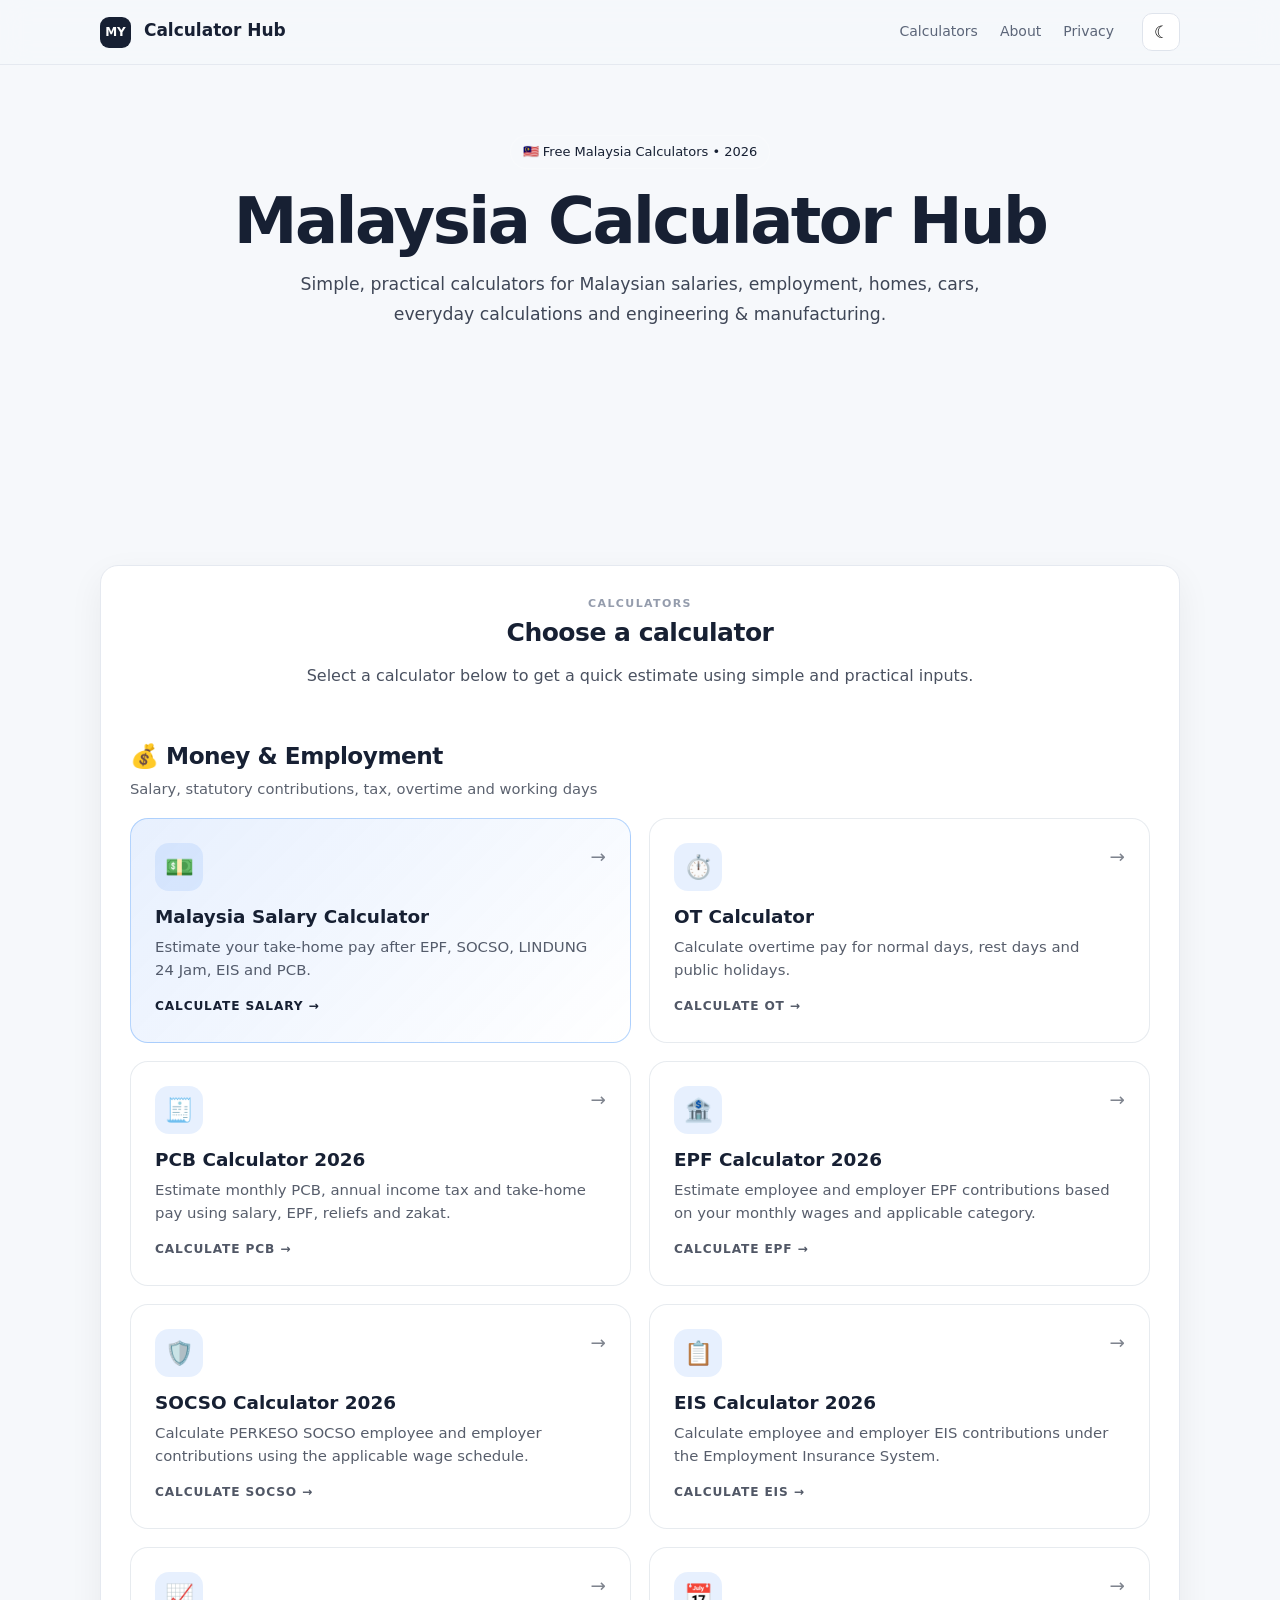
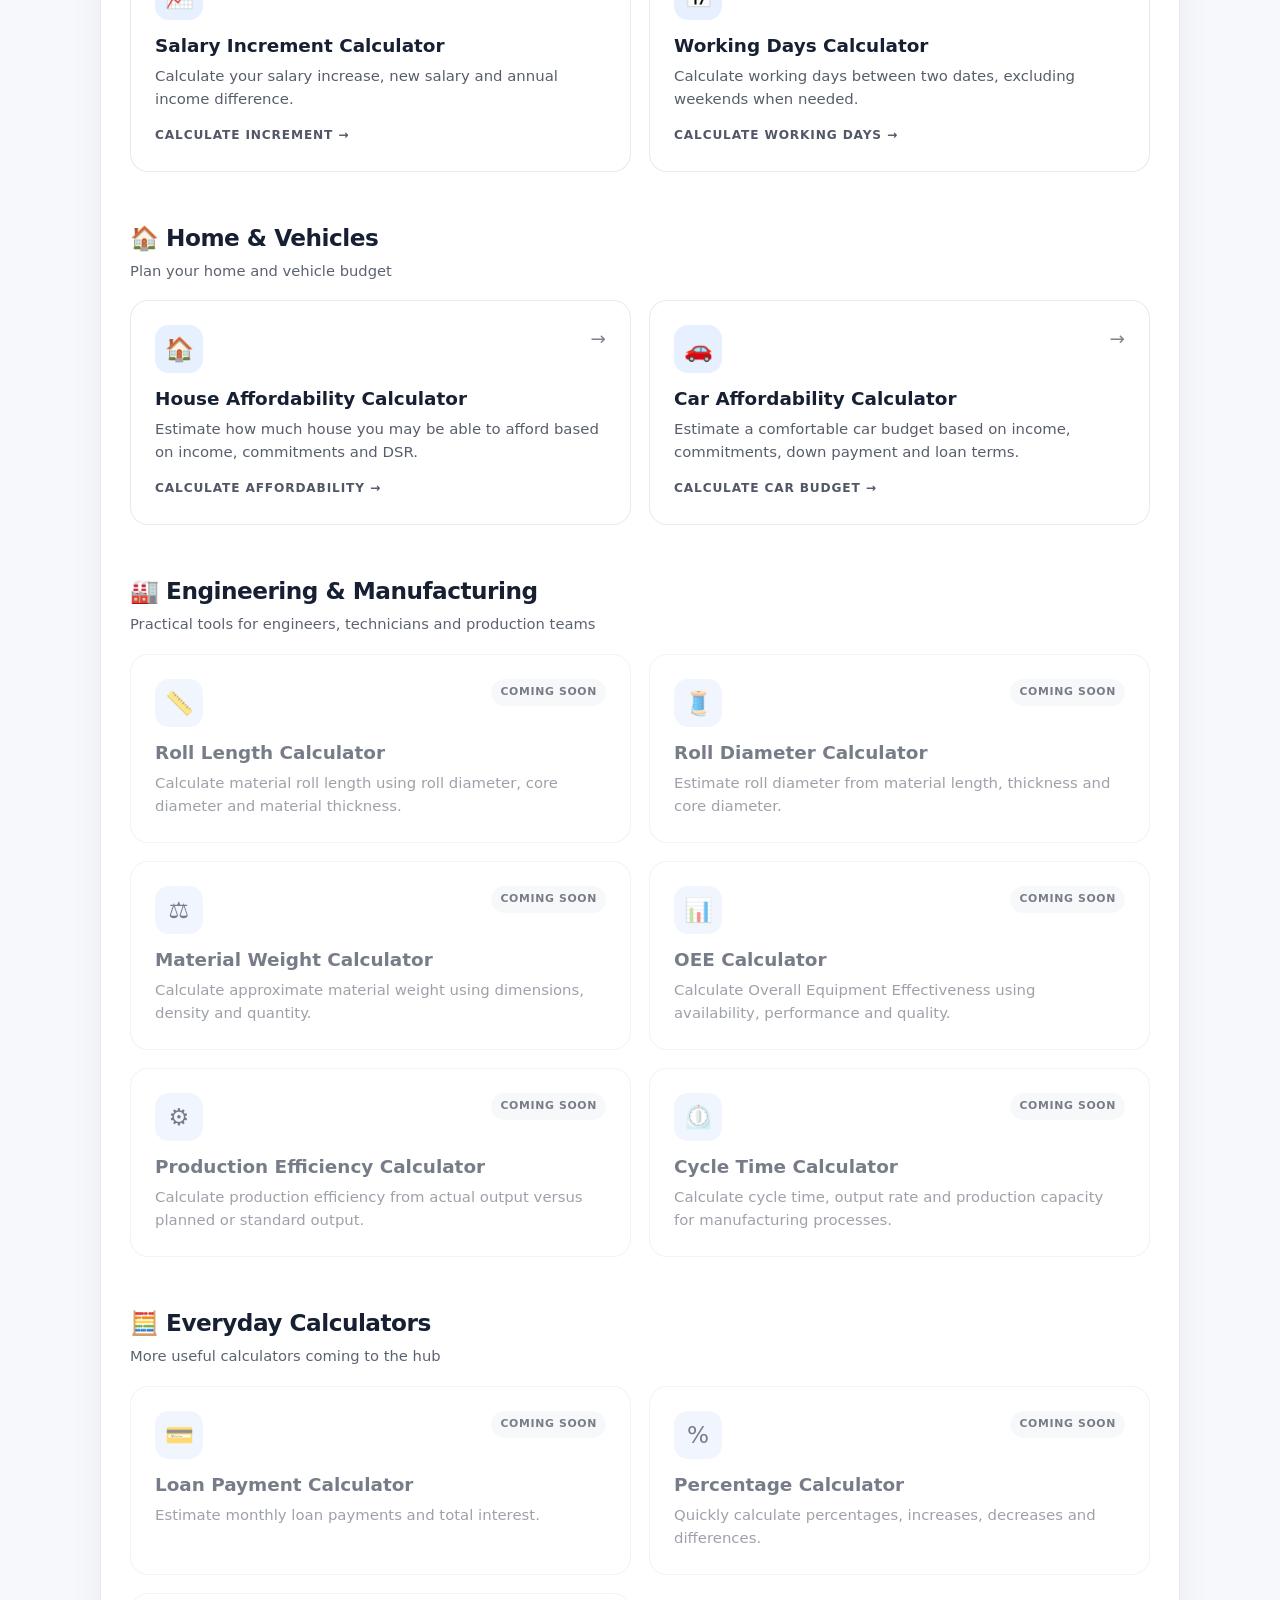
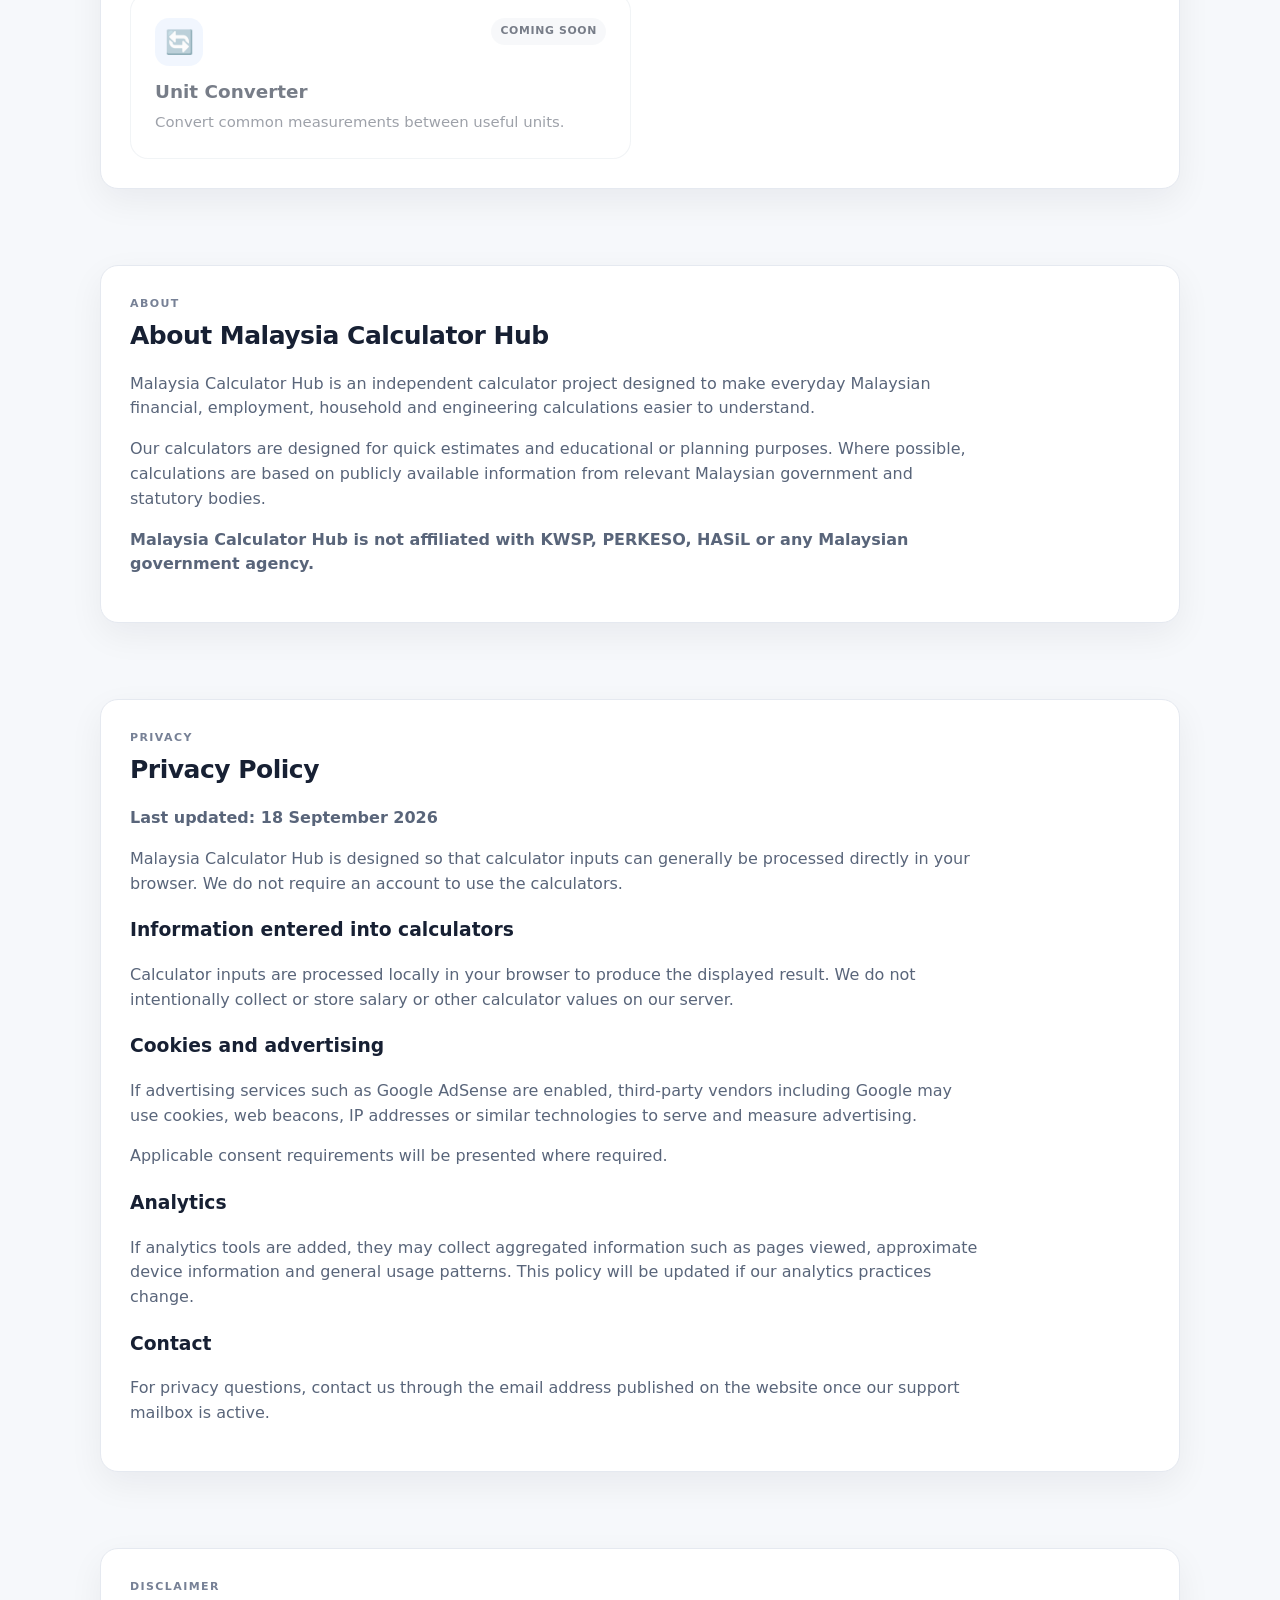
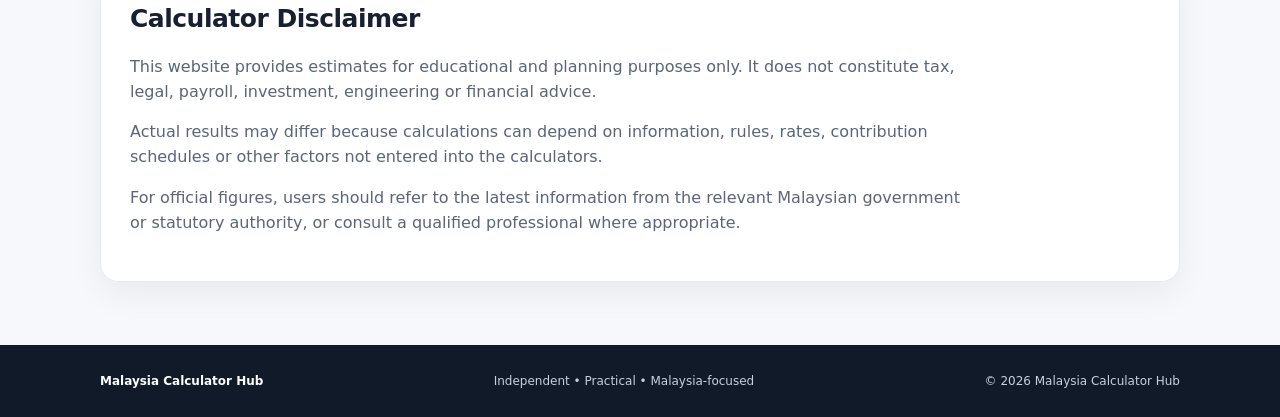
<file: index.html>
<!doctype html>
<html lang="en">

<head>
<!-- Google tag (gtag.js) -->
<script async src="https://www.googletagmanager.com/gtag/js?id=G-N90MJX0CSD"></script>
<script>
  window.dataLayer = window.dataLayer || [];
  function gtag(){dataLayer.push(arguments);}
  gtag('js', new Date());

  gtag('config', 'G-N90MJX0CSD');
</script>
  
  <meta charset="utf-8">

  <meta
    name="viewport"
    content="width=device-width, initial-scale=1"
  >

  <meta
    name="description"
    content="Malaysia Calculator Hub 2026. Free Malaysia calculators for salary, overtime, EPF, SOCSO, EIS, PCB, house affordability, car affordability, salary increments, working days and more."
  >

  <meta
    name="robots"
    content="index, follow"
  >

  <meta
    name="theme-color"
    content="#0f172a"
  >

  <link
    rel="canonical"
    href="https://mycalculatorhub.github.io/"
  >

  <title>Malaysia Calculator Hub 2026 | Free Malaysia Calculators</title>


  <!-- Open Graph -->

  <meta
    property="og:type"
    content="website"
  >

  <meta
    property="og:title"
    content="Malaysia Calculator Hub 2026 | Free Malaysia Calculators"
  >

  <meta
    property="og:description"
    content="Free Malaysia calculators for salary, overtime, EPF, SOCSO, EIS, PCB, house affordability, car affordability, salary increments, working days and more."
  >

  <meta
    property="og:url"
    content="https://mycalculatorhub.github.io/"
  >

  <meta
    property="og:site_name"
    content="Malaysia Calculator Hub"
  >


  <link
    rel="stylesheet"
    href="style.css"
  >


  <!-- Homepage-specific styling -->

  <style>

    /* =========================
       HUB HERO
    ========================= */

    .hub-hero {
      padding: 70px 20px 55px;
      text-align: center;
    }

    .hub-hero-inner {
      max-width: 900px;
      margin: 0 auto;
    }

    .hub-hero h1 {
      margin: 18px 0 14px;
      font-size: clamp(2.2rem, 6vw, 4rem);
      line-height: 1.08;
      letter-spacing: -0.04em;
    }

    .hub-hero p {
      max-width: 700px;
      margin: 0 auto 28px;
      font-size: 1.08rem;
      line-height: 1.7;
      opacity: 0.82;
    }


    /* =========================
       HUB INTRO
    ========================= */

    .hub-intro {
      max-width: 850px;
      margin: 0 auto;
      text-align: center;
    }

    .hub-intro h2 {
      margin-bottom: 10px;
    }

    .hub-intro p {
      margin: 0 auto;
      max-width: 720px;
      line-height: 1.7;
      opacity: 0.78;
    }


    /* =========================
       CATEGORY
    ========================= */

    .hub-category {
      margin-top: 48px;
    }

    .hub-category-head {
      display: flex;
      align-items: flex-end;
      justify-content: space-between;
      gap: 20px;
      margin-bottom: 18px;
    }

    .hub-category-head h2 {
      margin: 0;
      font-size: 1.45rem;
    }

    .hub-category-head p {
      margin: 4px 0 0;
      font-size: 0.92rem;
      opacity: 0.7;
    }


    /* =========================
       CALCULATOR GRID
    ========================= */

    .hub-grid {
      display: grid;
      grid-template-columns: repeat(2, minmax(0, 1fr));
      gap: 18px;
    }


    /* =========================
       ACTIVE CALCULATOR CARD
    ========================= */

    .hub-card {
      display: block;
      text-decoration: none;
      color: inherit;

      padding: 24px;

      border: 1px solid rgba(148, 163, 184, 0.22);
      border-radius: 18px;

      background: rgba(255, 255, 255, 0.025);

      transition:
        transform 0.18s ease,
        border-color 0.18s ease,
        box-shadow 0.18s ease;
    }

    .hub-card:hover {
      transform: translateY(-3px);

      border-color: rgba(96, 165, 250, 0.65);

      box-shadow:
        0 12px 30px rgba(0, 0, 0, 0.12);
    }

    .hub-card-top {
      display: flex;
      align-items: flex-start;
      justify-content: space-between;
      gap: 14px;
      margin-bottom: 14px;
    }

    .hub-icon {
      width: 48px;
      height: 48px;

      display: flex;
      align-items: center;
      justify-content: center;

      border-radius: 14px;

      background: rgba(59, 130, 246, 0.12);

      font-size: 1.45rem;
    }

    .hub-arrow {
      font-size: 1.15rem;
      opacity: 0.55;
    }

    .hub-card h3 {
      margin: 0 0 7px;

      font-size: 1.15rem;
      line-height: 1.3;
    }

    .hub-card p {
      margin: 0;

      font-size: 0.93rem;
      line-height: 1.55;

      opacity: 0.72;
    }

    .hub-card-label {
      display: inline-block;

      margin-top: 15px;

      font-size: 0.76rem;
      font-weight: 700;

      text-transform: uppercase;
      letter-spacing: 0.07em;

      opacity: 0.75;
    }


    /* =========================
       FEATURED SALARY CARD
    ========================= */

    .hub-card.featured {
      border-color: rgba(96, 165, 250, 0.45);
      background:
        linear-gradient(
          135deg,
          rgba(59, 130, 246, 0.12),
          rgba(255, 255, 255, 0.025)
        );
    }

    .hub-card.featured .hub-card-label {
      opacity: 1;
    }


    /* =========================
       COMING SOON
    ========================= */

    .hub-card.coming-soon {
      cursor: default;
      opacity: 0.58;
    }

    .hub-card.coming-soon:hover {
      transform: none;
      border-color: rgba(148, 163, 184, 0.22);
      box-shadow: none;
    }

    .coming-badge {
      display: inline-block;

      padding: 5px 9px;

      border-radius: 999px;

      font-size: 0.68rem;
      font-weight: 700;

      letter-spacing: 0.06em;
      text-transform: uppercase;

      background: rgba(148, 163, 184, 0.12);
    }


    /* =========================
       INFO SECTION
    ========================= */

    .hub-info {
      max-width: 900px;
      margin: 60px auto 0;
    }

    .hub-info h2 {
      margin-bottom: 12px;
    }

    .hub-info p {
      line-height: 1.75;
      opacity: 0.78;
    }


    /* =========================
       MOBILE
    ========================= */

    @media (max-width: 700px) {

      .hub-hero {
        padding: 48px 18px 35px;
      }

      .hub-hero h1 {
        font-size: 2.25rem;
      }

      .hub-hero p {
        font-size: 0.98rem;
      }

      .hub-grid {
        grid-template-columns: 1fr;
      }

      .hub-category-head {
        display: block;
      }

      .hub-category-head p {
        margin-top: 6px;
      }

      .hub-card {
        padding: 20px;
      }

    }

  </style>

</head>


<body>


<!-- =========================
     HEADER
========================= -->

<header class="topbar">

  <div class="nav">

    <a
      class="brand"
      href="index.html"
    >
      <span>MY</span> Calculator Hub
    </a>


    <nav>

      <a href="#calculators">
        Calculators
      </a>

      <a href="#about">
        About
      </a>

      <a href="#privacy">
        Privacy
      </a>

    </nav>


    <button
      id="themeToggle"
      class="icon-btn"
      aria-label="Toggle dark mode"
      type="button"
    >
      ☾
    </button>

  </div>

</header>



<main id="top">


<!-- =========================
     HERO
========================= -->

<section class="hub-hero">

  <div class="hub-hero-inner">

    <div class="pill">
      🇲🇾 Free Malaysia Calculators • 2026
    </div>


    <h1>
      Malaysia Calculator Hub
    </h1>


    <p>
      Simple, practical calculators for Malaysian salaries,
      employment, homes, cars, everyday calculations and
      engineering & manufacturing.
    </p>


  </div>

</section>



<!-- =========================
     ADVERTISEMENT
========================= -->

<section
  class="ad-slot"
  aria-label="Advertisement"
>

  <span>
    Advertisement
  </span>

  <!-- AdSense unit can be placed here after approval -->

</section>



<!-- =========================
     CALCULATORS
========================= -->

<section
  class="section"
  id="calculators"
>

  <div class="content-card">


    <div class="hub-intro">

      <p class="eyebrow">
        CALCULATORS
      </p>

      <h2>
        Choose a calculator
      </h2>

      <p>
        Select a calculator below to get a quick estimate using
        simple and practical inputs.
      </p>

    </div>



    <!-- =========================
         MONEY & EMPLOYMENT
    ========================= -->

    <div class="hub-category">

      <div class="hub-category-head">

        <div>

          <h2>
            💰 Money & Employment
          </h2>

          <p>
            Salary, statutory contributions, tax, overtime and working days
          </p>

        </div>

      </div>


      <div class="hub-grid">


        <!-- SALARY -->

        <a
          class="hub-card featured"
          href="salary-calculator.html"
        >

          <div class="hub-card-top">

            <div class="hub-icon">
              💵
            </div>

            <span class="hub-arrow">
              →
            </span>

          </div>


          <h3>
            Malaysia Salary Calculator
          </h3>

          <p>
            Estimate your take-home pay after EPF, SOCSO,
            LINDUNG 24 Jam, EIS and PCB.
          </p>

          <span class="hub-card-label">
            Calculate salary →
          </span>

        </a>



        <!-- OT -->

        <a
          class="hub-card"
          href="ot-calculator.html"
        >

          <div class="hub-card-top">

            <div class="hub-icon">
              ⏱️
            </div>

            <span class="hub-arrow">
              →
            </span>

          </div>


          <h3>
            OT Calculator
          </h3>

          <p>
            Calculate overtime pay for normal days,
            rest days and public holidays.
          </p>

          <span class="hub-card-label">
            Calculate OT →
          </span>

        </a>



        <!-- PCB -->

        <a
          class="hub-card"
          href="pcb-calculator.html"
        >

          <div class="hub-card-top">

            <div class="hub-icon">
              🧾
            </div>

            <span class="hub-arrow">
              →
            </span>

          </div>


          <h3>
            PCB Calculator 2026
          </h3>

          <p>
            Estimate monthly PCB, annual income tax and
            take-home pay using salary, EPF, reliefs and zakat.
          </p>

          <span class="hub-card-label">
            Calculate PCB →
          </span>

        </a>



        <!-- EPF -->

        <a
          class="hub-card"
          href="epf-calculator.html"
        >

          <div class="hub-card-top">

            <div class="hub-icon">
              🏦
            </div>

            <span class="hub-arrow">
              →
            </span>

          </div>


          <h3>
            EPF Calculator 2026
          </h3>

          <p>
            Estimate employee and employer EPF contributions
            based on your monthly wages and applicable category.
          </p>

          <span class="hub-card-label">
            Calculate EPF →
          </span>

        </a>



        <!-- SOCSO -->

        <a
          class="hub-card"
          href="socso-calculator.html"
        >

          <div class="hub-card-top">

            <div class="hub-icon">
              🛡️
            </div>

            <span class="hub-arrow">
              →
            </span>

          </div>


          <h3>
            SOCSO Calculator 2026
          </h3>

          <p>
            Calculate PERKESO SOCSO employee and employer
            contributions using the applicable wage schedule.
          </p>

          <span class="hub-card-label">
            Calculate SOCSO →
          </span>

        </a>



        <!-- EIS -->

        <a
          class="hub-card"
          href="eis-calculator.html"
        >

          <div class="hub-card-top">

            <div class="hub-icon">
              📋
            </div>

            <span class="hub-arrow">
              →
            </span>

          </div>


          <h3>
            EIS Calculator 2026
          </h3>

          <p>
            Calculate employee and employer EIS contributions
            under the Employment Insurance System.
          </p>

          <span class="hub-card-label">
            Calculate EIS →
          </span>

        </a>



        <!-- SALARY INCREMENT -->

        <a
          class="hub-card"
          href="salary-increment.html"
        >

          <div class="hub-card-top">

            <div class="hub-icon">
              📈
            </div>

            <span class="hub-arrow">
              →
            </span>

          </div>


          <h3>
            Salary Increment Calculator
          </h3>

          <p>
            Calculate your salary increase, new salary
            and annual income difference.
          </p>

          <span class="hub-card-label">
            Calculate increment →
          </span>

        </a>



        <!-- WORKING DAYS -->

        <a
          class="hub-card"
          href="working-days.html"
        >

          <div class="hub-card-top">

            <div class="hub-icon">
              📅
            </div>

            <span class="hub-arrow">
              →
            </span>

          </div>


          <h3>
            Working Days Calculator
          </h3>

          <p>
            Calculate working days between two dates,
            excluding weekends when needed.
          </p>

          <span class="hub-card-label">
            Calculate working days →
          </span>

        </a>


      </div>

    </div>



    <!-- =========================
         HOME & VEHICLES
    ========================= -->

    <div class="hub-category">

      <div class="hub-category-head">

        <div>

          <h2>
            🏠 Home & Vehicles
          </h2>

          <p>
            Plan your home and vehicle budget
          </p>

        </div>

      </div>


      <div class="hub-grid">


        <!-- HOUSE -->

        <a
          class="hub-card"
          href="house-affordability.html"
        >

          <div class="hub-card-top">

            <div class="hub-icon">
              🏠
            </div>

            <span class="hub-arrow">
              →
            </span>

          </div>


          <h3>
            House Affordability Calculator
          </h3>

          <p>
            Estimate how much house you may be able to afford
            based on income, commitments and DSR.
          </p>

          <span class="hub-card-label">
            Calculate affordability →
          </span>

        </a>



        <!-- CAR -->

        <a
          class="hub-card"
          href="car-affordability.html"
        >

          <div class="hub-card-top">

            <div class="hub-icon">
              🚗
            </div>

            <span class="hub-arrow">
              →
            </span>

          </div>


          <h3>
            Car Affordability Calculator
          </h3>

          <p>
            Estimate a comfortable car budget based on income,
            commitments, down payment and loan terms.
          </p>

          <span class="hub-card-label">
            Calculate car budget →
          </span>

        </a>


      </div>

    </div>



    <!-- =========================
         ENGINEERING
    ========================= -->

    <div class="hub-category">

      <div class="hub-category-head">

        <div>

          <h2>
            🏭 Engineering & Manufacturing
          </h2>

          <p>
            Practical tools for engineers, technicians and production teams
          </p>

        </div>

      </div>


      <div class="hub-grid">


        <!-- ROLL LENGTH -->

        <div class="hub-card coming-soon">

          <div class="hub-card-top">

            <div class="hub-icon">
              📏
            </div>

            <span class="coming-badge">
              Coming Soon
            </span>

          </div>


          <h3>
            Roll Length Calculator
          </h3>

          <p>
            Calculate material roll length using roll diameter,
            core diameter and material thickness.
          </p>

        </div>



        <!-- ROLL DIAMETER -->

        <div class="hub-card coming-soon">

          <div class="hub-card-top">

            <div class="hub-icon">
              🧵
            </div>

            <span class="coming-badge">
              Coming Soon
            </span>

          </div>


          <h3>
            Roll Diameter Calculator
          </h3>

          <p>
            Estimate roll diameter from material length,
            thickness and core diameter.
          </p>

        </div>



        <!-- MATERIAL WEIGHT -->

        <div class="hub-card coming-soon">

          <div class="hub-card-top">

            <div class="hub-icon">
              ⚖️
            </div>

            <span class="coming-badge">
              Coming Soon
            </span>

          </div>


          <h3>
            Material Weight Calculator
          </h3>

          <p>
            Calculate approximate material weight using
            dimensions, density and quantity.
          </p>

        </div>



        <!-- OEE -->

        <div class="hub-card coming-soon">

          <div class="hub-card-top">

            <div class="hub-icon">
              📊
            </div>

            <span class="coming-badge">
              Coming Soon
            </span>

          </div>


          <h3>
            OEE Calculator
          </h3>

          <p>
            Calculate Overall Equipment Effectiveness using
            availability, performance and quality.
          </p>

        </div>



        <!-- PRODUCTION EFFICIENCY -->

        <div class="hub-card coming-soon">

          <div class="hub-card-top">

            <div class="hub-icon">
              ⚙️
            </div>

            <span class="coming-badge">
              Coming Soon
            </span>

          </div>


          <h3>
            Production Efficiency Calculator
          </h3>

          <p>
            Calculate production efficiency from actual output
            versus planned or standard output.
          </p>

        </div>



        <!-- CYCLE TIME -->

        <div class="hub-card coming-soon">

          <div class="hub-card-top">

            <div class="hub-icon">
              ⏲️
            </div>

            <span class="coming-badge">
              Coming Soon
            </span>

          </div>


          <h3>
            Cycle Time Calculator
          </h3>

          <p>
            Calculate cycle time, output rate and production
            capacity for manufacturing processes.
          </p>

        </div>


      </div>

    </div>



    <!-- =========================
         EVERYDAY
    ========================= -->

    <div class="hub-category">

      <div class="hub-category-head">

        <div>

          <h2>
            🧮 Everyday Calculators
          </h2>

          <p>
            More useful calculators coming to the hub
          </p>

        </div>

      </div>


      <div class="hub-grid">


        <!-- LOAN -->

        <div class="hub-card coming-soon">

          <div class="hub-card-top">

            <div class="hub-icon">
              💳
            </div>

            <span class="coming-badge">
              Coming Soon
            </span>

          </div>


          <h3>
            Loan Payment Calculator
          </h3>

          <p>
            Estimate monthly loan payments and total interest.
          </p>

        </div>



        <!-- PERCENTAGE -->

        <div class="hub-card coming-soon">

          <div class="hub-card-top">

            <div class="hub-icon">
              %
            </div>

            <span class="coming-badge">
              Coming Soon
            </span>

          </div>


          <h3>
            Percentage Calculator
          </h3>

          <p>
            Quickly calculate percentages, increases,
            decreases and differences.
          </p>

        </div>



        <!-- UNIT -->

        <div class="hub-card coming-soon">

          <div class="hub-card-top">

            <div class="hub-icon">
              🔄
            </div>

            <span class="coming-badge">
              Coming Soon
            </span>

          </div>


          <h3>
            Unit Converter
          </h3>

          <p>
            Convert common measurements between useful units.
          </p>

        </div>


      </div>

    </div>


  </div>

</section>



<!-- =========================
     ABOUT
========================= -->

<section
  class="section"
  id="about"
>

  <div class="content-card">

    <p class="eyebrow">
      ABOUT
    </p>

    <h2>
      About Malaysia Calculator Hub
    </h2>


    <p>
      Malaysia Calculator Hub is an independent calculator project
      designed to make everyday Malaysian financial, employment,
      household and engineering calculations easier to understand.
    </p>


    <p>
      Our calculators are designed for quick estimates and educational
      or planning purposes. Where possible, calculations are based on
      publicly available information from relevant Malaysian government
      and statutory bodies.
    </p>


    <p>
      <b>
        Malaysia Calculator Hub is not affiliated with KWSP, PERKESO,
        HASiL or any Malaysian government agency.
      </b>
    </p>

  </div>

</section>



<!-- =========================
     PRIVACY
========================= -->

<section
  class="section"
  id="privacy"
>

  <div class="content-card">

    <p class="eyebrow">
      PRIVACY
    </p>

    <h2>
      Privacy Policy
    </h2>


    <p>
      <b>
        Last updated: 18 September 2026
      </b>
    </p>


    <p>
      Malaysia Calculator Hub is designed so that calculator inputs
      can generally be processed directly in your browser. We do not
      require an account to use the calculators.
    </p>


    <h3>
      Information entered into calculators
    </h3>

    <p>
      Calculator inputs are processed locally in your browser to produce
      the displayed result. We do not intentionally collect or store
      salary or other calculator values on our server.
    </p>


    <h3>
      Cookies and advertising
    </h3>

    <p>
      If advertising services such as Google AdSense are enabled,
      third-party vendors including Google may use cookies, web beacons,
      IP addresses or similar technologies to serve and measure advertising.
    </p>


    <p>
      Applicable consent requirements will be presented where required.
    </p>


    <h3>
      Analytics
    </h3>

    <p>
      If analytics tools are added, they may collect aggregated information
      such as pages viewed, approximate device information and general
      usage patterns. This policy will be updated if our analytics practices
      change.
    </p>


    <h3>
      Contact
    </h3>

    <p>
      For privacy questions, contact us through the email address published
      on the website once our support mailbox is active.
    </p>

  </div>

</section>



<!-- =========================
     DISCLAIMER
========================= -->

<section class="section">

  <div class="content-card">

    <p class="eyebrow">
      DISCLAIMER
    </p>

    <h2>
      Calculator Disclaimer
    </h2>


    <p>
      This website provides estimates for educational and planning
      purposes only. It does not constitute tax, legal, payroll,
      investment, engineering or financial advice.
    </p>


    <p>
      Actual results may differ because calculations can depend on
      information, rules, rates, contribution schedules or other
      factors not entered into the calculators.
    </p>


    <p>
      For official figures, users should refer to the latest information
      from the relevant Malaysian government or statutory authority,
      or consult a qualified professional where appropriate.
    </p>

  </div>

</section>


</main>



<!-- =========================
     FOOTER
========================= -->

<footer>

  <div class="footer-inner">

    <b>
      Malaysia Calculator Hub
    </b>

    <span>
      Independent • Practical • Malaysia-focused
    </span>

    <span>
      © 2026 Malaysia Calculator Hub
    </span>

  </div>

</footer>



<script src="script.js"></script>

</body>

</html>
</file>
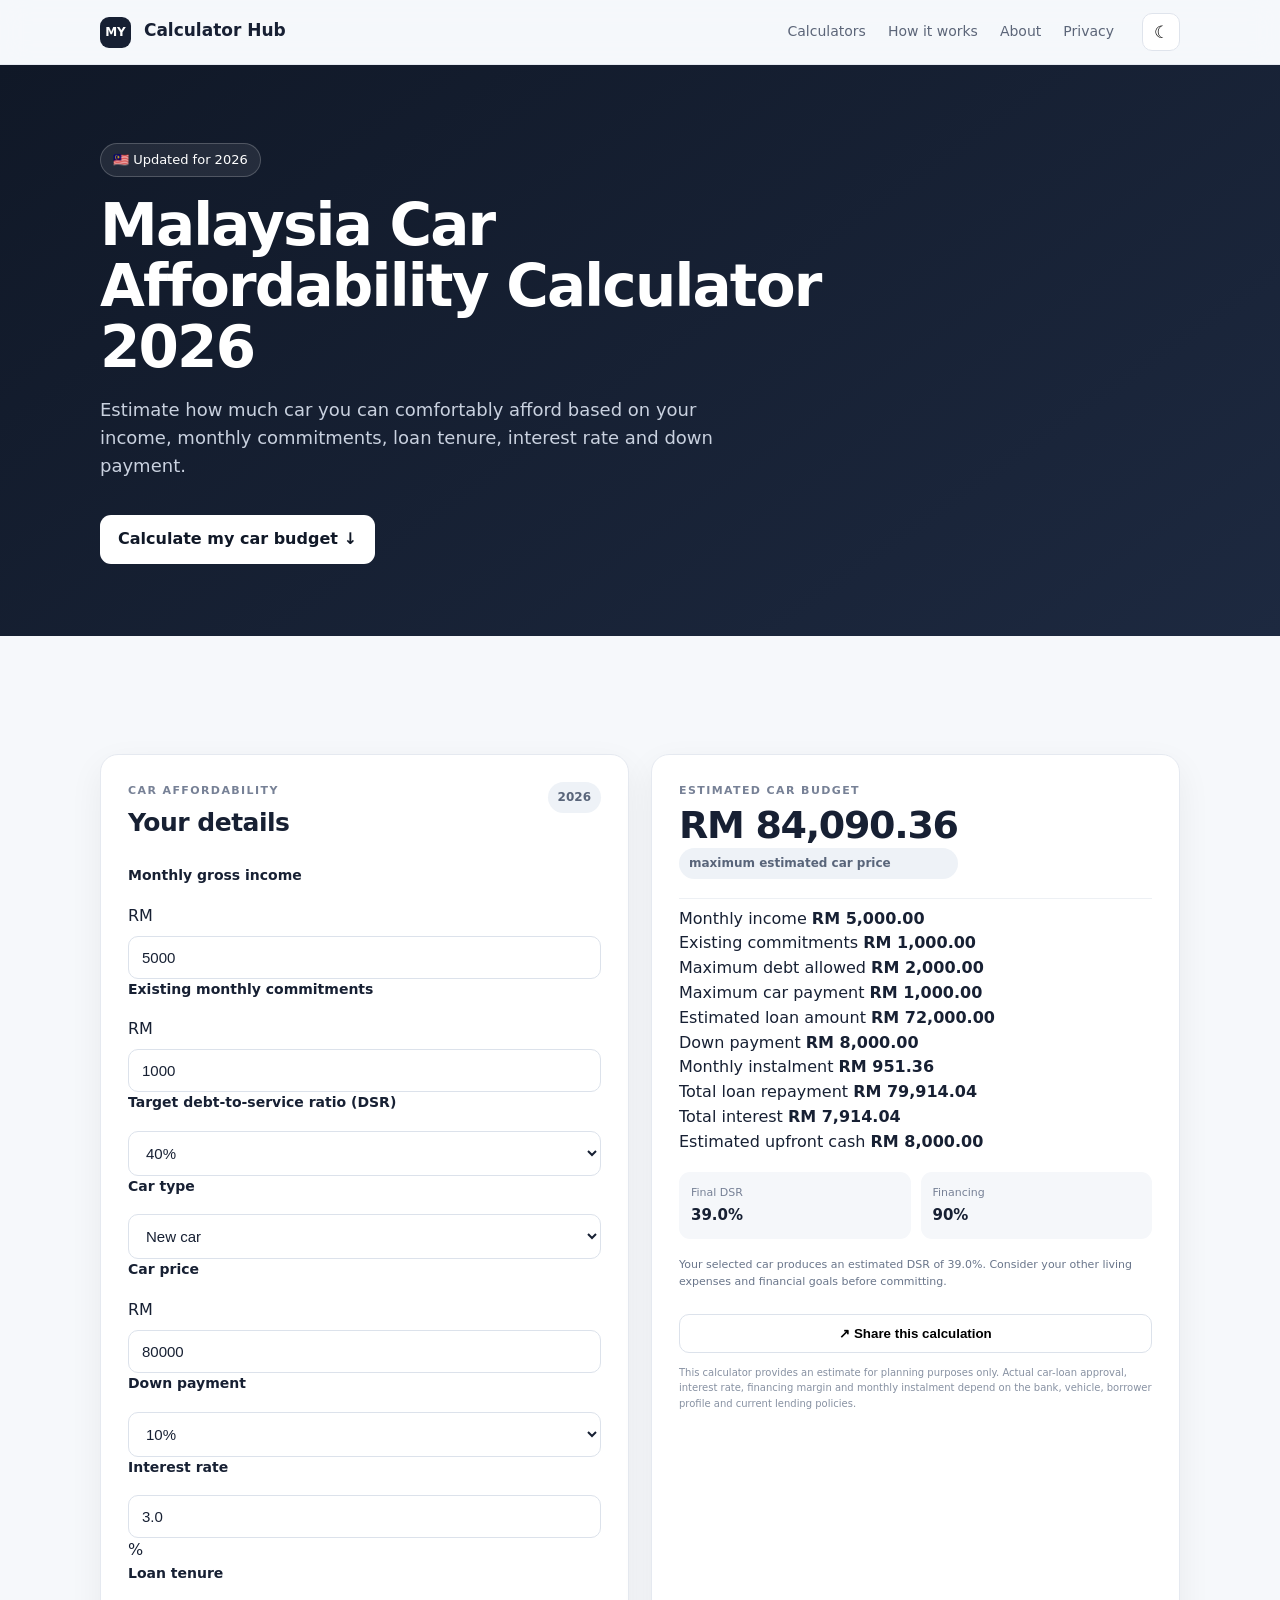
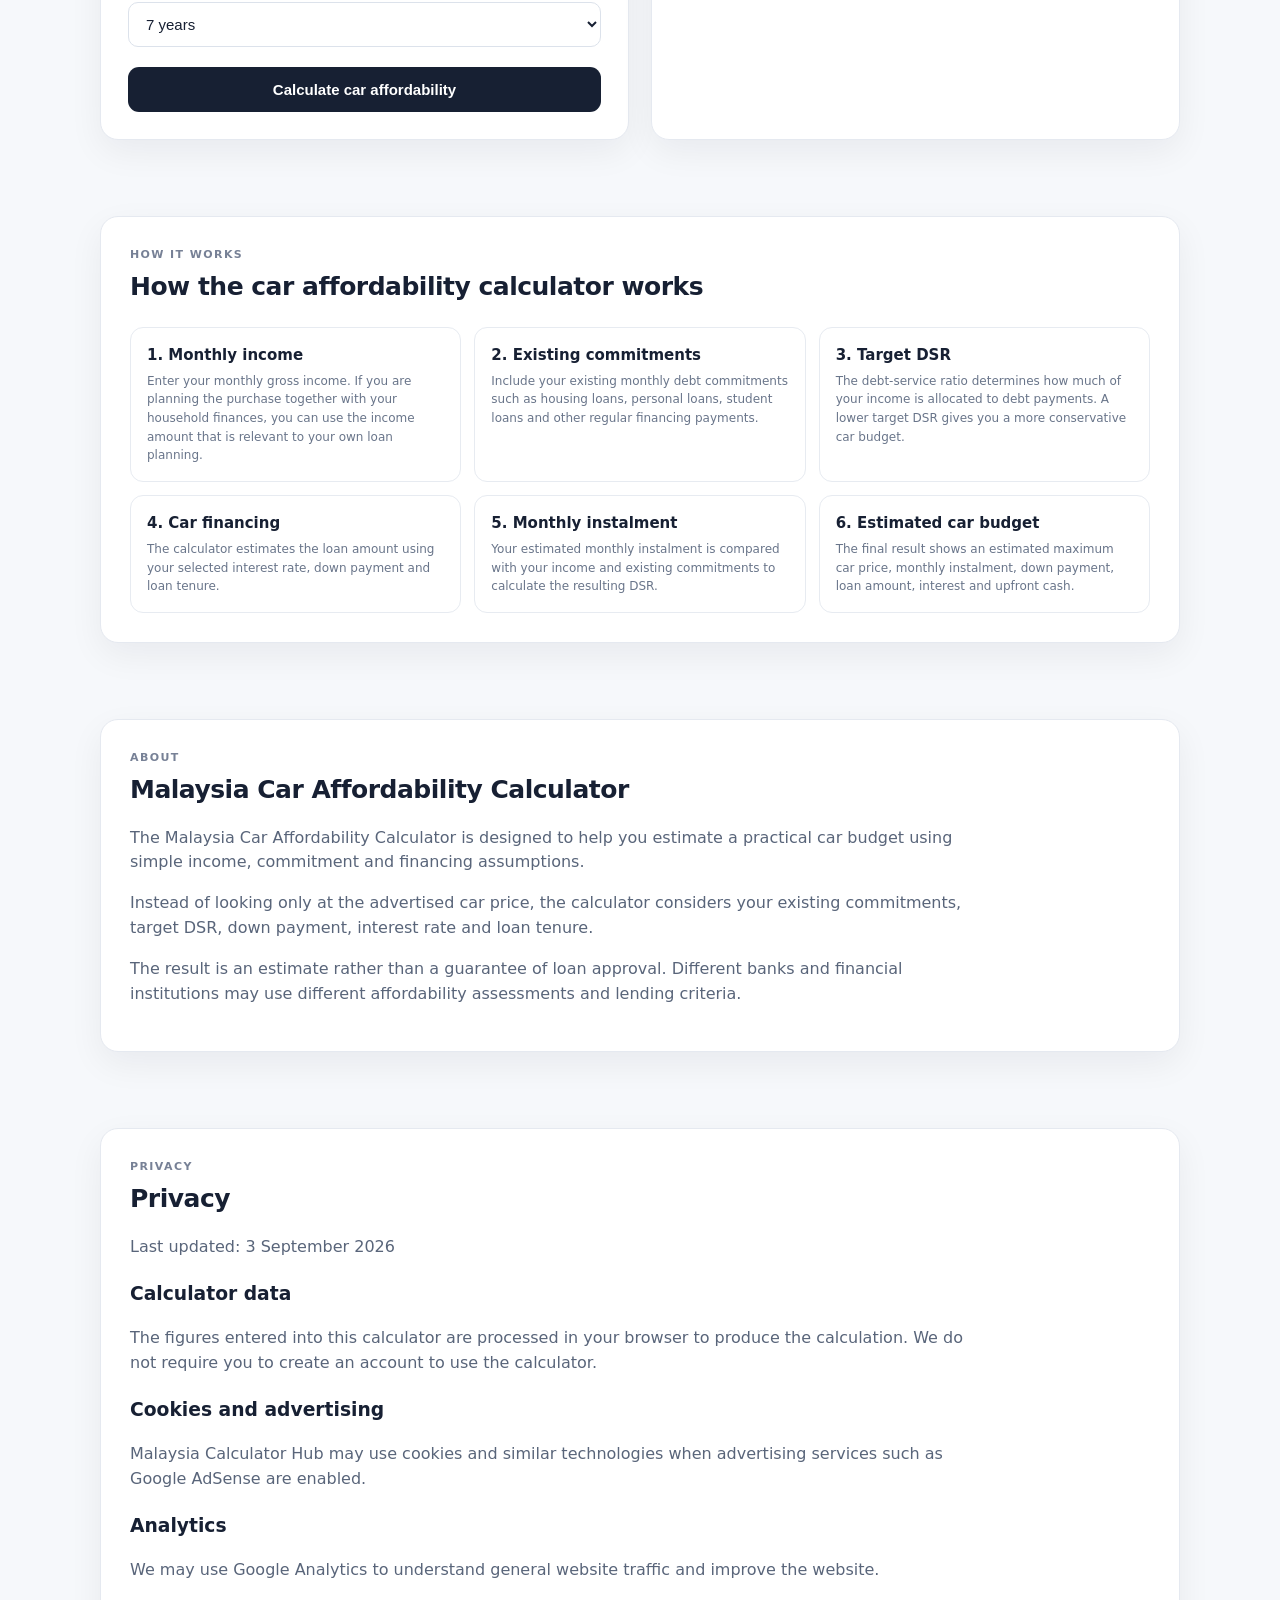
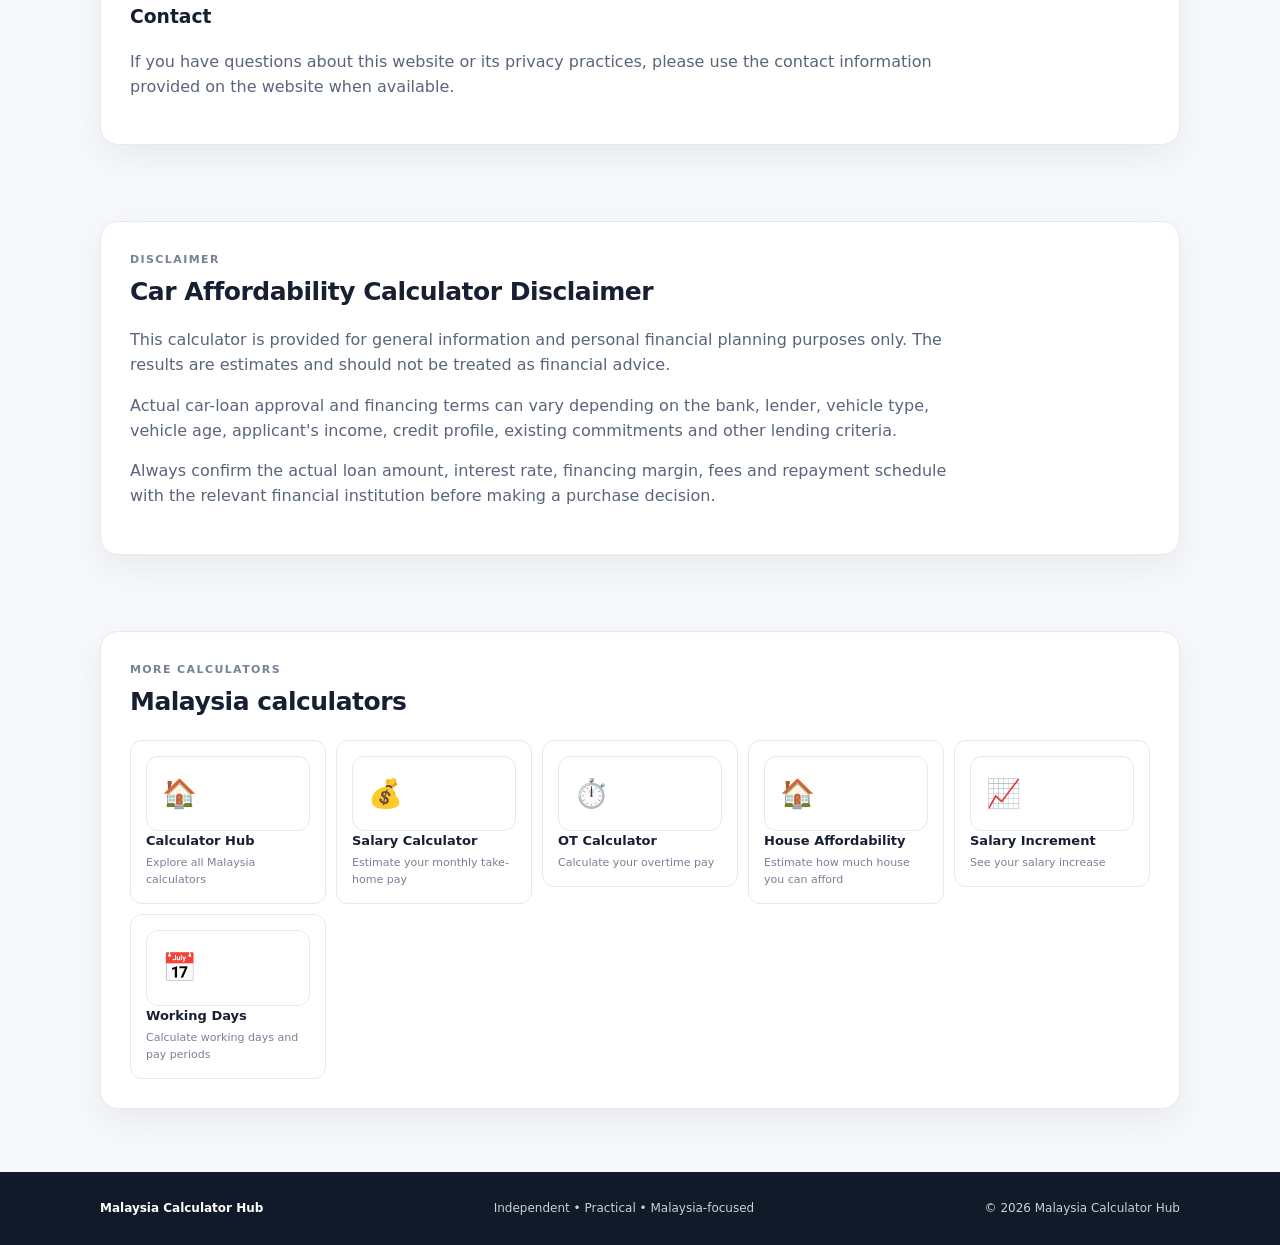
<file: car-affordability.html>
<!doctype html>
<html lang="en">
<head>
  <meta charset="utf-8">

  <meta name="viewport" content="width=device-width, initial-scale=1">

  <meta name="description" content="Malaysia Car Affordability Calculator 2026. Estimate a comfortable car price and monthly instalment based on your income, commitments, down payment and loan tenure.">

  <meta name="robots" content="index, follow">

  <meta name="theme-color" content="#0f172a">

  <link rel="canonical" href="https://mycalculatorhub.github.io/car-affordability.html">

  <title>Malaysia Car Affordability Calculator 2026 | How Much Car Can I Afford?</title>

  <meta property="og:title" content="Malaysia Car Affordability Calculator 2026">
  <meta property="og:description" content="Estimate a comfortable car budget and monthly instalment based on your income and financial commitments.">
  <meta property="og:type" content="website">
  <meta property="og:url" content="https://mycalculatorhub.github.io/car-affordability.html">

  <link rel="stylesheet" href="style.css">

  <!-- Google Analytics -->
  <script async src="https://www.googletagmanager.com/gtag/js?id=G-N90MJX0CSD"></script>
  <script>
    window.dataLayer = window.dataLayer || [];
    function gtag(){dataLayer.push(arguments);}
    gtag('js', new Date());
    gtag('config', 'G-N90MJX0CSD');
  </script>

  <!-- Google AdSense - add your publisher code when approved -->
  <!--
  <script async
    src="https://pagead2.googlesyndication.com/pagead/js/adsbygoogle.js?client=YOUR_CLIENT_ID"
    crossorigin="anonymous"></script>
  -->
</head>

<body>

<header class="topbar">
  <div class="nav">

    <a class="brand" href="index.html">
      <span>MY</span> Calculator Hub
    </a>

    <nav>
      <a href="index.html">Calculators</a>
      <a href="#how">How it works</a>
      <a href="#about">About</a>
      <a href="#privacy">Privacy</a>
    </nav>

    <button
      id="themeToggle"
      class="icon-btn"
      aria-label="Toggle dark mode"
      type="button"
    >☾</button>

  </div>
</header>


<main id="top">

  <!-- HERO -->
  <section class="hero">

    <div class="hero-inner">

      <div class="pill">
        🇲🇾 Updated for 2026
      </div>

      <h1>
        Malaysia Car Affordability Calculator 2026
      </h1>

      <p>
        Estimate how much car you can comfortably afford based on your income,
        monthly commitments, loan tenure, interest rate and down payment.
      </p>

      <a class="hero-btn" href="#calculator">
        Calculate my car budget ↓
      </a>

    </div>

  </section>


  <!-- AD -->
  <section class="ad-slot" aria-label="Advertisement">
    <span>Advertisement</span>

    <!-- AdSense ad unit goes here -->
  </section>


  <!-- CALCULATOR -->
  <section id="calculator" class="section">

    <div class="calculator-grid">

      <!-- INPUT CARD -->
      <div class="card input-card">

        <div class="section-head">

          <div>
            <div class="eyebrow">
              CAR AFFORDABILITY
            </div>

            <h2>
              Your details
            </h2>
          </div>

          <span class="year-badge">
            2026
          </span>

        </div>


        <!-- MONTHLY INCOME -->
        <label for="carIncome">
          Monthly gross income
        </label>

        <div class="input-wrap">
          <span>RM</span>

          <input
            id="carIncome"
            type="number"
            min="0"
            step="100"
            value="5000"
            inputmode="decimal"
            autocomplete="off"
          >
        </div>


        <!-- COMMITMENTS -->
        <label for="carCommitments">
          Existing monthly commitments
        </label>

        <div class="input-wrap">
          <span>RM</span>

          <input
            id="carCommitments"
            type="number"
            min="0"
            step="100"
            value="1000"
            inputmode="decimal"
            autocomplete="off"
          >
        </div>


        <!-- TARGET DSR -->
        <label for="carDsr">
          Target debt-to-service ratio (DSR)
        </label>

        <select id="carDsr">

          <option value="30">30% — Conservative</option>
          <option value="35">35%</option>
          <option value="40" selected>40%</option>
          <option value="45">45%</option>
          <option value="50">50%</option>
          <option value="60">60% — Higher</option>

        </select>


        <!-- CAR TYPE -->
        <label for="carType">
          Car type
        </label>

        <select id="carType">

          <option value="new" selected>
            New car
          </option>

          <option value="used">
            Used car
          </option>

        </select>


        <!-- CAR PRICE -->
        <label for="carPrice">
          Car price
        </label>

        <div class="input-wrap">
          <span>RM</span>

          <input
            id="carPrice"
            type="number"
            min="0"
            step="1000"
            value="80000"
            inputmode="decimal"
            autocomplete="off"
          >
        </div>


        <!-- DOWN PAYMENT -->
        <label for="carDownPayment">
          Down payment
        </label>

        <select id="carDownPayment">

          <option value="10" selected>
            10%
          </option>

          <option value="15">
            15%
          </option>

          <option value="20">
            20%
          </option>

          <option value="30">
            30%
          </option>

        </select>


        <!-- INTEREST RATE -->
        <label for="carInterestRate">
          Interest rate
        </label>

        <div class="input-wrap">

          <input
            id="carInterestRate"
            type="number"
            min="0"
            step="0.1"
            value="3.0"
            inputmode="decimal"
            autocomplete="off"
          >

          <span>%</span>

        </div>


        <!-- LOAN TENURE -->
        <label for="carTenure">
          Loan tenure
        </label>

        <select id="carTenure">

          <option value="3">
            3 years
          </option>

          <option value="5">
            5 years
          </option>

          <option value="7" selected>
            7 years
          </option>

          <option value="9">
            9 years
          </option>

        </select>


        <button
          id="calculateCarBtn"
          class="calculate-btn"
          type="button"
        >
          Calculate car affordability
        </button>

      </div>


      <!-- RESULT CARD -->
      <div class="card result-card" id="results">

        <div class="result-top">

          <div>

            <div class="eyebrow">
              ESTIMATED CAR BUDGET
            </div>

            <div
              id="maxCarPrice"
              class="take-home"
            >
              RM 0.00
            </div>

            <div class="mini-chip">
              maximum estimated car price
            </div>

          </div>

        </div>


        <!-- RESULT BREAKDOWN -->

        <div class="breakdown">

          <div class="breakdown-row">

            <span>
              Monthly income
            </span>

            <strong id="resultIncome">
              RM 0.00
            </strong>

          </div>


          <div class="breakdown-row">

            <span>
              Existing commitments
            </span>

            <strong id="resultCommitments">
              RM 0.00
            </strong>

          </div>


          <div class="breakdown-row">

            <span>
              Maximum debt allowed
            </span>

            <strong id="resultMaxDebt">
              RM 0.00
            </strong>

          </div>


          <div class="breakdown-row">

            <span>
              Maximum car payment
            </span>

            <strong id="maxCarPayment">
              RM 0.00
            </strong>

          </div>


          <div class="breakdown-row">

            <span>
              Estimated loan amount
            </span>

            <strong id="loanAmount">
              RM 0.00
            </strong>

          </div>


          <div class="breakdown-row">

            <span>
              Down payment
            </span>

            <strong id="downPaymentAmount">
              RM 0.00
            </strong>

          </div>


          <div class="breakdown-row">

            <span>
              Monthly instalment
            </span>

            <strong id="monthlyPayment">
              RM 0.00
            </strong>

          </div>


          <div class="breakdown-row">

            <span>
              Total loan repayment
            </span>

            <strong id="totalRepayment">
              RM 0.00
            </strong>

          </div>


          <div class="breakdown-row">

            <span>
              Total interest
            </span>

            <strong id="totalInterest">
              RM 0.00
            </strong>

          </div>


          <div class="breakdown-row">

            <span>
              Estimated upfront cash
            </span>

            <strong id="upfrontCash">
              RM 0.00
            </strong>

          </div>

        </div>


        <!-- ANNUAL / DSR GRID -->

        <div class="annual-grid">

          <div>
            <span>
              Final DSR
            </span>

            <strong id="finalDsr">
              0%
            </strong>
          </div>


          <div>
            <span>
              Financing
            </span>

            <strong id="financingRate">
              90%
            </strong>
          </div>

        </div>


        <p
          id="carStatus"
          class="result-note"
        >
          Enter your details and calculate your estimated car budget.
        </p>


        <!-- SHARE -->
        <button
          id="shareCarBtn"
          class="share-btn"
          type="button"
        >
          ↗ Share this calculation
        </button>


        <p class="disclaimer">
          This calculator provides an estimate for planning purposes only.
          Actual car-loan approval, interest rate, financing margin and monthly
          instalment depend on the bank, vehicle, borrower profile and current
          lending policies.
        </p>

      </div>

    </div>

  </section>


  <!-- HOW IT WORKS -->
  <section class="section" id="how">

    <div class="content-card">

      <div class="eyebrow">
        HOW IT WORKS
      </div>

      <h2>
        How the car affordability calculator works
      </h2>

      <div class="info-grid">

        <article>

          <h3>
            1. Monthly income
          </h3>

          <p>
            Enter your monthly gross income. If you are planning the purchase
            together with your household finances, you can use the income
            amount that is relevant to your own loan planning.
          </p>

        </article>


        <article>

          <h3>
            2. Existing commitments
          </h3>

          <p>
            Include your existing monthly debt commitments such as housing
            loans, personal loans, student loans and other regular financing
            payments.
          </p>

        </article>


        <article>

          <h3>
            3. Target DSR
          </h3>

          <p>
            The debt-service ratio determines how much of your income is
            allocated to debt payments. A lower target DSR gives you a more
            conservative car budget.
          </p>

        </article>


        <article>

          <h3>
            4. Car financing
          </h3>

          <p>
            The calculator estimates the loan amount using your selected
            interest rate, down payment and loan tenure.
          </p>

        </article>


        <article>

          <h3>
            5. Monthly instalment
          </h3>

          <p>
            Your estimated monthly instalment is compared with your income and
            existing commitments to calculate the resulting DSR.
          </p>

        </article>


        <article>

          <h3>
            6. Estimated car budget
          </h3>

          <p>
            The final result shows an estimated maximum car price, monthly
            instalment, down payment, loan amount, interest and upfront cash.
          </p>

        </article>

      </div>

    </div>

  </section>


  <!-- ABOUT -->
  <section class="section" id="about">

    <div class="content-card">

      <div class="eyebrow">
        ABOUT
      </div>

      <h2>
        Malaysia Car Affordability Calculator
      </h2>

      <p>
        The Malaysia Car Affordability Calculator is designed to help you
        estimate a practical car budget using simple income, commitment and
        financing assumptions.
      </p>

      <p>
        Instead of looking only at the advertised car price, the calculator
        considers your existing commitments, target DSR, down payment,
        interest rate and loan tenure.
      </p>

      <p>
        The result is an estimate rather than a guarantee of loan approval.
        Different banks and financial institutions may use different
        affordability assessments and lending criteria.
      </p>

    </div>

  </section>


  <!-- PRIVACY -->
  <section class="section" id="privacy">

    <div class="content-card">

      <div class="eyebrow">
        PRIVACY
      </div>

      <h2>
        Privacy
      </h2>

      <p>
        Last updated: 3 September 2026
      </p>

      <h3>
        Calculator data
      </h3>

      <p>
        The figures entered into this calculator are processed in your
        browser to produce the calculation. We do not require you to create
        an account to use the calculator.
      </p>

      <h3>
        Cookies and advertising
      </h3>

      <p>
        Malaysia Calculator Hub may use cookies and similar technologies when
        advertising services such as Google AdSense are enabled.
      </p>

      <h3>
        Analytics
      </h3>

      <p>
        We may use Google Analytics to understand general website traffic and
        improve the website.
      </p>

      <h3>
        Contact
      </h3>

      <p>
        If you have questions about this website or its privacy practices,
        please use the contact information provided on the website when
        available.
      </p>

    </div>

  </section>


  <!-- DISCLAIMER -->
  <section class="section">

    <div class="content-card">

      <div class="eyebrow">
        DISCLAIMER
      </div>

      <h2>
        Car Affordability Calculator Disclaimer
      </h2>

      <p>
        This calculator is provided for general information and personal
        financial planning purposes only. The results are estimates and
        should not be treated as financial advice.
      </p>

      <p>
        Actual car-loan approval and financing terms can vary depending on
        the bank, lender, vehicle type, vehicle age, applicant's income,
        credit profile, existing commitments and other lending criteria.
      </p>

      <p>
        Always confirm the actual loan amount, interest rate, financing
        margin, fees and repayment schedule with the relevant financial
        institution before making a purchase decision.
      </p>

    </div>

  </section>


  <!-- MORE CALCULATORS -->
  <section class="section">

    <div class="content-card">

      <div class="eyebrow">
        MORE CALCULATORS
      </div>

      <h2>
        Malaysia calculators
      </h2>

      <div class="coming-grid">


        <a
          href="index.html"
          style="text-decoration:none;color:inherit;"
        >

          <div>

            <div style="font-size:28px;">
              🏠
            </div>

            <b>
              Calculator Hub
            </b>

            <small>
              Explore all Malaysia calculators
            </small>

          </div>

        </a>


        <a
          href="salary-calculator.html"
          style="text-decoration:none;color:inherit;"
        >

          <div>

            <div style="font-size:28px;">
              💰
            </div>

            <b>
              Salary Calculator
            </b>

            <small>
              Estimate your monthly take-home pay
            </small>

          </div>

        </a>


        <a
          href="ot-calculator.html"
          style="text-decoration:none;color:inherit;"
        >

          <div>

            <div style="font-size:28px;">
              ⏱️
            </div>

            <b>
              OT Calculator
            </b>

            <small>
              Calculate your overtime pay
            </small>

          </div>

        </a>


        <a
          href="house-affordability.html"
          style="text-decoration:none;color:inherit;"
        >

          <div>

            <div style="font-size:28px;">
              🏠
            </div>

            <b>
              House Affordability
            </b>

            <small>
              Estimate how much house you can afford
            </small>

          </div>

        </a>


        <a
          href="salary-increment.html"
          style="text-decoration:none;color:inherit;"
        >

          <div>

            <div style="font-size:28px;">
              📈
            </div>

            <b>
              Salary Increment
            </b>

            <small>
              See your salary increase
            </small>

          </div>

        </a>


        <a
          href="working-days.html"
          style="text-decoration:none;color:inherit;"
        >

          <div>

            <div style="font-size:28px;">
              📅
            </div>

            <b>
              Working Days
            </b>

            <small>
              Calculate working days and pay periods
            </small>

          </div>

        </a>


      </div>

    </div>

  </section>

</main>


<!-- FOOTER -->
<footer>

  <div class="footer-inner">

    <b>
      Malaysia Calculator Hub
    </b>

    <span>
      Independent • Practical • Malaysia-focused
    </span>

    <span>
      © 2026 Malaysia Calculator Hub
    </span>

  </div>

</footer>


<script>
document.addEventListener("DOMContentLoaded", function () {

  const $ = (id) => document.getElementById(id);

  const money = (value) => {
    return "RM " + Number(value || 0).toLocaleString("en-MY", {
      minimumFractionDigits: 2,
      maximumFractionDigits: 2
    });
  };


  /* =========================
     DARK MODE
     ========================= */

  const themeToggle = $("themeToggle");

  function updateThemeButton() {
    if (document.body.classList.contains("dark")) {
      themeToggle.textContent = "☀";
    } else {
      themeToggle.textContent = "☾";
    }
  }

  if (localStorage.getItem("mch-theme") === "dark") {
    document.body.classList.add("dark");
  }

  updateThemeButton();

  themeToggle.addEventListener("click", function () {

    document.body.classList.toggle("dark");

    localStorage.setItem(
      "mch-theme",
      document.body.classList.contains("dark")
        ? "dark"
        : "light"
    );

    updateThemeButton();

  });


  /* =========================
     CAR AFFORDABILITY
     ========================= */

  function calculateCar() {

    const income = Math.max(
      0,
      Number($("carIncome").value) || 0
    );

    const commitments = Math.max(
      0,
      Number($("carCommitments").value) || 0
    );

    const targetDSR =
      Number($("carDsr").value) / 100;

    const carType =
      $("carType").value;

    const carPrice = Math.max(
      0,
      Number($("carPrice").value) || 0
    );

    const downPaymentRate =
      Number($("carDownPayment").value) / 100;

    const interestRate =
      Math.max(
        0,
        Number($("carInterestRate").value) || 0
      ) / 100;

    const tenure =
      Math.max(
        1,
        Number($("carTenure").value) || 1
      );


    /* Maximum total debt allowed */

    const maxTotalDebt =
      income * targetDSR;


    /* Maximum available car payment */

    const maxCarPayment =
      Math.max(
        0,
        maxTotalDebt - commitments
      );


    /*
      Car financing margin.

      Current calculator assumption:
      90% financing for both new and used cars.
    */

    const financingMargin = 0.90;


    /*
      Calculate maximum loan supported by
      the monthly payment.
    */

    const months = tenure * 12;

    const monthlyRate =
      interestRate / 12;


    let maxLoan = 0;

    if (maxCarPayment > 0) {

      if (monthlyRate === 0) {

        maxLoan =
          maxCarPayment * months;

      } else {

        maxLoan =
          maxCarPayment *
          (
            1 -
            Math.pow(
              1 + monthlyRate,
              -months
            )
          ) /
          monthlyRate;

      }

    }


    /*
      Maximum estimated car price based
      on the financing margin.
    */

    const maximumCarPrice =
      maxLoan / financingMargin;


    /*
      Selected car price.
      If user enters a price, calculate
      the actual instalment for that car.
    */

    const selectedDownPayment =
      carPrice * downPaymentRate;

    const selectedLoan =
      Math.max(
        0,
        carPrice - selectedDownPayment
      );


    /*
      Monthly instalment
    */

    let monthlyPayment = 0;

    if (selectedLoan > 0) {

      if (monthlyRate === 0) {

        monthlyPayment =
          selectedLoan / months;

      } else {

        monthlyPayment =
          selectedLoan *
          (
            monthlyRate *
            Math.pow(
              1 + monthlyRate,
              months
            )
          ) /
          (
            Math.pow(
              1 + monthlyRate,
              months
            ) - 1
          );

      }

    }


    /*
      Total repayment and interest
    */

    const totalRepayment =
      monthlyPayment * months;

    const totalInterest =
      Math.max(
        0,
        totalRepayment - selectedLoan
      );


    /*
      Upfront cash
    */

    const upfrontCash =
      selectedDownPayment;


    /*
      Final DSR
    */

    const finalDSR =
      income > 0
        ? ((commitments + monthlyPayment) / income) * 100
        : 0;


    /* =========================
       DISPLAY RESULTS
       ========================= */

    $("maxCarPrice").textContent =
      money(maximumCarPrice);

    $("resultIncome").textContent =
      money(income);

    $("resultCommitments").textContent =
      money(commitments);

    $("resultMaxDebt").textContent =
      money(maxTotalDebt);

    $("maxCarPayment").textContent =
      money(maxCarPayment);

    $("loanAmount").textContent =
      money(selectedLoan);

    $("downPaymentAmount").textContent =
      money(selectedDownPayment);

    $("monthlyPayment").textContent =
      money(monthlyPayment);

    $("totalRepayment").textContent =
      money(totalRepayment);

    $("totalInterest").textContent =
      money(totalInterest);

    $("upfrontCash").textContent =
      money(upfrontCash);

    $("finalDsr").textContent =
      finalDSR.toFixed(1) + "%";

    $("financingRate").textContent =
      (financingMargin * 100).toFixed(0) + "%";


    /* =========================
       STATUS MESSAGE
       ========================= */

    let statusText = "";

    if (income <= 0) {

      statusText =
        "Enter your monthly income to estimate your car affordability.";

    } else if (carPrice <= 0) {

      statusText =
        "Enter a car price to calculate the estimated monthly instalment.";

    } else if (finalDSR <= 35) {

      statusText =
        "Your selected car produces an estimated DSR of " +
        finalDSR.toFixed(1) +
        "%. This is within the conservative range used by this calculator.";

    } else if (finalDSR <= 45) {

      statusText =
        "Your selected car produces an estimated DSR of " +
        finalDSR.toFixed(1) +
        "%. Consider your other living expenses and financial goals before committing.";

    } else {

      statusText =
        "Your selected car produces an estimated DSR of " +
        finalDSR.toFixed(1) +
        "%. A lower-priced car or larger down payment may reduce the monthly burden.";

    }


    $("carStatus").textContent =
      statusText;

  }


  /* =========================
     CALCULATE BUTTON
     ========================= */

  $("calculateCarBtn").addEventListener(
    "click",
    calculateCar
  );


  /* =========================
     AUTO-UPDATE
     ========================= */

  [
    "carIncome",
    "carCommitments",
    "carDsr",
    "carType",
    "carPrice",
    "carDownPayment",
    "carInterestRate",
    "carTenure"
  ].forEach(function (id) {

    $(id).addEventListener(
      "input",
      calculateCar
    );

    $(id).addEventListener(
      "change",
      calculateCar
    );

  });


  /* =========================
     SHARE
     ========================= */

  $("shareCarBtn").addEventListener(
    "click",
    async function () {

      const text =
        "Malaysia Car Affordability Calculator 2026\n" +
        "Car price: " +
        $("carPrice").value +
        "\n" +
        "Monthly instalment: " +
        $("monthlyPayment").textContent +
        "\n" +
        "Estimated maximum car price: " +
        $("maxCarPrice").textContent +
        "\n" +
        "DSR: " +
        $("finalDsr").textContent +
        "\n" +
        location.href.split("#")[0];


      try {

        await navigator.clipboard.writeText(text);

        $("shareCarBtn").textContent =
          "✓ Calculation copied";

        setTimeout(function () {

          $("shareCarBtn").textContent =
            "↗ Share this calculation";

        }, 1800);

      } catch (error) {

        prompt(
          "Copy this calculation:",
          text
        );

      }

    }
  );


  /* =========================
     INITIAL CALCULATION
     ========================= */

  calculateCar();

});
</script>

</body>
</html>
</file>
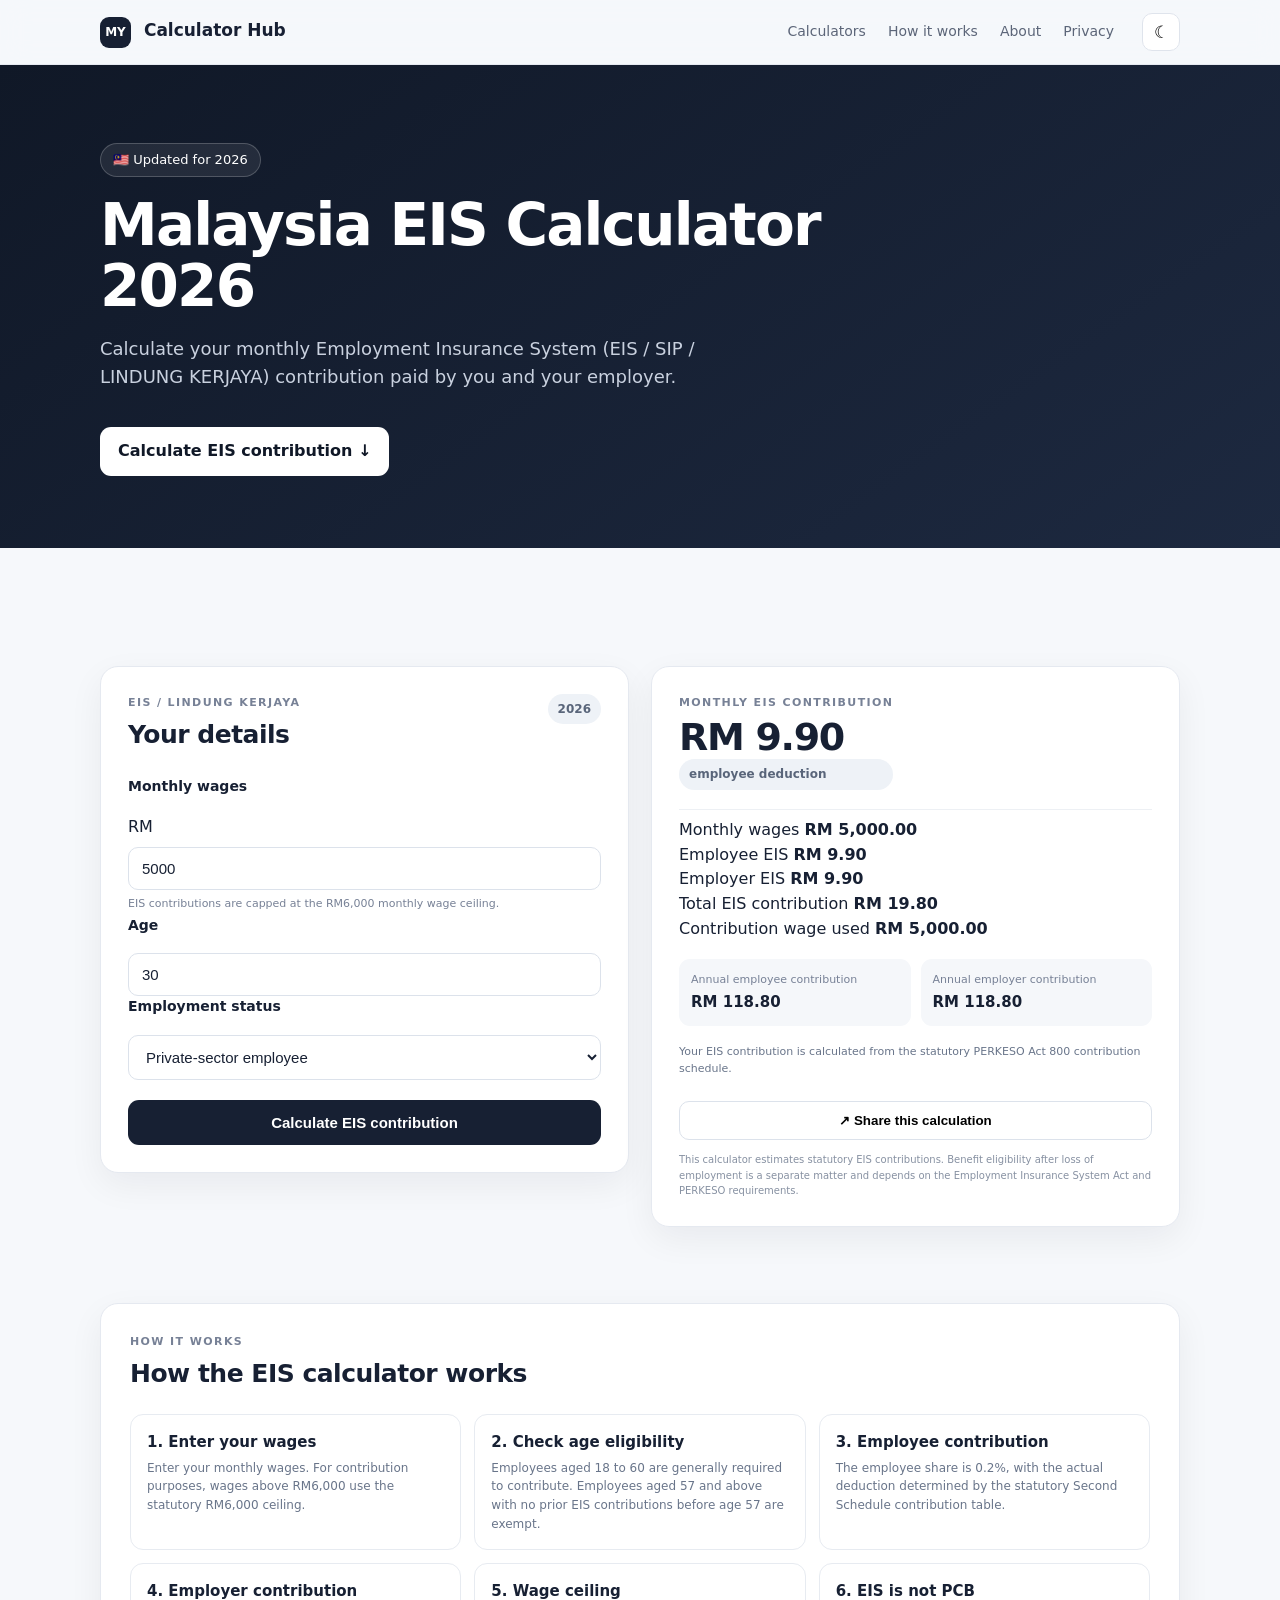
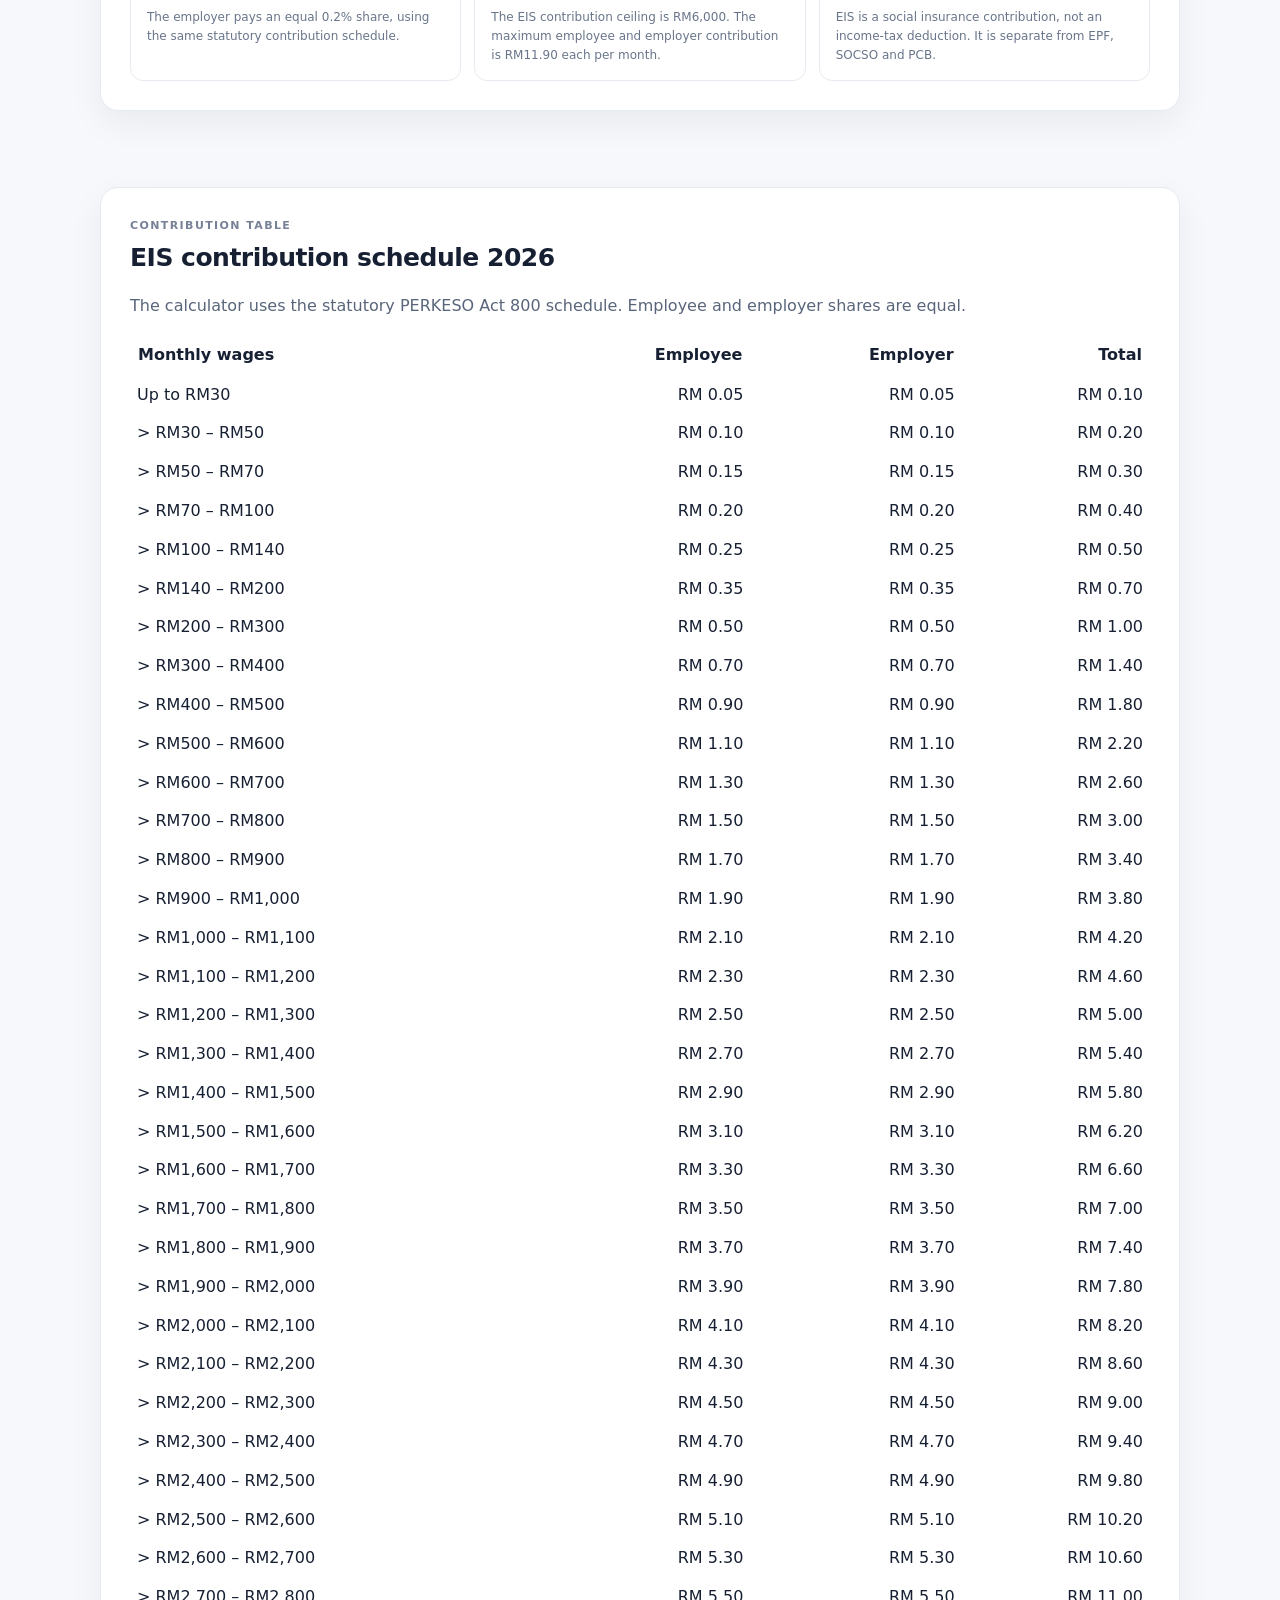
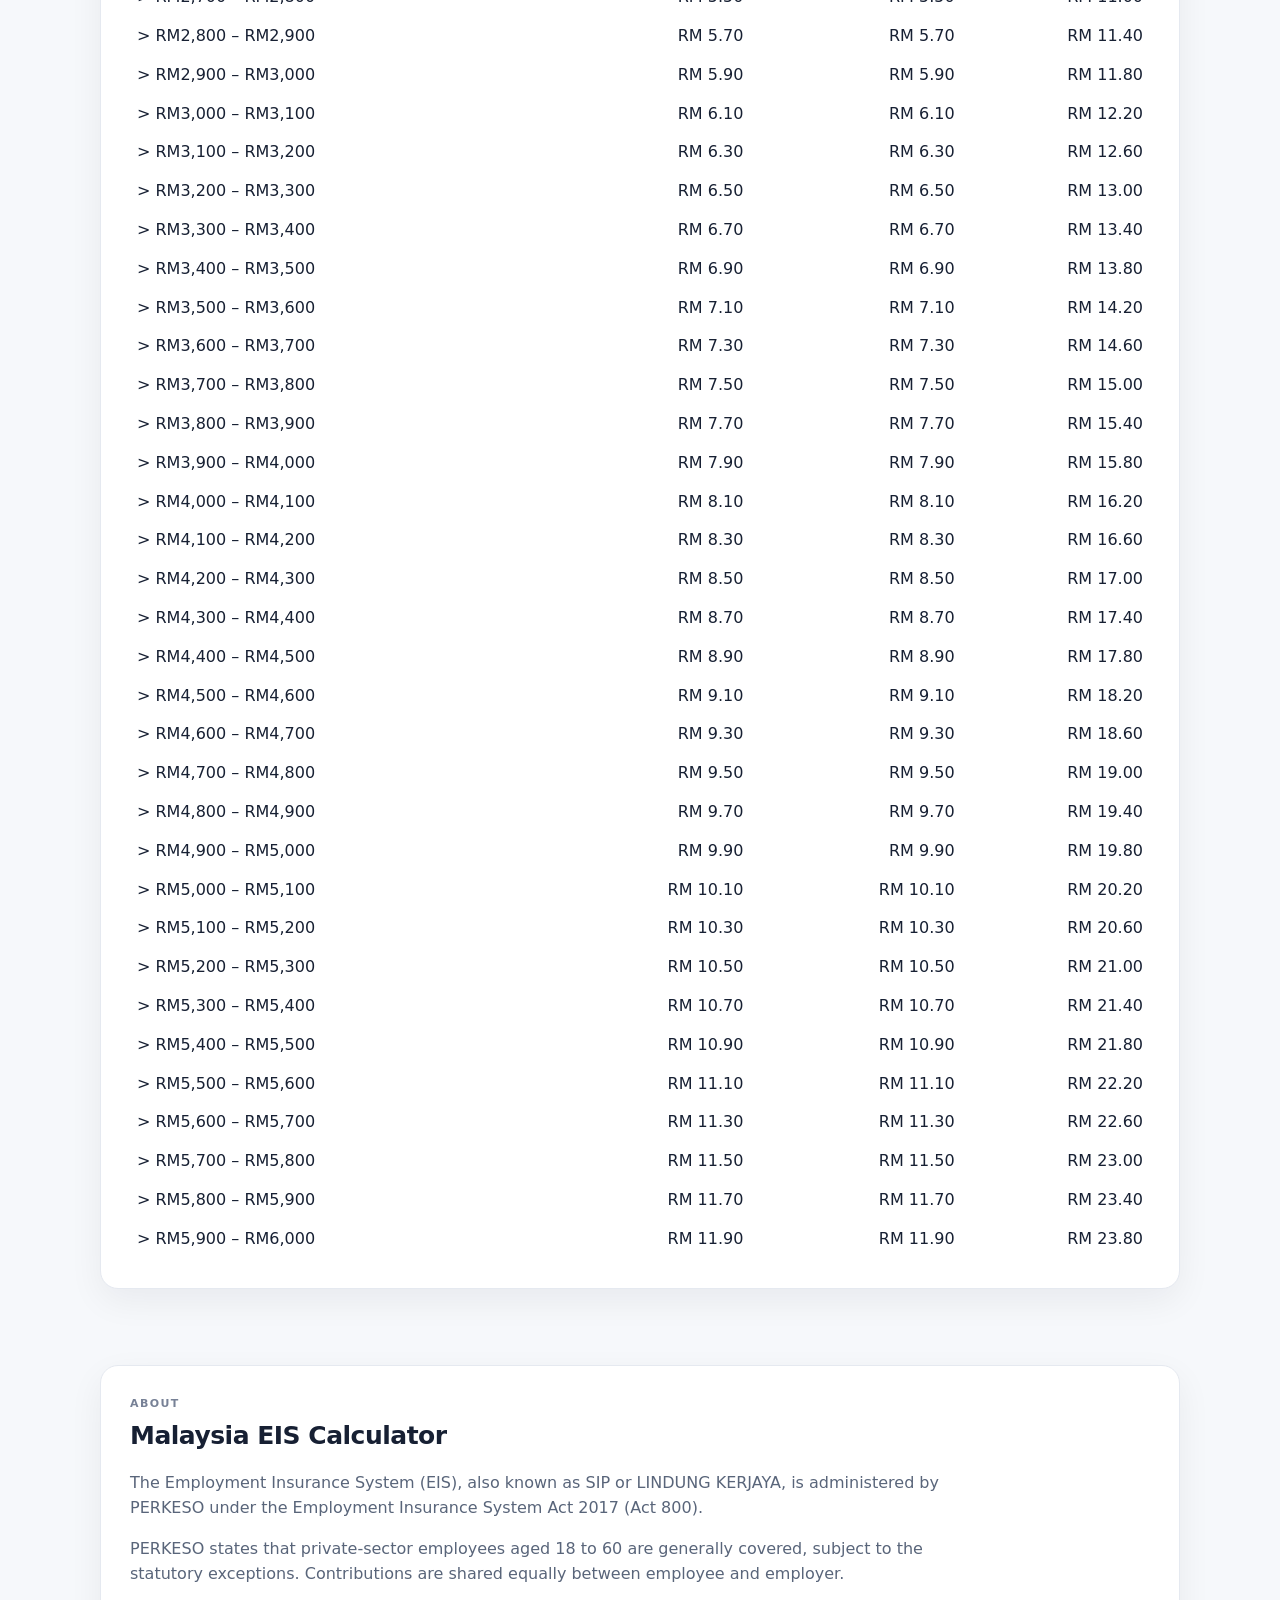
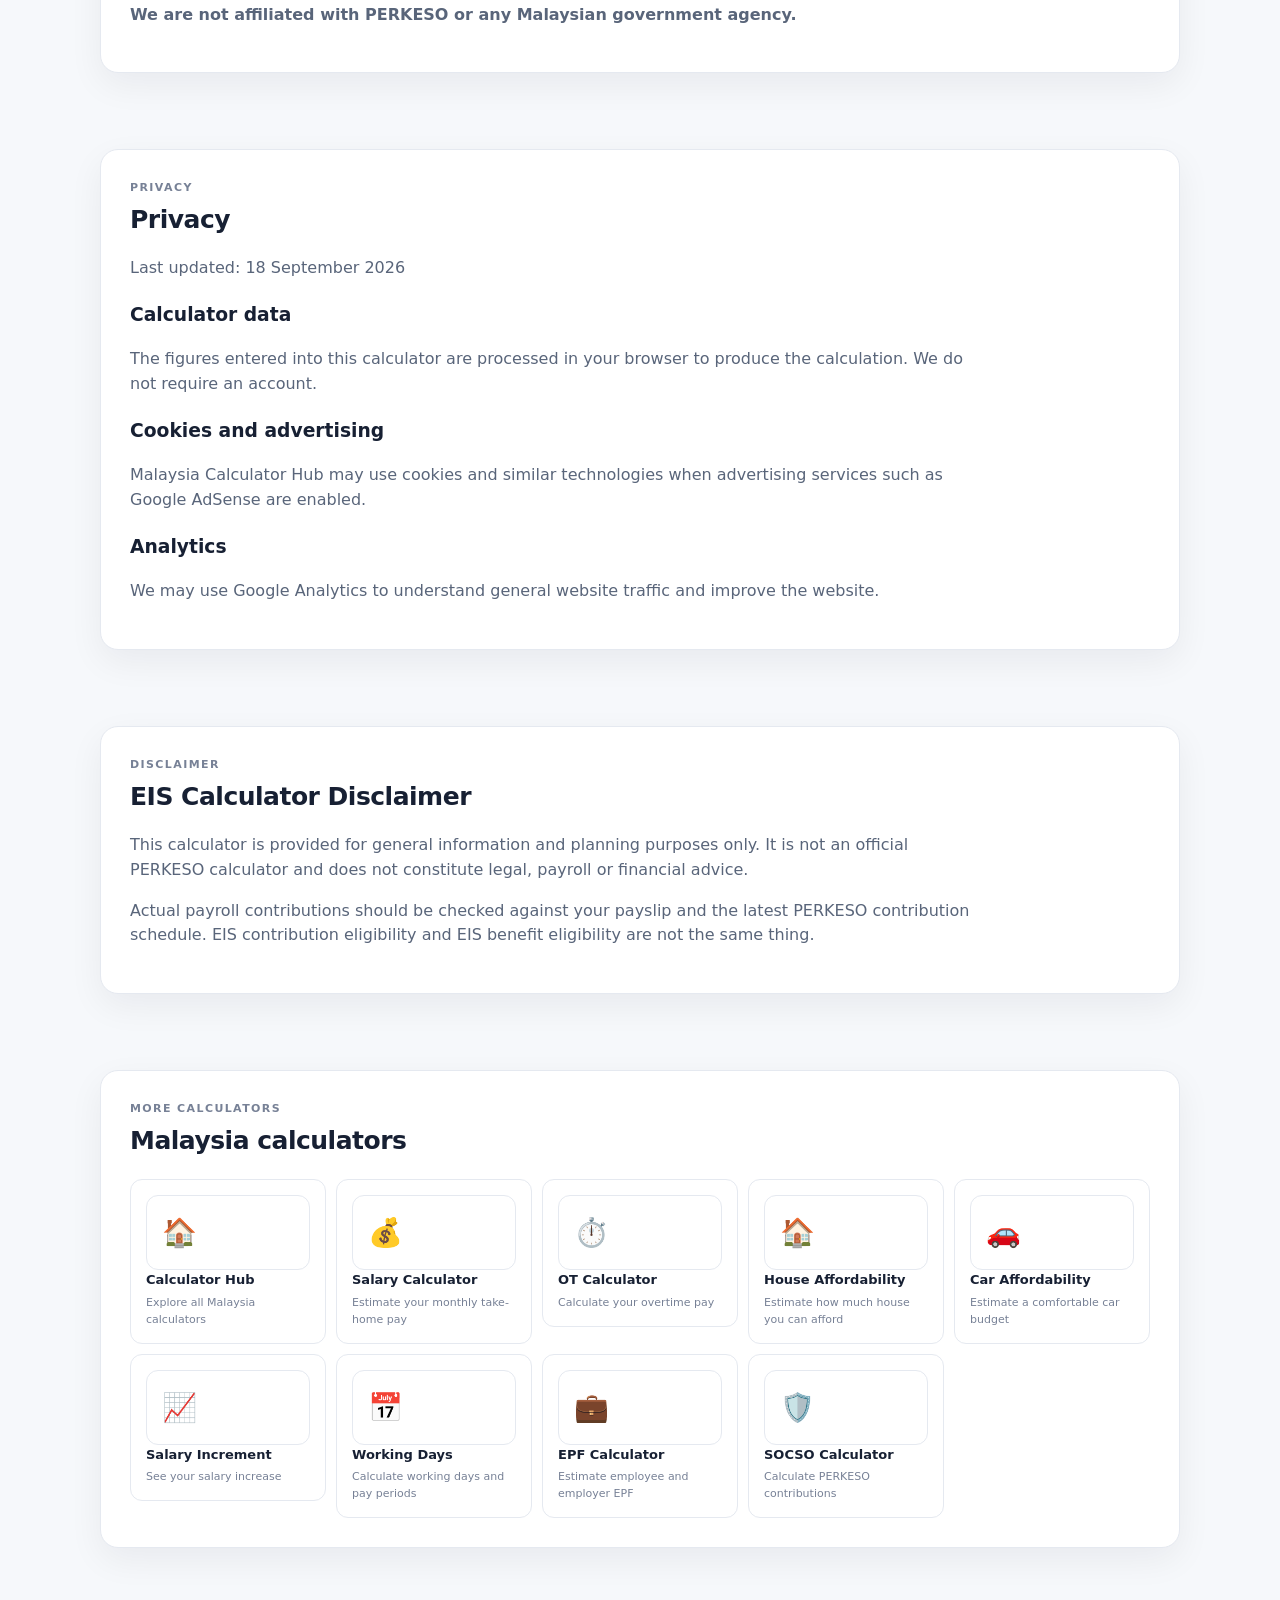
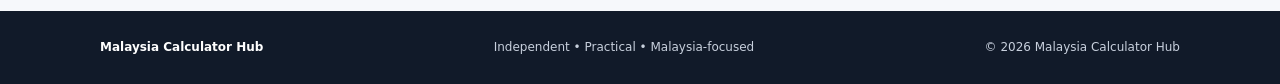
<file: eis-calculator.html>
<!doctype html>
<html lang="en">
<head>
  <meta charset="utf-8">
  <meta name="viewport" content="width=device-width, initial-scale=1">

  <meta name="description" content="Malaysia EIS Calculator 2026. Calculate employee and employer Employment Insurance System (SIP / LINDUNG KERJAYA) contributions using the current PERKESO contribution schedule and RM6,000 wage ceiling.">

  <meta name="robots" content="index, follow">
  <meta name="theme-color" content="#0f172a">

  <link rel="canonical" href="https://mycalculatorhub.github.io/eis-calculator.html">

  <title>Malaysia EIS Calculator 2026 | SIP Contribution Calculator</title>

  <meta property="og:title" content="Malaysia EIS Calculator 2026 | SIP Contribution Calculator">
  <meta property="og:description" content="Calculate Malaysian EIS employee and employer contributions using the current PERKESO schedule.">
  <meta property="og:type" content="website">
  <meta property="og:url" content="https://mycalculatorhub.github.io/eis-calculator.html">

  <link rel="stylesheet" href="style.css">

  <!-- Google Analytics -->
  <script async src="https://www.googletagmanager.com/gtag/js?id=G-N90MJX0CSD"></script>
  <script>
    window.dataLayer = window.dataLayer || [];
    function gtag(){dataLayer.push(arguments);}
    gtag('js', new Date());
    gtag('config', 'G-N90MJX0CSD');
  </script>

  <!-- Google AdSense - add your publisher code after approval -->

</head>

<body>

<header class="topbar">

  <div class="nav">

    <a class="brand" href="index.html">
      <span>MY</span> Calculator Hub
    </a>

    <nav>
      <a href="index.html">Calculators</a>
      <a href="#how">How it works</a>
      <a href="#about">About</a>
      <a href="#privacy">Privacy</a>
    </nav>

    <button
      id="themeToggle"
      class="icon-btn"
      aria-label="Toggle dark mode"
      type="button"
    >
      ☾
    </button>

  </div>

</header>


<main id="top">

  <!-- HERO -->
  <section class="hero">

    <div class="hero-inner">

      <div class="pill">
        🇲🇾 Updated for 2026
      </div>

      <h1>
        Malaysia EIS Calculator 2026
      </h1>

      <p>
        Calculate your monthly Employment Insurance System
        (EIS / SIP / LINDUNG KERJAYA) contribution paid by you
        and your employer.
      </p>

      <a class="hero-btn" href="#calculator">
        Calculate EIS contribution ↓
      </a>

    </div>

  </section>


  <!-- ADVERTISEMENT -->
  <section class="ad-slot" aria-label="Advertisement">
    <span>Advertisement</span>
  </section>


  <!-- CALCULATOR -->
  <section id="calculator" class="section">

    <div class="calculator-grid">


      <!-- INPUT CARD -->
      <div class="card input-card">

        <div class="section-head">

          <div>

            <div class="eyebrow">
              EIS / LINDUNG KERJAYA
            </div>

            <h2>
              Your details
            </h2>

          </div>

          <span class="year-badge">
            2026
          </span>

        </div>


        <!-- MONTHLY WAGES -->
        <label for="eisSalary">
          Monthly wages
        </label>

        <div class="input-wrap">

          <span>RM</span>

          <input
            id="eisSalary"
            type="number"
            min="0"
            step="0.01"
            value="5000"
            inputmode="decimal"
            autocomplete="off"
          >

        </div>

        <small>
          EIS contributions are capped at the RM6,000 monthly wage ceiling.
        </small>


        <!-- AGE -->
        <label for="eisAge">
          Age
        </label>

        <input
          id="eisAge"
          type="number"
          min="0"
          max="100"
          value="30"
          inputmode="numeric"
        >


        <!-- EMPLOYMENT STATUS -->
        <label for="eisEmployment">
          Employment status
        </label>

        <select id="eisEmployment">

          <option value="private" selected>
            Private-sector employee
          </option>

          <option value="government">
            Permanent government employee
          </option>

          <option value="domestic">
            Domestic worker
          </option>

          <option value="self">
            Self-employed
          </option>

        </select>


        <!-- PRIOR CONTRIBUTION -->
        <div
          id="priorBox"
          class="field-group"
          style="display:none"
        >

          <div class="label-row">

            <span>
              For age 57–59
            </span>

            <span class="help">
              Prior EIS contributions before age 57?
            </span>

          </div>


          <div class="radio-grid">

            <label class="radio-card">

              <input
                type="radio"
                name="priorEis"
                value="yes"
                checked
              >

              <span>

                <b>
                  Yes
                </b>

                <small>
                  Contributions existed
                </small>

              </span>

            </label>


            <label class="radio-card">

              <input
                type="radio"
                name="priorEis"
                value="no"
              >

              <span>

                <b>
                  No
                </b>

                <small>
                  No prior contributions
                </small>

              </span>

            </label>

          </div>

        </div>


        <!-- CALCULATE BUTTON -->
        <button
          id="calculateEisBtn"
          class="calculate-btn"
          type="button"
        >
          Calculate EIS contribution
        </button>


        <!-- ELIGIBILITY NOTICE -->
        <div
          id="eligibilityNotice"
          class="notice hidden"
        ></div>

      </div>


      <!-- RESULT CARD -->
      <div
        class="card result-card"
        id="results"
      >

        <div class="result-top">

          <div>

            <div class="eyebrow">
              MONTHLY EIS CONTRIBUTION
            </div>

            <div
              id="employeeResult"
              class="take-home"
            >
              RM 9.90
            </div>

            <div class="mini-chip">
              employee deduction
            </div>

          </div>

        </div>


        <!-- BREAKDOWN -->
        <div class="breakdown">

          <div class="breakdown-row">

            <span>
              Monthly wages
            </span>

            <strong id="resultSalary">
              RM 0.00
            </strong>

          </div>


          <div class="breakdown-row">

            <span>
              Employee EIS
            </span>

            <strong id="employeeContribution">
              RM 0.00
            </strong>

          </div>


          <div class="breakdown-row">

            <span>
              Employer EIS
            </span>

            <strong id="employerContribution">
              RM 0.00
            </strong>

          </div>


          <div class="breakdown-row">

            <span>
              Total EIS contribution
            </span>

            <strong id="totalContribution">
              RM 0.00
            </strong>

          </div>


          <div class="breakdown-row">

            <span>
              Contribution wage used
            </span>

            <strong id="wageUsed">
              RM 0.00
            </strong>

          </div>

        </div>


        <!-- ANNUAL -->
        <div class="annual-grid">

          <div>

            <span>
              Annual employee contribution
            </span>

            <strong id="annualEmployee">
              RM 0.00
            </strong>

          </div>


          <div>

            <span>
              Annual employer contribution
            </span>

            <strong id="annualEmployer">
              RM 0.00
            </strong>

          </div>

        </div>


        <!-- STATUS -->
        <p
          id="eisStatus"
          class="result-note"
        >
          Enter your details and calculate your EIS contribution.
        </p>


        <!-- SHARE -->
        <button
          id="shareEisBtn"
          class="share-btn"
          type="button"
        >
          ↗ Share this calculation
        </button>


        <p class="disclaimer">

          This calculator estimates statutory EIS contributions.
          Benefit eligibility after loss of employment is a separate
          matter and depends on the Employment Insurance System Act
          and PERKESO requirements.

        </p>

      </div>

    </div>

  </section>


  <!-- HOW IT WORKS -->
  <section
    class="section"
    id="how"
  >

    <div class="content-card">

      <div class="eyebrow">
        HOW IT WORKS
      </div>

      <h2>
        How the EIS calculator works
      </h2>


      <div class="info-grid">


        <article>

          <h3>
            1. Enter your wages
          </h3>

          <p>
            Enter your monthly wages. For contribution purposes,
            wages above RM6,000 use the statutory RM6,000 ceiling.
          </p>

        </article>


        <article>

          <h3>
            2. Check age eligibility
          </h3>

          <p>
            Employees aged 18 to 60 are generally required to
            contribute. Employees aged 57 and above with no prior
            EIS contributions before age 57 are exempt.
          </p>

        </article>


        <article>

          <h3>
            3. Employee contribution
          </h3>

          <p>
            The employee share is 0.2%, with the actual deduction
            determined by the statutory Second Schedule contribution table.
          </p>

        </article>


        <article>

          <h3>
            4. Employer contribution
          </h3>

          <p>
            The employer pays an equal 0.2% share, using the same
            statutory contribution schedule.
          </p>

        </article>


        <article>

          <h3>
            5. Wage ceiling
          </h3>

          <p>
            The EIS contribution ceiling is RM6,000.
            The maximum employee and employer contribution is
            RM11.90 each per month.
          </p>

        </article>


        <article>

          <h3>
            6. EIS is not PCB
          </h3>

          <p>
            EIS is a social insurance contribution, not an income-tax
            deduction. It is separate from EPF, SOCSO and PCB.
          </p>

        </article>


      </div>

    </div>

  </section>


  <!-- CONTRIBUTION TABLE -->
  <section class="section">

    <div class="content-card">

      <div class="eyebrow">
        CONTRIBUTION TABLE
      </div>

      <h2>
        EIS contribution schedule 2026
      </h2>

      <p>
        The calculator uses the statutory PERKESO Act 800 schedule.
        Employee and employer shares are equal.
      </p>


      <div style="overflow-x:auto">

        <table
          style="width:100%;border-collapse:collapse"
        >

          <thead>

            <tr>

              <th
                style="text-align:left;padding:8px"
              >
                Monthly wages
              </th>

              <th
                style="text-align:right;padding:8px"
              >
                Employee
              </th>

              <th
                style="text-align:right;padding:8px"
              >
                Employer
              </th>

              <th
                style="text-align:right;padding:8px"
              >
                Total
              </th>

            </tr>

          </thead>


          <tbody id="eisTable"></tbody>

        </table>

      </div>

    </div>

  </section>


  <!-- ABOUT -->
  <section
    class="section"
    id="about"
  >

    <div class="content-card">

      <div class="eyebrow">
        ABOUT
      </div>

      <h2>
        Malaysia EIS Calculator
      </h2>

      <p>
        The Employment Insurance System (EIS), also known as SIP
        or LINDUNG KERJAYA, is administered by PERKESO under the
        Employment Insurance System Act 2017 (Act 800).
      </p>

      <p>
        PERKESO states that private-sector employees aged 18 to 60
        are generally covered, subject to the statutory exceptions.
        Contributions are shared equally between employee and employer.
      </p>

      <p>
        <b>
          We are not affiliated with PERKESO or any Malaysian
          government agency.
        </b>
      </p>

    </div>

  </section>


  <!-- PRIVACY -->
  <section
    class="section"
    id="privacy"
  >

    <div class="content-card">

      <div class="eyebrow">
        PRIVACY
      </div>

      <h2>
        Privacy
      </h2>

      <p>
        Last updated: 18 September 2026
      </p>


      <h3>
        Calculator data
      </h3>

      <p>
        The figures entered into this calculator are processed in
        your browser to produce the calculation. We do not require
        an account.
      </p>


      <h3>
        Cookies and advertising
      </h3>

      <p>
        Malaysia Calculator Hub may use cookies and similar
        technologies when advertising services such as Google
        AdSense are enabled.
      </p>


      <h3>
        Analytics
      </h3>

      <p>
        We may use Google Analytics to understand general website
        traffic and improve the website.
      </p>

    </div>

  </section>


  <!-- DISCLAIMER -->
  <section class="section">

    <div class="content-card">

      <div class="eyebrow">
        DISCLAIMER
      </div>

      <h2>
        EIS Calculator Disclaimer
      </h2>

      <p>
        This calculator is provided for general information and
        planning purposes only. It is not an official PERKESO
        calculator and does not constitute legal, payroll or
        financial advice.
      </p>

      <p>
        Actual payroll contributions should be checked against
        your payslip and the latest PERKESO contribution schedule.
        EIS contribution eligibility and EIS benefit eligibility
        are not the same thing.
      </p>

    </div>

  </section>


  <!-- MORE CALCULATORS -->
  <section class="section">

    <div class="content-card">

      <div class="eyebrow">
        MORE CALCULATORS
      </div>

      <h2>
        Malaysia calculators
      </h2>


      <div class="coming-grid">


        <a
          href="index.html"
          style="text-decoration:none;color:inherit"
        >

          <div>

            <div style="font-size:28px">
              🏠
            </div>

            <b>
              Calculator Hub
            </b>

            <small>
              Explore all Malaysia calculators
            </small>

          </div>

        </a>


        <a
          href="salary-calculator.html"
          style="text-decoration:none;color:inherit"
        >

          <div>

            <div style="font-size:28px">
              💰
            </div>

            <b>
              Salary Calculator
            </b>

            <small>
              Estimate your monthly take-home pay
            </small>

          </div>

        </a>


        <a
          href="ot-calculator.html"
          style="text-decoration:none;color:inherit"
        >

          <div>

            <div style="font-size:28px">
              ⏱️
            </div>

            <b>
              OT Calculator
            </b>

            <small>
              Calculate your overtime pay
            </small>

          </div>

        </a>


        <a
          href="house-affordability.html"
          style="text-decoration:none;color:inherit"
        >

          <div>

            <div style="font-size:28px">
              🏠
            </div>

            <b>
              House Affordability
            </b>

            <small>
              Estimate how much house you can afford
            </small>

          </div>

        </a>


        <a
          href="car-affordability.html"
          style="text-decoration:none;color:inherit"
        >

          <div>

            <div style="font-size:28px">
              🚗
            </div>

            <b>
              Car Affordability
            </b>

            <small>
              Estimate a comfortable car budget
            </small>

          </div>

        </a>


        <a
          href="salary-increment.html"
          style="text-decoration:none;color:inherit"
        >

          <div>

            <div style="font-size:28px">
              📈
            </div>

            <b>
              Salary Increment
            </b>

            <small>
              See your salary increase
            </small>

          </div>

        </a>


        <a
          href="working-days.html"
          style="text-decoration:none;color:inherit"
        >

          <div>

            <div style="font-size:28px">
              📅
            </div>

            <b>
              Working Days
            </b>

            <small>
              Calculate working days and pay periods
            </small>

          </div>

        </a>


        <a
          href="epf-calculator.html"
          style="text-decoration:none;color:inherit"
        >

          <div>

            <div style="font-size:28px">
              💼
            </div>

            <b>
              EPF Calculator
            </b>

            <small>
              Estimate employee and employer EPF
            </small>

          </div>

        </a>


        <a
          href="socso-calculator.html"
          style="text-decoration:none;color:inherit"
        >

          <div>

            <div style="font-size:28px">
              🛡️
            </div>

            <b>
              SOCSO Calculator
            </b>

            <small>
              Calculate PERKESO contributions
            </small>

          </div>

        </a>


      </div>

    </div>

  </section>

</main>


<!-- FOOTER -->
<footer>

  <div class="footer-inner">

    <b>
      Malaysia Calculator Hub
    </b>

    <span>
      Independent • Practical • Malaysia-focused
    </span>

    <span>
      © 2026 Malaysia Calculator Hub
    </span>

  </div>

</footer>


<script>

document.addEventListener('DOMContentLoaded', function() {

  const $ = id => document.getElementById(id);


  /*
   * Currency formatting
   */
  const money = v =>
    'RM ' +
    Number(v || 0).toLocaleString(
      'en-MY',
      {
        minimumFractionDigits: 2,
        maximumFractionDigits: 2
      }
    );


  /*
   * ==========================================================
   * MALAYSIA EIS CONTRIBUTION TABLE
   * ==========================================================
   *
   * Employee contribution = Employer contribution.
   *
   * Maximum:
   * Employee = RM11.90
   * Employer = RM11.90
   * Total    = RM23.80
   *
   * Wage ceiling = RM6,000
   */


  const bands = [

    [30, 0.05],
    [50, 0.10],
    [70, 0.15],
    [100, 0.20],
    [140, 0.25],
    [200, 0.35],
    [300, 0.50],
    [400, 0.70],
    [500, 0.90],
    [600, 1.10],
    [700, 1.30],
    [800, 1.50],
    [900, 1.70],
    [1000, 1.90]

  ];


  /*
   * RM1,000–RM6,000 bands
   */
  for (
    let max = 1100, contribution = 2.10;
    max <= 6000;
    max += 100, contribution += 0.20
  ) {

    bands.push([
      max,
      Number(contribution.toFixed(2))
    ]);

  }


  /*
   * Get contribution.
   */
  function contribution(salary) {

    const wage =
      Math.min(
        Math.max(salary, 0),
        6000
      );


    const band =
      bands.find(
        x => wage <= x[0]
      ) ||
      bands[bands.length - 1];


    return {

      wage: wage,

      share: band[1]

    };

  }


  /*
   * Contribution table labels.
   */
  function label(i) {

    const max =
      bands[i][0];


    if (i === 0) {

      return 'Up to RM30';

    }


    return (
      '> RM' +
      bands[i - 1][0].toLocaleString('en-MY') +
      ' – RM' +
      max.toLocaleString('en-MY')
    );

  }


  /*
   * Build contribution table.
   */
  bands.forEach(function(b, i) {

    const tr =
      document.createElement('tr');


    tr.innerHTML = `

      <td style="padding:7px">
        ${label(i)}
      </td>

      <td style="text-align:right;padding:7px">
        ${money(b[1])}
      </td>

      <td style="text-align:right;padding:7px">
        ${money(b[1])}
      </td>

      <td style="text-align:right;padding:7px">
        ${money(b[1] * 2)}
      </td>

    `;


    $('eisTable').appendChild(tr);

  });


  /*
   * ==========================================================
   * DARK MODE
   * ==========================================================
   */

  const themeToggle =
    $('themeToggle');


  if (
    localStorage.getItem('mch-theme') === 'dark'
  ) {

    document.body.classList.add('dark');

  }


  function updateThemeIcon() {

    themeToggle.textContent =
      document.body.classList.contains('dark')
        ? '☀'
        : '☾';

  }


  updateThemeIcon();


  themeToggle.addEventListener(
    'click',
    function() {

      document.body.classList.toggle('dark');


      localStorage.setItem(
        'mch-theme',
        document.body.classList.contains('dark')
          ? 'dark'
          : 'light'
      );


      updateThemeIcon();

    }
  );


  /*
   * ==========================================================
   * AGE 57–59 QUESTION
   * ==========================================================
   */

  function priorVisibility() {

    const age =
      Number($('eisAge').value) || 0;


    $('priorBox').style.display =
      (
        age >= 57 &&
        age < 60
      )
        ? 'block'
        : 'none';

  }


  /*
   * ==========================================================
   * CALCULATE EIS
   * ==========================================================
   */

  function calculate() {

    const salary =
      Math.max(
        0,
        Number($('eisSalary').value) || 0
      );


    const age =
      Number($('eisAge').value) || 0;


    const employment =
      $('eisEmployment').value;


    const selectedPrior =
      document.querySelector(
        'input[name="priorEis"]:checked'
      );


    const prior =
      selectedPrior
        ? selectedPrior.value
        : 'yes';


    priorVisibility();


    $('eligibilityNotice')
      .classList
      .add('hidden');


    /*
     * Check eligibility.
     */
    if (

      age < 18 ||

      age > 60 ||

      employment !== 'private' ||

      (
        age >= 57 &&
        age < 60 &&
        prior === 'no'
      )

    ) {


      $('employeeResult').textContent =
        'RM 0.00';


      $('resultSalary').textContent =
        money(salary);


      [
        'employeeContribution',
        'employerContribution',
        'totalContribution',
        'annualEmployee',
        'annualEmployer'
      ].forEach(function(id) {

        $(id).textContent =
          'RM 0.00';

      });


      $('wageUsed').textContent =
        money(
          Math.min(
            salary,
            6000
          )
        );


      let msg;


      if (
        employment !== 'private'
      ) {

        msg =
          'EIS does not apply to permanent government employees, domestic workers or self-employed persons.';

      }

      else if (
        age < 18 ||
        age > 60
      ) {

        msg =
          'EIS generally applies to employees aged 18 to 60.';

      }

      else {

        msg =
          'Employees aged 57 and above with no prior EIS contributions before age 57 are exempt.';

      }


      $('eisStatus').textContent =
        msg;


      $('eligibilityNotice').textContent =
        msg;


      $('eligibilityNotice')
        .classList
        .remove('hidden');


      return;

    }


    /*
     * Calculate contribution.
     */
    const r =
      contribution(salary);


    const employee =
      r.share;


    const employer =
      r.share;


    const total =
      employee + employer;


    /*
     * Display result.
     */
    $('employeeResult').textContent =
      money(employee);


    $('resultSalary').textContent =
      money(salary);


    $('employeeContribution').textContent =
      money(employee);


    $('employerContribution').textContent =
      money(employer);


    $('totalContribution').textContent =
      money(total);


    $('wageUsed').textContent =
      money(r.wage);


    $('annualEmployee').textContent =
      money(employee * 12);


    $('annualEmployer').textContent =
      money(employer * 12);


    /*
     * Status message.
     */
    if (salary > 6000) {

      $('eisStatus').textContent =
        'Your wages exceed the RM6,000 ceiling, so the statutory maximum EIS contribution is RM11.90 from you and RM11.90 from your employer per month.';

    }

    else {

      $('eisStatus').textContent =
        'Your EIS contribution is calculated from the statutory PERKESO Act 800 contribution schedule.';

    }

  }


  /*
   * ==========================================================
   * INPUT EVENTS
   * ==========================================================
   */

  [
    'eisSalary',
    'eisAge',
    'eisEmployment'
  ].forEach(function(id) {

    $(id).addEventListener(
      'input',
      calculate
    );

  });


  $('eisEmployment')
    .addEventListener(
      'change',
      calculate
    );


  document
    .querySelectorAll(
      'input[name="priorEis"]'
    )
    .forEach(function(input) {

      input.addEventListener(
        'change',
        calculate
      );

    });


  $('calculateEisBtn')
    .addEventListener(
      'click',
      calculate
    );


  /*
   * ==========================================================
   * SHARE
   * ==========================================================
   */

  $('shareEisBtn')
    .addEventListener(
      'click',
      async function() {

        const text =
          'Malaysia EIS Calculator 2026\n' +

          'Monthly wages: ' +
          money(
            $('eisSalary').value
          ) +

          '\nEmployee EIS: ' +
          $('employeeContribution')
            .textContent +

          '\nEmployer EIS: ' +
          $('employerContribution')
            .textContent +

          '\nTotal EIS: ' +
          $('totalContribution')
            .textContent +

          '\n' +
          location.href.split('#')[0];


        try {

          await navigator.clipboard.writeText(text);


          $('shareEisBtn').textContent =
            '✓ Calculation copied';


          setTimeout(
            function() {

              $('shareEisBtn').textContent =
                '↗ Share this calculation';

            },
            1800
          );

        }

        catch(e) {

          prompt(
            'Copy this calculation:',
            text
          );

        }

      }
    );


  /*
   * Initial calculation.
   */
  calculate();

});

</script>

</body>
</html>
</file>
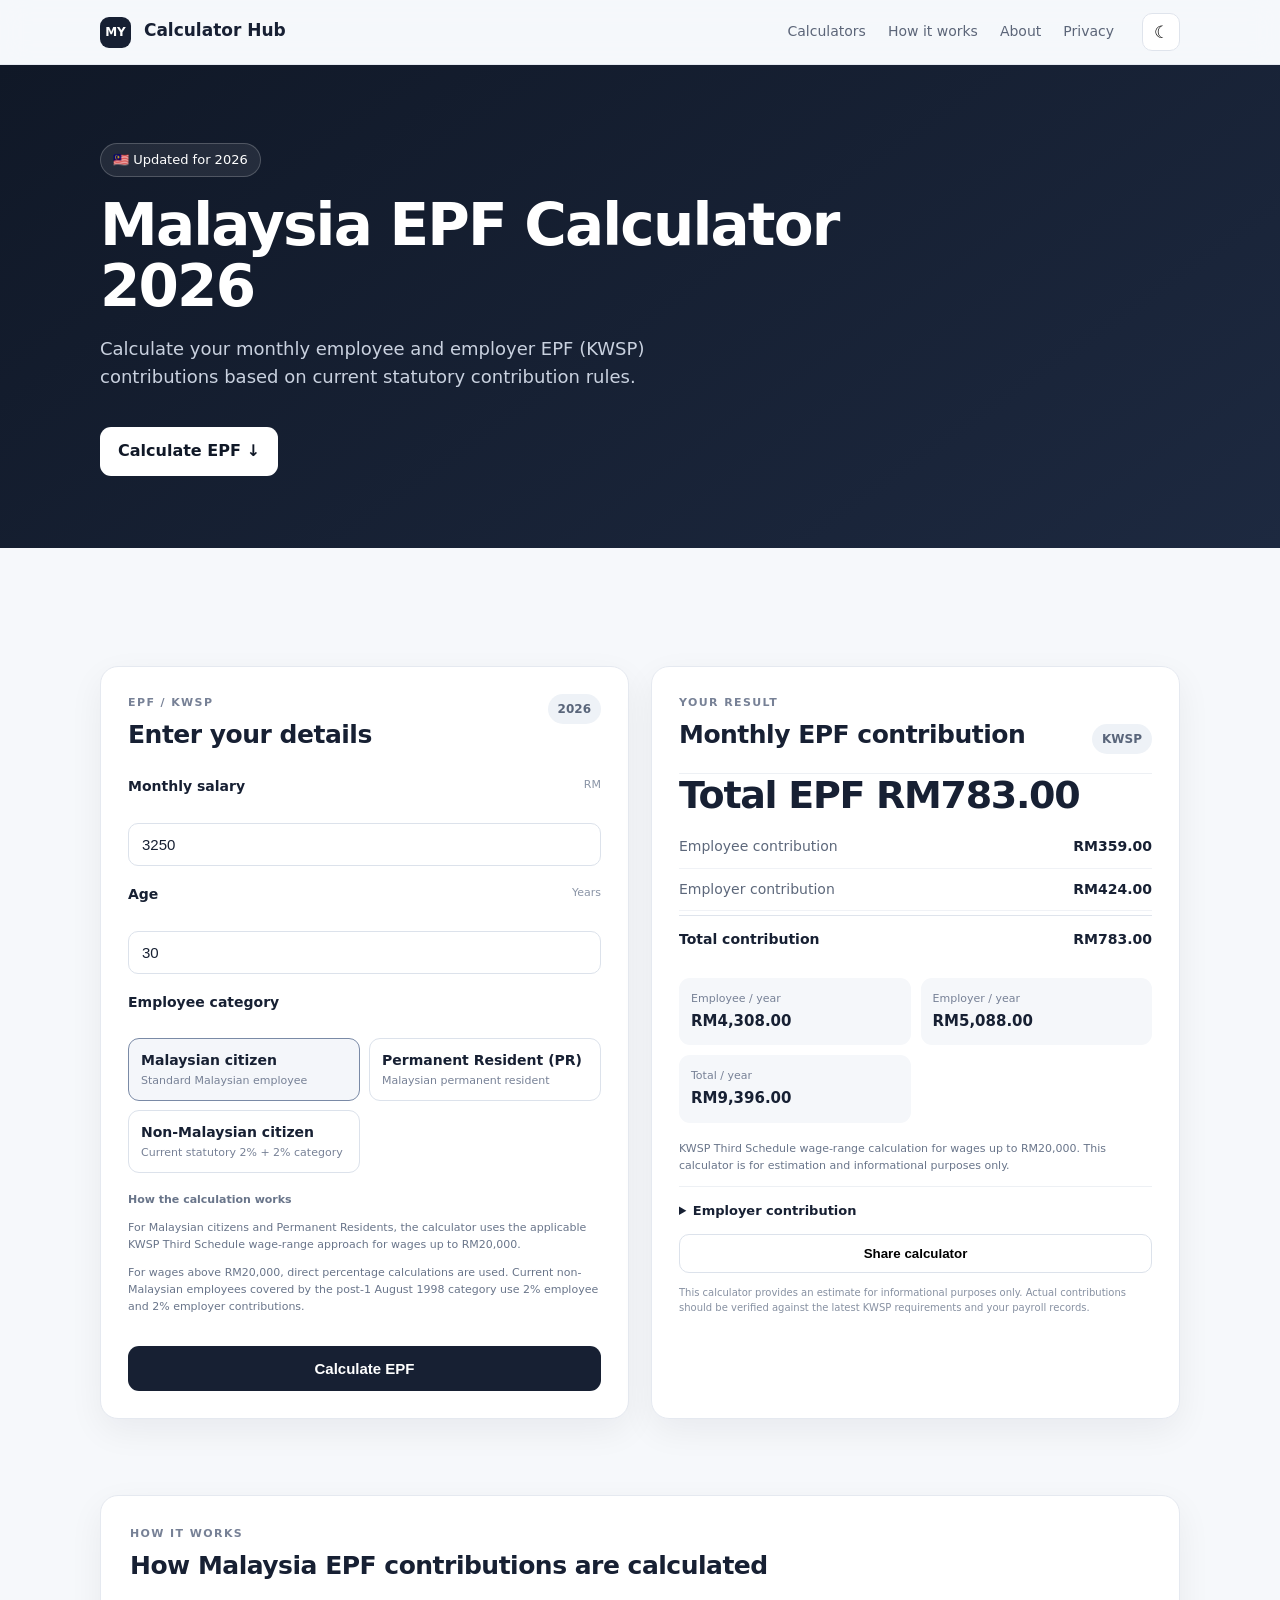
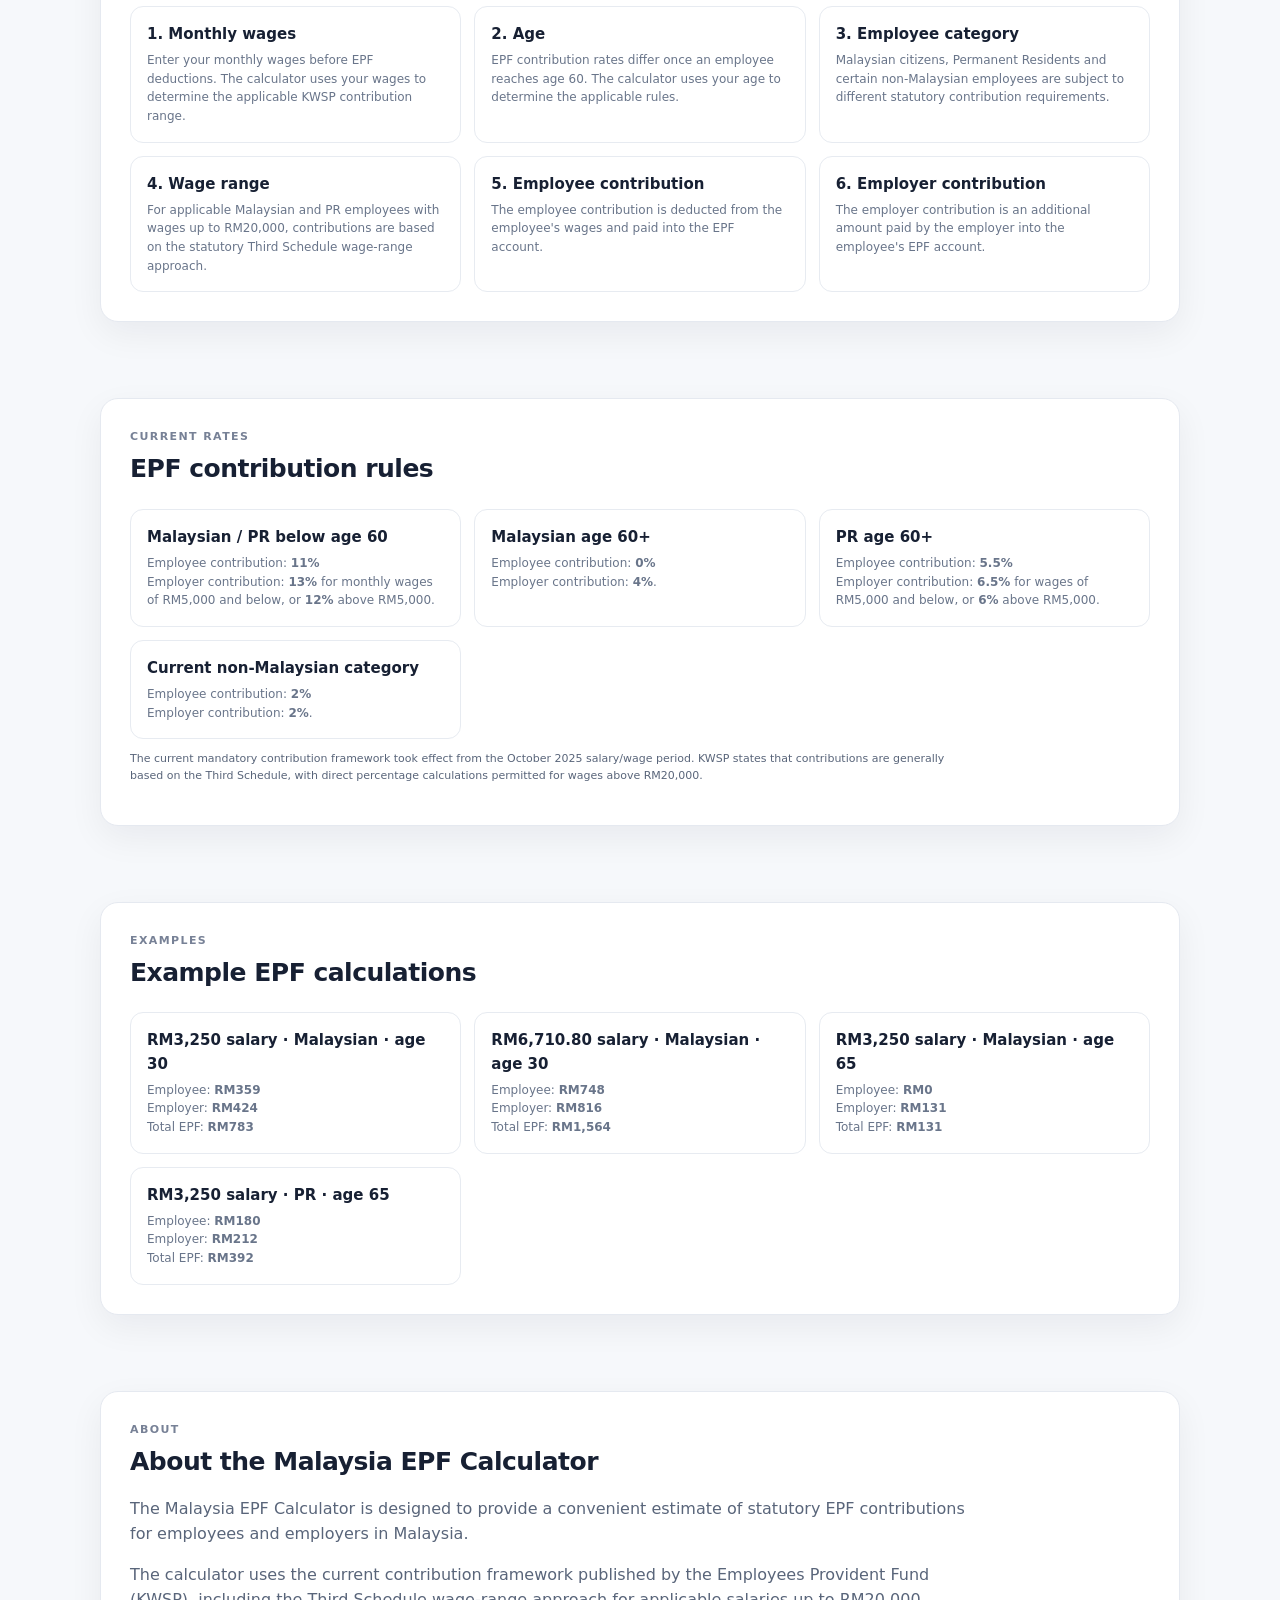
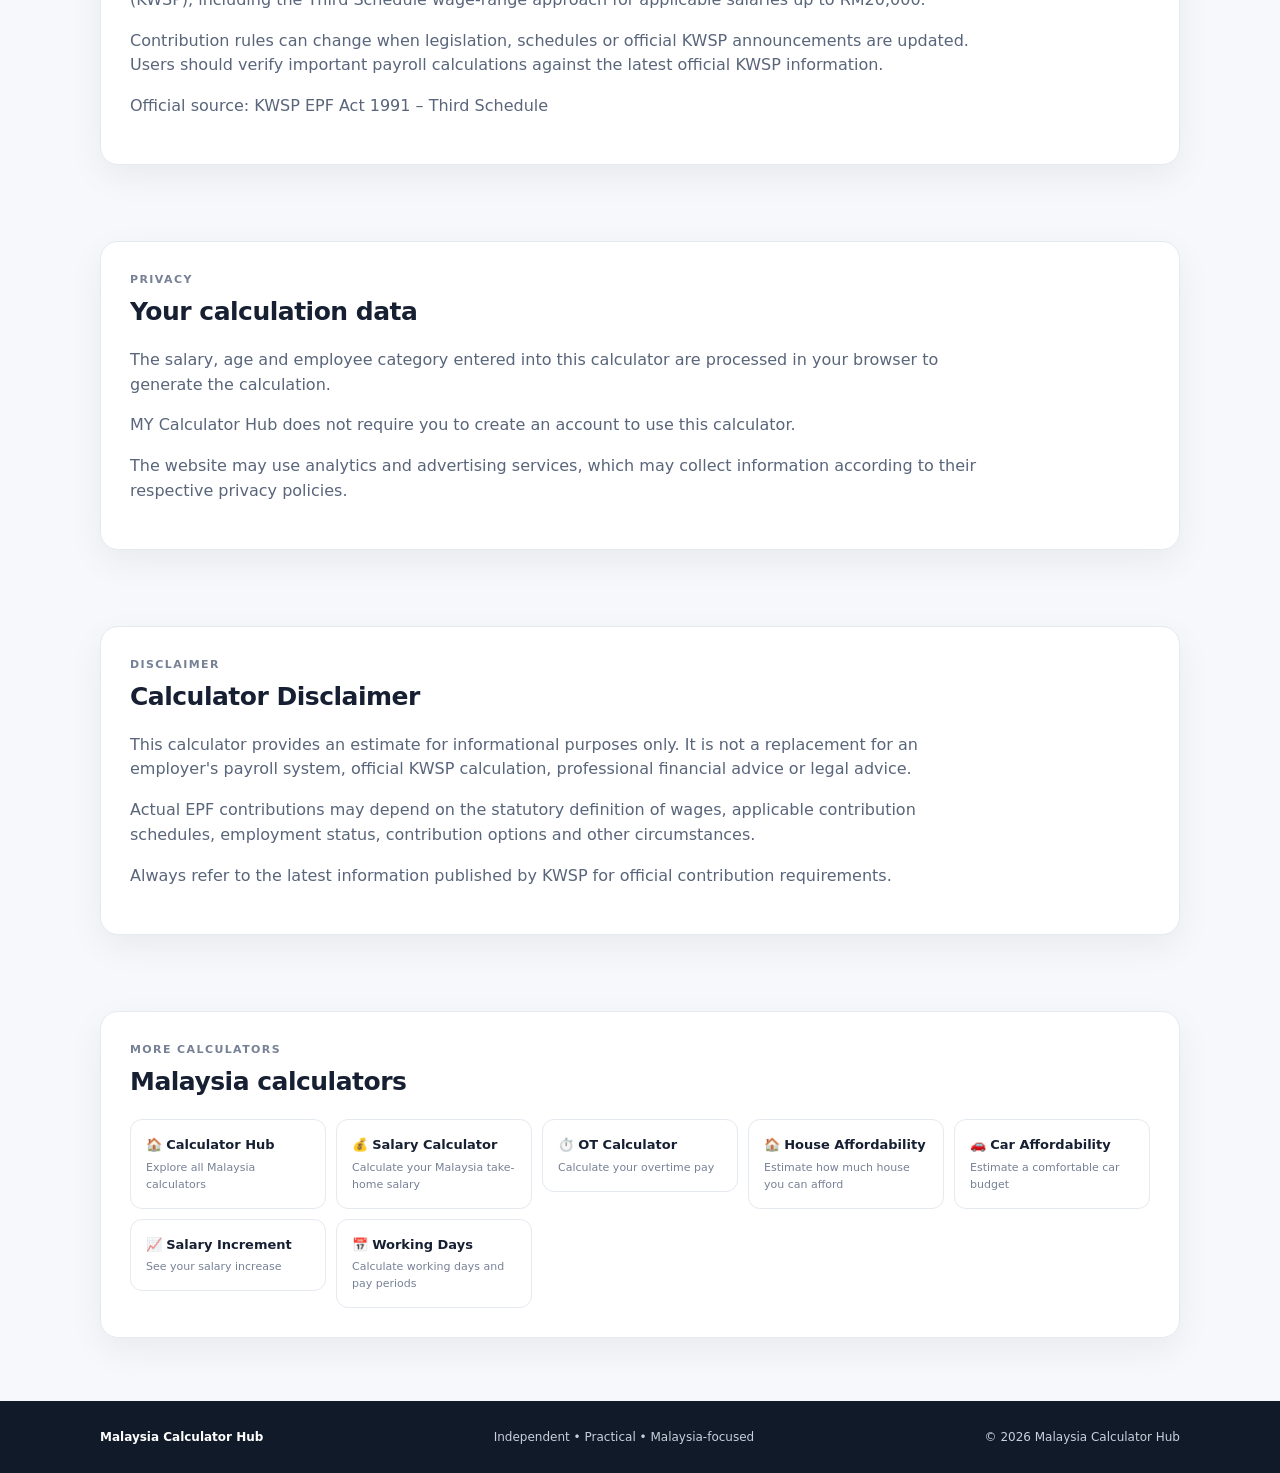
<file: epf-calculator.html>
<!doctype html>
<html lang="en">
<head>
  <meta charset="UTF-8">
  <meta name="viewport" content="width=device-width, initial-scale=1">

  <!-- Google Analytics -->
  <script async src="https://www.googletagmanager.com/gtag/js?id=G-N90MJX0CSD"></script>
  <script>
    window.dataLayer = window.dataLayer || [];
    function gtag(){dataLayer.push(arguments);}
    gtag('js', new Date());
    gtag('config', 'G-N90MJX0CSD');
  </script>

  <meta name="description" content="Malaysia EPF Calculator 2026. Calculate employee and employer EPF (KWSP) contributions using current statutory contribution rules.">
  <meta name="robots" content="index, follow">
  <meta name="theme-color" content="#0f172a">

  <link rel="canonical" href="https://mycalculatorhub.github.io/epf-calculator.html">

  <meta property="og:title" content="Malaysia EPF Calculator 2026 | KWSP Contribution Calculator">
  <meta property="og:description" content="Calculate employee and employer EPF contributions in Malaysia using current KWSP contribution rules.">
  <meta property="og:type" content="website">
  <meta property="og:url" content="https://mycalculatorhub.github.io/epf-calculator.html">
  <meta property="og:site_name" content="MY Calculator Hub">

  <title>Malaysia EPF Calculator 2026 | KWSP Contribution Calculator</title>

  <link rel="stylesheet" href="style.css">

  <!-- Google AdSense
  <script async
    src="https://pagead2.googlesyndication.com/pagead/js/adsbygoogle.js?client=ca-pub-XXXXXXXXXXXXXXXX"
    crossorigin="anonymous"></script>
  -->
</head>

<body>

  <!-- HEADER -->
  <header class="topbar">
    <div class="nav">

      <a class="brand" href="index.html">
        <span>MY</span> Calculator Hub
      </a>

      <nav>
        <a href="index.html">Calculators</a>
        <a href="#how">How it works</a>
        <a href="#about">About</a>
        <a href="#privacy">Privacy</a>
      </nav>

      <button
        id="themeToggle"
        class="icon-btn"
        type="button"
        aria-label="Toggle dark mode">
        ☾
      </button>

    </div>
  </header>


  <!-- HERO -->
  <main id="top">

    <section class="hero">

      <div class="hero-inner">

        <div class="pill">
          🇲🇾 Updated for 2026
        </div>

        <h1>
          Malaysia EPF Calculator 2026
        </h1>

        <p>
          Calculate your monthly employee and employer EPF (KWSP)
          contributions based on current statutory contribution rules.
        </p>

        <a class="hero-btn" href="#calculator">
          Calculate EPF ↓
        </a>

      </div>

    </section>


    <!-- AD -->
    <section class="ad-slot" aria-label="Advertisement">
      <span>Advertisement</span>

      <!-- AdSense ad unit goes here -->
    </section>


    <!-- CALCULATOR -->
    <section id="calculator" class="section">

      <div class="calculator-grid">

        <!-- INPUT CARD -->
        <div class="card input-card">

          <div class="section-head">

            <div>
              <div class="eyebrow">
                EPF / KWSP
              </div>

              <h2>
                Enter your details
              </h2>
            </div>

            <span class="year-badge">
              2026
            </span>

          </div>


          <!-- Salary -->
          <div class="field-group">

            <div class="label-row">

              <label for="salary">
                Monthly salary
              </label>

              <span class="help">
                RM
              </span>

            </div>

            <input
              type="number"
              id="salary"
              min="0"
              step="0.01"
              value="3250"
              placeholder="e.g. 3250">

          </div>


          <!-- Age -->
          <div class="field-group">

            <div class="label-row">

              <label for="age">
                Age
              </label>

              <span class="help">
                Years
              </span>

            </div>

            <input
              type="number"
              id="age"
              min="14"
              max="75"
              step="1"
              value="30"
              placeholder="e.g. 30">

          </div>


          <!-- Category -->
          <div class="field-group">

            <div class="label-row">

              <label>
                Employee category
              </label>

            </div>


            <div class="radio-grid">

              <label class="radio-card">

                <input
                  type="radio"
                  name="category"
                  value="malaysian"
                  checked>

                <span>
                  <strong>Malaysian citizen</strong>
                  <small>
                    Standard Malaysian employee
                  </small>
                </span>

              </label>


              <label class="radio-card">

                <input
                  type="radio"
                  name="category"
                  value="pr">

                <span>
                  <strong>Permanent Resident (PR)</strong>
                  <small>
                    Malaysian permanent resident
                  </small>
                </span>

              </label>


              <label class="radio-card">

                <input
                  type="radio"
                  name="category"
                  value="foreign">

                <span>
                  <strong>Non-Malaysian citizen</strong>
                  <small>
                    Current statutory 2% + 2% category
                  </small>
                </span>

              </label>

            </div>

          </div>


          <!-- Calculation information -->
          <div class="result-note">

            <strong>How the calculation works</strong>

            <p>
              For Malaysian citizens and Permanent Residents,
              the calculator uses the applicable KWSP Third Schedule
              wage-range approach for wages up to RM20,000.
            </p>

            <p>
              For wages above RM20,000, direct percentage calculations
              are used. Current non-Malaysian employees covered by the
              post-1 August 1998 category use 2% employee and 2% employer
              contributions.
            </p>

          </div>


          <button
            type="button"
            class="calculate-btn"
            id="calculateBtn">

            Calculate EPF

          </button>

        </div>


        <!-- RESULT CARD -->
        <div class="card result-card" id="results">

          <div class="result-top">

            <div>

              <div class="eyebrow">
                YOUR RESULT
              </div>

              <h2>
                Monthly EPF contribution
              </h2>

            </div>

            <span class="mini-chip">
              KWSP
            </span>

          </div>


          <div class="take-home">

            <span>
              Total EPF
            </span>

            <strong id="totalMonthly">
              RM783.00
            </strong>

          </div>


          <div class="breakdown">

            <div class="row">

              <span>
                Employee contribution
              </span>

              <strong id="employeeMonthly">
                RM359.00
              </strong>

            </div>


            <div class="row">

              <span>
                Employer contribution
              </span>

              <strong id="employerMonthly">
                RM424.00
              </strong>

            </div>


            <div class="row total">

              <span>
                Total contribution
              </span>

              <strong id="totalMonthlyBottom">
                RM783.00
              </strong>

            </div>

          </div>


          <div class="annual-grid">

            <div class="mini-card">

              <span>
                Employee / year
              </span>

              <strong id="employeeAnnual">
                RM4,308.00
              </strong>

            </div>


            <div class="mini-card">

              <span>
                Employer / year
              </span>

              <strong id="employerAnnual">
                RM5,088.00
              </strong>

            </div>


            <div class="mini-card">

              <span>
                Total / year
              </span>

              <strong id="totalAnnual">
                RM9,396.00
              </strong>

            </div>

          </div>


          <p class="result-note" id="resultNote">
            KWSP Third Schedule wage-range calculation.
          </p>


          <details class="employer">

            <summary>
              Employer contribution
            </summary>

            <p>
              This amount is paid by your employer into your EPF account
              and is separate from your employee salary deduction.
            </p>

          </details>


          <button
            type="button"
            class="share-btn"
            id="shareBtn">

            Share calculator

          </button>


          <p class="disclaimer">
            This calculator provides an estimate for informational
            purposes only. Actual contributions should be verified
            against the latest KWSP requirements and your payroll records.
          </p>

        </div>

      </div>

    </section>


    <!-- HOW IT WORKS -->
    <section class="section" id="how">

      <div class="content-card">

        <div class="eyebrow">
          HOW IT WORKS
        </div>

        <h2>
          How Malaysia EPF contributions are calculated
        </h2>


        <div class="info-grid">

          <article>

            <h3>
              1. Monthly wages
            </h3>

            <p>
              Enter your monthly wages before EPF deductions.
              The calculator uses your wages to determine the
              applicable KWSP contribution range.
            </p>

          </article>


          <article>

            <h3>
              2. Age
            </h3>

            <p>
              EPF contribution rates differ once an employee
              reaches age 60. The calculator uses your age
              to determine the applicable rules.
            </p>

          </article>


          <article>

            <h3>
              3. Employee category
            </h3>

            <p>
              Malaysian citizens, Permanent Residents and
              certain non-Malaysian employees are subject to
              different statutory contribution requirements.
            </p>

          </article>


          <article>

            <h3>
              4. Wage range
            </h3>

            <p>
              For applicable Malaysian and PR employees with
              wages up to RM20,000, contributions are based on
              the statutory Third Schedule wage-range approach.
            </p>

          </article>


          <article>

            <h3>
              5. Employee contribution
            </h3>

            <p>
              The employee contribution is deducted from the
              employee's wages and paid into the EPF account.
            </p>

          </article>


          <article>

            <h3>
              6. Employer contribution
            </h3>

            <p>
              The employer contribution is an additional amount
              paid by the employer into the employee's EPF account.
            </p>

          </article>

        </div>

      </div>

    </section>


    <!-- CONTRIBUTION RATES -->
    <section class="section">

      <div class="content-card">

        <div class="eyebrow">
          CURRENT RATES
        </div>

        <h2>
          EPF contribution rules
        </h2>


        <div class="info-grid">

          <article>

            <h3>
              Malaysian / PR below age 60
            </h3>

            <p>
              Employee contribution: <strong>11%</strong>
            </p>

            <p>
              Employer contribution:
              <strong>13%</strong> for monthly wages of RM5,000
              and below, or <strong>12%</strong> above RM5,000.
            </p>

          </article>


          <article>

            <h3>
              Malaysian age 60+
            </h3>

            <p>
              Employee contribution: <strong>0%</strong>
            </p>

            <p>
              Employer contribution: <strong>4%</strong>.
            </p>

          </article>


          <article>

            <h3>
              PR age 60+
            </h3>

            <p>
              Employee contribution: <strong>5.5%</strong>
            </p>

            <p>
              Employer contribution:
              <strong>6.5%</strong> for wages of RM5,000
              and below, or <strong>6%</strong> above RM5,000.
            </p>

          </article>


          <article>

            <h3>
              Current non-Malaysian category
            </h3>

            <p>
              Employee contribution: <strong>2%</strong>
            </p>

            <p>
              Employer contribution: <strong>2%</strong>.
            </p>

          </article>

        </div>


        <p class="result-note">
          The current mandatory contribution framework took effect
          from the October 2025 salary/wage period. KWSP states that
          contributions are generally based on the Third Schedule,
          with direct percentage calculations permitted for wages
          above RM20,000.
        </p>

      </div>

    </section>


    <!-- EXAMPLES -->
    <section class="section">

      <div class="content-card">

        <div class="eyebrow">
          EXAMPLES
        </div>

        <h2>
          Example EPF calculations
        </h2>


        <div class="info-grid">

          <article>

            <h3>
              RM3,250 salary · Malaysian · age 30
            </h3>

            <p>
              Employee: <strong>RM359</strong>
            </p>

            <p>
              Employer: <strong>RM424</strong>
            </p>

            <p>
              Total EPF: <strong>RM783</strong>
            </p>

          </article>


          <article>

            <h3>
              RM6,710.80 salary · Malaysian · age 30
            </h3>

            <p>
              Employee: <strong>RM748</strong>
            </p>

            <p>
              Employer: <strong>RM816</strong>
            </p>

            <p>
              Total EPF: <strong>RM1,564</strong>
            </p>

          </article>


          <article>

            <h3>
              RM3,250 salary · Malaysian · age 65
            </h3>

            <p>
              Employee: <strong>RM0</strong>
            </p>

            <p>
              Employer: <strong>RM131</strong>
            </p>

            <p>
              Total EPF: <strong>RM131</strong>
            </p>

          </article>


          <article>

            <h3>
              RM3,250 salary · PR · age 65
            </h3>

            <p>
              Employee: <strong>RM180</strong>
            </p>

            <p>
              Employer: <strong>RM212</strong>
            </p>

            <p>
              Total EPF: <strong>RM392</strong>
            </p>

          </article>

        </div>

      </div>

    </section>


    <!-- ABOUT -->
    <section class="section" id="about">

      <div class="content-card">

        <div class="eyebrow">
          ABOUT
        </div>

        <h2>
          About the Malaysia EPF Calculator
        </h2>

        <p>
          The Malaysia EPF Calculator is designed to provide a
          convenient estimate of statutory EPF contributions for
          employees and employers in Malaysia.
        </p>

        <p>
          The calculator uses the current contribution framework
          published by the Employees Provident Fund (KWSP), including
          the Third Schedule wage-range approach for applicable
          salaries up to RM20,000.
        </p>

        <p>
          Contribution rules can change when legislation, schedules
          or official KWSP announcements are updated. Users should
          verify important payroll calculations against the latest
          official KWSP information.
        </p>

        <p>
          Official source:
          <a
            href="https://www.kwsp.gov.my/en/epf-act-1991-third-schedule"
            target="_blank"
            rel="noopener noreferrer">
            KWSP EPF Act 1991 – Third Schedule
          </a>
        </p>

      </div>

    </section>


    <!-- PRIVACY -->
    <section class="section" id="privacy">

      <div class="content-card">

        <div class="eyebrow">
          PRIVACY
        </div>

        <h2>
          Your calculation data
        </h2>

        <p>
          The salary, age and employee category entered into this
          calculator are processed in your browser to generate
          the calculation.
        </p>

        <p>
          MY Calculator Hub does not require you to create an account
          to use this calculator.
        </p>

        <p>
          The website may use analytics and advertising services,
          which may collect information according to their respective
          privacy policies.
        </p>

      </div>

    </section>


    <!-- DISCLAIMER -->
    <section class="section">

      <div class="content-card">

        <div class="eyebrow">
          DISCLAIMER
        </div>

        <h2>
          Calculator Disclaimer
        </h2>

        <p>
          This calculator provides an estimate for informational
          purposes only. It is not a replacement for an employer's
          payroll system, official KWSP calculation, professional
          financial advice or legal advice.
        </p>

        <p>
          Actual EPF contributions may depend on the statutory
          definition of wages, applicable contribution schedules,
          employment status, contribution options and other
          circumstances.
        </p>

        <p>
          Always refer to the latest information published by
          KWSP for official contribution requirements.
        </p>

      </div>

    </section>


    <!-- MORE CALCULATORS -->
    <section class="section">

      <div class="content-card">

        <div class="eyebrow">
          MORE CALCULATORS
        </div>

        <h2>
          Malaysia calculators
        </h2>


        <div class="coming-grid">

          <a
            href="index.html"
            style="text-decoration:none;color:inherit;">

            <div>
              🏠
              <b>Calculator Hub</b>
              <small>Explore all Malaysia calculators</small>
            </div>

          </a>


          <a
            href="salary-calculator.html"
            style="text-decoration:none;color:inherit;">

            <div>
              💰
              <b>Salary Calculator</b>
              <small>Calculate your Malaysia take-home salary</small>
            </div>

          </a>


          <a
            href="ot-calculator.html"
            style="text-decoration:none;color:inherit;">

            <div>
              ⏱️
              <b>OT Calculator</b>
              <small>Calculate your overtime pay</small>
            </div>

          </a>


          <a
            href="house-affordability.html"
            style="text-decoration:none;color:inherit;">

            <div>
              🏠
              <b>House Affordability</b>
              <small>Estimate how much house you can afford</small>
            </div>

          </a>


          <a
            href="car-affordability.html"
            style="text-decoration:none;color:inherit;">

            <div>
              🚗
              <b>Car Affordability</b>
              <small>Estimate a comfortable car budget</small>
            </div>

          </a>


          <a
            href="salary-increment.html"
            style="text-decoration:none;color:inherit;">

            <div>
              📈
              <b>Salary Increment</b>
              <small>See your salary increase</small>
            </div>

          </a>


          <a
            href="working-days.html"
            style="text-decoration:none;color:inherit;">

            <div>
              📅
              <b>Working Days</b>
              <small>Calculate working days and pay periods</small>
            </div>

          </a>

        </div>

      </div>

    </section>

  </main>


  <!-- FOOTER -->
  <footer>

    <div class="footer-inner">

      <b>Malaysia Calculator Hub</b>

      <span>
        Independent • Practical • Malaysia-focused
      </span>

      <span>
        © 2026 Malaysia Calculator Hub
      </span>

    </div>

  </footer>


  <!-- Existing site JavaScript -->
  <script src="script.js"></script>


  <!-- EPF CALCULATOR LOGIC -->
  <script>

    document.addEventListener("DOMContentLoaded", function () {

      const salaryInput = document.getElementById("salary");
      const ageInput = document.getElementById("age");
      const calculateBtn = document.getElementById("calculateBtn");

      const employeeMonthly = document.getElementById("employeeMonthly");
      const employerMonthly = document.getElementById("employerMonthly");
      const totalMonthly = document.getElementById("totalMonthly");
      const totalMonthlyBottom = document.getElementById("totalMonthlyBottom");

      const employeeAnnual = document.getElementById("employeeAnnual");
      const employerAnnual = document.getElementById("employerAnnual");
      const totalAnnual = document.getElementById("totalAnnual");

      const resultNote = document.getElementById("resultNote");
      const shareBtn = document.getElementById("shareBtn");


      function money(value) {

        return "RM" + Number(value).toLocaleString("en-MY", {
          minimumFractionDigits: 2,
          maximumFractionDigits: 2
        });

      }


      function getCategory() {

        const selected =
          document.querySelector(
            'input[name="category"]:checked'
          );

        return selected
          ? selected.value
          : "malaysian";

      }


      /*
       * KWSP wage-range approach.
       *
       * Up to RM5,000:
       * RM20 wage ranges.
       *
       * Above RM5,000 up to RM20,000:
       * RM100 wage ranges.
       */

      function getWageBracket(wage) {

        if (wage <= 0) {
          return 0;
        }

        if (wage <= 10) {
          return 0;
        }

        if (wage <= 5000) {
          return Math.ceil(wage / 20) * 20;
        }

        if (wage <= 20000) {
          return Math.ceil(wage / 100) * 100;
        }

        return wage;

      }


      /*
       * For direct percentage calculations,
       * KWSP requires the total contribution
       * including cents to be rounded up to
       * the next ringgit.
       */

      function roundNextRinggit(value) {

        return Math.ceil(value - 0.000000001);

      }


      function calculateEPF(wage, age, category) {

        let employee = 0;
        let employer = 0;
        let total = 0;
        let method = "";


        if (!Number.isFinite(wage) || wage <= 0) {

          return {
            employee: 0,
            employer: 0,
            total: 0,
            method: "Enter a monthly salary to calculate EPF."
          };

        }


        /*
         * Current non-Malaysian category.
         *
         * Employee: 2%
         * Employer: 2%
         */

        if (category === "foreign") {

          employee =
            roundNextRinggit(wage * 0.02);

          employer =
            roundNextRinggit(wage * 0.02);

          total =
            employee + employer;

          method =
            "Current non-Malaysian statutory rate: 2% employee + 2% employer.";

          return {
            employee,
            employer,
            total,
            method
          };

        }


        /*
         * Malaysian / PR below age 60.
         */

        if (age < 60) {

          if (wage <= 20000) {

            const bracket =
              getWageBracket(wage);

            if (bracket === 0) {

              employee = 0;
              employer = 0;

            } else {

              employee =
                Math.ceil(bracket * 0.11);

              if (wage <= 5000) {

                employer =
                  Math.ceil(bracket * 0.13);

              } else {

                employer =
                  Math.ceil(bracket * 0.12);

              }

            }

            total =
              employee + employer;

            method =
              "KWSP Third Schedule wage-range calculation for wages up to RM20,000.";

          } else {

            const employeeRaw =
              wage * 0.11;

            const employerRaw =
              wage * 0.12;

            employee =
              Math.round(employeeRaw);

            employer =
              Math.round(employerRaw);

            total =
              roundNextRinggit(
                employeeRaw + employerRaw
              );

            employer =
              total - employee;

            method =
              "Direct percentage calculation for wages above RM20,000; total contribution rounded to the next ringgit.";

          }

          return {
            employee,
            employer,
            total,
            method
          };

        }


        /*
         * Malaysian age 60+.
         *
         * Employee: 0%
         * Employer: 4%
         */

        if (category === "malaysian") {

          if (wage <= 20000) {

            const bracket =
              getWageBracket(wage);

            employee = 0;

            employer =
              bracket === 0
                ? 0
                : Math.ceil(bracket * 0.04);

            total =
              employer;

            method =
              "KWSP Third Schedule calculation for Malaysian employees aged 60 and above.";

          } else {

            employee = 0;

            employer =
              Math.round(wage * 0.04);

            total =
              employer;

            method =
              "4% employer contribution for Malaysian employees aged 60 and above with wages above RM20,000.";

          }

          return {
            employee,
            employer,
            total,
            method
          };

        }


        /*
         * PR age 60+.
         *
         * Employee: 5.5%
         * Employer: 6.5% up to RM5,000
         * Employer: 6% above RM5,000
         */

        if (category === "pr") {

          if (wage <= 20000) {

            const bracket =
              getWageBracket(wage);

            if (bracket === 0) {

              employee = 0;
              employer = 0;

            } else {

              employee =
                Math.ceil(bracket * 0.055);

              if (wage <= 5000) {

                employer =
                  Math.ceil(bracket * 0.065);

              } else {

                employer =
                  Math.ceil(bracket * 0.06);

              }

            }

            total =
              employee + employer;

            method =
              "KWSP Third Schedule calculation for PR employees aged 60 and above.";

          } else {

            const employeeRaw =
              wage * 0.055;

            const employerRaw =
              wage * 0.06;

            employee =
              Math.round(employeeRaw);

            employer =
              Math.round(employerRaw);

            total =
              roundNextRinggit(
                employeeRaw + employerRaw
              );

            employer =
              total - employee;

            method =
              "Direct percentage calculation for PR employees aged 60 and above with wages above RM20,000.";

          }

          return {
            employee,
            employer,
            total,
            method
          };

        }


        return {
          employee: 0,
          employer: 0,
          total: 0,
          method: "Unable to determine the applicable EPF category."
        };

      }


      function updateResults() {

        const wage =
          parseFloat(salaryInput.value) || 0;

        const age =
          parseInt(ageInput.value, 10) || 0;

        const category =
          getCategory();


        if (age < 14 || age > 75) {

          resultNote.textContent =
            "Please enter an age between 14 and 75.";

          return;

        }


        const result =
          calculateEPF(
            wage,
            age,
            category
          );


        employeeMonthly.textContent =
          money(result.employee);

        employerMonthly.textContent =
          money(result.employer);

        totalMonthly.textContent =
          money(result.total);

        totalMonthlyBottom.textContent =
          money(result.total);

        employeeAnnual.textContent =
          money(result.employee * 12);

        employerAnnual.textContent =
          money(result.employer * 12);

        totalAnnual.textContent =
          money(result.total * 12);

        resultNote.textContent =
          result.method +
          " This calculator is for estimation and informational purposes only.";

      }


      calculateBtn.addEventListener(
        "click",
        updateResults
      );


      salaryInput.addEventListener(
        "input",
        updateResults
      );


      ageInput.addEventListener(
        "input",
        updateResults
      );


      document
        .querySelectorAll(
          'input[name="category"]'
        )
        .forEach(function (radio) {

          radio.addEventListener(
            "change",
            updateResults
          );

        });


      /*
       * Share calculator
       */

      if (shareBtn) {

        shareBtn.addEventListener(
          "click",
          async function () {

            const shareData = {

              title:
                "Malaysia EPF Calculator 2026",

              text:
                "Calculate your EPF (KWSP) contribution with MY Calculator Hub.",

              url:
                window.location.href

            };


            try {

              if (navigator.share) {

                await navigator.share(
                  shareData
                );

              } else {

                await navigator.clipboard.writeText(
                  window.location.href
                );

                const originalText =
                  shareBtn.textContent;

                shareBtn.textContent =
                  "Link copied!";

                setTimeout(
                  function () {

                    shareBtn.textContent =
                      originalText;

                  },
                  1800
                );

              }

            } catch (error) {

              /* User cancelled sharing. */

            }

          }
        );

      }


      /*
       * EPF page dark-mode support.
       * Uses the same localStorage key
       * as the other standardized pages.
       */

      const themeToggle =
        document.getElementById("themeToggle");

      const savedTheme =
        localStorage.getItem("mch-theme");

      if (savedTheme === "dark") {
        document.body.classList.add("dark");
      }

      if (themeToggle) {

        themeToggle.addEventListener(
          "click",
          function () {

            document.body.classList.toggle("dark");

            localStorage.setItem(
              "mch-theme",
              document.body.classList.contains("dark")
                ? "dark"
                : "light"
            );

          }
        );

      }


      updateResults();

    });

  </script>

</body>
</html>
</file>
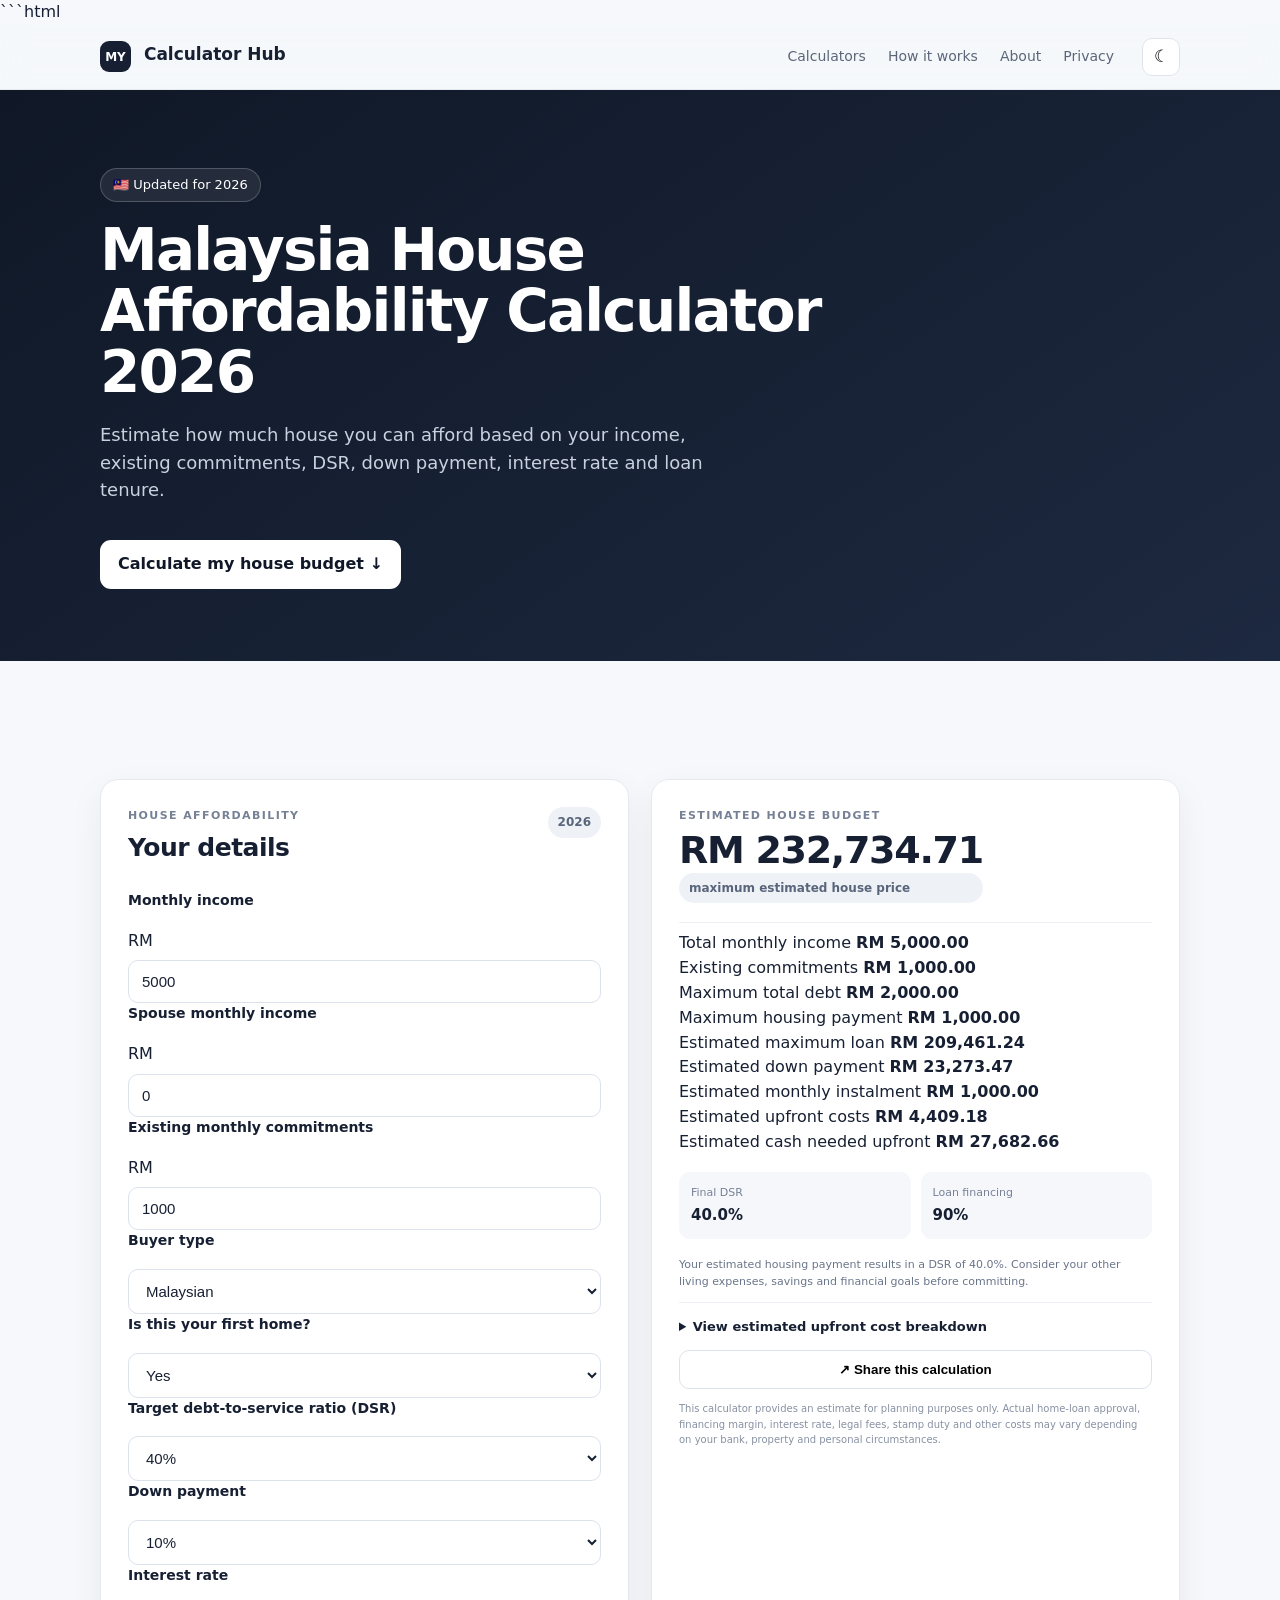
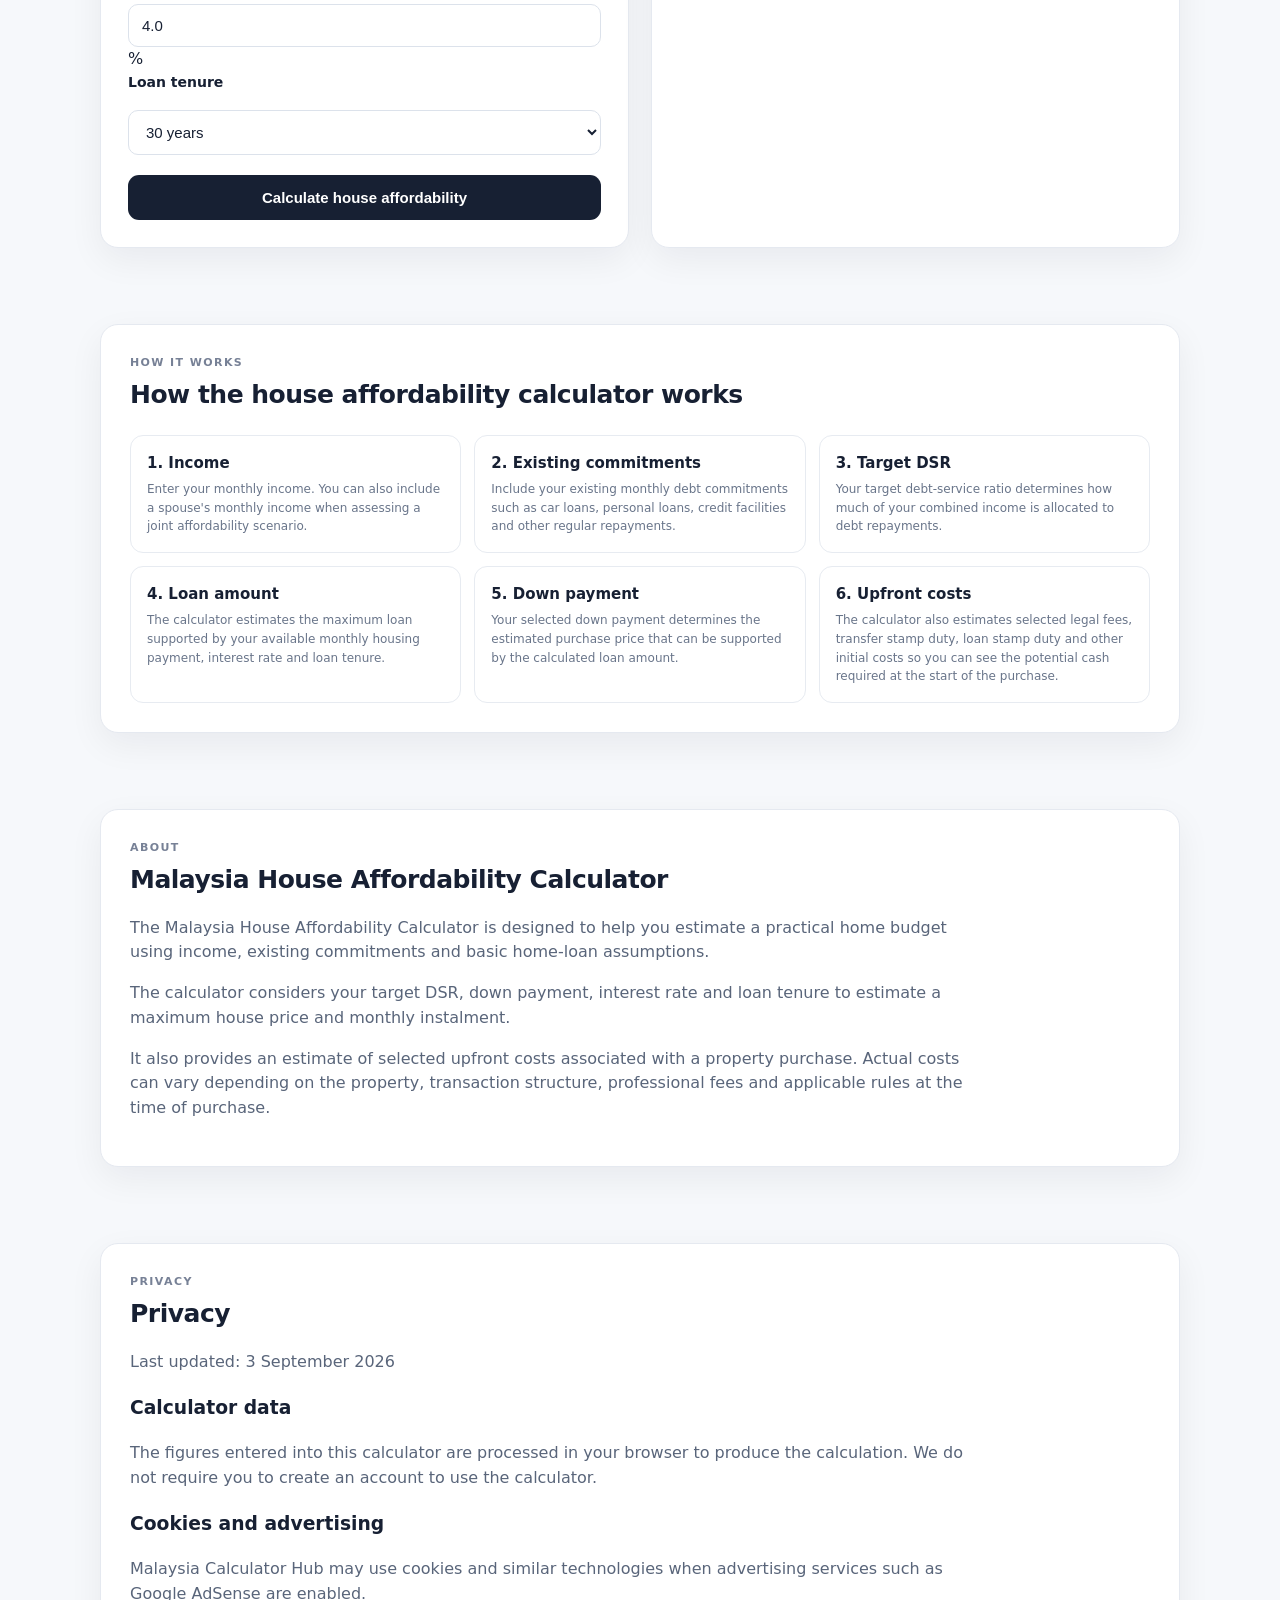
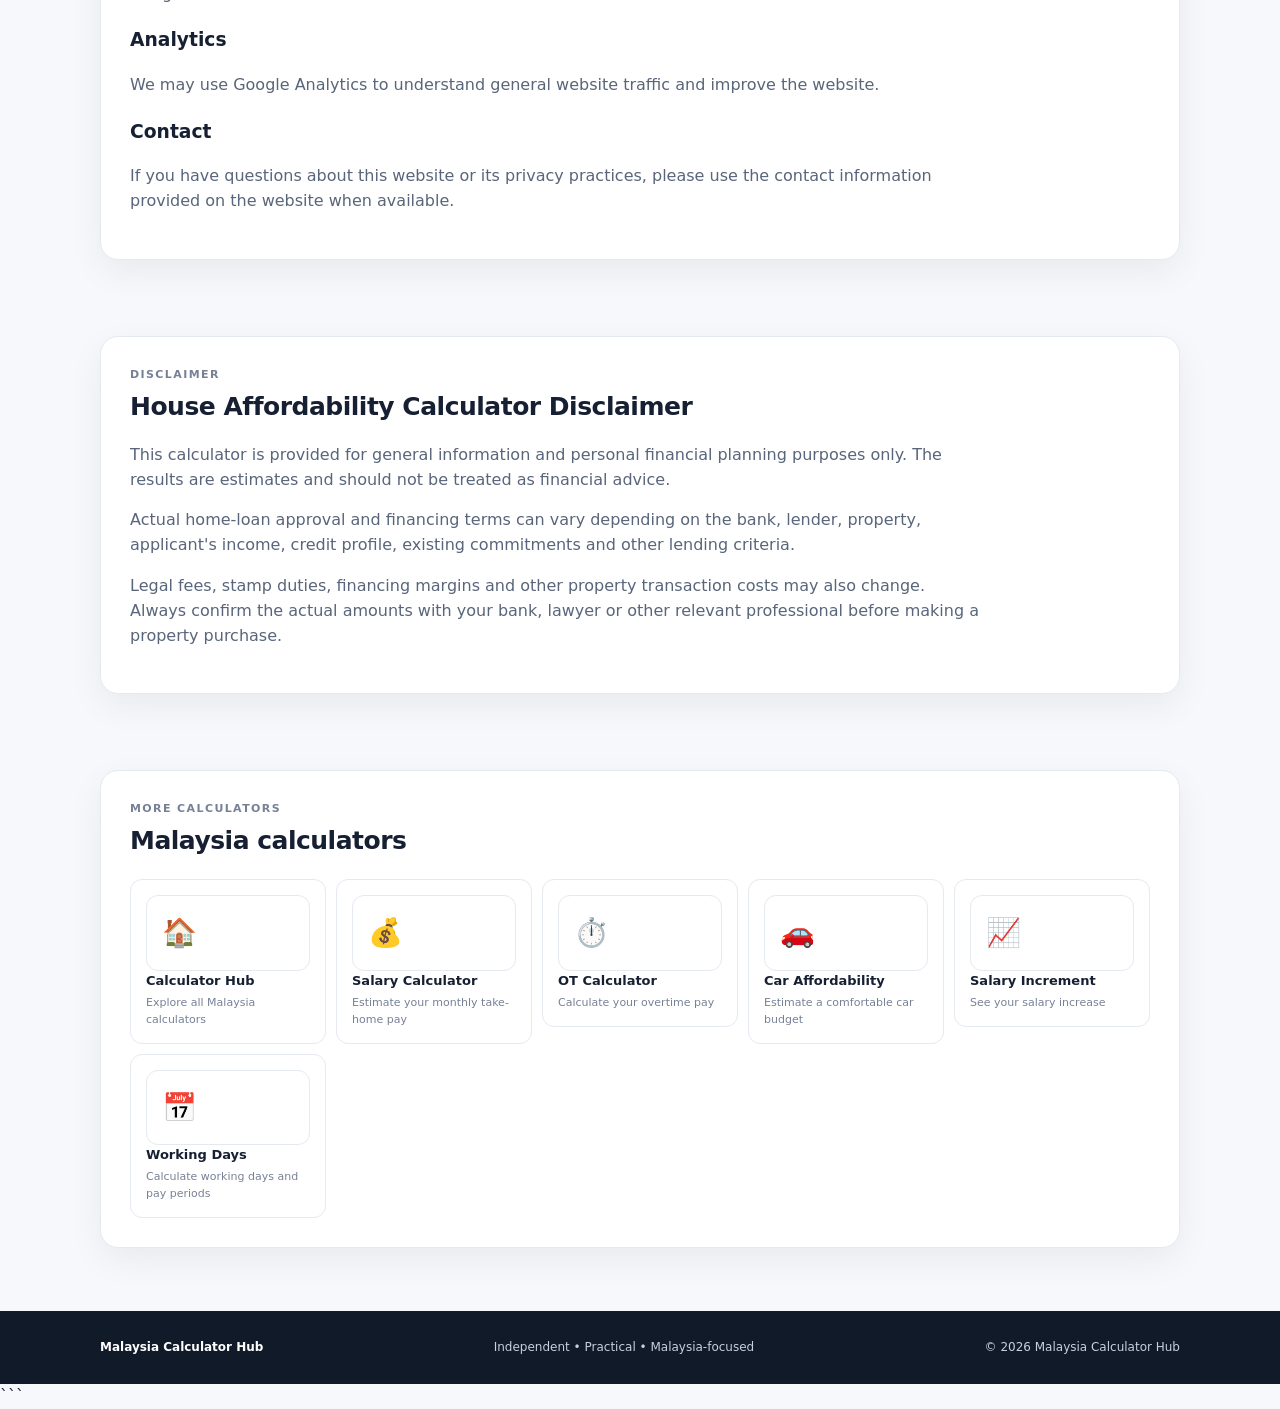
<file: house-affordability.html>
```html
<!doctype html>
<html lang="en">
<head>
  <meta charset="utf-8">
  <meta name="viewport" content="width=device-width, initial-scale=1">

  <meta name="description" content="Malaysia House Affordability Calculator 2026. Estimate how much house you can afford based on your income, commitments, DSR, down payment, interest rate and loan tenure.">
  <meta name="robots" content="index, follow">
  <meta name="theme-color" content="#0f172a">

  <link rel="canonical" href="https://mycalculatorhub.github.io/house-affordability.html">

  <title>Malaysia House Affordability Calculator 2026 | How Much House Can I Afford?</title>

  <meta property="og:title" content="Malaysia House Affordability Calculator 2026">
  <meta property="og:description" content="Estimate how much house you can afford based on your income, monthly commitments, DSR, down payment, interest rate and loan tenure.">
  <meta property="og:type" content="website">
  <meta property="og:url" content="https://mycalculatorhub.github.io/house-affordability.html">

  <link rel="stylesheet" href="style.css">

  <!-- Google Analytics -->
  <script async src="https://www.googletagmanager.com/gtag/js?id=G-N90MJX0CSD"></script>
  <script>
    window.dataLayer = window.dataLayer || [];
    function gtag(){dataLayer.push(arguments);}
    gtag('js', new Date());
    gtag('config', 'G-N90MJX0CSD');
  </script>

  <!-- Google AdSense - add your publisher code when approved -->
  <!--
  <script async
    src="https://pagead2.googlesyndication.com/pagead/js/adsbygoogle.js?client=YOUR_CLIENT_ID"
    crossorigin="anonymous"></script>
  -->
</head>

<body>

<header class="topbar">
  <div class="nav">

    <a class="brand" href="index.html">
      <span>MY</span> Calculator Hub
    </a>

    <nav>
      <a href="index.html">Calculators</a>
      <a href="#how">How it works</a>
      <a href="#about">About</a>
      <a href="#privacy">Privacy</a>
    </nav>

    <button
      id="themeToggle"
      class="icon-btn"
      aria-label="Toggle dark mode"
      type="button"
    >☾</button>

  </div>
</header>


<main id="top">

  <!-- HERO -->
  <section class="hero">

    <div class="hero-inner">

      <div class="pill">
        🇲🇾 Updated for 2026
      </div>

      <h1>
        Malaysia House Affordability Calculator 2026
      </h1>

      <p>
        Estimate how much house you can afford based on your income,
        existing commitments, DSR, down payment, interest rate and loan tenure.
      </p>

      <a class="hero-btn" href="#calculator">
        Calculate my house budget ↓
      </a>

    </div>

  </section>


  <!-- AD -->
  <section class="ad-slot" aria-label="Advertisement">
    <span>Advertisement</span>

    <!-- AdSense ad unit goes here -->
  </section>


  <!-- CALCULATOR -->
  <section id="calculator" class="section">

    <div class="calculator-grid">

      <!-- INPUT CARD -->
      <div class="card input-card">

        <div class="section-head">

          <div>
            <div class="eyebrow">
              HOUSE AFFORDABILITY
            </div>

            <h2>
              Your details
            </h2>
          </div>

          <span class="year-badge">
            2026
          </span>

        </div>


        <!-- MONTHLY INCOME -->
        <label for="monthlyIncome">
          Monthly income
        </label>

        <div class="input-wrap">
          <span>RM</span>

          <input
            id="monthlyIncome"
            type="number"
            min="0"
            step="100"
            value="5000"
            inputmode="decimal"
            autocomplete="off"
          >
        </div>


        <!-- SPOUSE INCOME -->
        <label for="spouseIncome">
          Spouse monthly income
        </label>

        <div class="input-wrap">
          <span>RM</span>

          <input
            id="spouseIncome"
            type="number"
            min="0"
            step="100"
            value="0"
            inputmode="decimal"
            autocomplete="off"
          >
        </div>


        <!-- COMMITMENTS -->
        <label for="monthlyCommitments">
          Existing monthly commitments
        </label>

        <div class="input-wrap">
          <span>RM</span>

          <input
            id="monthlyCommitments"
            type="number"
            min="0"
            step="100"
            value="1000"
            inputmode="decimal"
            autocomplete="off"
          >
        </div>


        <!-- BUYER TYPE -->
        <label for="buyerType">
          Buyer type
        </label>

        <select id="buyerType">

          <option value="malaysian" selected>
            Malaysian
          </option>

          <option value="other">
            Other
          </option>

        </select>


        <!-- FIRST HOME -->
        <label for="firstHome">
          Is this your first home?
        </label>

        <select id="firstHome">

          <option value="yes" selected>
            Yes
          </option>

          <option value="no">
            No
          </option>

        </select>


        <!-- DSR -->
        <label for="dsr">
          Target debt-to-service ratio (DSR)
        </label>

        <select id="dsr">

          <option value="30">
            30% — Conservative
          </option>

          <option value="35">
            35%
          </option>

          <option value="40" selected>
            40%
          </option>

          <option value="45">
            45%
          </option>

          <option value="50">
            50%
          </option>

          <option value="60">
            60% — Higher
          </option>

        </select>


        <!-- DOWN PAYMENT -->
        <label for="downPayment">
          Down payment
        </label>

        <select id="downPayment">

          <option value="5">
            5%
          </option>

          <option value="10" selected>
            10%
          </option>

          <option value="15">
            15%
          </option>

          <option value="20">
            20%
          </option>

          <option value="30">
            30%
          </option>

        </select>


        <!-- INTEREST -->
        <label for="interestRate">
          Interest rate
        </label>

        <div class="input-wrap">

          <input
            id="interestRate"
            type="number"
            min="0"
            step="0.1"
            value="4.0"
            inputmode="decimal"
            autocomplete="off"
          >

          <span>%</span>

        </div>


        <!-- TENURE -->
        <label for="loanTenure">
          Loan tenure
        </label>

        <select id="loanTenure">

          <option value="10">
            10 years
          </option>

          <option value="15">
            15 years
          </option>

          <option value="20">
            20 years
          </option>

          <option value="25">
            25 years
          </option>

          <option value="30" selected>
            30 years
          </option>

          <option value="35">
            35 years
          </option>

        </select>


        <button
          id="calculateHouseBtn"
          class="calculate-btn"
          type="button"
        >
          Calculate house affordability
        </button>

      </div>


      <!-- RESULT CARD -->
      <div class="card result-card" id="results">

        <div class="result-top">

          <div>

            <div class="eyebrow">
              ESTIMATED HOUSE BUDGET
            </div>

            <div
              id="maxHousePrice"
              class="take-home"
            >
              RM 0.00
            </div>

            <div class="mini-chip">
              maximum estimated house price
            </div>

          </div>

        </div>


        <!-- RESULT BREAKDOWN -->
        <div class="breakdown">

          <div class="breakdown-row">

            <span>
              Total monthly income
            </span>

            <strong id="resultTotalIncome">
              RM 0.00
            </strong>

          </div>


          <div class="breakdown-row">

            <span>
              Existing commitments
            </span>

            <strong id="resultCommitments">
              RM 0.00
            </strong>

          </div>


          <div class="breakdown-row">

            <span>
              Maximum total debt
            </span>

            <strong id="resultMaxDebt">
              RM 0.00
            </strong>

          </div>


          <div class="breakdown-row">

            <span>
              Maximum housing payment
            </span>

            <strong id="maxHousingPayment">
              RM 0.00
            </strong>

          </div>


          <div class="breakdown-row">

            <span>
              Estimated maximum loan
            </span>

            <strong id="maxLoan">
              RM 0.00
            </strong>

          </div>


          <div class="breakdown-row">

            <span>
              Estimated down payment
            </span>

            <strong id="resultDownPayment">
              RM 0.00
            </strong>

          </div>


          <div class="breakdown-row">

            <span>
              Estimated monthly instalment
            </span>

            <strong id="monthlyPayment">
              RM 0.00
            </strong>

          </div>


          <div class="breakdown-row">

            <span>
              Estimated upfront costs
            </span>

            <strong id="upfrontCosts">
              RM 0.00
            </strong>

          </div>


          <div class="breakdown-row">

            <span>
              Estimated cash needed upfront
            </span>

            <strong id="totalUpfront">
              RM 0.00
            </strong>

          </div>

        </div>


        <!-- ANNUAL / DSR GRID -->
        <div class="annual-grid">

          <div>

            <span>
              Final DSR
            </span>

            <strong id="finalDsr">
              0%
            </strong>

          </div>


          <div>

            <span>
              Loan financing
            </span>

            <strong id="financingRate">
              90%
            </strong>

          </div>

        </div>


        <p
          id="houseStatus"
          class="result-note"
        >
          Enter your details and calculate your estimated house budget.
        </p>


        <!-- COST DETAILS -->
        <details class="employer">

          <summary>
            View estimated upfront cost breakdown
          </summary>

          <div class="breakdown">

            <div class="breakdown-row">

              <span>
                SPA / transfer legal fee
              </span>

              <strong id="legalFee">
                RM 0.00
              </strong>

            </div>


            <div class="breakdown-row">

              <span>
                Transfer stamp duty
              </span>

              <strong id="transferStampDuty">
                RM 0.00
              </strong>

            </div>


            <div class="breakdown-row">

              <span>
                Loan stamp duty
              </span>

              <strong id="loanStampDuty">
                RM 0.00
              </strong>

            </div>


            <div class="breakdown-row">

              <span>
                Other estimated costs
              </span>

              <strong id="otherCosts">
                RM 0.00
              </strong>

            </div>

          </div>

        </details>


        <!-- SHARE -->
        <button
          id="shareHouseBtn"
          class="share-btn"
          type="button"
        >
          ↗ Share this calculation
        </button>


        <p class="disclaimer">
          This calculator provides an estimate for planning purposes only.
          Actual home-loan approval, financing margin, interest rate,
          legal fees, stamp duty and other costs may vary depending on
          your bank, property and personal circumstances.
        </p>

      </div>

    </div>

  </section>


  <!-- HOW IT WORKS -->
  <section class="section" id="how">

    <div class="content-card">

      <div class="eyebrow">
        HOW IT WORKS
      </div>

      <h2>
        How the house affordability calculator works
      </h2>

      <div class="info-grid">

        <article>

          <h3>
            1. Income
          </h3>

          <p>
            Enter your monthly income. You can also include a spouse's
            monthly income when assessing a joint affordability scenario.
          </p>

        </article>


        <article>

          <h3>
            2. Existing commitments
          </h3>

          <p>
            Include your existing monthly debt commitments such as car loans,
            personal loans, credit facilities and other regular repayments.
          </p>

        </article>


        <article>

          <h3>
            3. Target DSR
          </h3>

          <p>
            Your target debt-service ratio determines how much of your
            combined income is allocated to debt repayments.
          </p>

        </article>


        <article>

          <h3>
            4. Loan amount
          </h3>

          <p>
            The calculator estimates the maximum loan supported by your
            available monthly housing payment, interest rate and loan tenure.
          </p>

        </article>


        <article>

          <h3>
            5. Down payment
          </h3>

          <p>
            Your selected down payment determines the estimated purchase
            price that can be supported by the calculated loan amount.
          </p>

        </article>


        <article>

          <h3>
            6. Upfront costs
          </h3>

          <p>
            The calculator also estimates selected legal fees, transfer stamp
            duty, loan stamp duty and other initial costs so you can see the
            potential cash required at the start of the purchase.
          </p>

        </article>

      </div>

    </div>

  </section>


  <!-- ABOUT -->
  <section class="section" id="about">

    <div class="content-card">

      <div class="eyebrow">
        ABOUT
      </div>

      <h2>
        Malaysia House Affordability Calculator
      </h2>

      <p>
        The Malaysia House Affordability Calculator is designed to help you
        estimate a practical home budget using income, existing commitments
        and basic home-loan assumptions.
      </p>

      <p>
        The calculator considers your target DSR, down payment, interest rate
        and loan tenure to estimate a maximum house price and monthly
        instalment.
      </p>

      <p>
        It also provides an estimate of selected upfront costs associated
        with a property purchase. Actual costs can vary depending on the
        property, transaction structure, professional fees and applicable
        rules at the time of purchase.
      </p>

    </div>

  </section>


  <!-- PRIVACY -->
  <section class="section" id="privacy">

    <div class="content-card">

      <div class="eyebrow">
        PRIVACY
      </div>

      <h2>
        Privacy
      </h2>

      <p>
        Last updated: 3 September 2026
      </p>

      <h3>
        Calculator data
      </h3>

      <p>
        The figures entered into this calculator are processed in your
        browser to produce the calculation. We do not require you to create
        an account to use the calculator.
      </p>

      <h3>
        Cookies and advertising
      </h3>

      <p>
        Malaysia Calculator Hub may use cookies and similar technologies when
        advertising services such as Google AdSense are enabled.
      </p>

      <h3>
        Analytics
      </h3>

      <p>
        We may use Google Analytics to understand general website traffic and
        improve the website.
      </p>

      <h3>
        Contact
      </h3>

      <p>
        If you have questions about this website or its privacy practices,
        please use the contact information provided on the website when
        available.
      </p>

    </div>

  </section>


  <!-- DISCLAIMER -->
  <section class="section">

    <div class="content-card">

      <div class="eyebrow">
        DISCLAIMER
      </div>

      <h2>
        House Affordability Calculator Disclaimer
      </h2>

      <p>
        This calculator is provided for general information and personal
        financial planning purposes only. The results are estimates and
        should not be treated as financial advice.
      </p>

      <p>
        Actual home-loan approval and financing terms can vary depending on
        the bank, lender, property, applicant's income, credit profile,
        existing commitments and other lending criteria.
      </p>

      <p>
        Legal fees, stamp duties, financing margins and other property
        transaction costs may also change. Always confirm the actual amounts
        with your bank, lawyer or other relevant professional before making
        a property purchase.
      </p>

    </div>

  </section>


  <!-- MORE CALCULATORS -->
  <section class="section">

    <div class="content-card">

      <div class="eyebrow">
        MORE CALCULATORS
      </div>

      <h2>
        Malaysia calculators
      </h2>

      <div class="coming-grid">


        <a
          href="index.html"
          style="text-decoration:none;color:inherit;"
        >

          <div>

            <div style="font-size:28px;">
              🏠
            </div>

            <b>
              Calculator Hub
            </b>

            <small>
              Explore all Malaysia calculators
            </small>

          </div>

        </a>


        <a
          href="salary-calculator.html"
          style="text-decoration:none;color:inherit;"
        >

          <div>

            <div style="font-size:28px;">
              💰
            </div>

            <b>
              Salary Calculator
            </b>

            <small>
              Estimate your monthly take-home pay
            </small>

          </div>

        </a>


        <a
          href="ot-calculator.html"
          style="text-decoration:none;color:inherit;"
        >

          <div>

            <div style="font-size:28px;">
              ⏱️
            </div>

            <b>
              OT Calculator
            </b>

            <small>
              Calculate your overtime pay
            </small>

          </div>

        </a>


        <a
          href="car-affordability.html"
          style="text-decoration:none;color:inherit;"
        >

          <div>

            <div style="font-size:28px;">
              🚗
            </div>

            <b>
              Car Affordability
            </b>

            <small>
              Estimate a comfortable car budget
            </small>

          </div>

        </a>


        <a
          href="salary-increment.html"
          style="text-decoration:none;color:inherit;"
        >

          <div>

            <div style="font-size:28px;">
              📈
            </div>

            <b>
              Salary Increment
            </b>

            <small>
              See your salary increase
            </small>

          </div>

        </a>


        <a
          href="working-days.html"
          style="text-decoration:none;color:inherit;"
        >

          <div>

            <div style="font-size:28px;">
              📅
            </div>

            <b>
              Working Days
            </b>

            <small>
              Calculate working days and pay periods
            </small>

          </div>

        </a>


      </div>

    </div>

  </section>

</main>


<!-- FOOTER -->
<footer>

  <div class="footer-inner">

    <b>
      Malaysia Calculator Hub
    </b>

    <span>
      Independent • Practical • Malaysia-focused
    </span>

    <span>
      © 2026 Malaysia Calculator Hub
    </span>

  </div>

</footer>


<script>
document.addEventListener("DOMContentLoaded", function () {

  const $ = (id) => document.getElementById(id);

  const money = (value) => {
    return "RM " + Number(value || 0).toLocaleString("en-MY", {
      minimumFractionDigits: 2,
      maximumFractionDigits: 2
    });
  };


  /* =========================
     DARK MODE
     ========================= */

  const themeToggle = $("themeToggle");

  function updateThemeButton() {

    if (document.body.classList.contains("dark")) {
      themeToggle.textContent = "☀";
    } else {
      themeToggle.textContent = "☾";
    }

  }

  if (localStorage.getItem("mch-theme") === "dark") {
    document.body.classList.add("dark");
  }

  updateThemeButton();

  themeToggle.addEventListener("click", function () {

    document.body.classList.toggle("dark");

    localStorage.setItem(
      "mch-theme",
      document.body.classList.contains("dark")
        ? "dark"
        : "light"
    );

    updateThemeButton();

  });


  /* =========================
     LEGAL FEE
     ========================= */

  function estimateLegalFee(amount) {

    if (amount <= 0) {
      return 0;
    }

    let fee = 0;

    if (amount <= 500000) {

      fee = amount * 0.0125;

    } else {

      fee =
        500000 * 0.0125 +
        (amount - 500000) * 0.01;

    }

    return Math.max(500, fee);

  }


  /* =========================
     TRANSFER STAMP DUTY
     ========================= */

  function calculateTransferStampDuty(amount) {

    if (amount <= 0) {
      return 0;
    }

    let duty = 0;

    if (amount <= 100000) {

      duty = amount * 0.01;

    } else if (amount <= 500000) {

      duty =
        100000 * 0.01 +
        (amount - 100000) * 0.02;

    } else if (amount <= 1000000) {

      duty =
        100000 * 0.01 +
        400000 * 0.02 +
        (amount - 500000) * 0.03;

    } else {

      duty =
        100000 * 0.01 +
        400000 * 0.02 +
        500000 * 0.03 +
        (amount - 1000000) * 0.04;

    }

    return duty;

  }


  /* =========================
     HOUSE AFFORDABILITY
     ========================= */

  function calculateHouse() {

    const income = Math.max(
      0,
      Number($("monthlyIncome").value) || 0
    );

    const spouseIncome = Math.max(
      0,
      Number($("spouseIncome").value) || 0
    );

    const commitments = Math.max(
      0,
      Number($("monthlyCommitments").value) || 0
    );

    const buyerType =
      $("buyerType").value;

    const firstHome =
      $("firstHome").value;

    const targetDSR =
      Number($("dsr").value) / 100;

    const downPaymentRate =
      Number($("downPayment").value) / 100;

    const interestRate =
      Math.max(
        0,
        Number($("interestRate").value) || 0
      ) / 100;

    const tenure =
      Math.max(
        1,
        Number($("loanTenure").value) || 1
      );


    /* Combined income */

    const totalIncome =
      income + spouseIncome;


    /* Maximum total debt */

    const maxTotalDebt =
      totalIncome * targetDSR;


    /* Maximum available housing payment */

    const maxHousingPayment =
      Math.max(
        0,
        maxTotalDebt - commitments
      );


    /*
      Assumed 90% financing.
      Down payment selection is used to
      convert maximum loan into maximum
      estimated house price.
    */

    const financingMargin =
      1 - downPaymentRate;


    /* Loan calculation */

    const months =
      tenure * 12;

    const monthlyRate =
      interestRate / 12;

    let maxLoan = 0;

    if (maxHousingPayment > 0) {

      if (monthlyRate === 0) {

        maxLoan =
          maxHousingPayment * months;

      } else {

        maxLoan =
          maxHousingPayment *
          (
            1 -
            Math.pow(
              1 + monthlyRate,
              -months
            )
          ) /
          monthlyRate;

      }

    }


    /* Maximum house price */

    let maxHousePrice = 0;

    if (financingMargin > 0) {

      maxHousePrice =
        maxLoan / financingMargin;

    }


    /* Down payment */

    const estimatedDownPayment =
      maxHousePrice * downPaymentRate;


    /* Actual estimated monthly payment */

    const monthlyPayment =
      maxHousingPayment;


    /* Final DSR */

    const finalDSR =
      totalIncome > 0
        ? (
            (
              commitments +
              monthlyPayment
            ) /
            totalIncome
          ) * 100
        : 0;


    /* =========================
       UPFRONT COSTS
       ========================= */

    const legalFee =
      estimateLegalFee(maxHousePrice);

    let transferStampDuty =
      calculateTransferStampDuty(maxHousePrice);

    let loanStampDuty =
      maxLoan * 0.005;


    /*
      First-home exemption assumption
      retained from the previous calculator:
      Malaysian first-home buyer and
      property value <= RM500,000.
    */

    if (
      buyerType === "malaysian" &&
      firstHome === "yes" &&
      maxHousePrice <= 500000
    ) {

      transferStampDuty = 0;
      loanStampDuty = 0;

    }


    const otherCosts =
      maxHousePrice > 0
        ? 1500
        : 0;


    const upfrontCosts =
      legalFee +
      transferStampDuty +
      loanStampDuty +
      otherCosts;


    const totalUpfront =
      estimatedDownPayment +
      upfrontCosts;


    /* =========================
       DISPLAY
       ========================= */

    $("maxHousePrice").textContent =
      money(maxHousePrice);

    $("resultTotalIncome").textContent =
      money(totalIncome);

    $("resultCommitments").textContent =
      money(commitments);

    $("resultMaxDebt").textContent =
      money(maxTotalDebt);

    $("maxHousingPayment").textContent =
      money(maxHousingPayment);

    $("maxLoan").textContent =
      money(maxLoan);

    $("resultDownPayment").textContent =
      money(estimatedDownPayment);

    $("monthlyPayment").textContent =
      money(monthlyPayment);

    $("upfrontCosts").textContent =
      money(upfrontCosts);

    $("totalUpfront").textContent =
      money(totalUpfront);

    $("finalDsr").textContent =
      finalDSR.toFixed(1) + "%";

    $("financingRate").textContent =
      (financingMargin * 100).toFixed(0) + "%";


    $("legalFee").textContent =
      money(legalFee);

    $("transferStampDuty").textContent =
      money(transferStampDuty);

    $("loanStampDuty").textContent =
      money(loanStampDuty);

    $("otherCosts").textContent =
      money(otherCosts);


    /* =========================
       STATUS
       ========================= */

    let statusText = "";

    if (totalIncome <= 0) {

      statusText =
        "Enter your monthly income to estimate your house affordability.";

    } else if (maxHousingPayment <= 0) {

      statusText =
        "Based on the information entered, there is no remaining monthly debt capacity for a housing payment.";

    } else if (finalDSR <= 35) {

      statusText =
        "Your estimated housing payment results in a DSR of " +
        finalDSR.toFixed(1) +
        "%. This is within the conservative range used by this calculator.";

    } else if (finalDSR <= 45) {

      statusText =
        "Your estimated housing payment results in a DSR of " +
        finalDSR.toFixed(1) +
        "%. Consider your other living expenses, savings and financial goals before committing.";

    } else {

      statusText =
        "Your estimated housing payment results in a DSR of " +
        finalDSR.toFixed(1) +
        "%. A lower-priced property, larger down payment or longer tenure may reduce the monthly burden.";

    }


    $("houseStatus").textContent =
      statusText;

  }


  /* =========================
     CALCULATE BUTTON
     ========================= */

  $("calculateHouseBtn").addEventListener(
    "click",
    calculateHouse
  );


  /* =========================
     AUTO UPDATE
     ========================= */

  [
    "monthlyIncome",
    "spouseIncome",
    "monthlyCommitments",
    "buyerType",
    "firstHome",
    "dsr",
    "downPayment",
    "interestRate",
    "loanTenure"
  ].forEach(function (id) {

    $(id).addEventListener(
      "input",
      calculateHouse
    );

    $(id).addEventListener(
      "change",
      calculateHouse
    );

  });


  /* =========================
     SHARE
     ========================= */

  $("shareHouseBtn").addEventListener(
    "click",
    async function () {

      const text =
        "Malaysia House Affordability Calculator 2026\n" +
        "Estimated maximum house price: " +
        $("maxHousePrice").textContent +
        "\n" +
        "Estimated monthly payment: " +
        $("monthlyPayment").textContent +
        "\n" +
        "Estimated upfront cash: " +
        $("totalUpfront").textContent +
        "\n" +
        "DSR: " +
        $("finalDsr").textContent +
        "\n" +
        location.href.split("#")[0];


      try {

        await navigator.clipboard.writeText(text);

        $("shareHouseBtn").textContent =
          "✓ Calculation copied";

        setTimeout(function () {

          $("shareHouseBtn").textContent =
            "↗ Share this calculation";

        }, 1800);

      } catch (error) {

        prompt(
          "Copy this calculation:",
          text
        );

      }

    }
  );


  /* =========================
     INITIAL CALCULATION
     ========================= */

  calculateHouse();

});
</script>

</body>
</html>
```
</file>
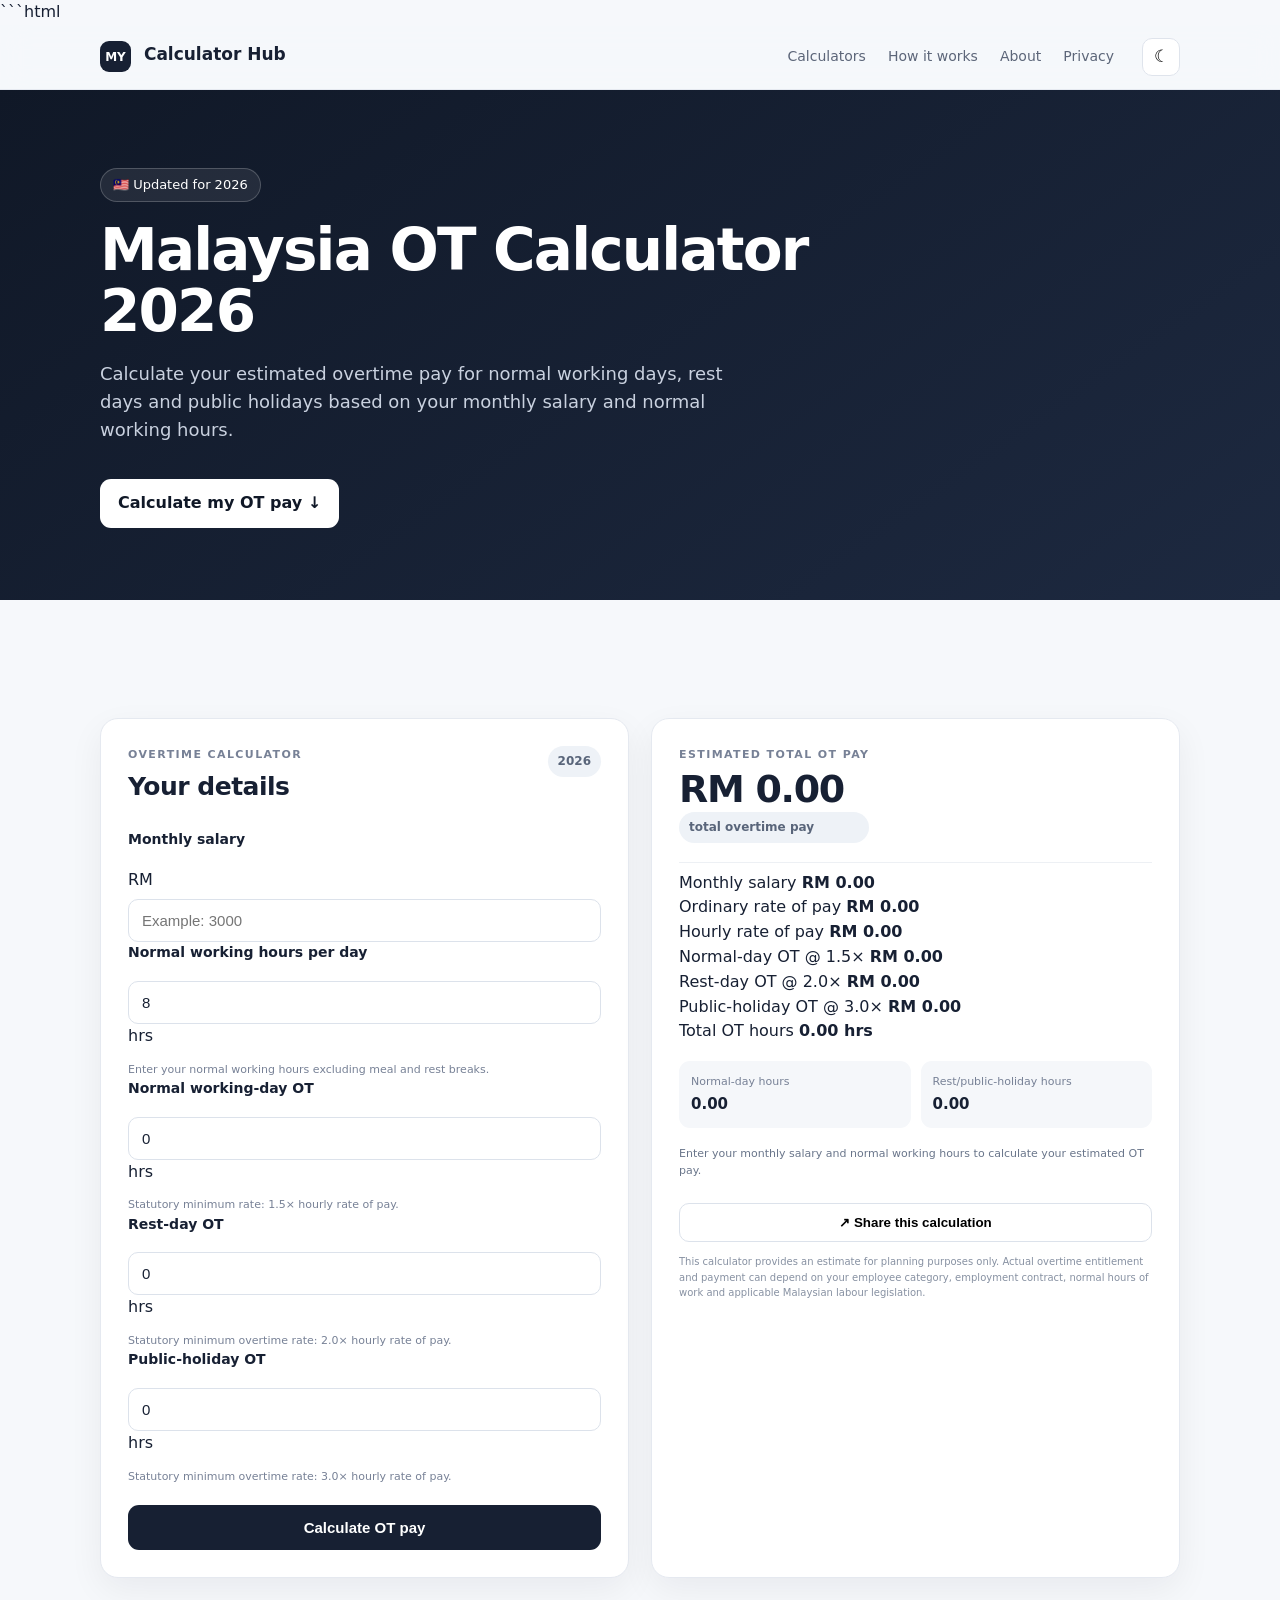
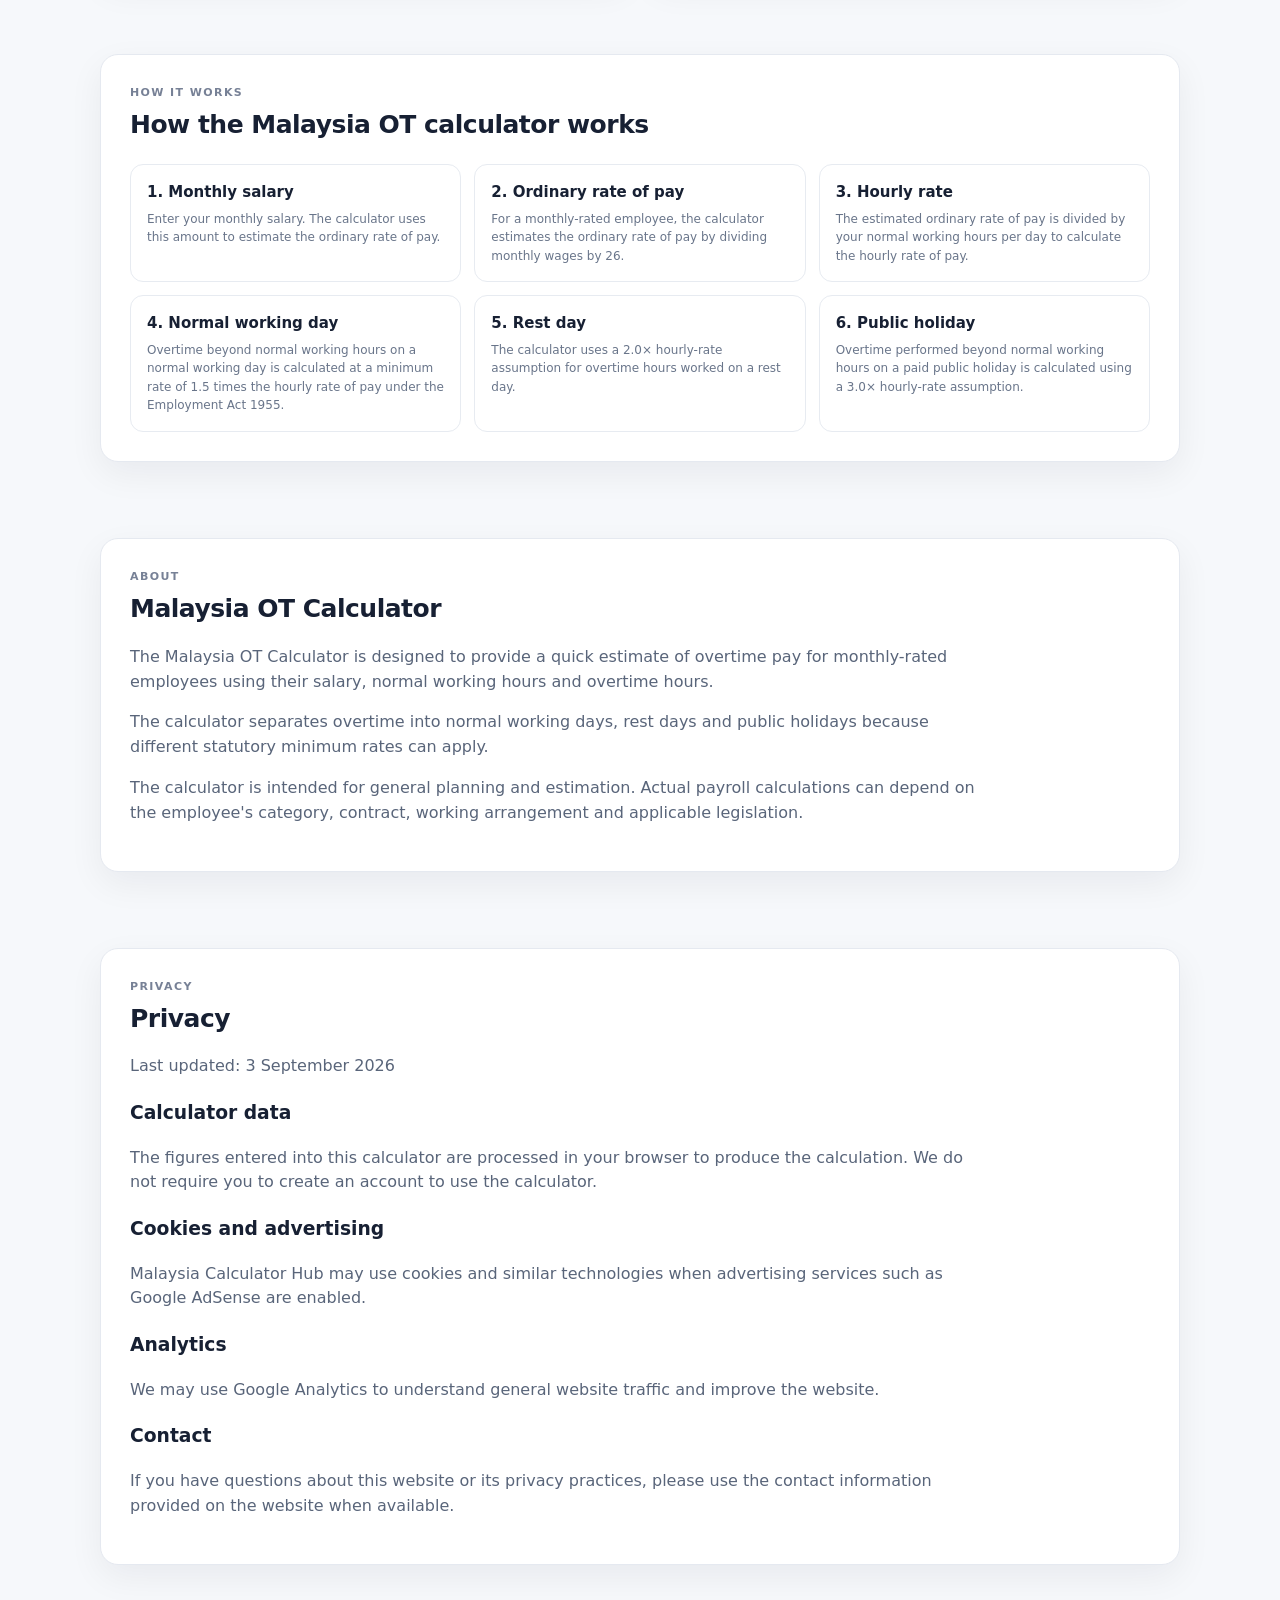
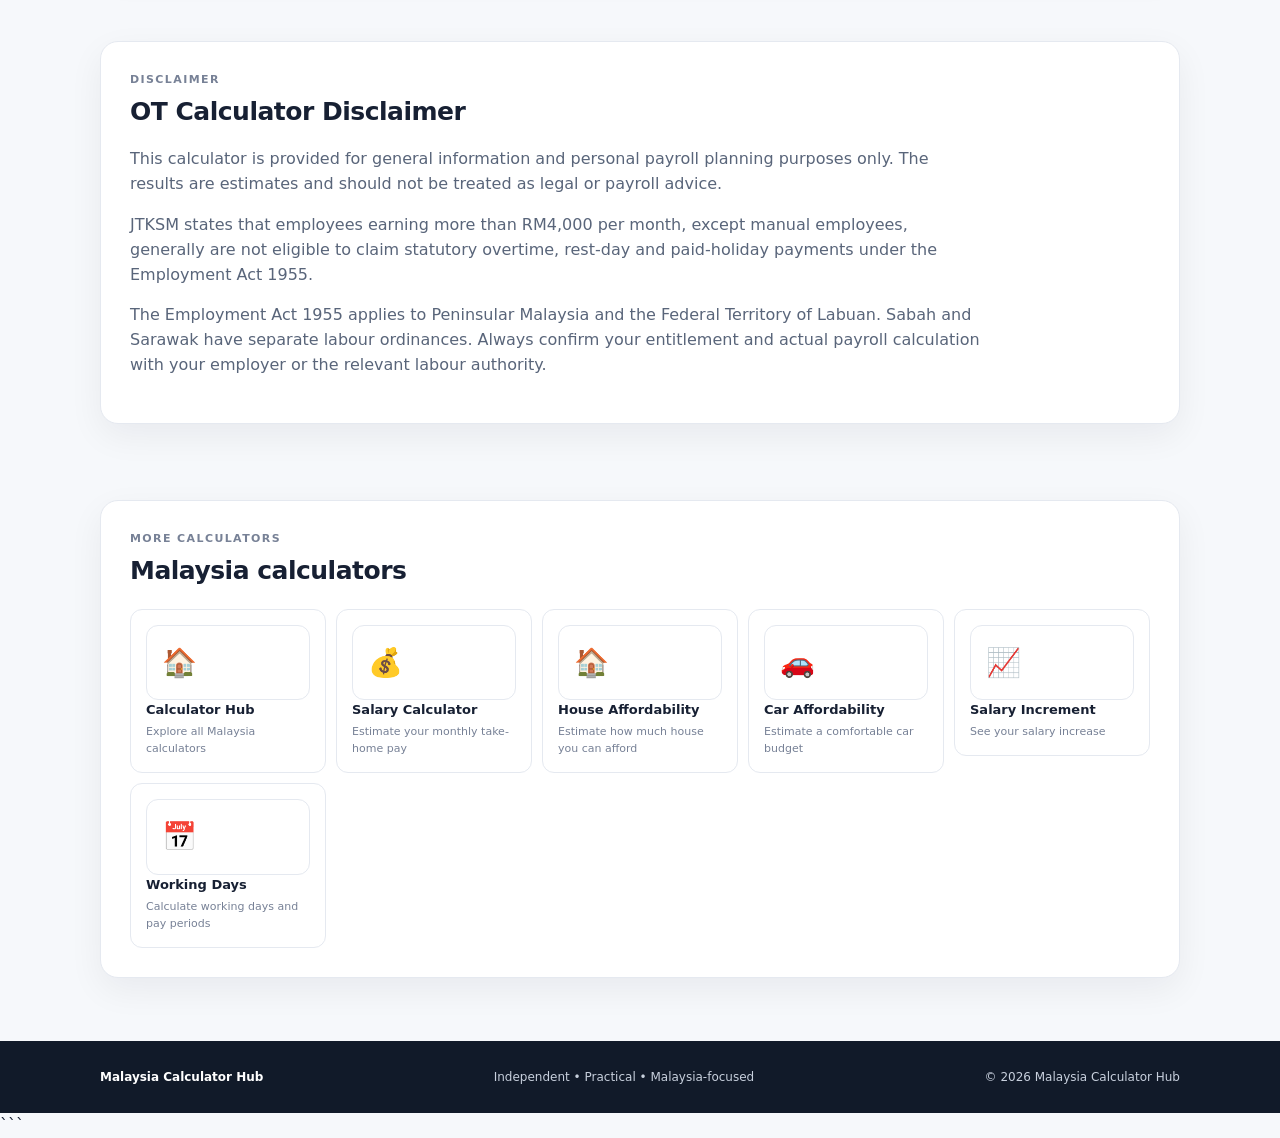
<file: ot-calculator.html>
```html
<!doctype html>
<html lang="en">
<head>

  <meta charset="utf-8">

  <meta name="viewport" content="width=device-width, initial-scale=1">

  <meta
    name="description"
    content="Malaysia OT Calculator 2026. Calculate estimated overtime pay for normal working days, rest days and public holidays based on your monthly salary and working hours."
  >

  <meta
    name="robots"
    content="index, follow"
  >

  <meta
    name="theme-color"
    content="#0f172a"
  >

  <link
    rel="canonical"
    href="https://mycalculatorhub.github.io/ot-calculator.html"
  >

  <title>
    Malaysia OT Calculator 2026 | Overtime Pay Calculator
  </title>

  <meta
    property="og:type"
    content="website"
  >

  <meta
    property="og:title"
    content="Malaysia OT Calculator 2026 | Overtime Pay Calculator"
  >

  <meta
    property="og:description"
    content="Calculate estimated Malaysian overtime pay for normal working days, rest days and public holidays."
  >

  <meta
    property="og:url"
    content="https://mycalculatorhub.github.io/ot-calculator.html"
  >

  <meta
    property="og:site_name"
    content="Malaysia Calculator Hub"
  >

  <link
    rel="stylesheet"
    href="style.css"
  >


  <!-- Google Analytics -->

  <script
    async
    src="https://www.googletagmanager.com/gtag/js?id=G-N90MJX0CSD"
  ></script>

  <script>

    window.dataLayer = window.dataLayer || [];

    function gtag(){
      dataLayer.push(arguments);
    }

    gtag('js', new Date());

    gtag('config', 'G-N90MJX0CSD');

  </script>


  <!-- Google AdSense - add your publisher code when approved -->

  <!--
  <script
    async
    src="https://pagead2.googlesyndication.com/pagead/js/adsbygoogle.js?client=YOUR_CLIENT_ID"
    crossorigin="anonymous">
  </script>
  -->

</head>


<body>


<!-- =========================================
     HEADER
     ========================================= -->

<header class="topbar">

  <div class="nav">

    <a
      class="brand"
      href="index.html"
    >
      <span>MY</span> Calculator Hub
    </a>


    <nav>

      <a href="index.html">
        Calculators
      </a>

      <a href="#how">
        How it works
      </a>

      <a href="#about">
        About
      </a>

      <a href="#privacy">
        Privacy
      </a>

    </nav>


    <button
      id="themeToggle"
      class="icon-btn"
      aria-label="Toggle dark mode"
      type="button"
    >
      ☾
    </button>

  </div>

</header>



<main id="top">


<!-- =========================================
     HERO
     ========================================= -->

<section class="hero">

  <div class="hero-inner">


    <div class="pill">
      🇲🇾 Updated for 2026
    </div>


    <h1>
      Malaysia OT Calculator 2026
    </h1>


    <p>
      Calculate your estimated overtime pay for normal working days,
      rest days and public holidays based on your monthly salary
      and normal working hours.
    </p>


    <a
      class="hero-btn"
      href="#calculator"
    >
      Calculate my OT pay ↓
    </a>


  </div>

</section>



<!-- =========================================
     AD
     ========================================= -->

<section
  class="ad-slot"
  aria-label="Advertisement"
>

  <span>
    Advertisement
  </span>

  <!-- AdSense ad unit goes here -->

</section>



<!-- =========================================
     CALCULATOR
     ========================================= -->

<section
  id="calculator"
  class="section"
>


  <div class="calculator-grid">


    <!-- =====================================
         INPUT CARD
         ===================================== -->

    <div class="card input-card">


      <div class="section-head">

        <div>

          <div class="eyebrow">
            OVERTIME CALCULATOR
          </div>

          <h2>
            Your details
          </h2>

        </div>


        <span class="year-badge">
          2026
        </span>

      </div>



      <!-- SALARY -->

      <label for="salary">
        Monthly salary
      </label>

      <div class="input-wrap">

        <span>
          RM
        </span>

        <input
          id="salary"
          type="number"
          min="0"
          step="0.01"
          placeholder="Example: 3000"
          inputmode="decimal"
          autocomplete="off"
        >

      </div>



      <!-- WORKING HOURS -->

      <label for="hoursPerDay">
        Normal working hours per day
      </label>

      <div class="input-wrap">

        <input
          id="hoursPerDay"
          type="number"
          min="1"
          max="24"
          step="0.5"
          value="8"
          inputmode="decimal"
          autocomplete="off"
        >

        <span>
          hrs
        </span>

      </div>


      <p class="advanced-note">
        Enter your normal working hours excluding meal and rest breaks.
      </p>



      <!-- NORMAL OT -->

      <label for="normalOT">
        Normal working-day OT
      </label>

      <div class="input-wrap">

        <input
          id="normalOT"
          type="number"
          min="0"
          step="0.5"
          value="0"
          inputmode="decimal"
          autocomplete="off"
        >

        <span>
          hrs
        </span>

      </div>


      <p class="advanced-note">
        Statutory minimum rate: 1.5× hourly rate of pay.
      </p>



      <!-- REST DAY OT -->

      <label for="restOT">
        Rest-day OT
      </label>

      <div class="input-wrap">

        <input
          id="restOT"
          type="number"
          min="0"
          step="0.5"
          value="0"
          inputmode="decimal"
          autocomplete="off"
        >

        <span>
          hrs
        </span>

      </div>


      <p class="advanced-note">
        Statutory minimum overtime rate: 2.0× hourly rate of pay.
      </p>



      <!-- PUBLIC HOLIDAY OT -->

      <label for="holidayOT">
        Public-holiday OT
      </label>

      <div class="input-wrap">

        <input
          id="holidayOT"
          type="number"
          min="0"
          step="0.5"
          value="0"
          inputmode="decimal"
          autocomplete="off"
        >

        <span>
          hrs
        </span>

      </div>


      <p class="advanced-note">
        Statutory minimum overtime rate: 3.0× hourly rate of pay.
      </p>



      <!-- CALCULATE -->

      <button
        id="calculateBtn"
        class="calculate-btn"
        type="button"
      >
        Calculate OT pay
      </button>


    </div>



    <!-- =====================================
         RESULT CARD
         ===================================== -->

    <div
      class="card result-card"
      id="results"
    >


      <div class="result-top">


        <div>

          <div class="eyebrow">
            ESTIMATED TOTAL OT PAY
          </div>


          <div
            id="totalOT"
            class="take-home"
          >
            RM 0.00
          </div>


          <div class="mini-chip">
            total overtime pay
          </div>

        </div>


      </div>



      <!-- BREAKDOWN -->

      <div class="breakdown">


        <div class="breakdown-row">

          <span>
            Monthly salary
          </span>

          <strong id="salaryResult">
            RM 0.00
          </strong>

        </div>



        <div class="breakdown-row">

          <span>
            Ordinary rate of pay
          </span>

          <strong id="dailyRate">
            RM 0.00
          </strong>

        </div>



        <div class="breakdown-row">

          <span>
            Hourly rate of pay
          </span>

          <strong id="hourlyRate">
            RM 0.00
          </strong>

        </div>



        <div class="breakdown-row">

          <span>
            Normal-day OT @ 1.5×
          </span>

          <strong id="normalResult">
            RM 0.00
          </strong>

        </div>



        <div class="breakdown-row">

          <span>
            Rest-day OT @ 2.0×
          </span>

          <strong id="restResult">
            RM 0.00
          </strong>

        </div>



        <div class="breakdown-row">

          <span>
            Public-holiday OT @ 3.0×
          </span>

          <strong id="holidayResult">
            RM 0.00
          </strong>

        </div>



        <div class="breakdown-row">

          <span>
            Total OT hours
          </span>

          <strong id="totalHours">
            0.00 hrs
          </strong>

        </div>


      </div>



      <!-- SUMMARY GRID -->

      <div class="annual-grid">


        <div>

          <span>
            Normal-day hours
          </span>

          <strong id="normalHoursResult">
            0.00
          </strong>

        </div>


        <div>

          <span>
            Rest/public-holiday hours
          </span>

          <strong id="specialHoursResult">
            0.00
          </strong>

        </div>


      </div>



      <!-- ELIGIBILITY -->

      <p
        id="eligibilityWarning"
        class="result-note"
      >
        Enter your salary and overtime hours to calculate your estimated OT pay.
      </p>



      <!-- SHARE -->

      <button
        id="shareBtn"
        class="share-btn"
        type="button"
      >
        ↗ Share this calculation
      </button>



      <p class="disclaimer">

        This calculator provides an estimate for planning purposes only.
        Actual overtime entitlement and payment can depend on your employee
        category, employment contract, normal hours of work and applicable
        Malaysian labour legislation.

      </p>


    </div>


  </div>

</section>



<!-- =========================================
     HOW IT WORKS
     ========================================= -->

<section
  class="section"
  id="how"
>

  <div class="content-card">


    <div class="eyebrow">
      HOW IT WORKS
    </div>


    <h2>
      How the Malaysia OT calculator works
    </h2>


    <div class="info-grid">


      <article>

        <h3>
          1. Monthly salary
        </h3>

        <p>
          Enter your monthly salary. The calculator uses this amount
          to estimate the ordinary rate of pay.
        </p>

      </article>



      <article>

        <h3>
          2. Ordinary rate of pay
        </h3>

        <p>
          For a monthly-rated employee, the calculator estimates the
          ordinary rate of pay by dividing monthly wages by 26.
        </p>

      </article>



      <article>

        <h3>
          3. Hourly rate
        </h3>

        <p>
          The estimated ordinary rate of pay is divided by your normal
          working hours per day to calculate the hourly rate of pay.
        </p>

      </article>



      <article>

        <h3>
          4. Normal working day
        </h3>

        <p>
          Overtime beyond normal working hours on a normal working day
          is calculated at a minimum rate of 1.5 times the hourly rate
          of pay under the Employment Act 1955.
        </p>

      </article>



      <article>

        <h3>
          5. Rest day
        </h3>

        <p>
          The calculator uses a 2.0× hourly-rate assumption for overtime
          hours worked on a rest day.
        </p>

      </article>



      <article>

        <h3>
          6. Public holiday
        </h3>

        <p>
          Overtime performed beyond normal working hours on a paid public
          holiday is calculated using a 3.0× hourly-rate assumption.
        </p>

      </article>


    </div>

  </div>

</section>



<!-- =========================================
     ABOUT
     ========================================= -->

<section
  class="section"
  id="about"
>

  <div class="content-card">


    <div class="eyebrow">
      ABOUT
    </div>


    <h2>
      Malaysia OT Calculator
    </h2>


    <p>
      The Malaysia OT Calculator is designed to provide a quick estimate
      of overtime pay for monthly-rated employees using their salary,
      normal working hours and overtime hours.
    </p>


    <p>
      The calculator separates overtime into normal working days,
      rest days and public holidays because different statutory minimum
      rates can apply.
    </p>


    <p>
      The calculator is intended for general planning and estimation.
      Actual payroll calculations can depend on the employee's category,
      contract, working arrangement and applicable legislation.
    </p>


  </div>

</section>



<!-- =========================================
     PRIVACY
     ========================================= -->

<section
  class="section"
  id="privacy"
>

  <div class="content-card">


    <div class="eyebrow">
      PRIVACY
    </div>


    <h2>
      Privacy
    </h2>


    <p>
      Last updated: 3 September 2026
    </p>


    <h3>
      Calculator data
    </h3>


    <p>
      The figures entered into this calculator are processed in your
      browser to produce the calculation. We do not require you to
      create an account to use the calculator.
    </p>


    <h3>
      Cookies and advertising
    </h3>


    <p>
      Malaysia Calculator Hub may use cookies and similar technologies
      when advertising services such as Google AdSense are enabled.
    </p>


    <h3>
      Analytics
    </h3>


    <p>
      We may use Google Analytics to understand general website traffic
      and improve the website.
    </p>


    <h3>
      Contact
    </h3>


    <p>
      If you have questions about this website or its privacy practices,
      please use the contact information provided on the website when
      available.
    </p>


  </div>

</section>



<!-- =========================================
     DISCLAIMER
     ========================================= -->

<section class="section">

  <div class="content-card">


    <div class="eyebrow">
      DISCLAIMER
    </div>


    <h2>
      OT Calculator Disclaimer
    </h2>


    <p>
      This calculator is provided for general information and personal
      payroll planning purposes only. The results are estimates and
      should not be treated as legal or payroll advice.
    </p>


    <p>
      JTKSM states that employees earning more than RM4,000 per month,
      except manual employees, generally are not eligible to claim
      statutory overtime, rest-day and paid-holiday payments under the
      Employment Act 1955.
    </p>


    <p>
      The Employment Act 1955 applies to Peninsular Malaysia and the
      Federal Territory of Labuan. Sabah and Sarawak have separate
      labour ordinances. Always confirm your entitlement and actual
      payroll calculation with your employer or the relevant labour
      authority.
    </p>


  </div>

</section>



<!-- =========================================
     MORE CALCULATORS
     ========================================= -->

<section class="section">


  <div class="content-card">


    <div class="eyebrow">
      MORE CALCULATORS
    </div>


    <h2>
      Malaysia calculators
    </h2>


    <div class="coming-grid">


      <!-- Calculator Hub -->

      <a
        href="index.html"
        style="text-decoration:none;color:inherit;"
      >

        <div>

          <div style="font-size:28px;">
            🏠
          </div>

          <b>
            Calculator Hub
          </b>

          <small>
            Explore all Malaysia calculators
          </small>

        </div>

      </a>



      <!-- Salary -->

      <a
        href="salary-calculator.html"
        style="text-decoration:none;color:inherit;"
      >

        <div>

          <div style="font-size:28px;">
            💰
          </div>

          <b>
            Salary Calculator
          </b>

          <small>
            Estimate your monthly take-home pay
          </small>

        </div>

      </a>



      <!-- House -->

      <a
        href="house-affordability.html"
        style="text-decoration:none;color:inherit;"
      >

        <div>

          <div style="font-size:28px;">
            🏠
          </div>

          <b>
            House Affordability
          </b>

          <small>
            Estimate how much house you can afford
          </small>

        </div>

      </a>



      <!-- Car -->

      <a
        href="car-affordability.html"
        style="text-decoration:none;color:inherit;"
      >

        <div>

          <div style="font-size:28px;">
            🚗
          </div>

          <b>
            Car Affordability
          </b>

          <small>
            Estimate a comfortable car budget
          </small>

        </div>

      </a>



      <!-- Salary Increment -->

      <a
        href="salary-increment.html"
        style="text-decoration:none;color:inherit;"
      >

        <div>

          <div style="font-size:28px;">
            📈
          </div>

          <b>
            Salary Increment
          </b>

          <small>
            See your salary increase
          </small>

        </div>

      </a>



      <!-- Working Days -->

      <a
        href="working-days.html"
        style="text-decoration:none;color:inherit;"
      >

        <div>

          <div style="font-size:28px;">
            📅
          </div>

          <b>
            Working Days
          </b>

          <small>
            Calculate working days and pay periods
          </small>

        </div>

      </a>


    </div>

  </div>

</section>



</main>



<!-- =========================================
     FOOTER
     ========================================= -->

<footer>

  <div class="footer-inner">

    <b>
      Malaysia Calculator Hub
    </b>

    <span>
      Independent • Practical • Malaysia-focused
    </span>

    <span>
      © 2026 Malaysia Calculator Hub
    </span>

  </div>

</footer>



<!-- =========================================
     OT CALCULATOR JAVASCRIPT
     ========================================= -->

<script>

document.addEventListener("DOMContentLoaded", function () {


  const $ = (id) =>
    document.getElementById(id);


  /* =====================================
     MONEY FORMAT
     ===================================== */

  function money(value) {

    return "RM " + Number(value || 0).toLocaleString(
      "en-MY",
      {
        minimumFractionDigits: 2,
        maximumFractionDigits: 2
      }
    );

  }



  /* =====================================
     DARK MODE
     ===================================== */

  const themeToggle =
    $("themeToggle");


  function updateThemeButton() {

    if (
      document.body.classList.contains("dark")
    ) {

      themeToggle.textContent = "☀";

    } else {

      themeToggle.textContent = "☾";

    }

  }


  if (
    localStorage.getItem("mch-theme")
    === "dark"
  ) {

    document.body.classList.add("dark");

  }


  updateThemeButton();


  themeToggle.addEventListener(
    "click",
    function () {

      document.body.classList.toggle("dark");


      localStorage.setItem(
        "mch-theme",
        document.body.classList.contains("dark")
          ? "dark"
          : "light"
      );


      updateThemeButton();

    }
  );



  /* =====================================
     CALCULATE OT
     ===================================== */

  function calculateOT() {


    const salary =
      Math.max(
        0,
        Number($("salary").value) || 0
      );


    const hoursPerDay =
      Math.max(
        0,
        Number($("hoursPerDay").value) || 0
      );


    const normalOT =
      Math.max(
        0,
        Number($("normalOT").value) || 0
      );


    const restOT =
      Math.max(
        0,
        Number($("restOT").value) || 0
      );


    const holidayOT =
      Math.max(
        0,
        Number($("holidayOT").value) || 0
      );


    /* =================================
       VALIDATION
       ================================= */

    if (
      salary <= 0 ||
      hoursPerDay <= 0
    ) {

      $("salaryResult").textContent =
        money(0);

      $("dailyRate").textContent =
        money(0);

      $("hourlyRate").textContent =
        money(0);

      $("normalResult").textContent =
        money(0);

      $("restResult").textContent =
        money(0);

      $("holidayResult").textContent =
        money(0);

      $("totalOT").textContent =
        money(0);

      $("totalHours").textContent =
        "0.00 hrs";

      $("normalHoursResult").textContent =
        "0.00";

      $("specialHoursResult").textContent =
        "0.00";


      $("eligibilityWarning").textContent =
        "Enter your monthly salary and normal working hours to calculate your estimated OT pay.";

      return;

    }



    /* =================================
       ORDINARY RATE OF PAY
       ================================= */

    const ordinaryRate =
      salary / 26;



    /* =================================
       HOURLY RATE OF PAY
       ================================= */

    const hourlyRate =
      ordinaryRate / hoursPerDay;



    /* =================================
       OT CALCULATIONS
       ================================= */

    const normalPay =
      hourlyRate *
      1.5 *
      normalOT;


    const restPay =
      hourlyRate *
      2 *
      restOT;


    const holidayPay =
      hourlyRate *
      3 *
      holidayOT;


    const total =
      normalPay +
      restPay +
      holidayPay;


    const totalHours =
      normalOT +
      restOT +
      holidayOT;


    const specialHours =
      restOT +
      holidayOT;



    /* =================================
       DISPLAY RESULTS
       ================================= */

    $("salaryResult").textContent =
      money(salary);


    $("dailyRate").textContent =
      money(ordinaryRate);


    $("hourlyRate").textContent =
      money(hourlyRate);


    $("normalResult").textContent =
      money(normalPay);


    $("restResult").textContent =
      money(restPay);


    $("holidayResult").textContent =
      money(holidayPay);


    $("totalOT").textContent =
      money(total);


    $("totalHours").textContent =
      totalHours.toFixed(2) +
      " hrs";


    $("normalHoursResult").textContent =
      normalOT.toFixed(2);


    $("specialHoursResult").textContent =
      specialHours.toFixed(2);



    /* =================================
       ELIGIBILITY MESSAGE
       ================================= */

    if (salary > 4000) {

      $("eligibilityWarning").textContent =
        "Your salary is above RM4,000. JTKSM states that employees earning more than RM4,000 per month, except manual employees, generally are not eligible to claim statutory overtime, rest-day and paid-holiday payments under the Employment Act 1955. Your employment contract may provide different benefits.";

    } else {

      $("eligibilityWarning").textContent =
        "Estimated OT pay based on the hours and rates entered. Actual entitlement may depend on your employee category, employment contract and applicable labour legislation.";

    }


  }



  /* =====================================
     CALCULATE BUTTON
     ===================================== */

  $("calculateBtn").addEventListener(
    "click",
    calculateOT
  );



  /* =====================================
     AUTO CALCULATION
     ===================================== */

  [
    "salary",
    "hoursPerDay",
    "normalOT",
    "restOT",
    "holidayOT"
  ].forEach(function (id) {


    $(id).addEventListener(
      "input",
      calculateOT
    );


    $(id).addEventListener(
      "change",
      calculateOT
    );


  });



  /* =====================================
     SHARE
     ===================================== */

  $("shareBtn").addEventListener(
    "click",
    async function () {


      const text =
        "Malaysia OT Calculator 2026\n" +
        "Monthly salary: " +
        money(
          Number($("salary").value) || 0
        ) +
        "\n" +
        "Normal-day OT: " +
        money(
          Number($("normalResult").textContent.replace("RM ", "").replace(/,/g, "")) || 0
        ) +
        "\n" +
        "Rest-day OT: " +
        $("restResult").textContent +
        "\n" +
        "Public-holiday OT: " +
        $("holidayResult").textContent +
        "\n" +
        "Total OT: " +
        $("totalOT").textContent +
        "\n" +
        location.href.split("#")[0];


      try {


        await navigator.clipboard.writeText(
          text
        );


        $("shareBtn").textContent =
          "✓ Calculation copied";


        setTimeout(
          function () {

            $("shareBtn").textContent =
              "↗ Share this calculation";

          },
          1800
        );


      } catch (error) {


        prompt(
          "Copy this calculation:",
          text
        );


      }

    }
  );



  /* =====================================
     INITIAL CALCULATION
     ===================================== */

  calculateOT();


});

</script>


</body>
</html>
```
</file>
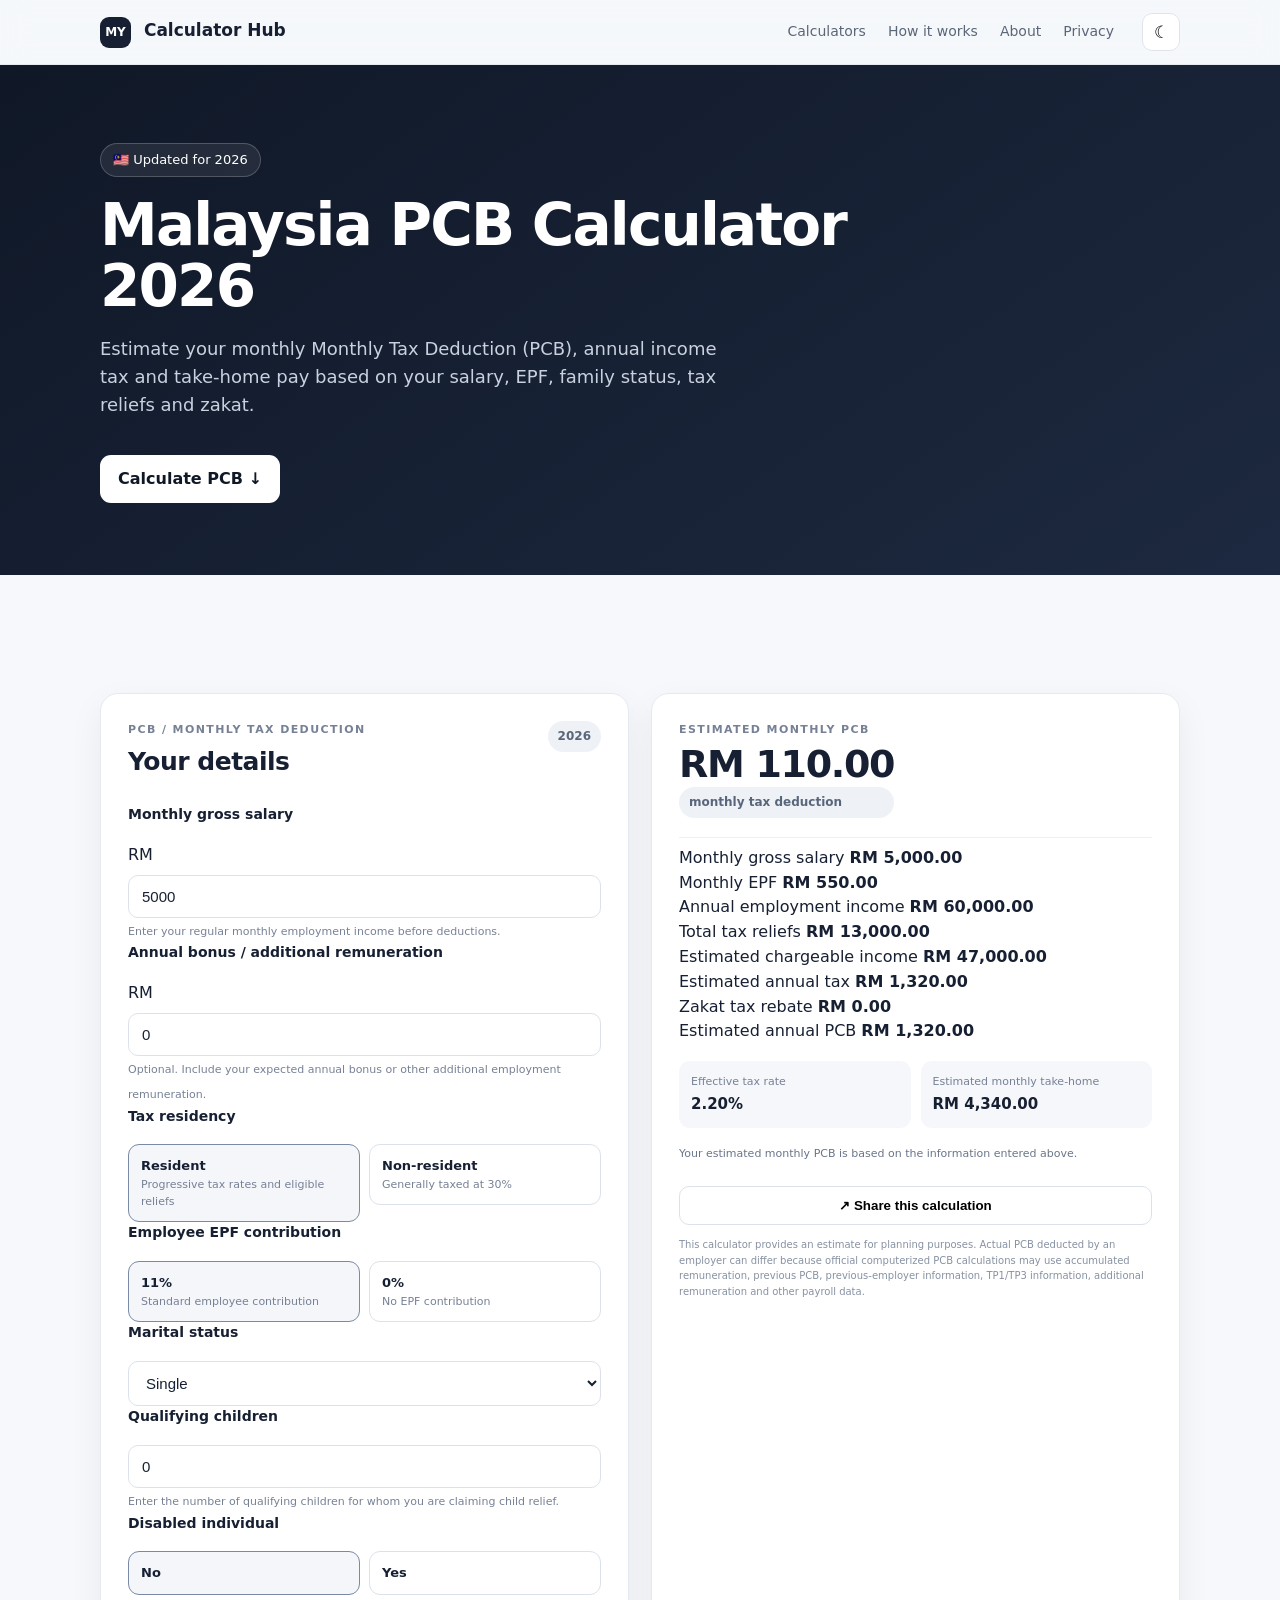
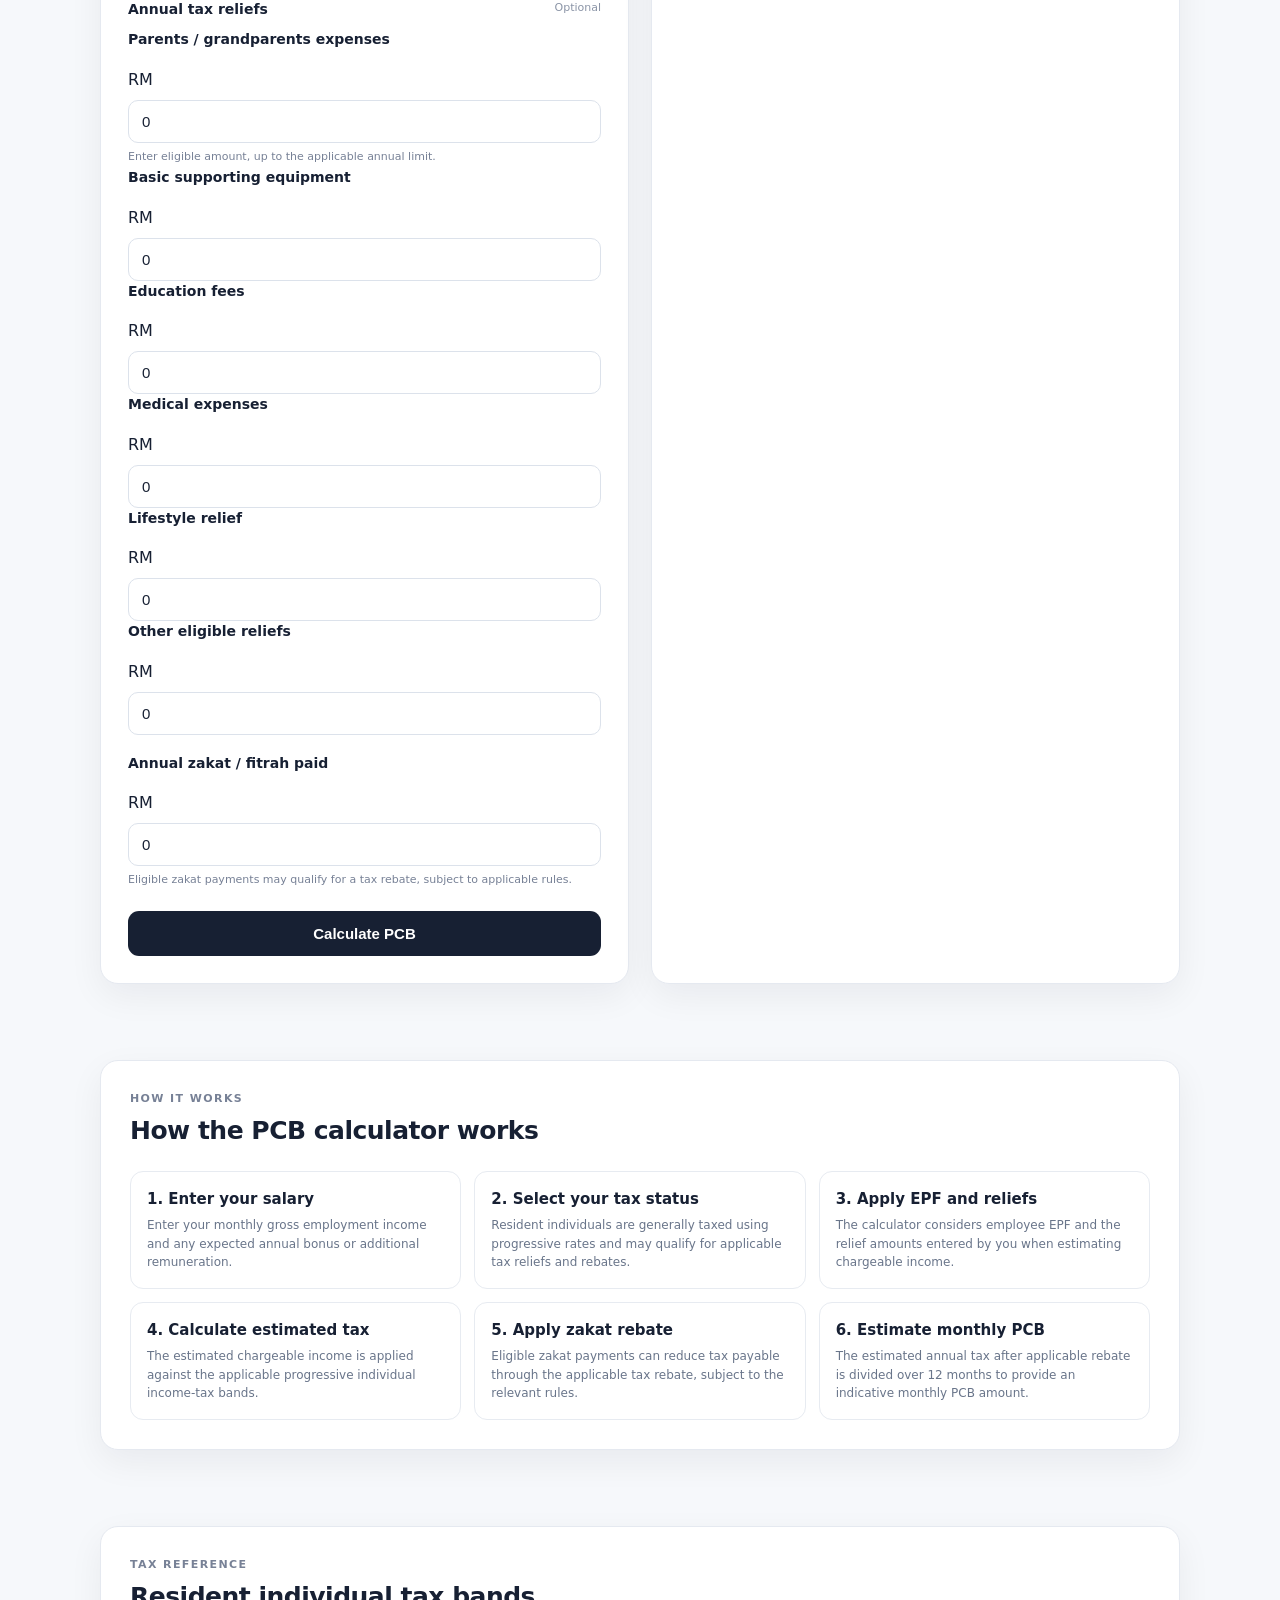
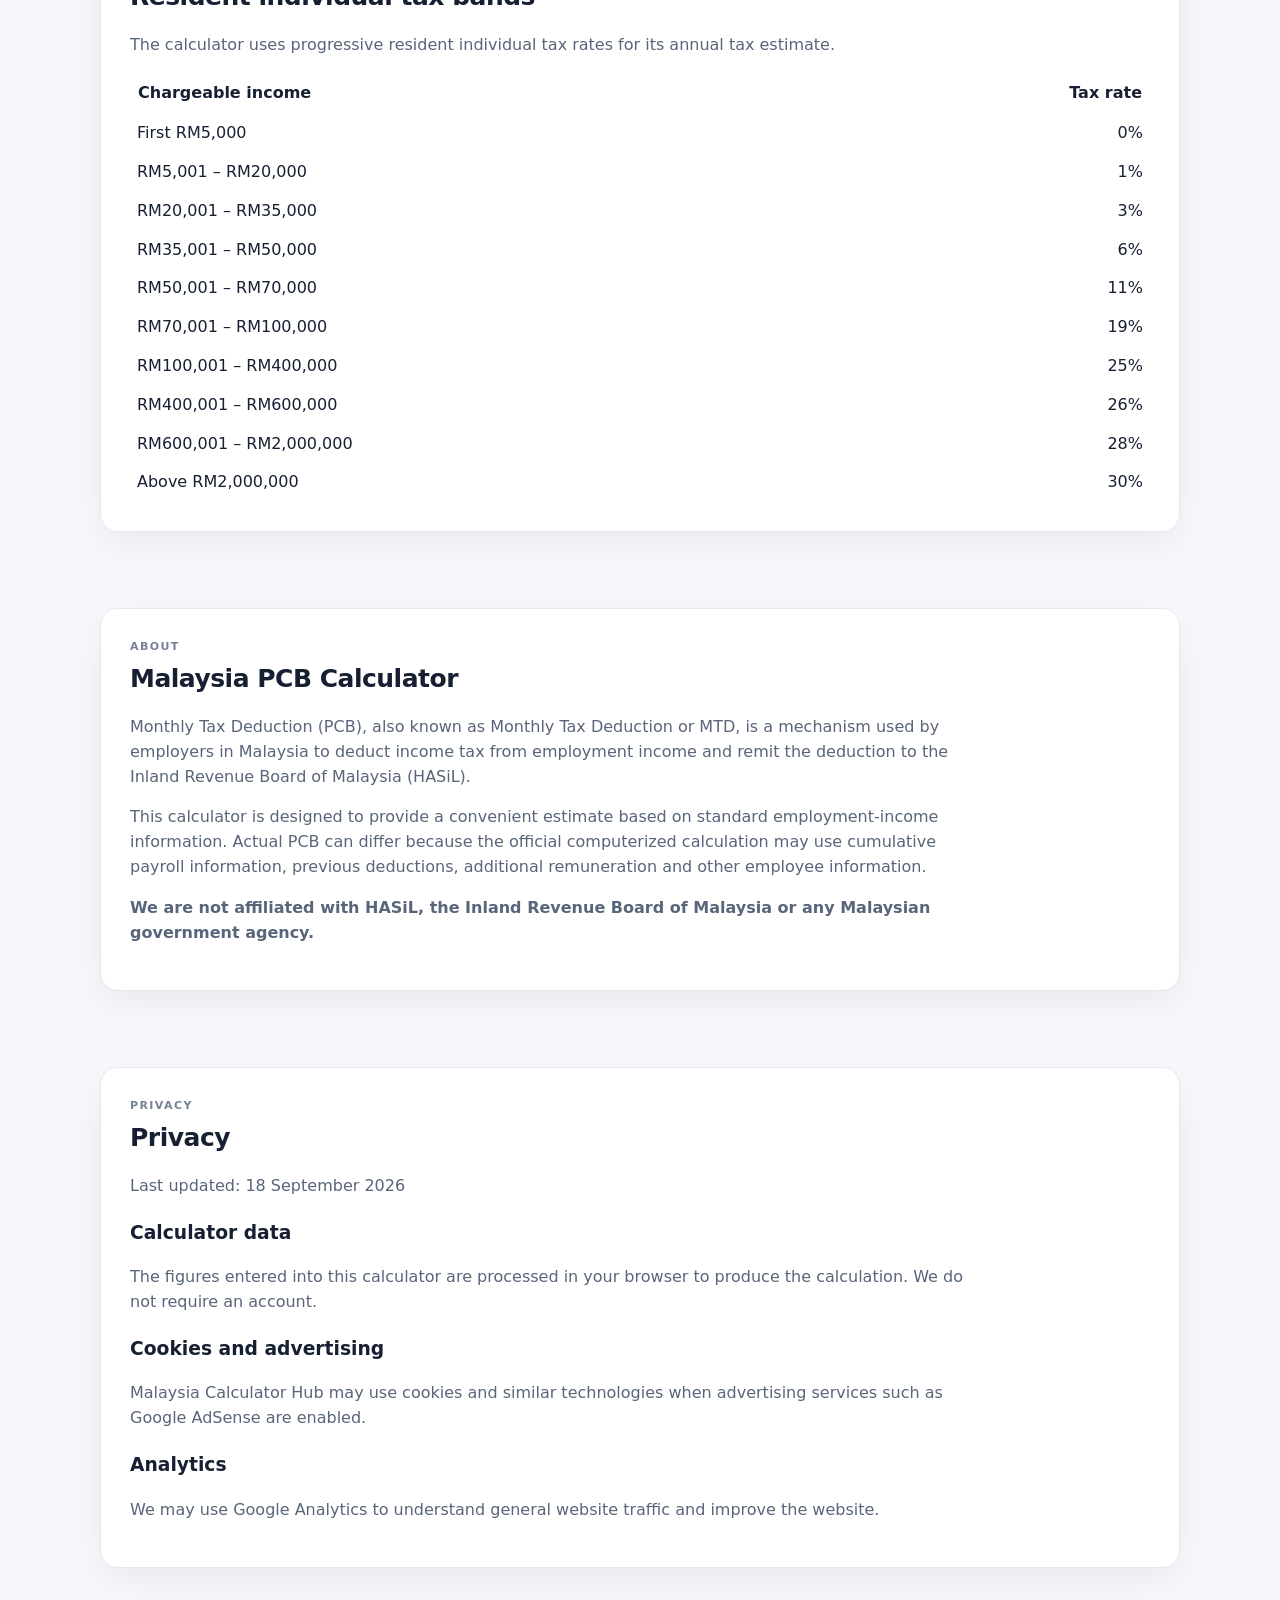
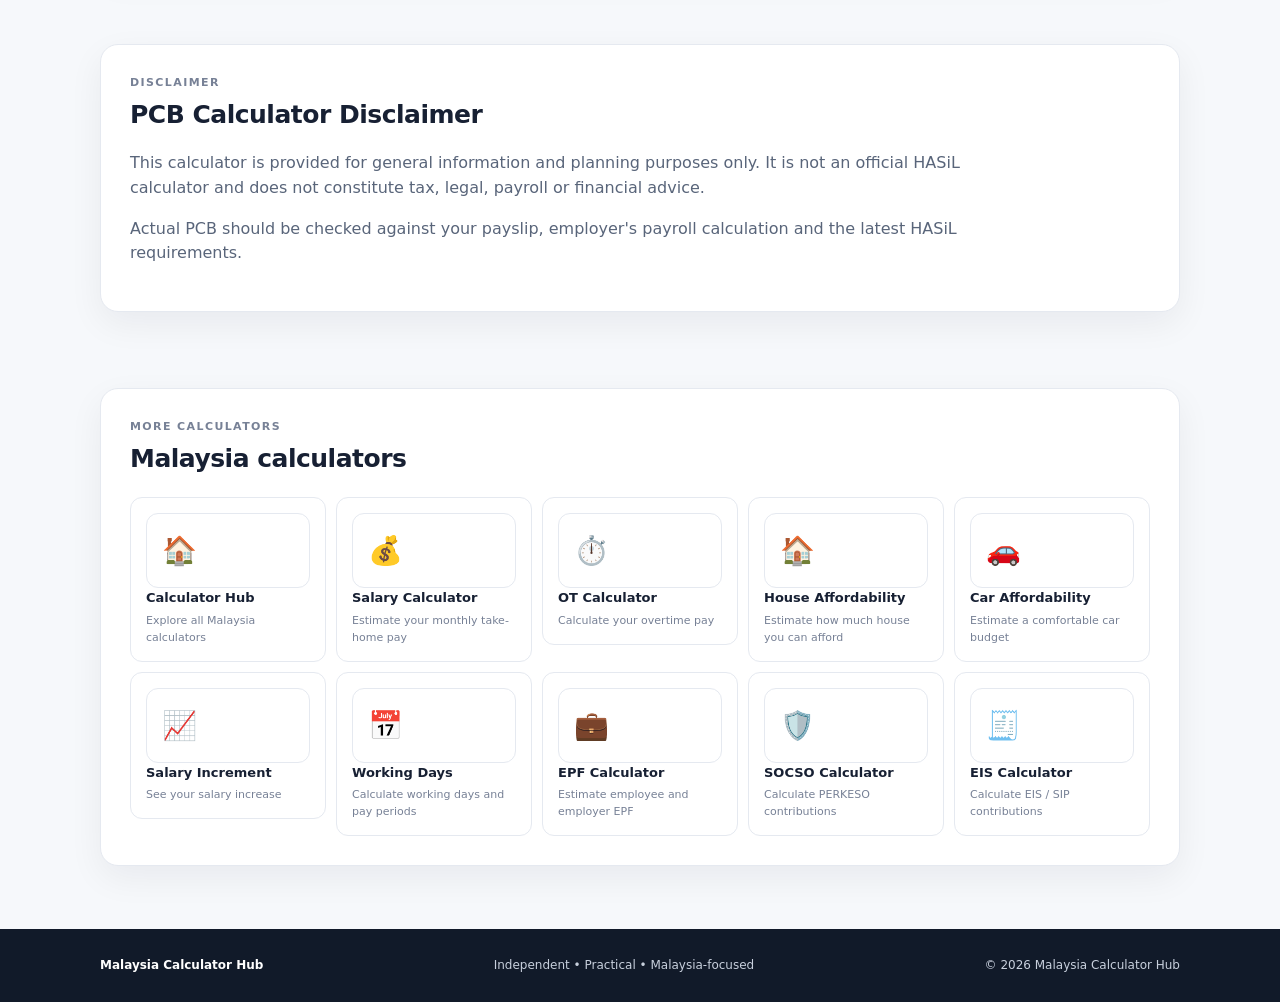
<file: pcb-calculator.html>
<!doctype html>
<html lang="en">
<head>
  <meta charset="utf-8">
  <meta name="viewport" content="width=device-width, initial-scale=1">

  <meta name="description" content="Malaysia PCB Calculator 2026. Estimate your Monthly Tax Deduction (PCB), annual income tax and monthly take-home pay using salary, EPF, marital status, children, tax reliefs and zakat.">

  <meta name="robots" content="index, follow">
  <meta name="theme-color" content="#0f172a">

  <link rel="canonical" href="https://mycalculatorhub.github.io/pcb-calculator.html">

  <title>Malaysia PCB Calculator 2026 | Monthly Tax Deduction Calculator</title>

  <meta property="og:title" content="Malaysia PCB Calculator 2026 | Monthly Tax Deduction Calculator">
  <meta property="og:description" content="Estimate Malaysia PCB, annual income tax and take-home pay using salary, EPF, tax reliefs, family status and zakat.">
  <meta property="og:type" content="website">
  <meta property="og:url" content="https://mycalculatorhub.github.io/pcb-calculator.html">

  <link rel="stylesheet" href="style.css">

  <!-- Google Analytics -->
  <script async src="https://www.googletagmanager.com/gtag/js?id=G-N90MJX0CSD"></script>
  <script>
    window.dataLayer = window.dataLayer || [];
    function gtag(){dataLayer.push(arguments);}
    gtag('js', new Date());
    gtag('config', 'G-N90MJX0CSD');
  </script>

  <!-- Google AdSense - add your publisher code after approval -->

</head>

<body>

<header class="topbar">

  <div class="nav">

    <a class="brand" href="index.html">
      <span>MY</span> Calculator Hub
    </a>

    <nav>
      <a href="index.html">Calculators</a>
      <a href="#how">How it works</a>
      <a href="#about">About</a>
      <a href="#privacy">Privacy</a>
    </nav>

    <button
      id="themeToggle"
      class="icon-btn"
      aria-label="Toggle dark mode"
      type="button"
    >
      ☾
    </button>

  </div>

</header>


<main id="top">

  <!-- HERO -->
  <section class="hero">

    <div class="hero-inner">

      <div class="pill">
        🇲🇾 Updated for 2026
      </div>

      <h1>
        Malaysia PCB Calculator 2026
      </h1>

      <p>
        Estimate your monthly Monthly Tax Deduction (PCB),
        annual income tax and take-home pay based on your
        salary, EPF, family status, tax reliefs and zakat.
      </p>

      <a class="hero-btn" href="#calculator">
        Calculate PCB ↓
      </a>

    </div>

  </section>


  <!-- ADVERTISEMENT -->
  <section class="ad-slot" aria-label="Advertisement">
    <span>Advertisement</span>
  </section>


  <!-- CALCULATOR -->
  <section id="calculator" class="section">

    <div class="calculator-grid">


      <!-- INPUT CARD -->
      <div class="card input-card">

        <div class="section-head">

          <div>

            <div class="eyebrow">
              PCB / MONTHLY TAX DEDUCTION
            </div>

            <h2>
              Your details
            </h2>

          </div>

          <span class="year-badge">
            2026
          </span>

        </div>


        <!-- MONTHLY SALARY -->
        <label for="pcbSalary">
          Monthly gross salary
        </label>

        <div class="input-wrap">

          <span>RM</span>

          <input
            id="pcbSalary"
            type="number"
            min="0"
            step="0.01"
            value="5000"
            inputmode="decimal"
            autocomplete="off"
          >

        </div>

        <small>
          Enter your regular monthly employment income before deductions.
        </small>


        <!-- BONUS -->
        <label for="pcbBonus">
          Annual bonus / additional remuneration
        </label>

        <div class="input-wrap">

          <span>RM</span>

          <input
            id="pcbBonus"
            type="number"
            min="0"
            step="0.01"
            value="0"
            inputmode="decimal"
            autocomplete="off"
          >

        </div>

        <small>
          Optional. Include your expected annual bonus or other additional
          employment remuneration.
        </small>


        <!-- TAX RESIDENCY -->
        <label>
          Tax residency
        </label>

        <div class="radio-grid">

          <label class="radio-card">

            <input
              type="radio"
              name="pcbResidency"
              value="resident"
              checked
            >

            <span>

              <b>
                Resident
              </b>

              <small>
                Progressive tax rates and eligible reliefs
              </small>

            </span>

          </label>


          <label class="radio-card">

            <input
              type="radio"
              name="pcbResidency"
              value="nonresident"
            >

            <span>

              <b>
                Non-resident
              </b>

              <small>
                Generally taxed at 30%
              </small>

            </span>

          </label>

        </div>


        <!-- EPF -->
        <label>
          Employee EPF contribution
        </label>

        <div class="radio-grid">

          <label class="radio-card">

            <input
              type="radio"
              name="pcbEpf"
              value="11"
              checked
            >

            <span>

              <b>
                11%
              </b>

              <small>
                Standard employee contribution
              </small>

            </span>

          </label>


          <label class="radio-card">

            <input
              type="radio"
              name="pcbEpf"
              value="0"
            >

            <span>

              <b>
                0%
              </b>

              <small>
                No EPF contribution
              </small>

            </span>

          </label>

        </div>


        <!-- MARITAL STATUS -->
        <label for="pcbMarital">
          Marital status
        </label>

        <select id="pcbMarital">

          <option value="single" selected>
            Single
          </option>

          <option value="marriedWorking">
            Married – spouse has income
          </option>

          <option value="marriedNoIncome">
            Married – spouse has no income
          </option>

        </select>


        <!-- CHILDREN -->
        <label for="pcbChildren">
          Qualifying children
        </label>

        <input
          id="pcbChildren"
          type="number"
          min="0"
          max="20"
          step="1"
          value="0"
          inputmode="numeric"
        >

        <small>
          Enter the number of qualifying children for whom you are claiming
          child relief.
        </small>


        <!-- DISABLED -->
        <label>
          Disabled individual
        </label>

        <div class="radio-grid">

          <label class="radio-card">

            <input
              type="radio"
              name="pcbDisabled"
              value="no"
              checked
            >

            <span>

              <b>
                No
              </b>

            </span>

          </label>


          <label class="radio-card">

            <input
              type="radio"
              name="pcbDisabled"
              value="yes"
            >

            <span>

              <b>
                Yes
              </b>

            </span>

          </label>

        </div>


        <!-- RELIEFS -->
        <div class="field-group">

          <div class="label-row">

            <span>
              Annual tax reliefs
            </span>

            <span class="help">
              Optional
            </span>

          </div>


          <!-- PARENTS -->
          <label for="pcbParents">
            Parents / grandparents expenses
          </label>

          <div class="input-wrap">

            <span>RM</span>

            <input
              id="pcbParents"
              type="number"
              min="0"
              max="8000"
              step="0.01"
              value="0"
              inputmode="decimal"
            >

          </div>

          <small>
            Enter eligible amount, up to the applicable annual limit.
          </small>


          <!-- SUPPORTING EQUIPMENT -->
          <label for="pcbEquipment">
            Basic supporting equipment
          </label>

          <div class="input-wrap">

            <span>RM</span>

            <input
              id="pcbEquipment"
              type="number"
              min="0"
              max="6000"
              step="0.01"
              value="0"
              inputmode="decimal"
            >

          </div>


          <!-- EDUCATION -->
          <label for="pcbEducation">
            Education fees
          </label>

          <div class="input-wrap">

            <span>RM</span>

            <input
              id="pcbEducation"
              type="number"
              min="0"
              max="7000"
              step="0.01"
              value="0"
              inputmode="decimal"
            >

          </div>


          <!-- MEDICAL -->
          <label for="pcbMedical">
            Medical expenses
          </label>

          <div class="input-wrap">

            <span>RM</span>

            <input
              id="pcbMedical"
              type="number"
              min="0"
              max="10000"
              step="0.01"
              value="0"
              inputmode="decimal"
            >

          </div>


          <!-- LIFESTYLE -->
          <label for="pcbLifestyle">
            Lifestyle relief
          </label>

          <div class="input-wrap">

            <span>RM</span>

            <input
              id="pcbLifestyle"
              type="number"
              min="0"
              max="2500"
              step="0.01"
              value="0"
              inputmode="decimal"
            >

          </div>


          <!-- OTHER -->
          <label for="pcbOtherRelief">
            Other eligible reliefs
          </label>

          <div class="input-wrap">

            <span>RM</span>

            <input
              id="pcbOtherRelief"
              type="number"
              min="0"
              step="0.01"
              value="0"
              inputmode="decimal"
            >

          </div>

        </div>


        <!-- ZAKAT -->
        <label for="pcbZakat">
          Annual zakat / fitrah paid
        </label>

        <div class="input-wrap">

          <span>RM</span>

          <input
            id="pcbZakat"
            type="number"
            min="0"
            step="0.01"
            value="0"
            inputmode="decimal"
          >

        </div>

        <small>
          Eligible zakat payments may qualify for a tax rebate, subject to
          applicable rules.
        </small>


        <!-- CALCULATE BUTTON -->
        <button
          id="calculatePcbBtn"
          class="calculate-btn"
          type="button"
        >
          Calculate PCB
        </button>


        <!-- ELIGIBILITY NOTICE -->
        <div
          id="pcbNotice"
          class="notice hidden"
        ></div>

      </div>


      <!-- RESULT CARD -->
      <div
        class="card result-card"
        id="results"
      >

        <div class="result-top">

          <div>

            <div class="eyebrow">
              ESTIMATED MONTHLY PCB
            </div>

            <div
              id="monthlyPcbResult"
              class="take-home"
            >
              RM 0.00
            </div>

            <div class="mini-chip">
              monthly tax deduction
            </div>

          </div>

        </div>


        <!-- BREAKDOWN -->
        <div class="breakdown">

          <div class="breakdown-row">

            <span>
              Monthly gross salary
            </span>

            <strong id="resultSalary">
              RM 0.00
            </strong>

          </div>


          <div class="breakdown-row">

            <span>
              Monthly EPF
            </span>

            <strong id="resultEpf">
              RM 0.00
            </strong>

          </div>


          <div class="breakdown-row">

            <span>
              Annual employment income
            </span>

            <strong id="resultAnnualIncome">
              RM 0.00
            </strong>

          </div>


          <div class="breakdown-row">

            <span>
              Total tax reliefs
            </span>

            <strong id="resultReliefs">
              RM 0.00
            </strong>

          </div>


          <div class="breakdown-row">

            <span>
              Estimated chargeable income
            </span>

            <strong id="resultChargeable">
              RM 0.00
            </strong>

          </div>


          <div class="breakdown-row">

            <span>
              Estimated annual tax
            </span>

            <strong id="resultAnnualTax">
              RM 0.00
            </strong>

          </div>


          <div class="breakdown-row">

            <span>
              Zakat tax rebate
            </span>

            <strong id="resultZakat">
              RM 0.00
            </strong>

          </div>


          <div class="breakdown-row">

            <span>
              Estimated annual PCB
            </span>

            <strong id="resultAnnualPcb">
              RM 0.00
            </strong>

          </div>

        </div>


        <!-- ANNUAL -->
        <div class="annual-grid">

          <div>

            <span>
              Effective tax rate
            </span>

            <strong id="effectiveRate">
              0.00%
            </strong>

          </div>


          <div>

            <span>
              Estimated monthly take-home
            </span>

            <strong id="takeHome">
              RM 0.00
            </strong>

          </div>

        </div>


        <!-- STATUS -->
        <p
          id="pcbStatus"
          class="result-note"
        >
          Enter your details and calculate your estimated PCB.
        </p>


        <!-- SHARE -->
        <button
          id="sharePcbBtn"
          class="share-btn"
          type="button"
        >
          ↗ Share this calculation
        </button>


        <p class="disclaimer">

          This calculator provides an estimate for planning purposes.
          Actual PCB deducted by an employer can differ because official
          computerized PCB calculations may use accumulated remuneration,
          previous PCB, previous-employer information, TP1/TP3 information,
          additional remuneration and other payroll data.

        </p>

      </div>

    </div>

  </section>


  <!-- HOW IT WORKS -->
  <section
    class="section"
    id="how"
  >

    <div class="content-card">

      <div class="eyebrow">
        HOW IT WORKS
      </div>

      <h2>
        How the PCB calculator works
      </h2>


      <div class="info-grid">


        <article>

          <h3>
            1. Enter your salary
          </h3>

          <p>
            Enter your monthly gross employment income and any expected
            annual bonus or additional remuneration.
          </p>

        </article>


        <article>

          <h3>
            2. Select your tax status
          </h3>

          <p>
            Resident individuals are generally taxed using progressive
            rates and may qualify for applicable tax reliefs and rebates.
          </p>

        </article>


        <article>

          <h3>
            3. Apply EPF and reliefs
          </h3>

          <p>
            The calculator considers employee EPF and the relief amounts
            entered by you when estimating chargeable income.
          </p>

        </article>


        <article>

          <h3>
            4. Calculate estimated tax
          </h3>

          <p>
            The estimated chargeable income is applied against the
            applicable progressive individual income-tax bands.
          </p>

        </article>


        <article>

          <h3>
            5. Apply zakat rebate
          </h3>

          <p>
            Eligible zakat payments can reduce tax payable through the
            applicable tax rebate, subject to the relevant rules.
          </p>

        </article>


        <article>

          <h3>
            6. Estimate monthly PCB
          </h3>

          <p>
            The estimated annual tax after applicable rebate is divided
            over 12 months to provide an indicative monthly PCB amount.
          </p>

        </article>


      </div>

    </div>

  </section>


  <!-- TAX TABLE -->
  <section class="section">

    <div class="content-card">

      <div class="eyebrow">
        TAX REFERENCE
      </div>

      <h2>
        Resident individual tax bands
      </h2>

      <p>
        The calculator uses progressive resident individual tax rates for
        its annual tax estimate.
      </p>


      <div style="overflow-x:auto">

        <table
          style="width:100%;border-collapse:collapse"
        >

          <thead>

            <tr>

              <th
                style="text-align:left;padding:8px"
              >
                Chargeable income
              </th>

              <th
                style="text-align:right;padding:8px"
              >
                Tax rate
              </th>

            </tr>

          </thead>


          <tbody>

            <tr>
              <td style="padding:7px">
                First RM5,000
              </td>

              <td style="text-align:right;padding:7px">
                0%
              </td>
            </tr>

            <tr>
              <td style="padding:7px">
                RM5,001 – RM20,000
              </td>

              <td style="text-align:right;padding:7px">
                1%
              </td>
            </tr>

            <tr>
              <td style="padding:7px">
                RM20,001 – RM35,000
              </td>

              <td style="text-align:right;padding:7px">
                3%
              </td>
            </tr>

            <tr>
              <td style="padding:7px">
                RM35,001 – RM50,000
              </td>

              <td style="text-align:right;padding:7px">
                6%
              </td>
            </tr>

            <tr>
              <td style="padding:7px">
                RM50,001 – RM70,000
              </td>

              <td style="text-align:right;padding:7px">
                11%
              </td>
            </tr>

            <tr>
              <td style="padding:7px">
                RM70,001 – RM100,000
              </td>

              <td style="text-align:right;padding:7px">
                19%
              </td>
            </tr>

            <tr>
              <td style="padding:7px">
                RM100,001 – RM400,000
              </td>

              <td style="text-align:right;padding:7px">
                25%
              </td>
            </tr>

            <tr>
              <td style="padding:7px">
                RM400,001 – RM600,000
              </td>

              <td style="text-align:right;padding:7px">
                26%
              </td>
            </tr>

            <tr>
              <td style="padding:7px">
                RM600,001 – RM2,000,000
              </td>

              <td style="text-align:right;padding:7px">
                28%
              </td>
            </tr>

            <tr>
              <td style="padding:7px">
                Above RM2,000,000
              </td>

              <td style="text-align:right;padding:7px">
                30%
              </td>
            </tr>

          </tbody>

        </table>

      </div>

    </div>

  </section>


  <!-- ABOUT -->
  <section
    class="section"
    id="about"
  >

    <div class="content-card">

      <div class="eyebrow">
        ABOUT
      </div>

      <h2>
        Malaysia PCB Calculator
      </h2>

      <p>
        Monthly Tax Deduction (PCB), also known as Monthly Tax Deduction
        or MTD, is a mechanism used by employers in Malaysia to deduct
        income tax from employment income and remit the deduction to
        the Inland Revenue Board of Malaysia (HASiL).
      </p>

      <p>
        This calculator is designed to provide a convenient estimate
        based on standard employment-income information. Actual PCB
        can differ because the official computerized calculation may
        use cumulative payroll information, previous deductions,
        additional remuneration and other employee information.
      </p>

      <p>
        <b>
          We are not affiliated with HASiL, the Inland Revenue Board
          of Malaysia or any Malaysian government agency.
        </b>
      </p>

    </div>

  </section>


  <!-- PRIVACY -->
  <section
    class="section"
    id="privacy"
  >

    <div class="content-card">

      <div class="eyebrow">
        PRIVACY
      </div>

      <h2>
        Privacy
      </h2>

      <p>
        Last updated: 18 September 2026
      </p>


      <h3>
        Calculator data
      </h3>

      <p>
        The figures entered into this calculator are processed in
        your browser to produce the calculation. We do not require
        an account.
      </p>


      <h3>
        Cookies and advertising
      </h3>

      <p>
        Malaysia Calculator Hub may use cookies and similar
        technologies when advertising services such as Google
        AdSense are enabled.
      </p>


      <h3>
        Analytics
      </h3>

      <p>
        We may use Google Analytics to understand general website
        traffic and improve the website.
      </p>

    </div>

  </section>


  <!-- DISCLAIMER -->
  <section class="section">

    <div class="content-card">

      <div class="eyebrow">
        DISCLAIMER
      </div>

      <h2>
        PCB Calculator Disclaimer
      </h2>

      <p>
        This calculator is provided for general information and
        planning purposes only. It is not an official HASiL
        calculator and does not constitute tax, legal, payroll or
        financial advice.
      </p>

      <p>
        Actual PCB should be checked against your payslip,
        employer's payroll calculation and the latest HASiL
        requirements.
      </p>

    </div>

  </section>


  <!-- MORE CALCULATORS -->
  <section class="section">

    <div class="content-card">

      <div class="eyebrow">
        MORE CALCULATORS
      </div>

      <h2>
        Malaysia calculators
      </h2>


      <div class="coming-grid">


        <a
          href="index.html"
          style="text-decoration:none;color:inherit"
        >

          <div>

            <div style="font-size:28px">
              🏠
            </div>

            <b>
              Calculator Hub
            </b>

            <small>
              Explore all Malaysia calculators
            </small>

          </div>

        </a>


        <a
          href="salary-calculator.html"
          style="text-decoration:none;color:inherit"
        >

          <div>

            <div style="font-size:28px">
              💰
            </div>

            <b>
              Salary Calculator
            </b>

            <small>
              Estimate your monthly take-home pay
            </small>

          </div>

        </a>


        <a
          href="ot-calculator.html"
          style="text-decoration:none;color:inherit"
        >

          <div>

            <div style="font-size:28px">
              ⏱️
            </div>

            <b>
              OT Calculator
            </b>

            <small>
              Calculate your overtime pay
            </small>

          </div>

        </a>


        <a
          href="house-affordability.html"
          style="text-decoration:none;color:inherit"
        >

          <div>

            <div style="font-size:28px">
              🏠
            </div>

            <b>
              House Affordability
            </b>

            <small>
              Estimate how much house you can afford
            </small>

          </div>

        </a>


        <a
          href="car-affordability.html"
          style="text-decoration:none;color:inherit"
        >

          <div>

            <div style="font-size:28px">
              🚗
            </div>

            <b>
              Car Affordability
            </b>

            <small>
              Estimate a comfortable car budget
            </small>

          </div>

        </a>


        <a
          href="salary-increment.html"
          style="text-decoration:none;color:inherit"
        >

          <div>

            <div style="font-size:28px">
              📈
            </div>

            <b>
              Salary Increment
            </b>

            <small>
              See your salary increase
            </small>

          </div>

        </a>


        <a
          href="working-days.html"
          style="text-decoration:none;color:inherit"
        >

          <div>

            <div style="font-size:28px">
              📅
            </div>

            <b>
              Working Days
            </b>

            <small>
              Calculate working days and pay periods
            </small>

          </div>

        </a>


        <a
          href="epf-calculator.html"
          style="text-decoration:none;color:inherit"
        >

          <div>

            <div style="font-size:28px">
              💼
            </div>

            <b>
              EPF Calculator
            </b>

            <small>
              Estimate employee and employer EPF
            </small>

          </div>

        </a>


        <a
          href="socso-calculator.html"
          style="text-decoration:none;color:inherit"
        >

          <div>

            <div style="font-size:28px">
              🛡️
            </div>

            <b>
              SOCSO Calculator
            </b>

            <small>
              Calculate PERKESO contributions
            </small>

          </div>

        </a>


        <a
          href="eis-calculator.html"
          style="text-decoration:none;color:inherit"
        >

          <div>

            <div style="font-size:28px">
              🧾
            </div>

            <b>
              EIS Calculator
            </b>

            <small>
              Calculate EIS / SIP contributions
            </small>

          </div>

        </a>


      </div>

    </div>

  </section>

</main>


<!-- FOOTER -->
<footer>

  <div class="footer-inner">

    <b>
      Malaysia Calculator Hub
    </b>

    <span>
      Independent • Practical • Malaysia-focused
    </span>

    <span>
      © 2026 Malaysia Calculator Hub
    </span>

  </div>

</footer>


<script>

document.addEventListener('DOMContentLoaded', function() {

  const $ = id => document.getElementById(id);


  /*
   * Currency formatting
   */
  const money = v =>
    'RM ' +
    Number(v || 0).toLocaleString(
      'en-MY',
      {
        minimumFractionDigits: 2,
        maximumFractionDigits: 2
      }
    );


  /*
   * ==========================================================
   * HELPER
   * ==========================================================
   */

  function numberValue(id) {

    const value =
      Number($(id).value);

    return Number.isFinite(value)
      ? Math.max(0, value)
      : 0;

  }


  function radioValue(name) {

    const selected =
      document.querySelector(
        'input[name="' + name + '"]:checked'
      );

    return selected
      ? selected.value
      : '';

  }


  /*
   * ==========================================================
   * PROGRESSIVE TAX
   * ==========================================================
   *
   * Resident individual tax estimate.
   */

  const taxBands = [

    {
      limit: 5000,
      rate: 0
    },

    {
      limit: 20000,
      rate: 0.01
    },

    {
      limit: 35000,
      rate: 0.03
    },

    {
      limit: 50000,
      rate: 0.06
    },

    {
      limit: 70000,
      rate: 0.11
    },

    {
      limit: 100000,
      rate: 0.19
    },

    {
      limit: 400000,
      rate: 0.25
    },

    {
      limit: 600000,
      rate: 0.26
    },

    {
      limit: 2000000,
      rate: 0.28
    },

    {
      limit: Infinity,
      rate: 0.30
    }

  ];


  function calculateProgressiveTax(income) {

    let remaining =
      Math.max(0, income);

    let previous =
      0;

    let tax =
      0;


    for (const band of taxBands) {

      if (remaining <= previous) {
        break;
      }


      const taxable =
        Math.min(
          remaining,
          band.limit
        ) - previous;


      if (taxable > 0) {

        tax +=
          taxable * band.rate;

      }


      previous =
        band.limit;

    }


    return Math.max(0, tax);

  }


  /*
   * ==========================================================
   * TAX RELIEF
   * ==========================================================
   *
   * Main reliefs used by this estimator.
   */

  function calculateReliefs() {

    const epf =
      numberValue('pcbSalary') *
      (Number(radioValue('pcbEpf')) || 0) /
      100 *
      12;


    /*
     * Employee EPF relief is capped at RM4,000
     * for this estimator.
     */

    const epfRelief =
      Math.min(
        epf,
        4000
      );


    const individualRelief =
      9000;


    const marital =
      $('pcbMarital').value;


    const spouseRelief =
      marital === 'marriedNoIncome'
        ? 4000
        : 0;


    const children =
      Math.min(
        20,
        Math.floor(
          numberValue('pcbChildren')
        )
      );


    const childRelief =
      children * 2000;


    const disabled =
      radioValue('pcbDisabled') === 'yes';


    const disabledRelief =
      disabled
        ? 6000
        : 0;


    /*
     * Entered reliefs.
     */

    const parents =
      Math.min(
        numberValue('pcbParents'),
        8000
      );


    const equipment =
      Math.min(
        numberValue('pcbEquipment'),
        6000
      );


    const education =
      Math.min(
        numberValue('pcbEducation'),
        7000
      );


    const medical =
      Math.min(
        numberValue('pcbMedical'),
        10000
      );


    const lifestyle =
      Math.min(
        numberValue('pcbLifestyle'),
        2500
      );


    const other =
      numberValue('pcbOtherRelief');


    const entered =
      parents +
      equipment +
      education +
      medical +
      lifestyle +
      other;


    return {

      epfRelief,

      individualRelief,

      spouseRelief,

      childRelief,

      disabledRelief,

      enteredRelief: entered,

      total:
        epfRelief +
        individualRelief +
        spouseRelief +
        childRelief +
        disabledRelief +
        entered

    };

  }


  /*
   * ==========================================================
   * CALCULATE PCB
   * ==========================================================
   */

  function calculate() {

    const salary =
      numberValue('pcbSalary');


    const bonus =
      numberValue('pcbBonus');


    const epfRate =
      Number(
        radioValue('pcbEpf')
      ) || 0;


    const residency =
      radioValue('pcbResidency');


    /*
     * Empty salary.
     */

    if (salary <= 0) {

      $('monthlyPcbResult').textContent =
        'RM 0.00';


      $('resultSalary').textContent =
        'RM 0.00';


      $('resultEpf').textContent =
        'RM 0.00';


      $('resultAnnualIncome').textContent =
        'RM 0.00';


      $('resultReliefs').textContent =
        'RM 0.00';


      $('resultChargeable').textContent =
        'RM 0.00';


      $('resultAnnualTax').textContent =
        'RM 0.00';


      $('resultZakat').textContent =
        'RM 0.00';


      $('resultAnnualPcb').textContent =
        'RM 0.00';


      $('effectiveRate').textContent =
        '0.00%';


      $('takeHome').textContent =
        'RM 0.00';


      $('pcbStatus').textContent =
        'Enter your monthly salary to calculate your estimated PCB.';


      return;

    }


    /*
     * Annual employment income.
     */

    const annualSalary =
      salary * 12;


    const annualIncome =
      annualSalary + bonus;


    /*
     * Monthly EPF.
     */

    const monthlyEpf =
      salary *
      epfRate /
      100;


    /*
     * Annual reliefs.
     */

    const reliefs =
      calculateReliefs();


    /*
     * Zakat.
     */

    const zakat =
      numberValue('pcbZakat');


    let chargeableIncome =
      0;


    let taxBeforeRebate =
      0;


    let taxAfterRebate =
      0;


    let actualZakatRebate =
      0;


    /*
     * NON-RESIDENT
     *
     * HASiL states that non-resident individuals generally:
     *
     * - are taxed at 30%
     * - are not entitled to personal tax reliefs
     * - are not entitled to tax rebates
     */

    if (
      residency === 'nonresident'
    ) {

      chargeableIncome =
        annualIncome;


      taxBeforeRebate =
        chargeableIncome *
        0.30;


      taxAfterRebate =
        taxBeforeRebate;


      actualZakatRebate =
        0;

    }


    /*
     * RESIDENT
     */

    else {

      chargeableIncome =
        Math.max(
          0,
          annualIncome -
          reliefs.total
        );


      taxBeforeRebate =
        calculateProgressiveTax(
          chargeableIncome
        );


      /*
       * Zakat rebate cannot reduce
       * tax below zero.
       */

      actualZakatRebate =
        Math.min(
          zakat,
          taxBeforeRebate
        );


      taxAfterRebate =
        Math.max(
          0,
          taxBeforeRebate -
          actualZakatRebate
        );

    }


    /*
     * Monthly PCB estimate.
     *
     * This is an annual-tax planning estimate,
     * not the complete HASiL computerized MTD formula.
     */

    const monthlyPcb =
      taxAfterRebate /
      12;


    const annualPcb =
      monthlyPcb *
      12;


    /*
     * Estimated monthly take-home.
     *
     * Bonus is excluded from regular monthly
     * take-home because bonus is not normally
     * received every month.
     */

    const takeHome =
      Math.max(
        0,
        salary -
        monthlyEpf -
        monthlyPcb
      );


    /*
     * Effective tax rate.
     */

    const effectiveRate =
      annualIncome > 0
        ? (
            taxAfterRebate /
            annualIncome
          ) * 100
        : 0;


    /*
     * Display.
     */

    $('monthlyPcbResult').textContent =
      money(monthlyPcb);


    $('resultSalary').textContent =
      money(salary);


    $('resultEpf').textContent =
      money(monthlyEpf);


    $('resultAnnualIncome').textContent =
      money(annualIncome);


    $('resultReliefs').textContent =
      residency === 'resident'
        ? money(reliefs.total)
        : money(0);


    $('resultChargeable').textContent =
      money(chargeableIncome);


    $('resultAnnualTax').textContent =
      money(taxAfterRebate);


    $('resultZakat').textContent =
      money(actualZakatRebate);


    $('resultAnnualPcb').textContent =
      money(annualPcb);


    $('effectiveRate').textContent =
      effectiveRate.toFixed(2) +
      '%';


    $('takeHome').textContent =
      money(takeHome);


    /*
     * Status message.
     */

    if (
      residency === 'nonresident'
    ) {

      $('pcbStatus').textContent =
        'This is a simplified non-resident estimate using the 30% rate. Non-resident individuals generally do not receive the same resident relief and rebate treatment.';

    }

    else if (
      taxAfterRebate <= 0
    ) {

      $('pcbStatus').textContent =
        'Based on the information entered, the estimated annual tax after the entered rebate is RM 0.00.';

    }

    else if (
      bonus > 0
    ) {

      $('pcbStatus').textContent =
        'Your bonus has been included in the annual tax estimate. Actual PCB on additional remuneration may differ from this estimate.';

    }

    else {

      $('pcbStatus').textContent =
        'Your estimated monthly PCB is based on the information entered above.';

    }

  }


  /*
   * ==========================================================
   * DARK MODE
   * ==========================================================
   */

  const themeToggle =
    $('themeToggle');


  if (
    localStorage.getItem('mch-theme') === 'dark'
  ) {

    document.body.classList.add('dark');

  }


  function updateThemeIcon() {

    themeToggle.textContent =
      document.body.classList.contains('dark')
        ? '☀'
        : '☾';

  }


  updateThemeIcon();


  themeToggle.addEventListener(
    'click',
    function() {

      document.body.classList.toggle('dark');


      localStorage.setItem(
        'mch-theme',
        document.body.classList.contains('dark')
          ? 'dark'
          : 'light'
      );


      updateThemeIcon();

    }
  );


  /*
   * ==========================================================
   * INPUT EVENTS
   * ==========================================================
   */

  [
    'pcbSalary',
    'pcbBonus',
    'pcbChildren',
    'pcbParents',
    'pcbEquipment',
    'pcbEducation',
    'pcbMedical',
    'pcbLifestyle',
    'pcbOtherRelief',
    'pcbZakat'
  ].forEach(function(id) {

    $(id).addEventListener(
      'input',
      calculate
    );

  });


  [
    'pcbMarital'
  ].forEach(function(id) {

    $(id).addEventListener(
      'change',
      calculate
    );

  });


  document
    .querySelectorAll(
      'input[name="pcbResidency"], input[name="pcbEpf"], input[name="pcbDisabled"]'
    )
    .forEach(function(input) {

      input.addEventListener(
        'change',
        calculate
      );

    });


  /*
   * ==========================================================
   * CALCULATE BUTTON
   * ==========================================================
   */

  $('calculatePcbBtn')
    .addEventListener(
      'click',
      calculate
    );


  /*
   * ==========================================================
   * SHARE
   * ==========================================================
   */

  $('sharePcbBtn')
    .addEventListener(
      'click',
      async function() {

        const text =
          'Malaysia PCB Calculator 2026\n' +

          'Monthly salary: ' +
          money(
            $('pcbSalary').value
          ) +

          '\nEstimated monthly PCB: ' +
          $('monthlyPcbResult')
            .textContent +

          '\nAnnual employment income: ' +
          $('resultAnnualIncome')
            .textContent +

          '\nEstimated annual tax: ' +
          $('resultAnnualTax')
            .textContent +

          '\nEstimated take-home: ' +
          $('takeHome')
            .textContent +

          '\n' +
          location.href.split('#')[0];


        try {

          await navigator.clipboard.writeText(
            text
          );


          $('sharePcbBtn').textContent =
            '✓ Calculation copied';


          setTimeout(
            function() {

              $('sharePcbBtn').textContent =
                '↗ Share this calculation';

            },
            1800
          );

        }

        catch(e) {

          prompt(
            'Copy this calculation:',
            text
          );

        }

      }
    );


  /*
   * Initial calculation.
   */

  calculate();

});

</script>

</body>
</html>
</file>
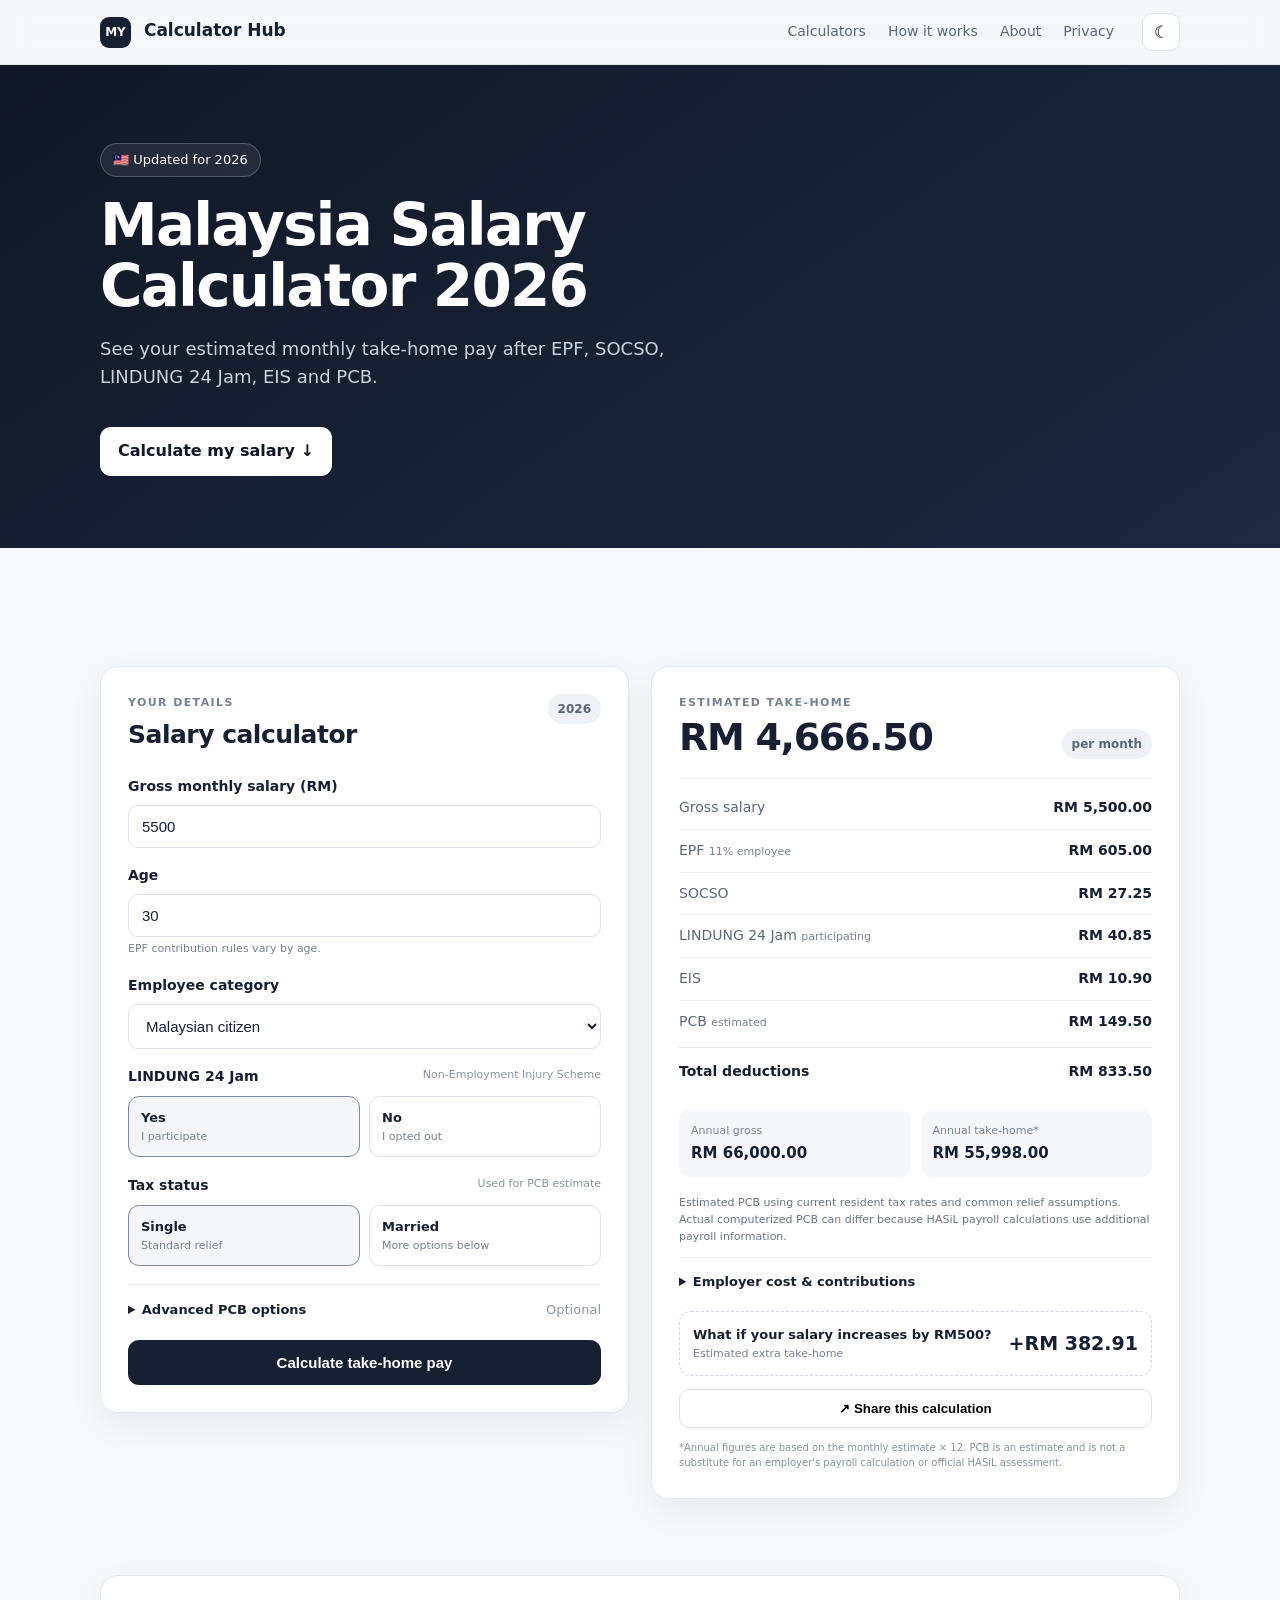
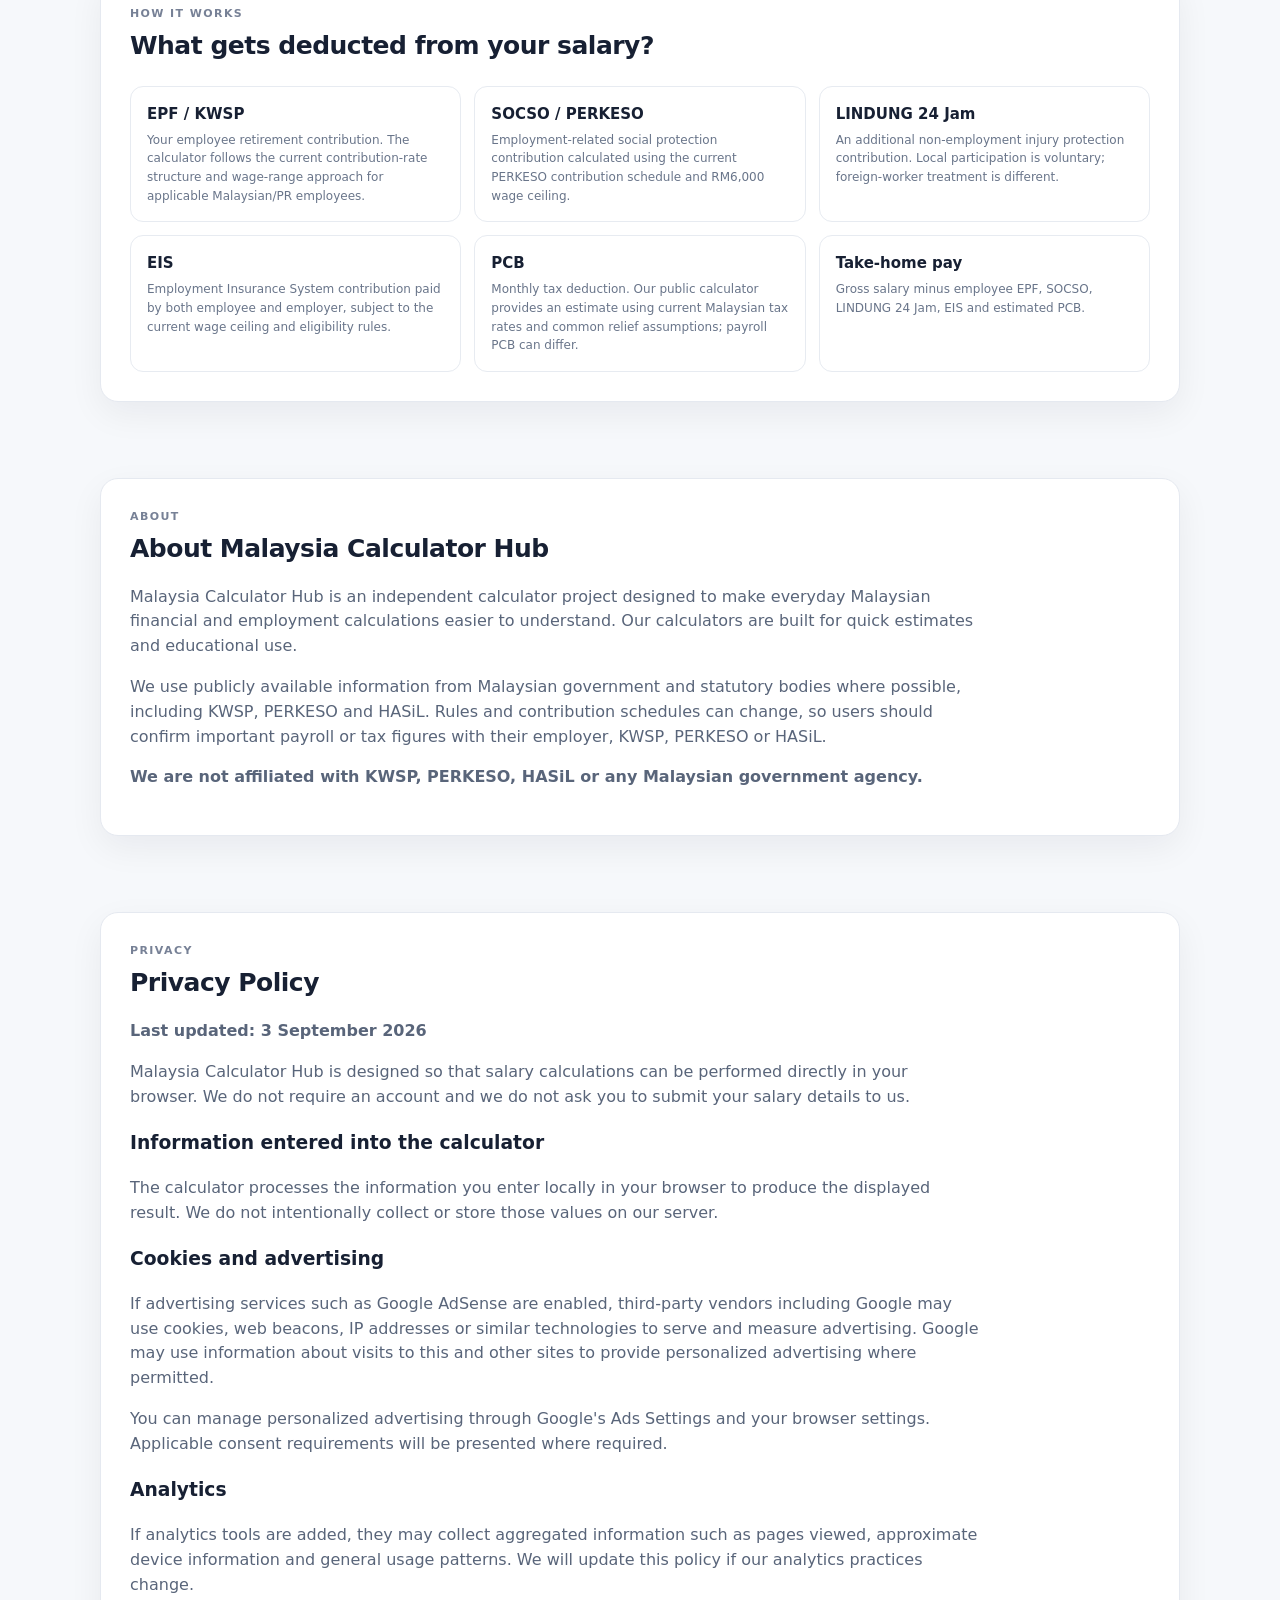
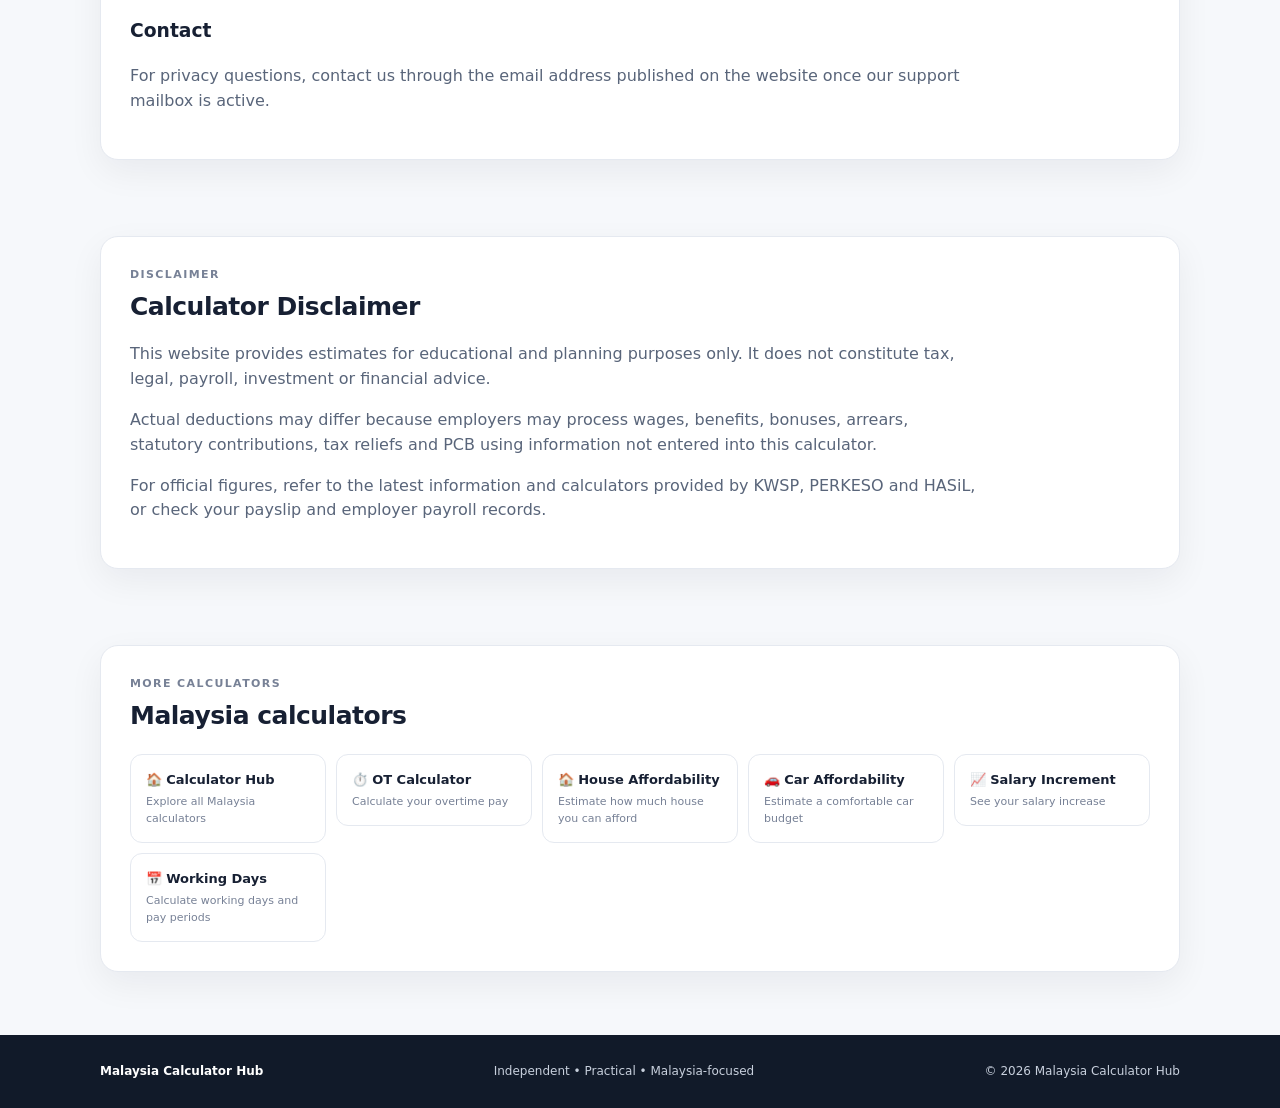
<file: salary-calculator.html>
<!doctype html>
<html lang="en">

<head>
  <!-- Google tag (gtag.js) -->
<script async src="https://www.googletagmanager.com/gtag/js?id=G-N90MJX0CSD"></script>
<script>
  window.dataLayer = window.dataLayer || [];
  function gtag(){dataLayer.push(arguments);}
  gtag('js', new Date());

  gtag('config', 'G-N90MJX0CSD');
</script>
  <meta charset="utf-8">

  <meta
    name="viewport"
    content="width=device-width, initial-scale=1"
  >

  <meta
    name="description"
    content="Malaysia Salary Calculator 2026. Estimate your monthly take-home pay after EPF, SOCSO, LINDUNG 24 Jam, EIS and PCB."
  >

  <meta
    name="robots"
    content="index, follow"
  >

  <meta
    name="theme-color"
    content="#0f172a"
  >

  <link
    rel="canonical"
    href="https://mycalculatorhub.github.io/salary-calculator.html"
  >

  <title>Malaysia Salary Calculator 2026 | Take-Home Pay</title>

  <!-- Open Graph / Social Sharing -->

  <meta
    property="og:type"
    content="website"
  >

  <meta
    property="og:title"
    content="Malaysia Salary Calculator 2026 | Take-Home Pay"
  >

  <meta
    property="og:description"
    content="Estimate your Malaysian take-home pay after EPF, SOCSO, LINDUNG 24 Jam, EIS and PCB."
  >

  <meta
    property="og:url"
    content="https://mycalculatorhub.github.io/salary-calculator.html"
  >

  <meta
    property="og:site_name"
    content="Malaysia Calculator Hub"
  >

  <link rel="stylesheet" href="style.css">

  <!-- Google AdSense: after approval, replace ca-pub-XXXXXXXXXXXXXXXX with your publisher ID. -->
  <!--
  <script
    async
    src="https://pagead2.googlesyndication.com/pagead/js?client=ca-pub-XXXXXXXXXXXXXXXX"
    crossorigin="anonymous">
  </script>
  -->

</head>

<body>

<header class="topbar">

  <div class="nav">

    <a class="brand" href="index.html">
      <span>MY</span> Calculator Hub
    </a>

    <nav>
      <a href="index.html">Calculators</a>
      <a href="#how">How it works</a>
      <a href="#about">About</a>
      <a href="#privacy">Privacy</a>
    </nav>

    <button
      id="themeToggle"
      class="icon-btn"
      aria-label="Toggle dark mode"
    >
      ☾
    </button>

  </div>

</header>


<main id="top">


<!-- =========================
     HERO
========================= -->

<section class="hero">

  <div class="hero-inner">

    <div class="pill">
      🇲🇾 Updated for 2026
    </div>

    <h1>
      Malaysia Salary Calculator 2026
    </h1>

    <p>
      See your estimated monthly take-home pay after EPF, SOCSO,
      LINDUNG 24 Jam, EIS and PCB.
    </p>

    <a
      class="hero-btn"
      href="#calculator"
    >
      Calculate my salary ↓
    </a>

  </div>

</section>


<!-- =========================
     ADVERTISEMENT
========================= -->

<section
  class="ad-slot"
  aria-label="Advertisement"
>

  <span>Advertisement</span>

  <!-- AdSense unit can be placed here after approval -->

</section>


<!-- =========================
     SALARY CALCULATOR
========================= -->

<section
  id="calculator"
  class="section"
>

  <div class="calculator-grid">


    <!-- INPUT CARD -->

    <div class="card input-card">

      <div class="section-head">

        <div>

          <p class="eyebrow">
            YOUR DETAILS
          </p>

          <h2>
            Salary calculator
          </h2>

        </div>

        <span class="year-badge">
          2026
        </span>

      </div>


      <label>
        Gross monthly salary (RM)

        <input
          id="grossSalary"
          type="number"
          min="0"
          step="0.01"
          value="5500"
          inputmode="decimal"
        >

      </label>


      <label>
        Age

        <input
          id="employeeAge"
          type="number"
          min="14"
          max="75"
          value="30"
          inputmode="numeric"
        >

        <small>
          EPF contribution rules vary by age.
        </small>

      </label>


      <label>
        Employee category

        <select id="employeeType">

          <option value="malaysian">
            Malaysian citizen
          </option>

          <option value="pr">
            Permanent Resident (PR)
          </option>

          <option value="foreign">
            Non-Malaysian citizen
          </option>

        </select>

      </label>


      <div
        id="foreignNotice"
        class="notice hidden"
      >
        For non-Malaysian employees, EPF is calculated at 2% employee
        + 2% employer under the current rule. LINDUNG 24 Jam is treated
        as mandatory in this calculator.
      </div>


      <!-- LINDUNG 24 JAM -->

      <div class="field-group">

        <div class="label-row">

          <span>
            LINDUNG 24 Jam
          </span>

          <span class="help">
            Non-Employment Injury Scheme
          </span>

        </div>


        <div class="radio-grid">

          <label class="radio-card">

            <input
              type="radio"
              name="lindung"
              value="yes"
              checked
            >

            <span>

              <b>
                Yes
              </b>

              <small>
                I participate
              </small>

            </span>

          </label>


          <label class="radio-card">

            <input
              type="radio"
              name="lindung"
              value="no"
            >

            <span>

              <b>
                No
              </b>

              <small>
                I opted out
              </small>

            </span>

          </label>

        </div>

      </div>


      <!-- TAX STATUS -->

      <div class="field-group">

        <div class="label-row">

          <span>
            Tax status
          </span>

          <span class="help">
            Used for PCB estimate
          </span>

        </div>


        <div class="radio-grid">

          <label class="radio-card">

            <input
              type="radio"
              name="taxStatus"
              value="single"
              checked
            >

            <span>

              <b>
                Single
              </b>

              <small>
                Standard relief
              </small>

            </span>

          </label>


          <label class="radio-card">

            <input
              type="radio"
              name="taxStatus"
              value="married"
            >

            <span>

              <b>
                Married
              </b>

              <small>
                More options below
              </small>

            </span>

          </label>

        </div>

      </div>


      <!-- SPOUSE -->

      <div
        id="spouseBox"
        class="sub-options hidden"
      >

        <label>

          Spouse has no income?

          <select id="spouseNoIncome">

            <option value="yes">
              Yes
            </option>

            <option value="no">
              No
            </option>

          </select>

        </label>

      </div>


      <!-- ADVANCED PCB -->

      <details class="advanced">

        <summary>
          Advanced PCB options
          <span>Optional</span>
        </summary>


        <div class="advanced-grid">


          <label>

            Children eligible for relief

            <input
              id="childrenCount"
              type="number"
              min="0"
              max="20"
              value="0"
            >

          </label>


          <label>

            Monthly zakat (RM)

            <input
              id="zakatAmount"
              type="number"
              min="0"
              step="0.01"
              value="0"
            >

          </label>


          <label>

            Monthly bonus / additional remuneration (RM)

            <input
              id="bonusAmount"
              type="number"
              min="0"
              step="0.01"
              value="0"
            >

          </label>


          <label>

            Tax residency

            <select id="taxResidency">

              <option value="resident">
                Resident
              </option>

              <option value="nonresident">
                Non-resident
              </option>

            </select>

          </label>


        </div>


        <p class="advanced-note">

          PCB is an estimate. Actual payroll PCB can depend on accumulated
          remuneration, previous PCB/zakat, TP1/TP3 information, benefits
          and other payroll details.

        </p>

      </details>


      <!-- CALCULATE -->

      <button
        id="calculateBtn"
        class="calculate-btn"
      >
        Calculate take-home pay
      </button>

    </div>


    <!-- =========================
         RESULT CARD
    ========================= -->

    <div
      class="card result-card"
      id="results"
    >


      <div class="result-top">

        <div>

          <p class="eyebrow">
            ESTIMATED TAKE-HOME
          </p>

          <div
            id="takeHome"
            class="take-home"
          >
            RM 0.00
          </div>

        </div>

        <div class="mini-chip">
          per month
        </div>

      </div>


      <!-- BREAKDOWN -->

      <div class="breakdown">


        <div class="row">

          <span>
            Gross salary
          </span>

          <strong id="grossResult">
            RM 0.00
          </strong>

        </div>


        <div class="row">

          <span>
            EPF
            <small id="epfRateLabel">
              Employee
            </small>
          </span>

          <strong id="epfAmount">
            RM 0.00
          </strong>

        </div>


        <div class="row">

          <span>
            SOCSO
          </span>

          <strong id="socsoAmount">
            RM 0.00
          </strong>

        </div>


        <div class="row">

          <span>
            LINDUNG 24 Jam
            <small id="lindungLabel"></small>
          </span>

          <strong id="lindungAmount">
            RM 0.00
          </strong>

        </div>


        <div class="row">

          <span>
            EIS
          </span>

          <strong id="eisAmount">
            RM 0.00
          </strong>

        </div>


        <div class="row">

          <span>
            PCB
            <small>
              estimated
            </small>
          </span>

          <strong id="pcbAmount">
            RM 0.00
          </strong>

        </div>


        <div class="row total">

          <span>
            Total deductions
          </span>

          <strong id="totalDeductions">
            RM 0.00
          </strong>

        </div>


      </div>


      <!-- ANNUAL -->

      <div class="annual-grid">


        <div>

          <span>
            Annual gross
          </span>

          <strong id="annualGross">
            RM 0.00
          </strong>

        </div>


        <div>

          <span>
            Annual take-home*
          </span>

          <strong id="annualTakeHome">
            RM 0.00
          </strong>

        </div>


      </div>


      <p
        id="pcbNote"
        class="result-note"
      ></p>


      <!-- EMPLOYER -->

      <details class="employer">

        <summary>
          Employer cost & contributions
        </summary>


        <div class="breakdown">


          <div class="row">

            <span>
              Employer EPF
            </span>

            <strong id="employerEpf">
              RM 0.00
            </strong>

          </div>


          <div class="row">

            <span>
              Employer SOCSO
            </span>

            <strong id="employerSocso">
              RM 0.00
            </strong>

          </div>


          <div class="row">

            <span>
              Employer EIS
            </span>

            <strong id="employerEis">
              RM 0.00
            </strong>

          </div>


          <div class="row total">

            <span>
              Employer statutory total
            </span>

            <strong id="employerTotal">
              RM 0.00
            </strong>

          </div>


        </div>

      </details>


      <!-- RAISE -->

      <div class="raise-box">

        <div>

          <span>
            What if your salary increases by RM500?
          </span>

          <small>
            Estimated extra take-home
          </small>

        </div>

        <strong id="raiseTakeHome">
          +RM 0.00
        </strong>

      </div>


      <!-- SHARE -->

      <button
        id="shareBtn"
        class="share-btn"
      >
        ↗ Share this calculation
      </button>


      <p class="disclaimer">

        *Annual figures are based on the monthly estimate × 12.
        PCB is an estimate and is not a substitute for an employer's
        payroll calculation or official HASiL assessment.

      </p>


    </div>

  </div>

</section>


<!-- =========================
     HOW IT WORKS
========================= -->

<section
  class="section"
  id="how"
>

  <div class="content-card">

    <p class="eyebrow">
      HOW IT WORKS
    </p>

    <h2>
      What gets deducted from your salary?
    </h2>


    <div class="info-grid">


      <article>

        <h3>
          EPF / KWSP
        </h3>

        <p>
          Your employee retirement contribution. The calculator follows
          the current contribution-rate structure and wage-range approach
          for applicable Malaysian/PR employees.
        </p>

      </article>


      <article>

        <h3>
          SOCSO / PERKESO
        </h3>

        <p>
          Employment-related social protection contribution calculated
          using the current PERKESO contribution schedule and RM6,000
          wage ceiling.
        </p>

      </article>


      <article>

        <h3>
          LINDUNG 24 Jam
        </h3>

        <p>
          An additional non-employment injury protection contribution.
          Local participation is voluntary; foreign-worker treatment
          is different.
        </p>

      </article>


      <article>

        <h3>
          EIS
        </h3>

        <p>
          Employment Insurance System contribution paid by both employee
          and employer, subject to the current wage ceiling and eligibility
          rules.
        </p>

      </article>


      <article>

        <h3>
          PCB
        </h3>

        <p>
          Monthly tax deduction. Our public calculator provides an estimate
          using current Malaysian tax rates and common relief assumptions;
          payroll PCB can differ.
        </p>

      </article>


      <article>

        <h3>
          Take-home pay
        </h3>

        <p>
          Gross salary minus employee EPF, SOCSO, LINDUNG 24 Jam,
          EIS and estimated PCB.
        </p>

      </article>


    </div>

  </div>

</section>


<!-- =========================
     ABOUT
========================= -->

<section
  class="section"
  id="about"
>

  <div class="content-card">

    <p class="eyebrow">
      ABOUT
    </p>

    <h2>
      About Malaysia Calculator Hub
    </h2>


    <p>
      Malaysia Calculator Hub is an independent calculator project
      designed to make everyday Malaysian financial and employment
      calculations easier to understand. Our calculators are built
      for quick estimates and educational use.
    </p>


    <p>
      We use publicly available information from Malaysian government
      and statutory bodies where possible, including KWSP, PERKESO
      and HASiL. Rules and contribution schedules can change, so users
      should confirm important payroll or tax figures with their employer,
      KWSP, PERKESO or HASiL.
    </p>


    <p>
      <b>
        We are not affiliated with KWSP, PERKESO, HASiL or any Malaysian
        government agency.
      </b>
    </p>

  </div>

</section>


<!-- =========================
     PRIVACY
========================= -->

<section
  class="section"
  id="privacy"
>

  <div class="content-card">

    <p class="eyebrow">
      PRIVACY
    </p>

    <h2>
      Privacy Policy
    </h2>


    <p>
      <b>
        Last updated: 3 September 2026
      </b>
    </p>


    <p>
      Malaysia Calculator Hub is designed so that salary calculations
      can be performed directly in your browser. We do not require
      an account and we do not ask you to submit your salary details
      to us.
    </p>


    <h3>
      Information entered into the calculator
    </h3>

    <p>
      The calculator processes the information you enter locally in
      your browser to produce the displayed result. We do not
      intentionally collect or store those values on our server.
    </p>


    <h3>
      Cookies and advertising
    </h3>

    <p>
      If advertising services such as Google AdSense are enabled,
      third-party vendors including Google may use cookies, web beacons,
      IP addresses or similar technologies to serve and measure advertising.
      Google may use information about visits to this and other sites
      to provide personalized advertising where permitted.
    </p>


    <p>
      You can manage personalized advertising through Google's Ads Settings
      and your browser settings. Applicable consent requirements will be
      presented where required.
    </p>


    <h3>
      Analytics
    </h3>

    <p>
      If analytics tools are added, they may collect aggregated information
      such as pages viewed, approximate device information and general usage
      patterns. We will update this policy if our analytics practices change.
    </p>


    <h3>
      Contact
    </h3>

    <p>
      For privacy questions, contact us through the email address published
      on the website once our support mailbox is active.
    </p>

  </div>

</section>


<!-- =========================
     DISCLAIMER
========================= -->

<section class="section">

  <div class="content-card">

    <p class="eyebrow">
      DISCLAIMER
    </p>

    <h2>
      Calculator Disclaimer
    </h2>


    <p>
      This website provides estimates for educational and planning
      purposes only. It does not constitute tax, legal, payroll,
      investment or financial advice.
    </p>


    <p>
      Actual deductions may differ because employers may process wages,
      benefits, bonuses, arrears, statutory contributions, tax reliefs
      and PCB using information not entered into this calculator.
    </p>


    <p>
      For official figures, refer to the latest information and calculators
      provided by KWSP, PERKESO and HASiL, or check your payslip and
      employer payroll records.
    </p>

  </div>

</section>


<!-- =========================
     MORE CALCULATORS
========================= -->

<section class="section">

  <div class="content-card">

    <p class="eyebrow">
      MORE CALCULATORS
    </p>

    <h2>
      Malaysia calculators
    </h2>


    <div class="coming-grid">


      <!-- HOME -->

      <a
        href="index.html"
        style="text-decoration:none;color:inherit;"
      >

        <div>

          🏠

          <b>
            Calculator Hub
          </b>

          <small>
            Explore all Malaysia calculators
          </small>

        </div>

      </a>


      <!-- OT -->

      <a
        href="ot-calculator.html"
        style="text-decoration:none;color:inherit;"
      >

        <div>

          ⏱️

          <b>
            OT Calculator
          </b>

          <small>
            Calculate your overtime pay
          </small>

        </div>

      </a>


      <!-- HOUSE -->

      <a
        href="house-affordability.html"
        style="text-decoration:none;color:inherit;"
      >

        <div>

          🏠

          <b>
            House Affordability
          </b>

          <small>
            Estimate how much house you can afford
          </small>

        </div>

      </a>


      <!-- CAR -->

      <a
        href="car-affordability.html"
        style="text-decoration:none;color:inherit;"
      >

        <div>

          🚗

          <b>
            Car Affordability
          </b>

          <small>
            Estimate a comfortable car budget
          </small>

        </div>

      </a>


      <!-- SALARY INCREMENT -->

      <a
        href="salary-increment.html"
        style="text-decoration:none;color:inherit;"
      >

        <div>

          📈

          <b>
            Salary Increment
          </b>

          <small>
            See your salary increase
          </small>

        </div>

      </a>


      <!-- WORKING DAYS -->

      <a
        href="working-days.html"
        style="text-decoration:none;color:inherit;"
      >

        <div>

          📅

          <b>
            Working Days
          </b>

          <small>
            Calculate working days and pay periods
          </small>

        </div>

      </a>


    </div>

  </div>

</section>


</main>


<!-- =========================
     FOOTER
========================= -->

<footer>

  <div class="footer-inner">

    <b>
      Malaysia Calculator Hub
    </b>

    <span>
      Independent • Practical • Malaysia-focused
    </span>

    <span>
      © 2026 Malaysia Calculator Hub
    </span>

  </div>

</footer>


<script src="script.js"></script>

</body>

</html>
</file>
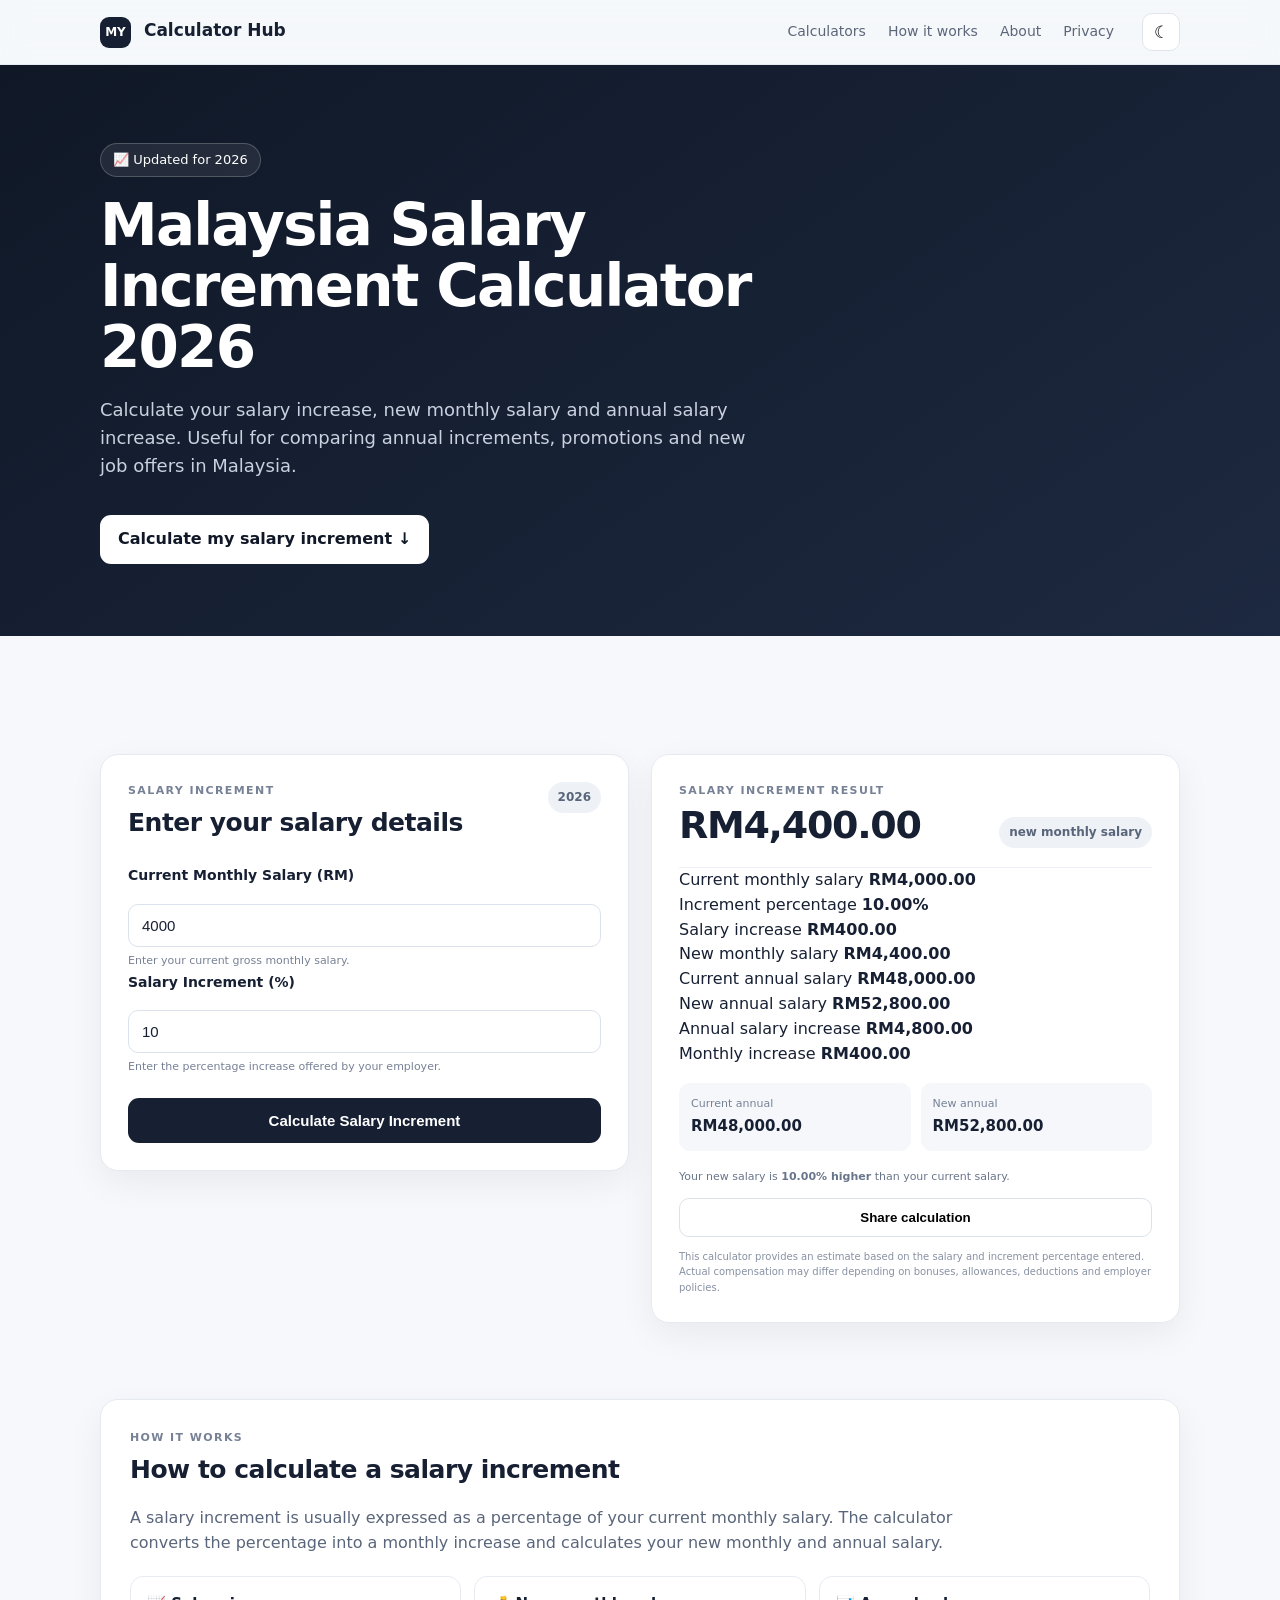
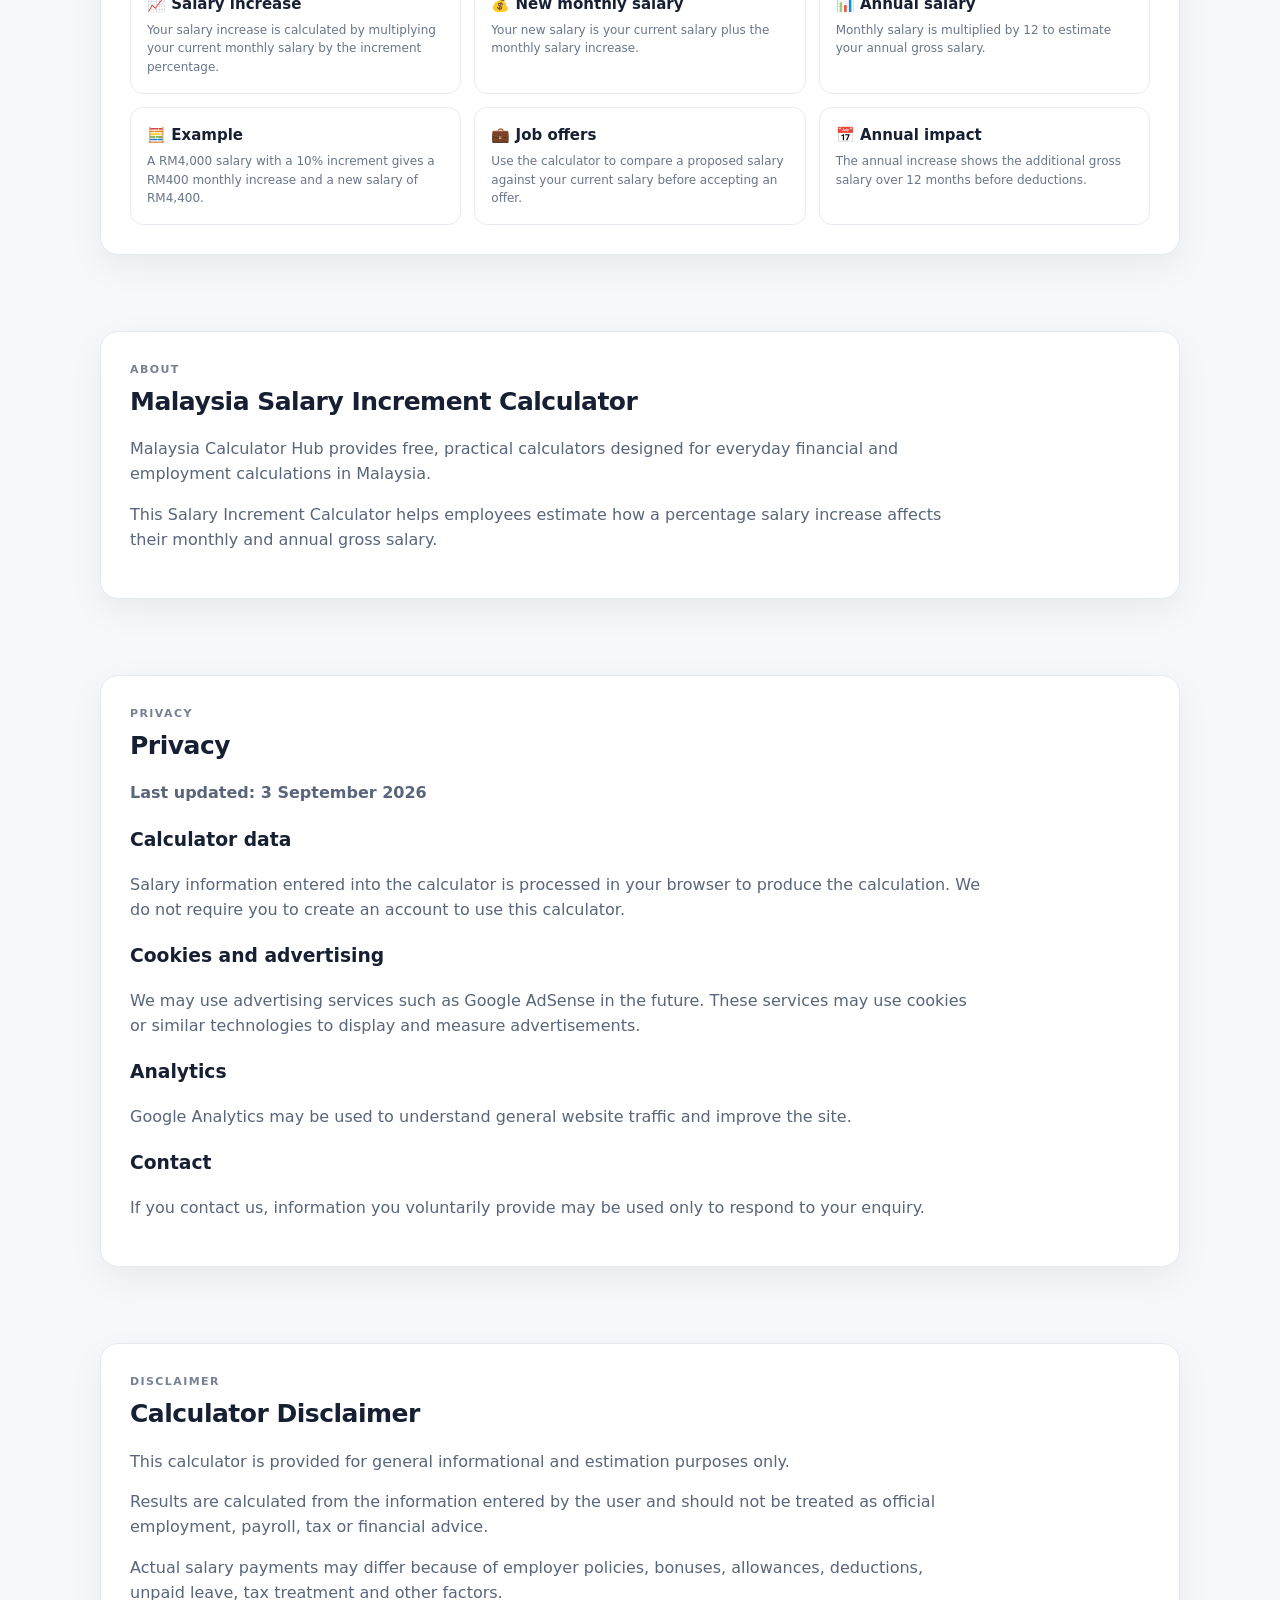
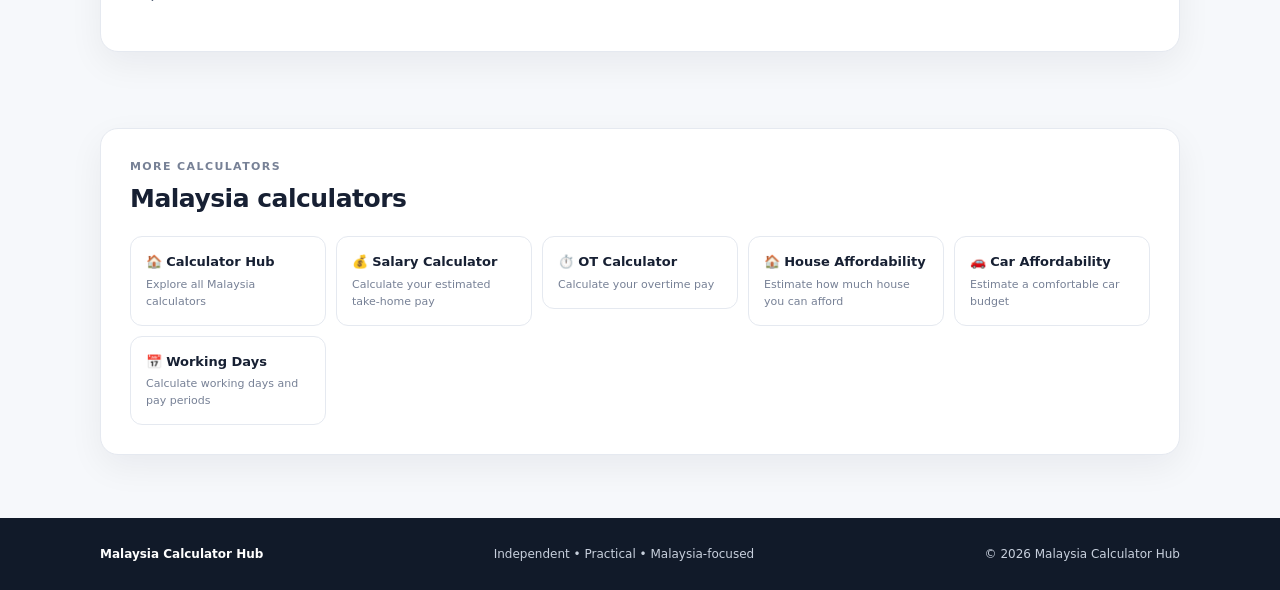
<file: salary-increment.html>
<!doctype html>
<html lang="en">

<head>

  <!-- Google tag (gtag.js) -->
  <script async src="https://www.googletagmanager.com/gtag/js?id=G-N90MJX0CSD"></script>
  <script>
    window.dataLayer = window.dataLayer || [];
    function gtag(){dataLayer.push(arguments);}
    gtag('js', new Date());

    gtag('config', 'G-N90MJX0CSD');
  </script>

  <meta charset="utf-8">
  <meta name="viewport" content="width=device-width, initial-scale=1">

  <meta
    name="description"
    content="Malaysia Salary Increment Calculator 2026. Calculate your salary increase, new monthly salary, annual increase and percentage increment easily."
  >

  <meta name="robots" content="index, follow">

  <meta name="theme-color" content="#0f172a">

  <link
    rel="canonical"
    href="https://mycalculatorhub.github.io/salary-increment.html"
  >

  <title>Malaysia Salary Increment Calculator 2026 | Salary Increase Calculator</title>

  <meta property="og:type" content="website">

  <meta
    property="og:title"
    content="Malaysia Salary Increment Calculator 2026 | Salary Increase Calculator"
  >

  <meta
    property="og:description"
    content="Calculate your new salary, increment amount and annual salary increase with our free Malaysia Salary Increment Calculator."
  >

  <meta
    property="og:url"
    content="https://mycalculatorhub.github.io/salary-increment.html"
  >

  <meta
    property="og:site_name"
    content="Malaysia Calculator Hub"
  >

  <link rel="stylesheet" href="style.css">

  <!-- AdSense - add publisher code when ready -->
  <!--
  <script async
    src="https://pagead2.googlesyndication.com/pagead/js/adsbygoogle.js?client=YOUR_CLIENT_ID"
    crossorigin="anonymous">
  </script>
  -->

</head>

<body>

  <!-- HEADER -->
  <header class="topbar">

    <div class="nav">

      <a class="brand" href="index.html">
        <span>MY</span> Calculator Hub
      </a>

      <nav>
        <a href="index.html">Calculators</a>
        <a href="#how">How it works</a>
        <a href="#about">About</a>
        <a href="#privacy">Privacy</a>
      </nav>

      <button
        id="themeToggle"
        class="icon-btn"
        aria-label="Toggle dark mode"
      >
        ☾
      </button>

    </div>

  </header>


  <main id="top">

    <!-- HERO -->
    <section class="hero">

      <div class="hero-inner">

        <div class="pill">
          📈 Updated for 2026
        </div>

        <h1>
          Malaysia Salary Increment Calculator 2026
        </h1>

        <p>
          Calculate your salary increase, new monthly salary and annual
          salary increase. Useful for comparing annual increments,
          promotions and new job offers in Malaysia.
        </p>

        <a class="hero-btn" href="#calculator">
          Calculate my salary increment ↓
        </a>

      </div>

    </section>


    <!-- ADVERTISEMENT -->
    <section class="ad-slot" aria-label="Advertisement">

      <span>Advertisement</span>

      <!-- AdSense ad unit placeholder -->

    </section>


    <!-- CALCULATOR -->
    <section id="calculator" class="section">

      <div class="calculator-grid">

        <!-- INPUT CARD -->
        <div class="card input-card">

          <div class="section-head">

            <div>

              <div class="eyebrow">
                SALARY INCREMENT
              </div>

              <h2>
                Enter your salary details
              </h2>

            </div>

            <div class="year-badge">
              2026
            </div>

          </div>


          <!-- CURRENT SALARY -->
          <label for="currentSalary">
            Current Monthly Salary (RM)
          </label>

          <input
            type="number"
            id="currentSalary"
            min="0"
            step="0.01"
            placeholder="e.g. 4000"
            value="4000"
          >

          <small>
            Enter your current gross monthly salary.
          </small>


          <!-- INCREMENT -->
          <label for="incrementPercentage">
            Salary Increment (%)
          </label>

          <input
            type="number"
            id="incrementPercentage"
            min="0"
            step="0.01"
            placeholder="e.g. 10"
            value="10"
          >

          <small>
            Enter the percentage increase offered by your employer.
          </small>


          <button
            type="button"
            id="calculateBtn"
            class="calculate-btn"
          >
            Calculate Salary Increment
          </button>

        </div>


        <!-- RESULT CARD -->
        <div class="card result-card" id="results">

          <div class="result-top">

            <div>

              <div class="eyebrow">
                SALARY INCREMENT RESULT
              </div>

              <div
                class="take-home"
                id="newSalary"
              >
                RM4,400.00
              </div>

            </div>

            <div class="mini-chip">
              new monthly salary
            </div>

          </div>


          <!-- CURRENT SALARY -->
          <div class="breakdown-row">

            <span>
              Current monthly salary
            </span>

            <strong id="currentSalaryResult">
              RM4,000.00
            </strong>

          </div>


          <!-- INCREMENT -->
          <div class="breakdown-row">

            <span>
              Increment percentage
            </span>

            <strong id="percentageResult">
              10.00%
            </strong>

          </div>


          <div class="breakdown-row">

            <span>
              Salary increase
            </span>

            <strong id="incrementAmount">
              RM400.00
            </strong>

          </div>


          <div class="breakdown-row">

            <span>
              New monthly salary
            </span>

            <strong id="newSalaryBreakdown">
              RM4,400.00
            </strong>

          </div>


          <div class="breakdown-row">

            <span>
              Current annual salary
            </span>

            <strong id="currentAnnual">
              RM48,000.00
            </strong>

          </div>


          <div class="breakdown-row">

            <span>
              New annual salary
            </span>

            <strong id="newAnnual">
              RM52,800.00
            </strong>

          </div>


          <div class="breakdown-row">

            <span>
              Annual salary increase
            </span>

            <strong id="annualIncrease">
              RM4,800.00
            </strong>

          </div>


          <div class="breakdown-row">

            <span>
              Monthly increase
            </span>

            <strong id="monthlyIncrease">
              RM400.00
            </strong>

          </div>


          <!-- ANNUAL SUMMARY -->
          <div class="annual-grid">

            <div>

              <span>
                Current annual
              </span>

              <strong id="annualCurrentSummary">
                RM48,000.00
              </strong>

            </div>

            <div>

              <span>
                New annual
              </span>

              <strong id="annualNewSummary">
                RM52,800.00
              </strong>

            </div>

          </div>


          <div class="result-note">

            Your new salary is
            <strong id="percentageMessage">
              10.00% higher
            </strong>
            than your current salary.

          </div>


          <button
            type="button"
            id="shareBtn"
            class="share-btn"
          >
            Share calculation
          </button>


          <p class="disclaimer">
            This calculator provides an estimate based on the salary
            and increment percentage entered. Actual compensation may
            differ depending on bonuses, allowances, deductions and
            employer policies.

          </p>

        </div>

      </div>

    </section>


    <!-- HOW IT WORKS -->
    <section class="section" id="how">

      <div class="content-card">

        <div class="eyebrow">
          HOW IT WORKS
        </div>

        <h2>
          How to calculate a salary increment
        </h2>

        <p>
          A salary increment is usually expressed as a percentage of
          your current monthly salary. The calculator converts the
          percentage into a monthly increase and calculates your new
          monthly and annual salary.
        </p>


        <div class="info-grid">

          <article>

            <h3>
              📈 Salary increase
            </h3>

            <p>
              Your salary increase is calculated by multiplying your
              current monthly salary by the increment percentage.
            </p>

          </article>


          <article>

            <h3>
              💰 New monthly salary
            </h3>

            <p>
              Your new salary is your current salary plus the monthly
              salary increase.
            </p>

          </article>


          <article>

            <h3>
              📊 Annual salary
            </h3>

            <p>
              Monthly salary is multiplied by 12 to estimate your
              annual gross salary.
            </p>

          </article>


          <article>

            <h3>
              🧮 Example
            </h3>

            <p>
              A RM4,000 salary with a 10% increment gives a RM400
              monthly increase and a new salary of RM4,400.
            </p>

          </article>


          <article>

            <h3>
              💼 Job offers
            </h3>

            <p>
              Use the calculator to compare a proposed salary against
              your current salary before accepting an offer.
            </p>

          </article>


          <article>

            <h3>
              📅 Annual impact
            </h3>

            <p>
              The annual increase shows the additional gross salary
              over 12 months before deductions.
            </p>

          </article>

        </div>

      </div>

    </section>


    <!-- ABOUT -->
    <section class="section" id="about">

      <div class="content-card">

        <div class="eyebrow">
          ABOUT
        </div>

        <h2>
          Malaysia Salary Increment Calculator
        </h2>

        <p>
          Malaysia Calculator Hub provides free, practical calculators
          designed for everyday financial and employment calculations
          in Malaysia.
        </p>

        <p>
          This Salary Increment Calculator helps employees estimate
          how a percentage salary increase affects their monthly and
          annual gross salary.
        </p>

      </div>

    </section>


    <!-- PRIVACY -->
    <section class="section" id="privacy">

      <div class="content-card">

        <div class="eyebrow">
          PRIVACY
        </div>

        <h2>
          Privacy
        </h2>

        <p>
          <strong>Last updated: 3 September 2026</strong>
        </p>

        <h3>
          Calculator data
        </h3>

        <p>
          Salary information entered into the calculator is processed
          in your browser to produce the calculation. We do not
          require you to create an account to use this calculator.
        </p>

        <h3>
          Cookies and advertising
        </h3>

        <p>
          We may use advertising services such as Google AdSense in
          the future. These services may use cookies or similar
          technologies to display and measure advertisements.
        </p>

        <h3>
          Analytics
        </h3>

        <p>
          Google Analytics may be used to understand general website
          traffic and improve the site.
        </p>

        <h3>
          Contact
        </h3>

        <p>
          If you contact us, information you voluntarily provide may
          be used only to respond to your enquiry.
        </p>

      </div>

    </section>


    <!-- DISCLAIMER -->
    <section class="section">

      <div class="content-card">

        <div class="eyebrow">
          DISCLAIMER
        </div>

        <h2>
          Calculator Disclaimer
        </h2>

        <p>
          This calculator is provided for general informational and
          estimation purposes only.
        </p>

        <p>
          Results are calculated from the information entered by the
          user and should not be treated as official employment,
          payroll, tax or financial advice.
        </p>

        <p>
          Actual salary payments may differ because of employer
          policies, bonuses, allowances, deductions, unpaid leave,
          tax treatment and other factors.
        </p>

      </div>

    </section>


    <!-- MORE CALCULATORS -->
    <section class="section">

      <div class="content-card">

        <div class="eyebrow">
          MORE CALCULATORS
        </div>

        <h2>
          Malaysia calculators
        </h2>

        <div class="coming-grid">

          <a
            href="index.html"
            style="text-decoration:none;color:inherit;"
          >

            <div>

              <span>
                🏠
              </span>

              <b>
                Calculator Hub
              </b>

              <small>
                Explore all Malaysia calculators
              </small>

            </div>

          </a>


          <a
            href="salary-calculator.html"
            style="text-decoration:none;color:inherit;"
          >

            <div>

              <span>
                💰
              </span>

              <b>
                Salary Calculator
              </b>

              <small>
                Calculate your estimated take-home pay
              </small>

            </div>

          </a>


          <a
            href="ot-calculator.html"
            style="text-decoration:none;color:inherit;"
          >

            <div>

              <span>
                ⏱️
              </span>

              <b>
                OT Calculator
              </b>

              <small>
                Calculate your overtime pay
              </small>

            </div>

          </a>


          <a
            href="house-affordability.html"
            style="text-decoration:none;color:inherit;"
          >

            <div>

              <span>
                🏠
              </span>

              <b>
                House Affordability
              </b>

              <small>
                Estimate how much house you can afford
              </small>

            </div>

          </a>


          <a
            href="car-affordability.html"
            style="text-decoration:none;color:inherit;"
          >

            <div>

              <span>
                🚗
              </span>

              <b>
                Car Affordability
              </b>

              <small>
                Estimate a comfortable car budget
              </small>

            </div>

          </a>


          <a
            href="working-days.html"
            style="text-decoration:none;color:inherit;"
          >

            <div>

              <span>
                📅
              </span>

              <b>
                Working Days
              </b>

              <small>
                Calculate working days and pay periods
              </small>

            </div>

          </a>

        </div>

      </div>

    </section>

  </main>


  <!-- FOOTER -->
  <footer>

    <div class="footer-inner">

      <b>
        Malaysia Calculator Hub
      </b>

      <span>
        Independent • Practical • Malaysia-focused
      </span>

      <span>
        © 2026 Malaysia Calculator Hub
      </span>

    </div>

  </footer>


  <!-- SALARY INCREMENT CALCULATOR SCRIPT -->
  <script>

    function formatMoney(amount) {

      return "RM" + amount.toLocaleString("en-MY", {
        minimumFractionDigits: 2,
        maximumFractionDigits: 2
      });

    }


    function calculateIncrement() {

      const currentSalaryInput =
        document.getElementById("currentSalary");

      const incrementPercentageInput =
        document.getElementById("incrementPercentage");


      let currentSalary =
        parseFloat(currentSalaryInput.value);

      let incrementPercentage =
        parseFloat(incrementPercentageInput.value);


      if (
        isNaN(currentSalary) ||
        currentSalary < 0
      ) {

        currentSalary = 0;
        currentSalaryInput.value = 0;

      }


      if (
        isNaN(incrementPercentage) ||
        incrementPercentage < 0
      ) {

        incrementPercentage = 0;
        incrementPercentageInput.value = 0;

      }


      const incrementAmount =
        currentSalary * (incrementPercentage / 100);


      const newSalary =
        currentSalary + incrementAmount;


      const currentAnnual =
        currentSalary * 12;


      const newAnnual =
        newSalary * 12;


      const annualIncrease =
        incrementAmount * 12;


      document.getElementById("currentSalaryResult").textContent =
        formatMoney(currentSalary);


      document.getElementById("percentageResult").textContent =
        incrementPercentage.toFixed(2) + "%";


      document.getElementById("incrementAmount").textContent =
        formatMoney(incrementAmount);


      document.getElementById("newSalary").textContent =
        formatMoney(newSalary);


      document.getElementById("newSalaryBreakdown").textContent =
        formatMoney(newSalary);


      document.getElementById("currentAnnual").textContent =
        formatMoney(currentAnnual);


      document.getElementById("newAnnual").textContent =
        formatMoney(newAnnual);


      document.getElementById("annualIncrease").textContent =
        formatMoney(annualIncrease);


      document.getElementById("monthlyIncrease").textContent =
        formatMoney(incrementAmount);


      document.getElementById("annualCurrentSummary").textContent =
        formatMoney(currentAnnual);


      document.getElementById("annualNewSummary").textContent =
        formatMoney(newAnnual);


      document.getElementById("percentageMessage").textContent =
        incrementPercentage.toFixed(2) + "% higher";

    }


    /* Calculate button */
    document
      .getElementById("calculateBtn")
      .addEventListener("click", calculateIncrement);


    /* Auto-calculate while typing */
    document
      .getElementById("currentSalary")
      .addEventListener("input", calculateIncrement);


    document
      .getElementById("incrementPercentage")
      .addEventListener("input", calculateIncrement);


    /* Share calculation */
    document
      .getElementById("shareBtn")
      .addEventListener("click", async function () {

        const currentSalary =
          document.getElementById("currentSalary").value;

        const increment =
          document.getElementById("incrementPercentage").value;

        const newSalary =
          document.getElementById("newSalary").textContent;

        const increase =
          document.getElementById("incrementAmount").textContent;


        const shareText =
          "Malaysia Salary Increment Calculator 2026\n\n" +
          "Current Salary: RM" + currentSalary + "\n" +
          "Increment: " + increment + "%\n" +
          "Salary Increase: " + increase + "\n" +
          "New Salary: " + newSalary + "\n\n" +
          "Calculate yours at:\n" +
          "https://mycalculatorhub.github.io/salary-increment.html";


        try {

          await navigator.clipboard.writeText(shareText);

          this.textContent = "Copied!";

          setTimeout(() => {
            this.textContent = "Share calculation";
          }, 1800);

        } catch (error) {

          alert("Unable to copy the calculation.");

        }

      });


    /* Dark mode */
    const themeToggle =
      document.getElementById("themeToggle");


    function applyTheme(theme) {

      document.documentElement.setAttribute(
        "data-theme",
        theme
      );

      themeToggle.textContent =
        theme === "dark" ? "☀" : "☾";

    }


    const savedTheme =
      localStorage.getItem("mch-theme");


    if (savedTheme) {

      applyTheme(savedTheme);

    } else {

      applyTheme("light");

    }


    themeToggle.addEventListener("click", function () {

      const currentTheme =
        document.documentElement.getAttribute("data-theme");

      const newTheme =
        currentTheme === "dark" ? "light" : "dark";


      localStorage.setItem(
        "mch-theme",
        newTheme
      );


      applyTheme(newTheme);

    });


    /* Initial calculation */
    calculateIncrement();

  </script>

</body>
</html>
</file>
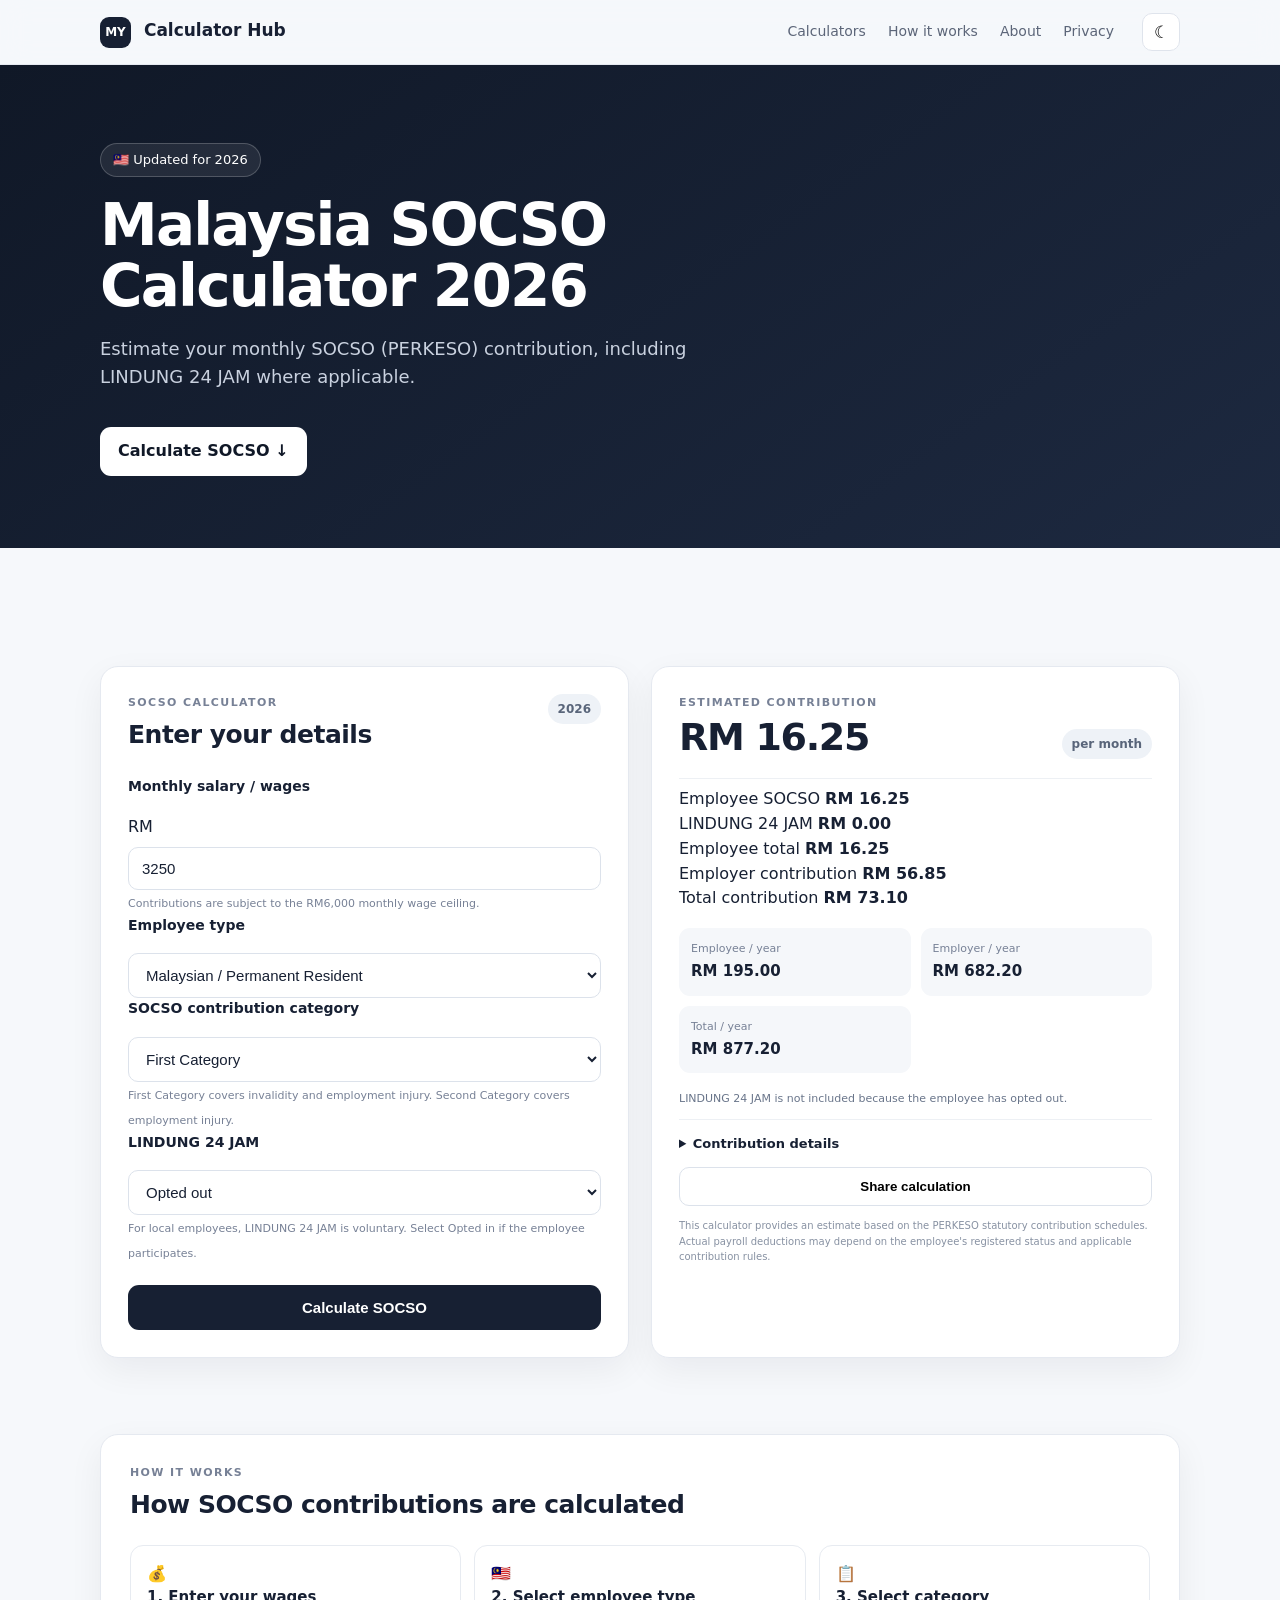
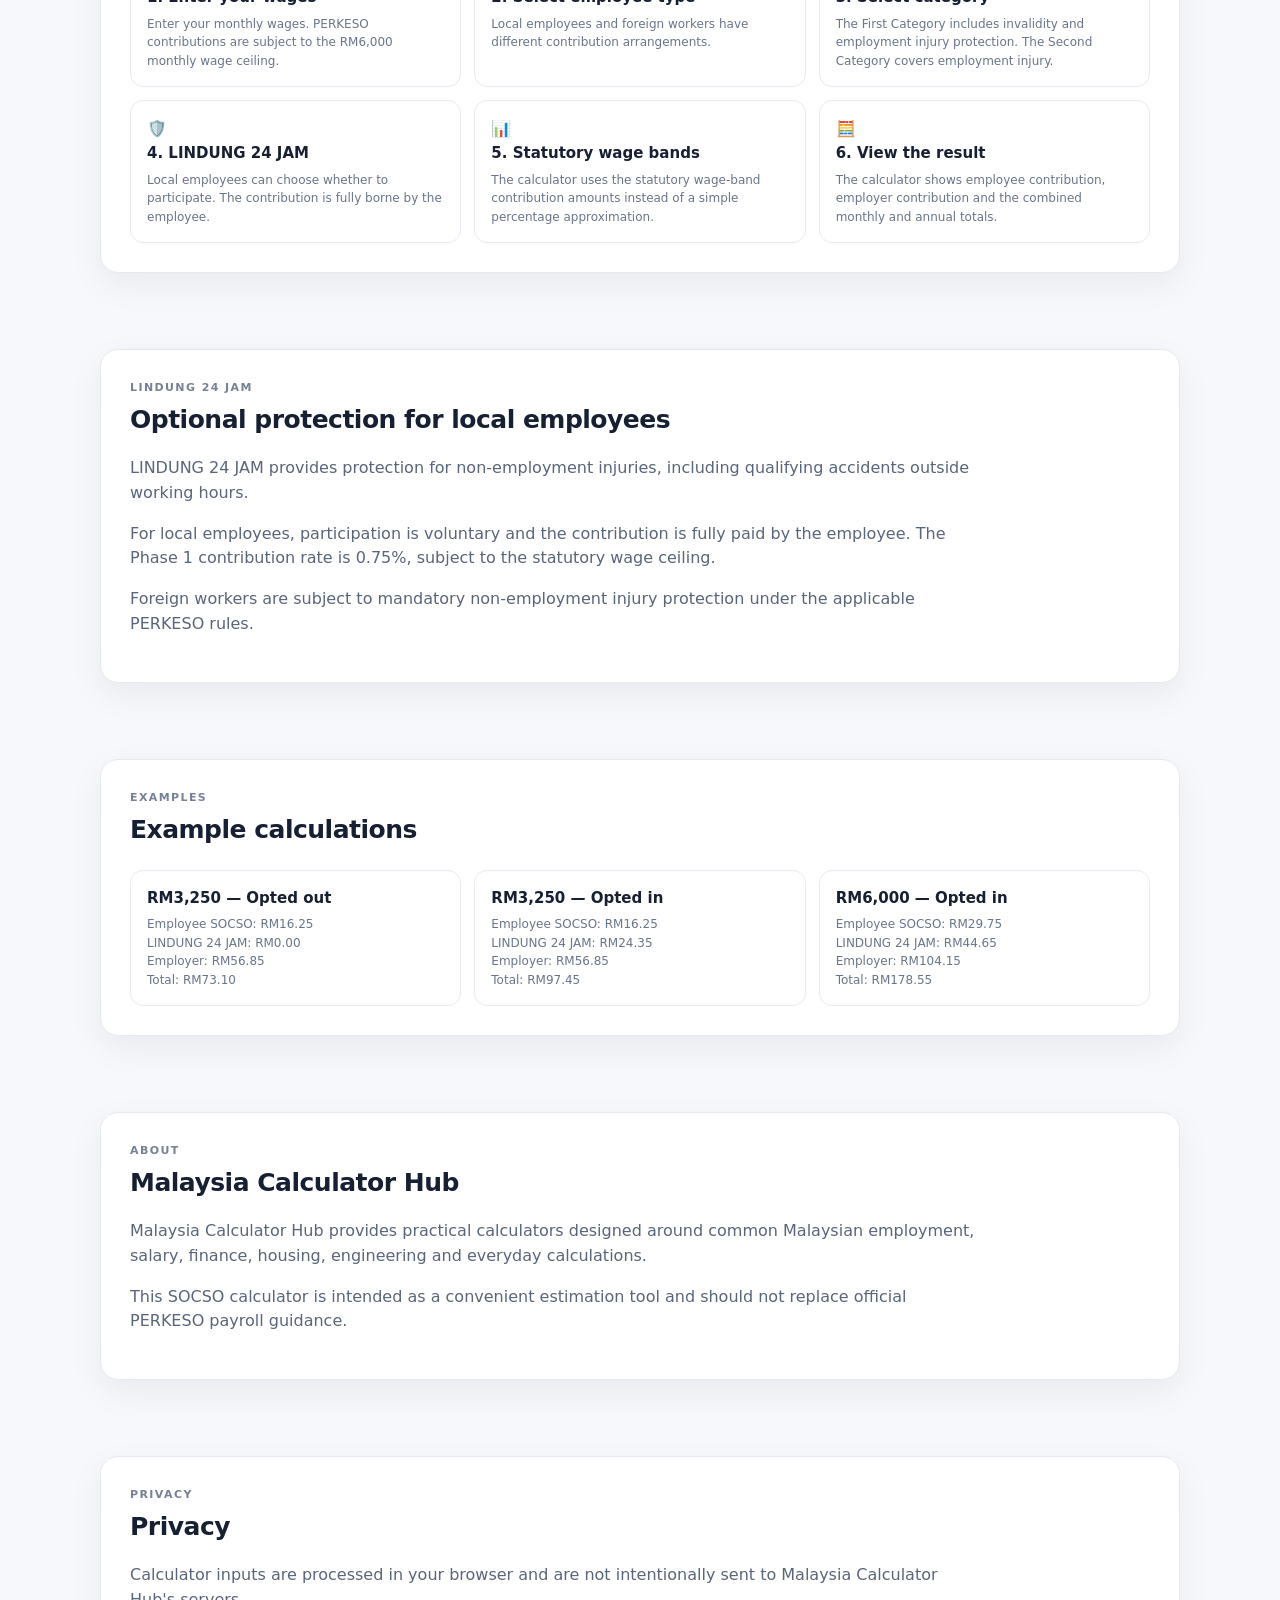
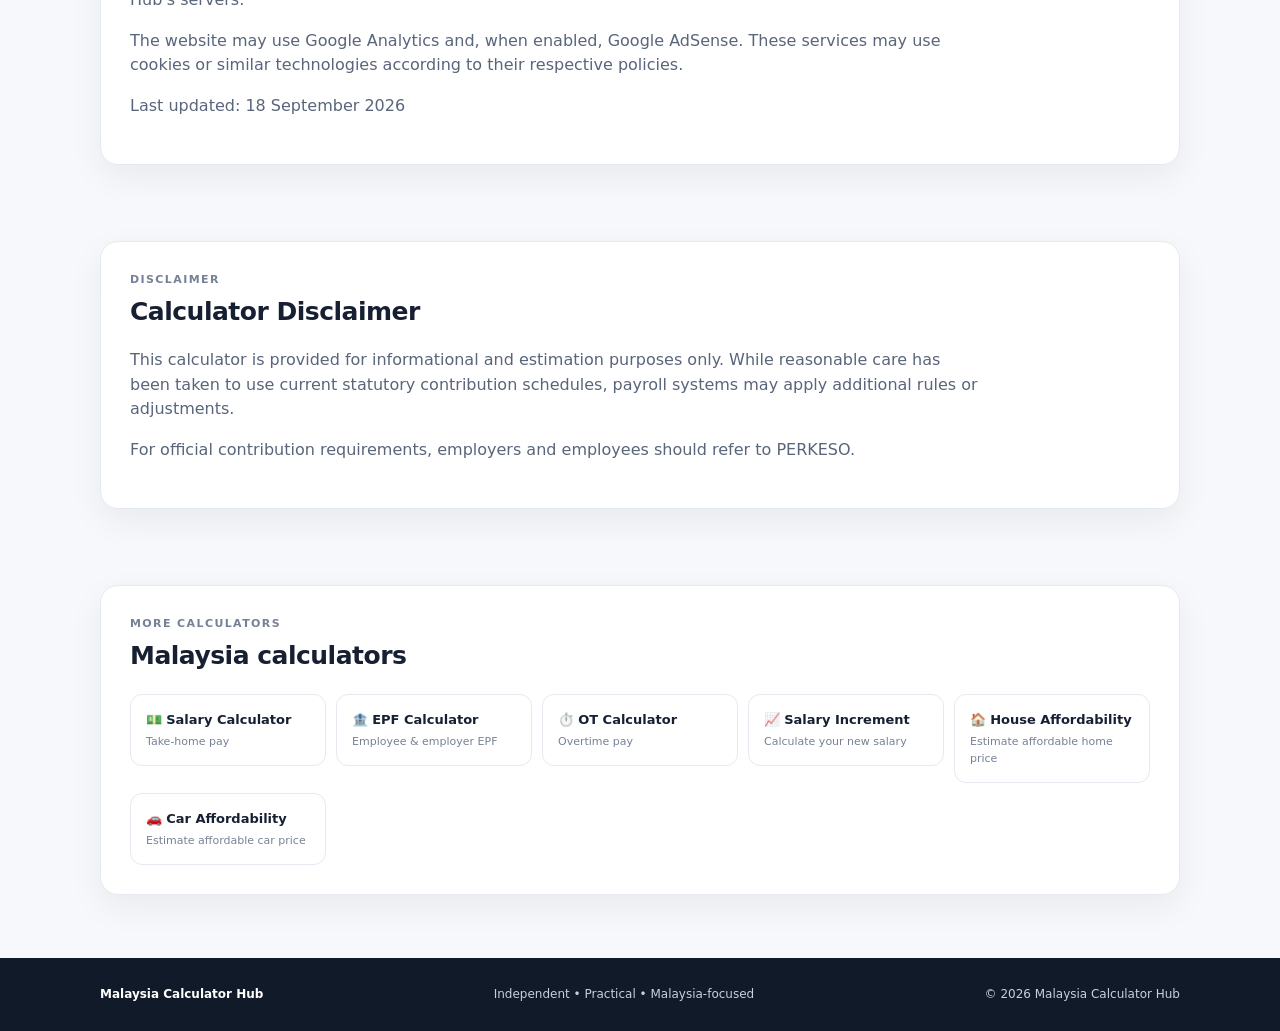
<file: socso-calculator.html>
<!doctype html>
<html lang="en">
<head>
  <meta charset="utf-8">

  <!-- Google Analytics -->
  <script async src="https://www.googletagmanager.com/gtag/js?id=G-N90MJX0CSD"></script>
  <script>
    window.dataLayer = window.dataLayer || [];
    function gtag(){dataLayer.push(arguments);}
    gtag('js', new Date());
    gtag('config', 'G-N90MJX0CSD');
  </script>

  <meta name="viewport" content="width=device-width, initial-scale=1">
  <meta name="description" content="Malaysia SOCSO Calculator 2026. Estimate employee and employer SOCSO contributions, including optional LINDUNG 24 JAM coverage.">
  <meta name="robots" content="index, follow">
  <meta name="theme-color" content="#0f172a">

  <link rel="canonical" href="https://mycalculatorhub.github.io/socso-calculator.html">

  <title>Malaysia SOCSO Calculator 2026 | PERKESO Contribution</title>

  <meta property="og:title" content="Malaysia SOCSO Calculator 2026">
  <meta property="og:description" content="Calculate Malaysia SOCSO and LINDUNG 24 JAM contributions for employees and employers.">
  <meta property="og:type" content="website">
  <meta property="og:url" content="https://mycalculatorhub.github.io/socso-calculator.html">

  <link rel="stylesheet" href="style.css">

  <!-- Google AdSense
  <script async
    src="https://pagead2.googlesyndication.com/pagead/js/adsbygoogle.js?client=YOUR_CLIENT_ID"
    crossorigin="anonymous"></script>
  -->
</head>

<body>

<header class="topbar">
  <div class="nav">

    <a class="brand" href="index.html">
      <span>MY</span> Calculator Hub
    </a>

    <nav>
      <a href="index.html">Calculators</a>
      <a href="#how">How it works</a>
      <a href="#about">About</a>
      <a href="#privacy">Privacy</a>
    </nav>

    <button id="themeToggle"
            class="icon-btn"
            aria-label="Toggle dark mode">
      ☾
    </button>

  </div>
</header>


<main id="top">

  <!-- HERO -->
  <section class="hero">
    <div class="hero-inner">

      <div class="pill">
        🇲🇾 Updated for 2026
      </div>

      <h1>Malaysia SOCSO Calculator 2026</h1>

      <p>
        Estimate your monthly SOCSO (PERKESO) contribution,
        including LINDUNG 24 JAM where applicable.
      </p>

      <a class="hero-btn" href="#calculator">
        Calculate SOCSO ↓
      </a>

    </div>
  </section>


  <!-- AD -->
  <section class="ad-slot" aria-label="Advertisement">
    <span>Advertisement</span>

    <!-- AdSense unit goes here -->
  </section>


  <!-- CALCULATOR -->
  <section id="calculator" class="section">

    <div class="calculator-grid">

      <!-- INPUT CARD -->
      <div class="card input-card">

        <div class="section-head">

          <div>
            <div class="eyebrow">SOCSO CALCULATOR</div>
            <h2>Enter your details</h2>
          </div>

          <div class="year-badge">2026</div>

        </div>


        <!-- Salary -->
        <div class="field">

          <label for="monthlySalary">
            Monthly salary / wages
          </label>

          <div class="input-wrap">
            <span>RM</span>

            <input
              id="monthlySalary"
              type="number"
              min="0"
              step="0.01"
              value="3250"
              inputmode="decimal"
            >
          </div>

          <small>
            Contributions are subject to the RM6,000 monthly wage ceiling.
          </small>

        </div>


        <!-- Employee Type -->
        <div class="field">

          <label for="employeeType">
            Employee type
          </label>

          <select id="employeeType">

            <option value="local">
              Malaysian / Permanent Resident
            </option>

            <option value="foreign">
              Foreign worker
            </option>

          </select>

        </div>


        <!-- Category -->
        <div class="field" id="categoryField">

          <label for="socsoCategory">
            SOCSO contribution category
          </label>

          <select id="socsoCategory">

            <option value="first">
              First Category
            </option>

            <option value="second">
              Second Category
            </option>

          </select>

          <small>
            First Category covers invalidity and employment injury.
            Second Category covers employment injury.
          </small>

        </div>


        <!-- LINDUNG -->
        <div class="field" id="lindungField">

          <label for="lindungStatus">
            LINDUNG 24 JAM
          </label>

          <select id="lindungStatus">

            <option value="out">
              Opted out
            </option>

            <option value="in">
              Opted in
            </option>

          </select>

          <small id="lindungHelp">
            For local employees, LINDUNG 24 JAM is voluntary.
            Contributions are fully borne by the employee.
          </small>

        </div>


        <button
          id="calculateBtn"
          class="calculate-btn"
          type="button">
          Calculate SOCSO
        </button>

      </div>


      <!-- RESULT CARD -->
      <div class="card result-card" id="results">

        <div class="result-top">

          <div>
            <div class="eyebrow">
              ESTIMATED CONTRIBUTION
            </div>

            <div class="take-home" id="employeeTotal">
              RM 16.25
            </div>
          </div>

          <div class="mini-chip">
            per month
          </div>

        </div>


        <div class="breakdown">

          <div class="breakdown-row">
            <span>Employee SOCSO</span>
            <strong id="employeeSocso">RM 16.25</strong>
          </div>

          <div class="breakdown-row">
            <span>LINDUNG 24 JAM</span>
            <strong id="lindungContribution">RM 0.00</strong>
          </div>

          <div class="breakdown-row">
            <span>Employee total</span>
            <strong id="employeeContribution">RM 16.25</strong>
          </div>

          <div class="breakdown-row">
            <span>Employer contribution</span>
            <strong id="employerContribution">RM 56.85</strong>
          </div>

          <div class="breakdown-row">
            <span>Total contribution</span>
            <strong id="totalContribution">RM 73.10</strong>
          </div>

        </div>


        <div class="annual-grid">

          <div>
            <span>Employee / year</span>
            <strong id="annualEmployee">
              RM 195.00
            </strong>
          </div>

          <div>
            <span>Employer / year</span>
            <strong id="annualEmployer">
              RM 682.20
            </strong>
          </div>

          <div>
            <span>Total / year</span>
            <strong id="annualTotal">
              RM 877.20
            </strong>
          </div>

        </div>


        <p class="result-note" id="resultNote">
          LINDUNG 24 JAM is not included because the employee has opted out.
        </p>


        <details class="employer">

          <summary>
            Contribution details
          </summary>

          <div class="details-content">

            <div class="breakdown-row">
              <span>Employer invalidity</span>
              <strong id="employerInvalidity">RM 16.25</strong>
            </div>

            <div class="breakdown-row">
              <span>Employer employment injury</span>
              <strong id="employerEmploymentInjury">RM 40.60</strong>
            </div>

            <div class="breakdown-row">
              <span>Employee invalidity</span>
              <strong id="employeeInvalidity">RM 16.25</strong>
            </div>

            <div class="breakdown-row">
              <span>Employee non-employment injury</span>
              <strong id="employeeNonEmployment">
                RM 0.00
              </strong>
            </div>

          </div>

        </details>


        <button
          id="shareBtn"
          class="share-btn"
          type="button">
          Share calculation
        </button>


        <p class="disclaimer">
          This calculator provides an estimate based on the PERKESO
          statutory contribution schedules. Actual payroll deductions
          may depend on the employee's registered status and applicable
          contribution rules.
        </p>

      </div>

    </div>

  </section>


  <!-- HOW IT WORKS -->
  <section class="section" id="how">

    <div class="content-card">

      <div class="eyebrow">HOW IT WORKS</div>

      <h2>How SOCSO contributions are calculated</h2>

      <div class="info-grid">

        <article>
          <div class="info-icon">💰</div>
          <h3>1. Enter your wages</h3>
          <p>
            Enter your monthly wages. PERKESO contributions are subject
            to the RM6,000 monthly wage ceiling.
          </p>
        </article>

        <article>
          <div class="info-icon">🇲🇾</div>
          <h3>2. Select employee type</h3>
          <p>
            Local employees and foreign workers have different
            contribution arrangements.
          </p>
        </article>

        <article>
          <div class="info-icon">📋</div>
          <h3>3. Select category</h3>
          <p>
            The First Category includes invalidity and employment injury
            protection. The Second Category covers employment injury.
          </p>
        </article>

        <article>
          <div class="info-icon">🛡️</div>
          <h3>4. LINDUNG 24 JAM</h3>
          <p>
            Local employees can choose whether to participate.
            The contribution is fully borne by the employee.
          </p>
        </article>

        <article>
          <div class="info-icon">📊</div>
          <h3>5. Statutory wage bands</h3>
          <p>
            The calculator uses the statutory wage-band contribution
            amounts instead of a simple percentage approximation.
          </p>
        </article>

        <article>
          <div class="info-icon">🧮</div>
          <h3>6. View the result</h3>
          <p>
            The calculator shows employee contribution, employer
            contribution and the combined monthly and annual totals.
          </p>
        </article>

      </div>

    </div>

  </section>


  <!-- LINDUNG -->
  <section class="section">

    <div class="content-card">

      <div class="eyebrow">LINDUNG 24 JAM</div>

      <h2>Optional protection for local employees</h2>

      <p>
        LINDUNG 24 JAM provides protection for non-employment injuries,
        including qualifying accidents outside working hours.
      </p>

      <p>
        For local employees, participation is voluntary and the
        contribution is fully paid by the employee. The Phase 1
        contribution rate is 0.75%, subject to the statutory wage ceiling.
      </p>

      <p>
        Foreign workers are subject to mandatory non-employment injury
        protection under the applicable PERKESO rules.
      </p>

    </div>

  </section>


  <!-- EXAMPLES -->
  <section class="section">

    <div class="content-card">

      <div class="eyebrow">EXAMPLES</div>

      <h2>Example calculations</h2>

      <div class="info-grid">

        <article>
          <h3>RM3,250 — Opted out</h3>
          <p>
            Employee SOCSO: RM16.25<br>
            LINDUNG 24 JAM: RM0.00<br>
            Employer: RM56.85<br>
            Total: RM73.10
          </p>
        </article>

        <article>
          <h3>RM3,250 — Opted in</h3>
          <p>
            Employee SOCSO: RM16.25<br>
            LINDUNG 24 JAM: RM24.35<br>
            Employer: RM56.85<br>
            Total: RM97.45
          </p>
        </article>

        <article>
          <h3>RM6,000 — Opted in</h3>
          <p>
            Employee SOCSO: RM29.75<br>
            LINDUNG 24 JAM: RM44.65<br>
            Employer: RM104.15<br>
            Total: RM178.55
          </p>
        </article>

      </div>

    </div>

  </section>


  <!-- ABOUT -->
  <section class="section" id="about">

    <div class="content-card">

      <div class="eyebrow">ABOUT</div>

      <h2>Malaysia Calculator Hub</h2>

      <p>
        Malaysia Calculator Hub provides practical calculators designed
        around common Malaysian employment, salary, finance, housing,
        engineering and everyday calculations.
      </p>

      <p>
        This SOCSO calculator is intended as a convenient estimation
        tool and should not replace official PERKESO payroll guidance.
      </p>

    </div>

  </section>


  <!-- PRIVACY -->
  <section class="section" id="privacy">

    <div class="content-card">

      <div class="eyebrow">PRIVACY</div>

      <h2>Privacy</h2>

      <p>
        Calculator inputs are processed in your browser and are not
        intentionally sent to Malaysia Calculator Hub's servers.
      </p>

      <p>
        The website may use Google Analytics and, when enabled,
        Google AdSense. These services may use cookies or similar
        technologies according to their respective policies.
      </p>

      <p>
        Last updated: 18 September 2026
      </p>

    </div>

  </section>


  <!-- DISCLAIMER -->
  <section class="section">

    <div class="content-card">

      <div class="eyebrow">DISCLAIMER</div>

      <h2>Calculator Disclaimer</h2>

      <p>
        This calculator is provided for informational and estimation
        purposes only. While reasonable care has been taken to use
        current statutory contribution schedules, payroll systems may
        apply additional rules or adjustments.
      </p>

      <p>
        For official contribution requirements, employers and employees
        should refer to PERKESO.
      </p>

    </div>

  </section>


  <!-- MORE CALCULATORS -->
  <section class="section">

    <div class="content-card">

      <div class="eyebrow">MORE CALCULATORS</div>

      <h2>Malaysia calculators</h2>

      <div class="coming-grid">

        <a href="salary-calculator.html"
           style="text-decoration:none;color:inherit;">
          <div>
            <span>💵</span>
            <b>Salary Calculator</b>
            <small>Take-home pay</small>
          </div>
        </a>

        <a href="epf-calculator.html"
           style="text-decoration:none;color:inherit;">
          <div>
            <span>🏦</span>
            <b>EPF Calculator</b>
            <small>Employee & employer EPF</small>
          </div>
        </a>

        <a href="ot-calculator.html"
           style="text-decoration:none;color:inherit;">
          <div>
            <span>⏱️</span>
            <b>OT Calculator</b>
            <small>Overtime pay</small>
          </div>
        </a>

        <a href="salary-increment.html"
           style="text-decoration:none;color:inherit;">
          <div>
            <span>📈</span>
            <b>Salary Increment</b>
            <small>Calculate your new salary</small>
          </div>
        </a>

        <a href="house-affordability.html"
           style="text-decoration:none;color:inherit;">
          <div>
            <span>🏠</span>
            <b>House Affordability</b>
            <small>Estimate affordable home price</small>
          </div>
        </a>

        <a href="car-affordability.html"
           style="text-decoration:none;color:inherit;">
          <div>
            <span>🚗</span>
            <b>Car Affordability</b>
            <small>Estimate affordable car price</small>
          </div>
        </a>

      </div>

    </div>

  </section>

</main>


<footer>

  <div class="footer-inner">

    <b>Malaysia Calculator Hub</b>

    <span>
      Independent • Practical • Malaysia-focused
    </span>

    <span>
      © 2026 Malaysia Calculator Hub
    </span>

  </div>

</footer>


<script src="script.js"></script>


<!-- SOCSO CALCULATOR LOGIC -->
<script>

(function () {

  /*
   * PERKESO / SOCSO
   * 2026 FIRST PHASE
   *
   * Source:
   * Employees' Social Security (Amendment) Act 2026,
   * Third Schedule, First Category / First Phase
   *
   * Wage bands:
   * <= RM30
   * >RM30 <=RM50
   * >RM50 <=RM70
   * >RM70 <=RM100
   * >RM100 <=RM140
   * >RM140 <=RM200
   * >RM200 <=RM300
   * then RM100 bands until RM6,000.
   */

  const bandUpper = [
    30, 50, 70, 100, 140, 200,
    300, 400, 500, 600, 700, 800, 900, 1000,
    1100, 1200, 1300, 1400, 1500, 1600, 1700, 1800,
    1900, 2000, 2100, 2200, 2300, 2400, 2500, 2600,
    2700, 2800, 2900, 3000, 3100, 3200, 3300, 3400,
    3500, 3600, 3700, 3800, 3900, 4000, 4100, 4200,
    4300, 4400, 4500, 4600, 4700, 4800, 4900, 5000,
    5100, 5200, 5300, 5400, 5500, 5600, 5700, 5800,
    5900, 6000
  ];


  /*
   * Employer invalidity contribution.
   * Employee invalidity contribution uses the same statutory amount.
   */
  const invalidity = [
    0.10,
    0.20,
    0.30,
    0.40,
    0.60,
    0.85,

    1.25, 1.75, 2.25, 2.75, 3.25, 3.75, 4.25,
    4.75, 5.25, 5.75, 6.25, 6.75, 7.25, 7.75,
    8.25, 8.75, 9.25, 9.75, 10.25, 10.75, 11.25,
    11.75, 12.25, 12.75, 13.25, 13.75, 14.25, 14.75,
    15.25, 15.75, 16.25, 16.75, 17.25, 17.75, 18.25,
    18.75, 19.25, 19.75, 20.25, 20.75, 21.25, 21.75,
    22.25, 22.75, 23.25, 23.75, 24.25, 24.75, 25.25,
    25.75, 26.25, 26.75, 27.25, 27.75, 28.25, 28.75,
    29.25, 29.75
  ];


  /*
   * Employer Employment Injury contribution.
   */
  const employmentInjury = [
    0.30,
    0.50,
    0.80,
    1.10,
    1.50,
    2.10,

    3.10,
    4.40,
    5.60,
    6.90,
    8.10,
    9.40,
    10.60,
    11.90,
    13.10,
    14.40,
    15.60,
    16.90,
    18.10,
    19.40,
    20.60,
    21.90,
    23.10,
    24.40,
    25.60,
    26.90,
    28.10,
    29.40,
    30.60,
    31.90,
    33.10,
    34.40,
    35.60,
    36.90,
    38.10,
    39.40,
    40.60,
    41.90,
    43.10,
    44.40,
    45.60,
    46.90,
    48.10,
    49.40,
    50.60,
    51.90,
    53.10,
    54.40,
    55.60,
    56.90,
    58.10,
    59.40,
    60.60,
    61.90,
    63.10,
    64.40,
    65.60,
    66.90,
    68.10,
    69.40,
    70.60,
    71.90,
    73.10,
    74.40
  ];


  /*
   * First Phase employee Non-Employment Injury / LINDUNG 24 JAM.
   */
  const nonEmploymentInjury = [
    0.20,
    0.30,
    0.50,
    0.65,
    0.90,
    1.25,

    1.85,
    2.65,
    3.35,
    4.15,
    4.85,
    5.65,
    6.35,
    7.15,
    7.85,
    8.65,
    9.35,
    10.15,
    10.85,
    11.65,
    12.35,
    13.15,
    13.85,
    14.65,
    15.35,
    16.15,
    16.85,
    17.65,
    18.35,
    19.15,
    19.85,
    20.65,
    21.35,
    22.15,
    22.85,
    23.65,
    24.35,
    25.15,
    25.85,
    26.65,
    27.35,
    28.15,
    28.85,
    29.65,
    30.35,
    31.15,
    31.85,
    32.65,
    33.35,
    34.15,
    34.85,
    35.65,
    36.35,
    37.15,
    37.85,
    38.65,
    39.35,
    40.15,
    40.85,
    41.65,
    42.35,
    43.15,
    43.85,
    44.65
  ];


  const salaryInput = document.getElementById("monthlySalary");
  const employeeType = document.getElementById("employeeType");
  const category = document.getElementById("socsoCategory");
  const lindungStatus = document.getElementById("lindungStatus");

  const categoryField = document.getElementById("categoryField");
  const lindungField = document.getElementById("lindungField");
  const lindungHelp = document.getElementById("lindungHelp");


  function money(value) {
    return "RM " + Number(value || 0).toLocaleString("en-MY", {
      minimumFractionDigits: 2,
      maximumFractionDigits: 2
    });
  }


  function getBandIndex(wage) {

    const cappedWage = Math.min(
      Math.max(Number(wage) || 0, 0),
      6000
    );

    for (let i = 0; i < bandUpper.length; i++) {

      if (cappedWage <= bandUpper[i]) {
        return i;
      }

    }

    return bandUpper.length - 1;
  }


  function calculateLocal(wage) {

    const index = getBandIndex(wage);

    const employerInvalidity = invalidity[index];
    const employerEmploymentInjury = employmentInjury[index];

    let employeeInvalidity = 0;
    let employeeNonEmployment = 0;

    if (category.value === "first") {

      employeeInvalidity = invalidity[index];

      /*
       * Local employees may opt out of LINDUNG 24 JAM.
       * If opted out, the statutory non-employment injury
       * contribution is not included.
       */
      if (lindungStatus.value === "in") {
        employeeNonEmployment = nonEmploymentInjury[index];
      }

    } else {

      /*
       * Second Category:
       * no employee Invalidity contribution.
       * LINDUNG remains separately optional for local employees.
       */
      employeeInvalidity = 0;

      if (lindungStatus.value === "in") {
        employeeNonEmployment = nonEmploymentInjury[index];
      }

    }

    const employeeSocso =
      employeeInvalidity;

    const employeeTotal =
      employeeInvalidity +
      employeeNonEmployment;

    const employerTotal =
      employerInvalidity +
      employerEmploymentInjury;

    const total =
      employeeTotal +
      employerTotal;

    return {
      employerInvalidity,
      employerEmploymentInjury,
      employeeInvalidity,
      employeeNonEmployment,
      employeeSocso,
      employeeTotal,
      employerTotal,
      total
    };

  }


  function calculateForeign(wage) {

    /*
     * PERKESO official foreign worker rates:
     *
     * Employer:
     * Employment Injury = 1.25%
     *
     * Foreign worker:
     * Invalidity = 0.50%
     * Non-Employment Injury = 0.75% Phase 1
     *
     * Contributions are subject to the RM6,000 ceiling.
     */

    const cappedWage =
      Math.min(Math.max(Number(wage) || 0, 0), 6000);

    const employerEmploymentInjury =
      cappedWage * 0.0125;

    const employeeInvalidity =
      cappedWage * 0.005;

    const employeeNonEmployment =
      cappedWage * 0.0075;

    const employerInvalidity = 0;

    const employeeSocso =
      employeeInvalidity;

    const employeeTotal =
      employeeInvalidity +
      employeeNonEmployment;

    const employerTotal =
      employerEmploymentInjury;

    const total =
      employeeTotal +
      employerTotal;

    return {
      employerInvalidity,
      employerEmploymentInjury,
      employeeInvalidity,
      employeeNonEmployment,
      employeeSocso,
      employeeTotal,
      employerTotal,
      total
    };

  }


  function updateFieldsForEmployeeType() {

    const foreign =
      employeeType.value === "foreign";

    if (foreign) {

      categoryField.style.display = "none";
      lindungField.style.display = "none";

    } else {

      categoryField.style.display = "";
      lindungField.style.display = "";

    }

  }


  function calculate() {

    const wage =
      Math.max(Number(salaryInput.value) || 0, 0);

    let result;

    if (employeeType.value === "foreign") {

      result = calculateForeign(wage);

    } else {

      result = calculateLocal(wage);

    }


    document.getElementById("employeeSocso").textContent =
      money(result.employeeSocso);

    document.getElementById("lindungContribution").textContent =
      money(result.employeeNonEmployment);

    document.getElementById("employeeContribution").textContent =
      money(result.employeeTotal);

    document.getElementById("employerContribution").textContent =
      money(result.employerTotal);

    document.getElementById("totalContribution").textContent =
      money(result.total);

    document.getElementById("employeeTotal").textContent =
      money(result.employeeTotal);


    document.getElementById("annualEmployee").textContent =
      money(result.employeeTotal * 12);

    document.getElementById("annualEmployer").textContent =
      money(result.employerTotal * 12);

    document.getElementById("annualTotal").textContent =
      money(result.total * 12);


    document.getElementById("employerInvalidity").textContent =
      money(result.employerInvalidity);

    document.getElementById("employerEmploymentInjury").textContent =
      money(result.employerEmploymentInjury);

    document.getElementById("employeeInvalidity").textContent =
      money(result.employeeInvalidity);

    document.getElementById("employeeNonEmployment").textContent =
      money(result.employeeNonEmployment);


    const note =
      document.getElementById("resultNote");


    if (employeeType.value === "foreign") {

      note.textContent =
        "Foreign workers are subject to mandatory LINDUNG 24 JAM protection under the applicable PERKESO rules.";

      lindungHelp.textContent =
        "Foreign worker LINDUNG 24 JAM is mandatory under the applicable PERKESO rules.";

    } else if (lindungStatus.value === "in") {

      note.textContent =
        "LINDUNG 24 JAM is included in the employee contribution.";

      lindungHelp.textContent =
        "LINDUNG 24 JAM is included. The contribution is fully borne by the employee.";

    } else {

      note.textContent =
        "LINDUNG 24 JAM is not included because the employee has opted out.";

      lindungHelp.textContent =
        "For local employees, LINDUNG 24 JAM is voluntary. Select Opted in if the employee participates.";

    }


    /*
     * Update salary note for ceiling.
     */
    const salarySmall =
      salaryInput.parentElement.parentElement.querySelector("small");

    if (wage > 6000) {

      salarySmall.textContent =
        "Your salary exceeds RM6,000, so the statutory contribution calculation uses the RM6,000 wage ceiling.";

    } else {

      salarySmall.textContent =
        "Contributions are subject to the RM6,000 monthly wage ceiling.";

    }

  }


  function shareCalculation() {

    const wage =
      Number(salaryInput.value) || 0;

    const employee =
      document.getElementById("employeeContribution").textContent;

    const employer =
      document.getElementById("employerContribution").textContent;

    const total =
      document.getElementById("totalContribution").textContent;

    const type =
      employeeType.value === "foreign"
        ? "Foreign worker"
        : "Malaysian / Permanent Resident";

    const text =
      "Malaysia SOCSO Calculator 2026\n\n" +
      "Monthly salary: RM " + wage.toFixed(2) + "\n" +
      "Employee type: " + type + "\n" +
      "Employee contribution: " + employee + "\n" +
      "Employer contribution: " + employer + "\n" +
      "Total contribution: " + total + "\n\n" +
      "Malaysia Calculator Hub";

    if (navigator.clipboard) {

      navigator.clipboard.writeText(text).then(function () {

        const button =
          document.getElementById("shareBtn");

        const original =
          button.textContent;

        button.textContent =
          "Copied!";

        setTimeout(function () {
          button.textContent = original;
        }, 1600);

      });

    } else {

      alert(text);

    }

  }


  document.getElementById("calculateBtn")
    .addEventListener("click", calculate);

  document.getElementById("shareBtn")
    .addEventListener("click", shareCalculation);


  salaryInput.addEventListener("input", calculate);

  employeeType.addEventListener("change", function () {
    updateFieldsForEmployeeType();
    calculate();
  });

  category.addEventListener("change", calculate);

  lindungStatus.addEventListener("change", calculate);


  /*
   * Dark mode support.
   * Kept local to this calculator so script.js does not need modification.
   */
  const themeToggle =
    document.getElementById("themeToggle");

  function applyTheme(theme) {

    if (theme === "dark") {

      document.documentElement.classList.add("dark");
      themeToggle.textContent = "☀";

    } else {

      document.documentElement.classList.remove("dark");
      themeToggle.textContent = "☾";

    }

  }


  const savedTheme =
    localStorage.getItem("mch-theme");

  if (savedTheme) {

    applyTheme(savedTheme);

  } else {

    applyTheme(
      window.matchMedia &&
      window.matchMedia("(prefers-color-scheme: dark)").matches
        ? "dark"
        : "light"
    );

  }


  themeToggle.addEventListener("click", function () {

    const dark =
      document.documentElement.classList.toggle("dark");

    const theme =
      dark ? "dark" : "light";

    localStorage.setItem("mch-theme", theme);

    applyTheme(theme);

  });


  /*
   * Initial calculation
   */
  updateFieldsForEmployeeType();
  calculate();

})();

</script>

</body>
</html>
</file>
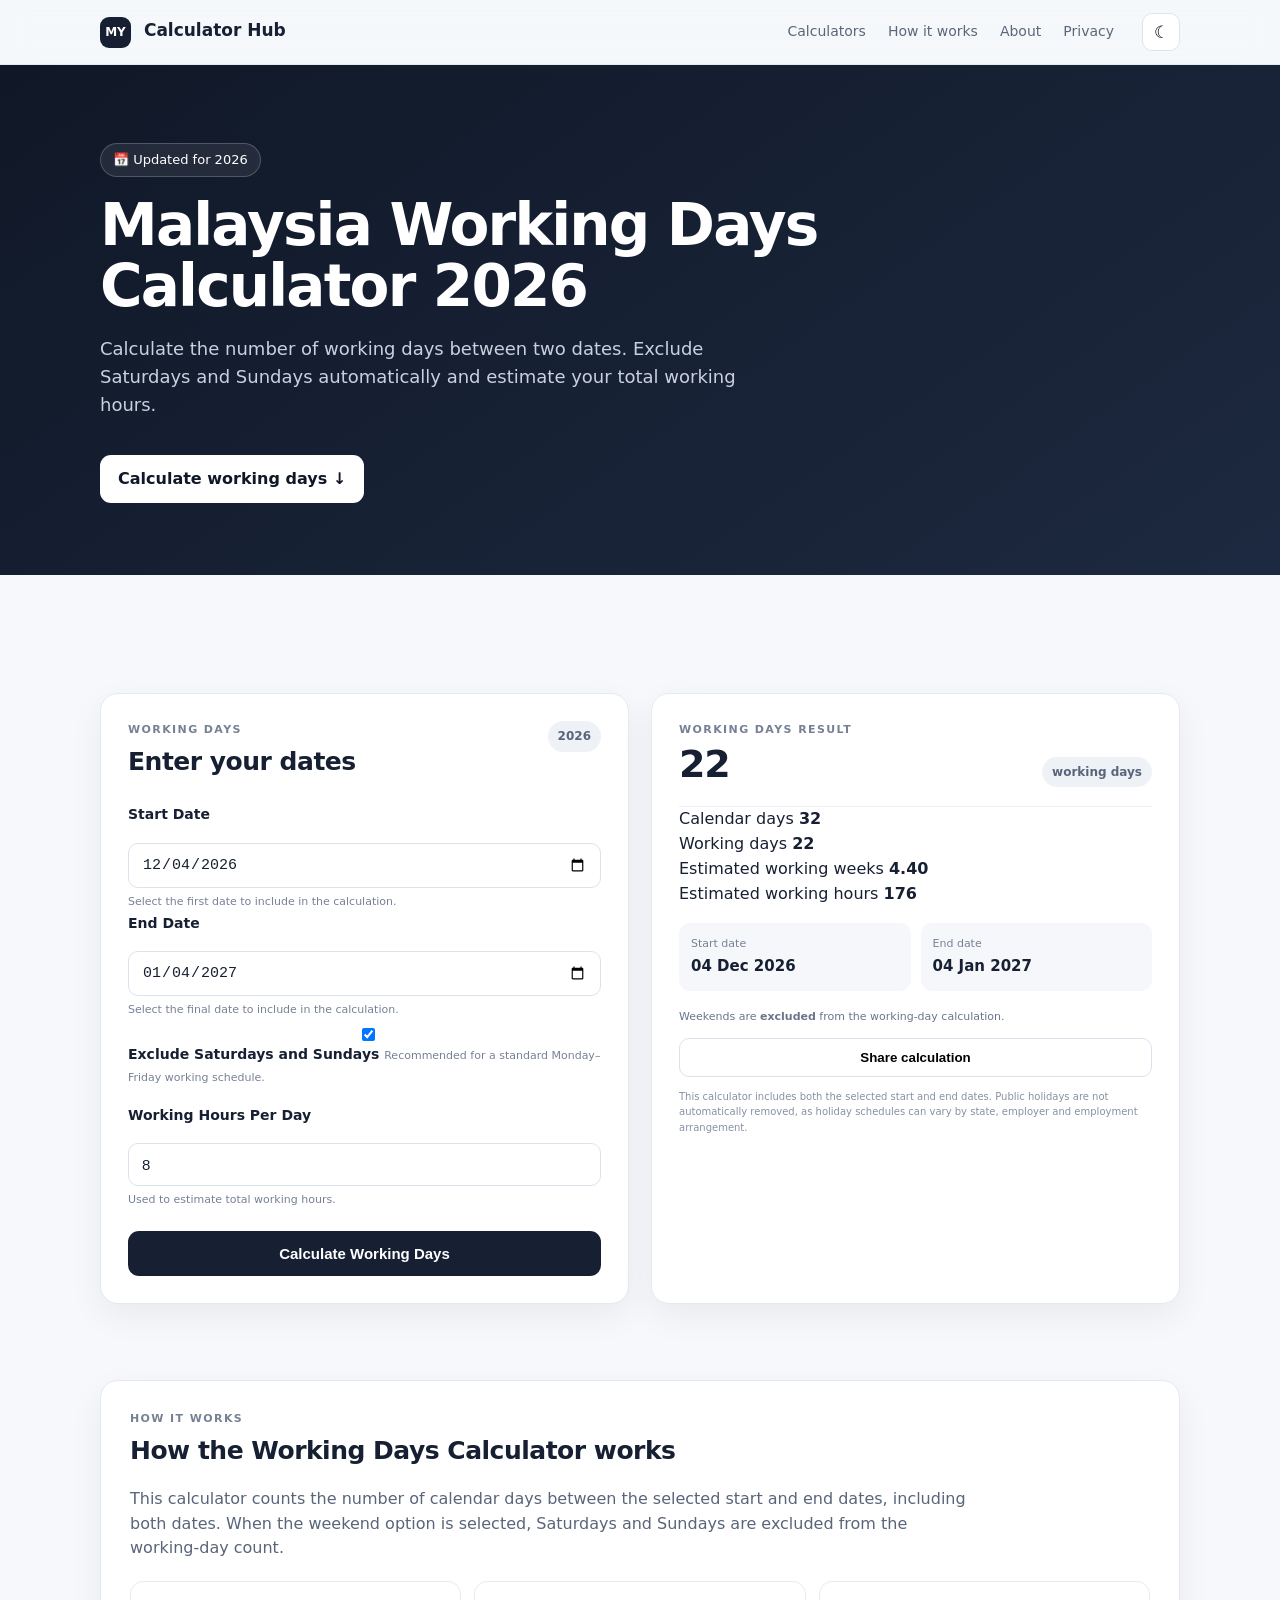
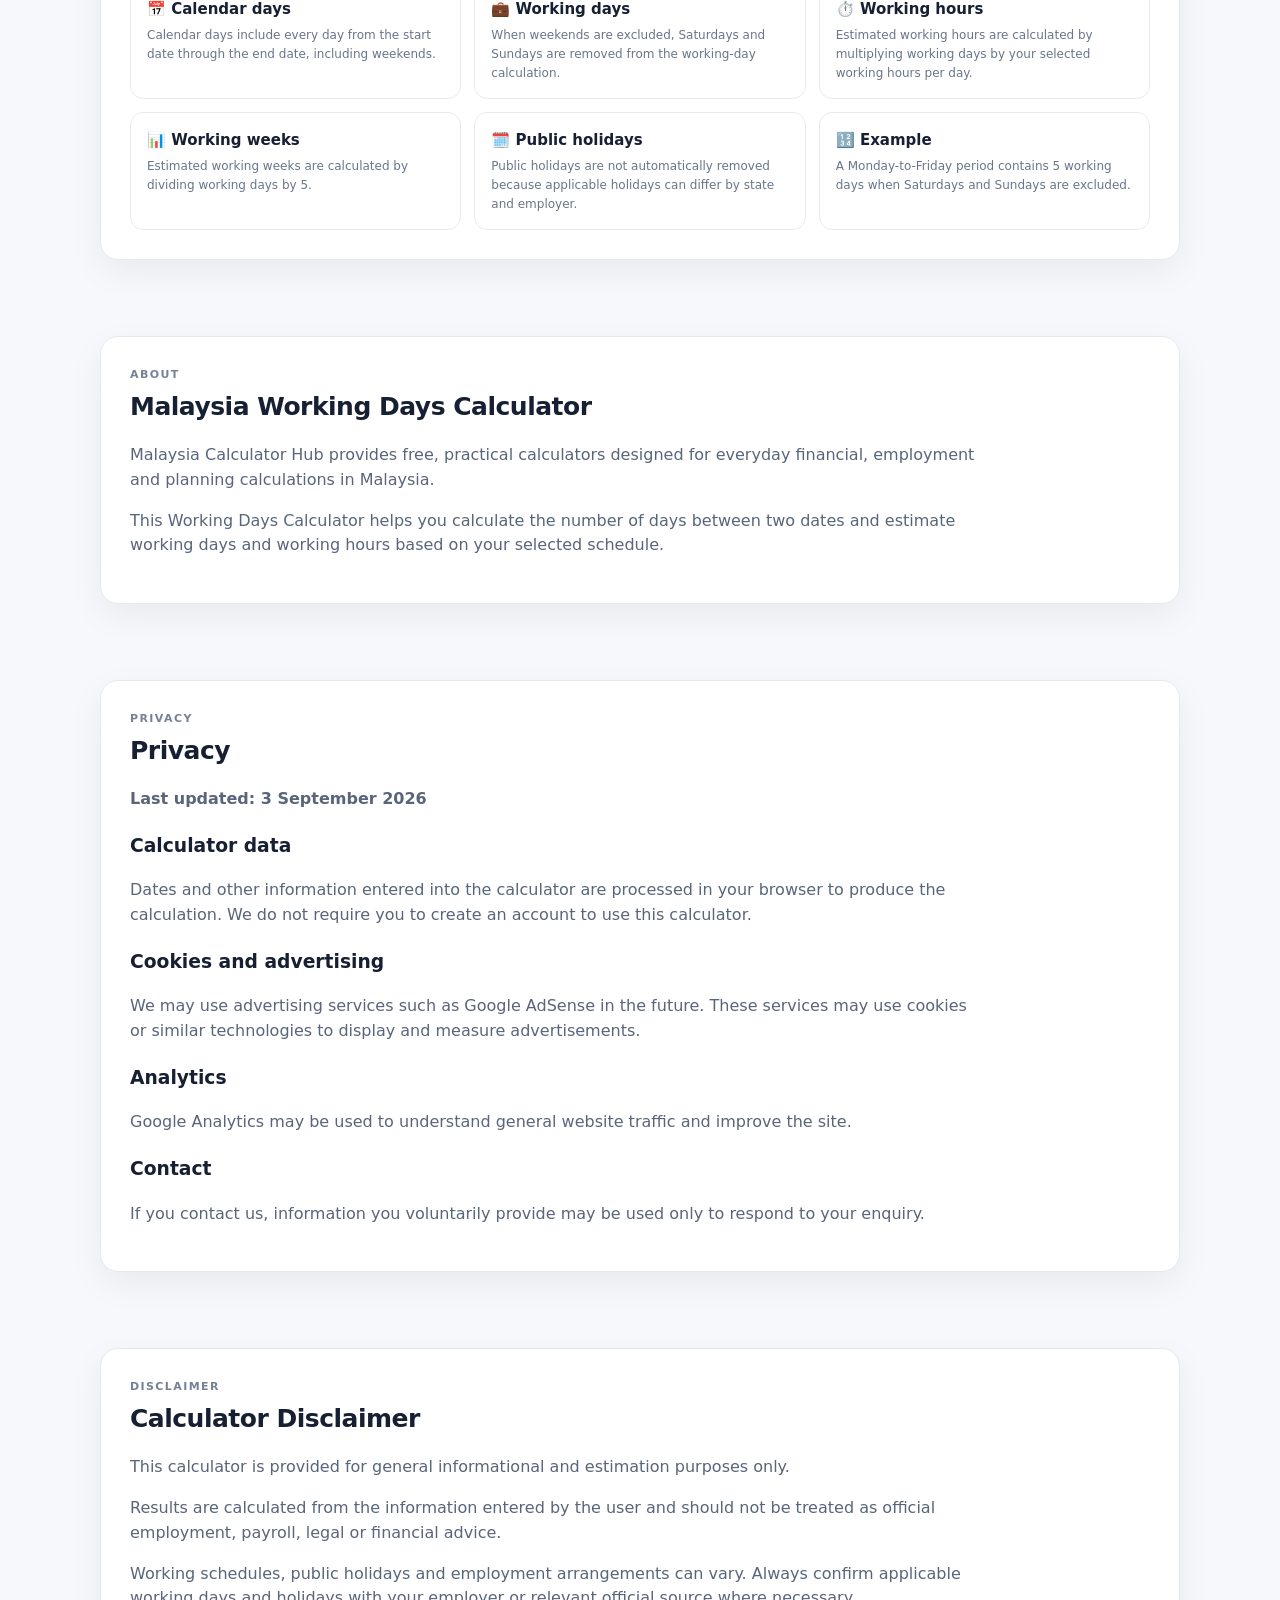
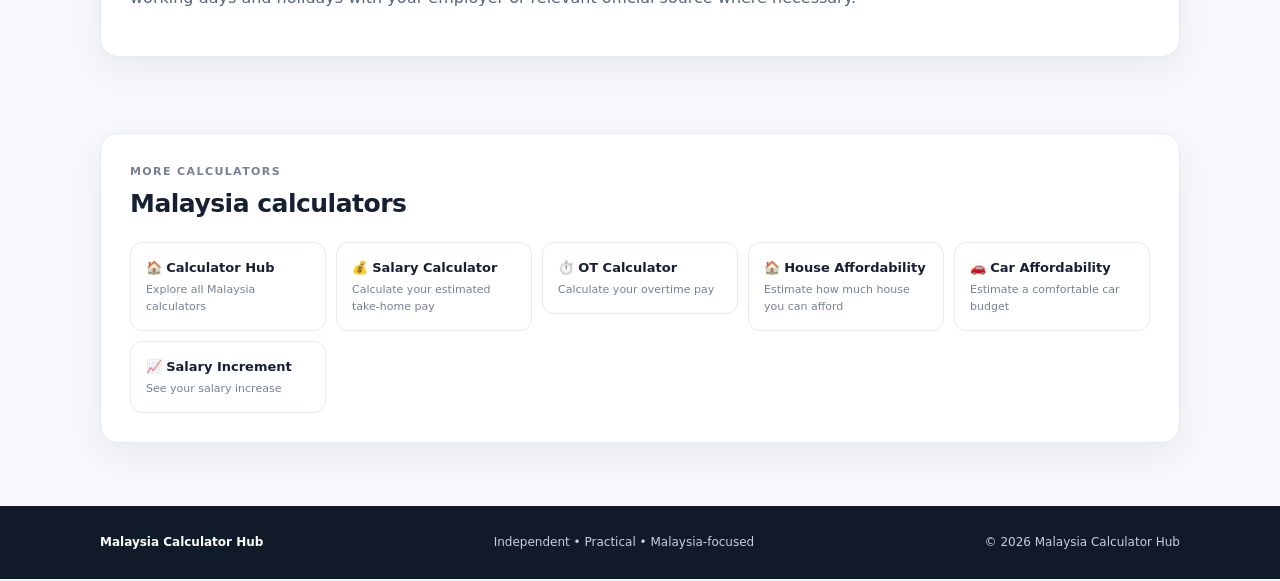
<file: working-days.html>
<!doctype html>
<html lang="en">

<head>

  <!-- Google tag (gtag.js) -->
  <script async src="https://www.googletagmanager.com/gtag/js?id=G-N90MJX0CSD"></script>
  <script>
    window.dataLayer = window.dataLayer || [];
    function gtag(){dataLayer.push(arguments);}
    gtag('js', new Date());

    gtag('config', 'G-N90MJX0CSD');
  </script>

  <meta charset="utf-8">
  <meta name="viewport" content="width=device-width, initial-scale=1">

  <meta
    name="description"
    content="Malaysia Working Days Calculator 2026. Calculate working days between two dates, excluding weekends."
  >

  <meta name="robots" content="index, follow">

  <meta name="theme-color" content="#0f172a">

  <link
    rel="canonical"
    href="https://mycalculatorhub.github.io/working-days.html"
  >

  <title>Malaysia Working Days Calculator 2026 | Working Days Between Dates</title>

  <meta property="og:type" content="website">

  <meta
    property="og:title"
    content="Malaysia Working Days Calculator 2026 | Working Days Between Dates"
  >

  <meta
    property="og:description"
    content="Calculate the number of working days between two dates, excluding weekends."
  >

  <meta
    property="og:url"
    content="https://mycalculatorhub.github.io/working-days.html"
  >

  <meta
    property="og:site_name"
    content="Malaysia Calculator Hub"
  >

  <link rel="stylesheet" href="style.css">

  <!-- AdSense - add publisher code when ready -->
  <!--
  <script async
    src="https://pagead2.googlesyndication.com/pagead/js/adsbygoogle.js?client=YOUR_CLIENT_ID"
    crossorigin="anonymous">
  </script>
  -->

</head>

<body>


  <!-- HEADER -->

  <header class="topbar">

    <div class="nav">

      <a class="brand" href="index.html">
        <span>MY</span> Calculator Hub
      </a>

      <nav>
        <a href="index.html">Calculators</a>
        <a href="#how">How it works</a>
        <a href="#about">About</a>
        <a href="#privacy">Privacy</a>
      </nav>

      <button
        id="themeToggle"
        class="icon-btn"
        aria-label="Toggle dark mode"
      >
        ☾
      </button>

    </div>

  </header>


  <main id="top">


    <!-- HERO -->

    <section class="hero">

      <div class="hero-inner">

        <div class="pill">
          📅 Updated for 2026
        </div>

        <h1>
          Malaysia Working Days Calculator 2026
        </h1>

        <p>
          Calculate the number of working days between two dates.
          Exclude Saturdays and Sundays automatically and estimate
          your total working hours.
        </p>

        <a class="hero-btn" href="#calculator">
          Calculate working days ↓
        </a>

      </div>

    </section>


    <!-- ADVERTISEMENT -->

    <section class="ad-slot" aria-label="Advertisement">

      <span>
        Advertisement
      </span>

      <!-- AdSense ad unit placeholder -->

    </section>


    <!-- CALCULATOR -->

    <section id="calculator" class="section">

      <div class="calculator-grid">


        <!-- INPUT CARD -->

        <div class="card input-card">

          <div class="section-head">

            <div>

              <div class="eyebrow">
                WORKING DAYS
              </div>

              <h2>
                Enter your dates
              </h2>

            </div>

            <div class="year-badge">
              2026
            </div>

          </div>


          <!-- START DATE -->

          <label for="startDate">
            Start Date
          </label>

          <input
            type="date"
            id="startDate"
          >

          <small>
            Select the first date to include in the calculation.
          </small>


          <!-- END DATE -->

          <label for="endDate">
            End Date
          </label>

          <input
            type="date"
            id="endDate"
          >

          <small>
            Select the final date to include in the calculation.
          </small>


          <!-- WEEKENDS -->

          <label class="check-row">

            <input
              type="checkbox"
              id="excludeWeekends"
              checked
            >

            <span>
              <strong>
                Exclude Saturdays and Sundays
              </strong>

              <small>
                Recommended for a standard Monday–Friday working schedule.
              </small>
            </span>

          </label>


          <!-- HOURS -->

          <label for="hoursPerDay">
            Working Hours Per Day
          </label>

          <input
            type="number"
            id="hoursPerDay"
            min="0"
            step="0.5"
            value="8"
          >

          <small>
            Used to estimate total working hours.
          </small>


          <button
            type="button"
            id="calculateBtn"
            class="calculate-btn"
          >
            Calculate Working Days
          </button>

        </div>


        <!-- RESULT CARD -->

        <div
          class="card result-card"
          id="results"
        >

          <div class="result-top">

            <div>

              <div class="eyebrow">
                WORKING DAYS RESULT
              </div>

              <div
                class="take-home"
                id="workingDays"
              >
                0
              </div>

            </div>

            <div class="mini-chip">
              working days
            </div>

          </div>


          <!-- CALENDAR DAYS -->

          <div class="breakdown-row">

            <span>
              Calendar days
            </span>

            <strong id="calendarDays">
              0
            </strong>

          </div>


          <!-- WORKING DAYS -->

          <div class="breakdown-row">

            <span>
              Working days
            </span>

            <strong id="workingDaysBreakdown">
              0
            </strong>

          </div>


          <!-- WORKING WEEKS -->

          <div class="breakdown-row">

            <span>
              Estimated working weeks
            </span>

            <strong id="workingWeeks">
              0.00
            </strong>

          </div>


          <!-- WORKING HOURS -->

          <div class="breakdown-row">

            <span>
              Estimated working hours
            </span>

            <strong id="workingHours">
              0
            </strong>

          </div>


          <!-- SUMMARY -->

          <div class="annual-grid">

            <div>

              <span>
                Start date
              </span>

              <strong id="startDateResult">
                —
              </strong>

            </div>

            <div>

              <span>
                End date
              </span>

              <strong id="endDateResult">
                —
              </strong>

            </div>

          </div>


          <div class="result-note">

            Weekends are
            <strong id="weekendMessage">
              excluded
            </strong>
            from the working-day calculation.

          </div>


          <button
            type="button"
            id="shareBtn"
            class="share-btn"
          >
            Share calculation
          </button>


          <p class="disclaimer">

            This calculator includes both the selected start and
            end dates. Public holidays are not automatically removed,
            as holiday schedules can vary by state, employer and
            employment arrangement.

          </p>

        </div>

      </div>

    </section>


    <!-- HOW IT WORKS -->

    <section
      class="section"
      id="how"
    >

      <div class="content-card">

        <div class="eyebrow">
          HOW IT WORKS
        </div>

        <h2>
          How the Working Days Calculator works
        </h2>

        <p>
          This calculator counts the number of calendar days between
          the selected start and end dates, including both dates.
          When the weekend option is selected, Saturdays and Sundays
          are excluded from the working-day count.
        </p>


        <div class="info-grid">


          <article>

            <h3>
              📅 Calendar days
            </h3>

            <p>
              Calendar days include every day from the start date
              through the end date, including weekends.
            </p>

          </article>


          <article>

            <h3>
              💼 Working days
            </h3>

            <p>
              When weekends are excluded, Saturdays and Sundays
              are removed from the working-day calculation.
            </p>

          </article>


          <article>

            <h3>
              ⏱️ Working hours
            </h3>

            <p>
              Estimated working hours are calculated by multiplying
              working days by your selected working hours per day.
            </p>

          </article>


          <article>

            <h3>
              📊 Working weeks
            </h3>

            <p>
              Estimated working weeks are calculated by dividing
              working days by 5.
            </p>

          </article>


          <article>

            <h3>
              🗓️ Public holidays
            </h3>

            <p>
              Public holidays are not automatically removed because
              applicable holidays can differ by state and employer.
            </p>

          </article>


          <article>

            <h3>
              🔢 Example
            </h3>

            <p>
              A Monday-to-Friday period contains 5 working days when
              Saturdays and Sundays are excluded.
            </p>

          </article>


        </div>

      </div>

    </section>


    <!-- ABOUT -->

    <section
      class="section"
      id="about"
    >

      <div class="content-card">

        <div class="eyebrow">
          ABOUT
        </div>

        <h2>
          Malaysia Working Days Calculator
        </h2>

        <p>
          Malaysia Calculator Hub provides free, practical calculators
          designed for everyday financial, employment and planning
          calculations in Malaysia.
        </p>

        <p>
          This Working Days Calculator helps you calculate the number
          of days between two dates and estimate working days and
          working hours based on your selected schedule.
        </p>

      </div>

    </section>


    <!-- PRIVACY -->

    <section
      class="section"
      id="privacy"
    >

      <div class="content-card">

        <div class="eyebrow">
          PRIVACY
        </div>

        <h2>
          Privacy
        </h2>

        <p>
          <strong>
            Last updated: 3 September 2026
          </strong>
        </p>

        <h3>
          Calculator data
        </h3>

        <p>
          Dates and other information entered into the calculator
          are processed in your browser to produce the calculation.
          We do not require you to create an account to use this
          calculator.
        </p>

        <h3>
          Cookies and advertising
        </h3>

        <p>
          We may use advertising services such as Google AdSense in
          the future. These services may use cookies or similar
          technologies to display and measure advertisements.
        </p>

        <h3>
          Analytics
        </h3>

        <p>
          Google Analytics may be used to understand general website
          traffic and improve the site.
        </p>

        <h3>
          Contact
        </h3>

        <p>
          If you contact us, information you voluntarily provide may
          be used only to respond to your enquiry.
        </p>

      </div>

    </section>


    <!-- DISCLAIMER -->

    <section class="section">

      <div class="content-card">

        <div class="eyebrow">
          DISCLAIMER
        </div>

        <h2>
          Calculator Disclaimer
        </h2>

        <p>
          This calculator is provided for general informational and
          estimation purposes only.
        </p>

        <p>
          Results are calculated from the information entered by the
          user and should not be treated as official employment,
          payroll, legal or financial advice.
        </p>

        <p>
          Working schedules, public holidays and employment arrangements
          can vary. Always confirm applicable working days and holidays
          with your employer or relevant official source where necessary.
        </p>

      </div>

    </section>


    <!-- MORE CALCULATORS -->

    <section class="section">

      <div class="content-card">

        <div class="eyebrow">
          MORE CALCULATORS
        </div>

        <h2>
          Malaysia calculators
        </h2>

        <div class="coming-grid">


          <a
            href="index.html"
            style="text-decoration:none;color:inherit;"
          >

            <div>

              <span>
                🏠
              </span>

              <b>
                Calculator Hub
              </b>

              <small>
                Explore all Malaysia calculators
              </small>

            </div>

          </a>


          <a
            href="salary-calculator.html"
            style="text-decoration:none;color:inherit;"
          >

            <div>

              <span>
                💰
              </span>

              <b>
                Salary Calculator
              </b>

              <small>
                Calculate your estimated take-home pay
              </small>

            </div>

          </a>


          <a
            href="ot-calculator.html"
            style="text-decoration:none;color:inherit;"
          >

            <div>

              <span>
                ⏱️
              </span>

              <b>
                OT Calculator
              </b>

              <small>
                Calculate your overtime pay
              </small>

            </div>

          </a>


          <a
            href="house-affordability.html"
            style="text-decoration:none;color:inherit;"
          >

            <div>

              <span>
                🏠
              </span>

              <b>
                House Affordability
              </b>

              <small>
                Estimate how much house you can afford
              </small>

            </div>

          </a>


          <a
            href="car-affordability.html"
            style="text-decoration:none;color:inherit;"
          >

            <div>

              <span>
                🚗
              </span>

              <b>
                Car Affordability
              </b>

              <small>
                Estimate a comfortable car budget
              </small>

            </div>

          </a>


          <a
            href="salary-increment.html"
            style="text-decoration:none;color:inherit;"
          >

            <div>

              <span>
                📈
              </span>

              <b>
                Salary Increment
              </b>

              <small>
                See your salary increase
              </small>

            </div>

          </a>


        </div>

      </div>

    </section>


  </main>


  <!-- FOOTER -->

  <footer>

    <div class="footer-inner">

      <b>
        Malaysia Calculator Hub
      </b>

      <span>
        Independent • Practical • Malaysia-focused
      </span>

      <span>
        © 2026 Malaysia Calculator Hub
      </span>

    </div>

  </footer>


  <!-- WORKING DAYS CALCULATOR SCRIPT -->

  <script>


    function calculateWorkingDays() {

      const startInput =
        document.getElementById("startDate").value;

      const endInput =
        document.getElementById("endDate").value;

      const excludeWeekends =
        document.getElementById("excludeWeekends").checked;


      let hoursPerDay =
        parseFloat(
          document.getElementById("hoursPerDay").value
        );


      if (!startInput || !endInput) {

        document.getElementById("workingDays").textContent = "0";
        document.getElementById("workingDaysBreakdown").textContent = "0";
        document.getElementById("calendarDays").textContent = "0";
        document.getElementById("workingWeeks").textContent = "0.00";
        document.getElementById("workingHours").textContent = "0";
        document.getElementById("startDateResult").textContent = "—";
        document.getElementById("endDateResult").textContent = "—";

        return;

      }


      if (
        isNaN(hoursPerDay) ||
        hoursPerDay < 0
      ) {

        hoursPerDay = 0;

        document.getElementById("hoursPerDay").value = 0;

      }


      const startDate =
        new Date(startInput + "T00:00:00");


      const endDate =
        new Date(endInput + "T00:00:00");


      if (endDate < startDate) {

        document.getElementById("workingDays").textContent = "0";
        document.getElementById("workingDaysBreakdown").textContent = "0";
        document.getElementById("calendarDays").textContent = "0";
        document.getElementById("workingWeeks").textContent = "0.00";
        document.getElementById("workingHours").textContent = "0";

        return;

      }


      let calendarDays = 0;

      let workingDays = 0;


      const currentDate =
        new Date(startDate);


      while (currentDate <= endDate) {

        calendarDays++;


        const day =
          currentDate.getDay();


        if (
          !excludeWeekends ||
          (day !== 0 && day !== 6)
        ) {

          workingDays++;

        }


        currentDate.setDate(
          currentDate.getDate() + 1
        );

      }


      const workingWeeks =
        workingDays / 5;


      const workingHours =
        workingDays * hoursPerDay;


      document.getElementById("workingDays").textContent =
        workingDays;


      document.getElementById("workingDaysBreakdown").textContent =
        workingDays;


      document.getElementById("calendarDays").textContent =
        calendarDays;


      document.getElementById("workingWeeks").textContent =
        workingWeeks.toFixed(2);


      document.getElementById("workingHours").textContent =
        workingHours.toLocaleString(
          "en-MY",
          {
            maximumFractionDigits: 2
          }
        );


      document.getElementById("startDateResult").textContent =
        formatDisplayDate(startDate);


      document.getElementById("endDateResult").textContent =
        formatDisplayDate(endDate);


      document.getElementById("weekendMessage").textContent =
        excludeWeekends
          ? "excluded"
          : "included";

    }


    function formatDisplayDate(date) {

      return date.toLocaleDateString(
        "en-MY",
        {
          day: "2-digit",
          month: "short",
          year: "numeric"
        }
      );

    }


    /* Calculate button */

    document
      .getElementById("calculateBtn")
      .addEventListener(
        "click",
        calculateWorkingDays
      );


    /* Auto-calculate when inputs change */

    document
      .getElementById("startDate")
      .addEventListener(
        "change",
        calculateWorkingDays
      );


    document
      .getElementById("endDate")
      .addEventListener(
        "change",
        calculateWorkingDays
      );


    document
      .getElementById("excludeWeekends")
      .addEventListener(
        "change",
        calculateWorkingDays
      );


    document
      .getElementById("hoursPerDay")
      .addEventListener(
        "input",
        calculateWorkingDays
      );


    /* Share calculation */

    document
      .getElementById("shareBtn")
      .addEventListener(
        "click",
        async function () {

          const start =
            document.getElementById("startDate").value;

          const end =
            document.getElementById("endDate").value;

          const workingDays =
            document.getElementById("workingDays").textContent;

          const calendarDays =
            document.getElementById("calendarDays").textContent;

          const workingHours =
            document.getElementById("workingHours").textContent;


          const shareText =
            "Malaysia Working Days Calculator 2026\n\n" +
            "Start Date: " + start + "\n" +
            "End Date: " + end + "\n" +
            "Working Days: " + workingDays + "\n" +
            "Calendar Days: " + calendarDays + "\n" +
            "Working Hours: " + workingHours + "\n\n" +
            "Calculate yours at:\n" +
            "https://mycalculatorhub.github.io/working-days.html";


          try {

            await navigator.clipboard.writeText(
              shareText
            );

            this.textContent =
              "Copied!";


            setTimeout(() => {

              this.textContent =
                "Share calculation";

            }, 1800);


          } catch (error) {

            alert(
              "Unable to copy the calculation."
            );

          }

        }
      );


    /* Dark mode */

    const themeToggle =
      document.getElementById("themeToggle");


    function applyTheme(theme) {

      document.documentElement.setAttribute(
        "data-theme",
        theme
      );


      themeToggle.textContent =
        theme === "dark"
          ? "☀"
          : "☾";

    }


    const savedTheme =
      localStorage.getItem("mch-theme");


    if (savedTheme) {

      applyTheme(savedTheme);

    } else {

      applyTheme("light");

    }


    themeToggle.addEventListener(
      "click",
      function () {

        const currentTheme =
          document.documentElement.getAttribute(
            "data-theme"
          );


        const newTheme =
          currentTheme === "dark"
            ? "light"
            : "dark";


        localStorage.setItem(
          "mch-theme",
          newTheme
        );


        applyTheme(newTheme);

      }
    );


    /* Default dates */

    function setDefaultDates() {

      const today =
        new Date();


      const nextMonth =
        new Date(today);


      nextMonth.setMonth(
        nextMonth.getMonth() + 1
      );


      function formatInputDate(date) {

        const year =
          date.getFullYear();


        const month =
          String(
            date.getMonth() + 1
          ).padStart(2, "0");


        const day =
          String(
            date.getDate()
          ).padStart(2, "0");


        return (
          year +
          "-" +
          month +
          "-" +
          day
        );

      }


      document.getElementById("startDate").value =
        formatInputDate(today);


      document.getElementById("endDate").value =
        formatInputDate(nextMonth);


      calculateWorkingDays();

    }


    setDefaultDates();

  </script>

</body>
</html>
</file>
<file: style.css>
*{box-sizing:border-box}html{scroll-behavior:smooth}body{margin:0;font-family:Inter,ui-sans-serif,system-ui,-apple-system,BlinkMacSystemFont,"Segoe UI",sans-serif;background:#f6f8fb;color:#172033;line-height:1.55}a{color:inherit;text-decoration:none}.topbar{position:sticky;top:0;z-index:20;background:rgba(246,248,251,.9);backdrop-filter:blur(14px);border-bottom:1px solid #e5e9f0}.nav{max-width:1120px;margin:auto;padding:13px 20px;display:flex;align-items:center;gap:28px}.brand{font-weight:800;font-size:17px;margin-right:auto}.brand span{display:inline-grid;place-items:center;background:#172033;color:#fff;border-radius:9px;width:31px;height:31px;margin-right:7px;font-size:12px}.nav nav{display:flex;gap:22px;font-size:14px;color:#5c6679}.nav nav a:hover{color:#172033}.icon-btn{border:1px solid #dfe4ec;background:#fff;border-radius:10px;width:38px;height:38px;font-size:17px;cursor:pointer}.hero{background:linear-gradient(145deg,#101827,#1d2940);color:white}.hero-inner{max-width:1120px;margin:auto;padding:78px 20px 72px}.pill{display:inline-block;border:1px solid rgba(255,255,255,.2);background:rgba(255,255,255,.08);padding:6px 12px;border-radius:999px;font-size:13px}.hero h1{font-size:clamp(34px,6vw,58px);line-height:1.05;max-width:760px;margin:18px 0 15px;letter-spacing:-1.8px}.hero p{max-width:650px;color:#c9d1df;font-size:18px}.hero-btn{display:inline-block;margin-top:18px;background:#fff;color:#101827;padding:12px 18px;border-radius:11px;font-weight:750}.section{max-width:1120px;margin:0 auto;padding:38px 20px}.calculator-grid{display:grid;grid-template-columns:1fr 1fr;gap:22px;margin-top:-35px;position:relative}.card,.content-card{background:#fff;border:1px solid #e5e9f0;border-radius:18px;box-shadow:0 12px 35px rgba(15,23,42,.06)}.card{padding:27px}.input-card{align-self:start}.result-card{position:sticky;top:82px}.section-head{display:flex;justify-content:space-between;align-items:start;margin-bottom:22px}.eyebrow{font-size:11px;letter-spacing:1.4px;font-weight:800;color:#778196;margin:0 0 5px}.section h2,.content-card h2{margin:0;font-size:25px;letter-spacing:-.5px}.year-badge,.mini-chip{background:#eef2f7;color:#59657a;border-radius:999px;padding:6px 10px;font-size:12px;font-weight:700}label{display:block;font-size:14px;font-weight:700;margin:0 0 17px}input,select{display:block;width:100%;margin-top:7px;border:1px solid #dce2eb;border-radius:10px;background:#fff;color:#172033;padding:12px 13px;font-size:15px;outline:none}input:focus,select:focus{border-color:#7586a3;box-shadow:0 0 0 3px rgba(117,134,163,.12)}small{font-size:11px;color:#778196;font-weight:500}.notice{font-size:12px;line-height:1.5;padding:11px 12px;background:#fff7e6;border:1px solid #f0d79d;color:#71551d;border-radius:10px;margin:-4px 0 18px}.hidden{display:none!important}.field-group{margin:4px 0 18px}.label-row{display:flex;justify-content:space-between;gap:10px;font-size:14px;font-weight:750;margin-bottom:8px}.help{font-size:11px;color:#8a94a6;font-weight:500}.radio-grid{display:grid;grid-template-columns:1fr 1fr;gap:9px}.radio-card{margin:0;cursor:pointer}.radio-card input{display:none}.radio-card span{display:block;border:1px solid #dce2eb;border-radius:11px;padding:11px 12px;background:#fff}.radio-card input:checked+span{border-color:#7a8aa6;background:#f4f6fa}.radio-card b,.radio-card small{display:block}.radio-card b{font-size:13px}.sub-options{padding:12px;background:#f7f9fc;border-radius:11px;margin-bottom:15px}.advanced{border-top:1px solid #edf0f4;padding-top:15px;margin-top:3px}.advanced summary,.employer summary{cursor:pointer;font-weight:750;font-size:13px}.advanced summary span{float:right;color:#8993a5;font-weight:500}.advanced-grid{display:grid;grid-template-columns:1fr 1fr;gap:12px;margin-top:15px}.advanced-grid label{margin:0}.advanced-note{font-size:11px;color:#778196;margin:12px 0 0}.calculate-btn{width:100%;border:0;border-radius:11px;background:#172033;color:#fff;padding:14px 16px;font-size:15px;font-weight:800;cursor:pointer;margin-top:20px}.calculate-btn:hover{opacity:.92}.result-top{display:flex;align-items:end;justify-content:space-between;border-bottom:1px solid #edf0f4;padding-bottom:19px}.take-home{font-size:38px;font-weight:850;letter-spacing:-1.3px;line-height:1.15}.breakdown{margin:8px 0}.row{display:flex;justify-content:space-between;align-items:center;padding:10px 0;font-size:14px;border-bottom:1px solid #f0f2f6}.row span{color:#5d687b}.row strong{font-variant-numeric:tabular-nums}.row.total{border-top:1px solid #dfe4ec;border-bottom:0;margin-top:4px;padding-top:13px;font-weight:800}.row.total span{color:#172033}.annual-grid{display:grid;grid-template-columns:1fr 1fr;gap:10px;margin:17px 0}.annual-grid div{background:#f5f7fa;border-radius:11px;padding:12px}.annual-grid span,.annual-grid strong{display:block}.annual-grid span{font-size:11px;color:#778196}.annual-grid strong{font-size:15px;margin-top:3px}.result-note{font-size:11px;color:#69758a}.employer{border-top:1px solid #edf0f4;padding-top:14px;margin-top:12px}.raise-box{margin-top:18px;border:1px dashed #cfd6e1;border-radius:12px;padding:13px;display:flex;justify-content:space-between;gap:12px;align-items:center}.raise-box span,.raise-box small{display:block}.raise-box span{font-size:13px;font-weight:750}.raise-box strong{font-size:19px}.share-btn{width:100%;background:#fff;border:1px solid #dce2eb;border-radius:10px;padding:11px;margin-top:13px;font-weight:750;cursor:pointer}.disclaimer{font-size:10px;color:#8791a2;margin:12px 0 0}.content-card{padding:29px}.content-card>p:not(.eyebrow){max-width:850px;color:#59657a}.info-grid{display:grid;grid-template-columns:repeat(3,1fr);gap:13px;margin-top:20px}.info-grid article{border:1px solid #e7ebf1;border-radius:13px;padding:16px}.info-grid h3{margin:0 0 5px;font-size:15px}.info-grid p{margin:0;font-size:12px;color:#69758a}.coming-grid{display:grid;grid-template-columns:repeat(5,1fr);gap:10px;margin-top:18px}.coming-grid div{border:1px solid #e5e9f0;border-radius:12px;padding:15px;font-size:13px}.coming-grid small{display:block;margin-top:3px}.ad-slot{max-width:1120px;height:90px;margin:25px auto 0;padding:15px 20px;display:flex;justify-content:center;align-items:center;color:#a1a9b7;font-size:10px;letter-spacing:.7px;text-transform:uppercase}.ad-slot span{display:none}footer{background:#111a29;color:#c8d0dd;margin-top:25px}.footer-inner{max-width:1120px;margin:auto;padding:27px 20px;display:flex;gap:20px;justify-content:space-between;flex-wrap:wrap;font-size:12px}.footer-inner b{color:#fff}body.dark{background:#0d1420;color:#edf1f7}body.dark .topbar{background:rgba(13,20,32,.9);border-color:#263142}body.dark .card,body.dark .content-card,body.dark input,body.dark select,body.dark .radio-card span,body.dark .icon-btn,body.dark .share-btn{background:#141d2b;color:#edf1f7;border-color:#2a3547}body.dark .nav nav,body.dark .row span,body.dark .content-card>p:not(.eyebrow),body.dark .info-grid p,body.dark .result-note,body.dark small{color:#9da9bb}body.dark .brand span{background:#fff;color:#111a29}body.dark .year-badge,body.dark .mini-chip,body.dark .annual-grid div{background:#1c2737;color:#b6c0cf}body.dark .row{border-color:#263142}body.dark .radio-card input:checked+span{background:#1d293a}body.dark .advanced{border-color:#263142}body.dark .sub-options{background:#111a27}.dark .content-card{}.hidden{display:none!important}@media(max-width:850px){.nav nav{display:none}.calculator-grid{grid-template-columns:1fr}.result-card{position:static}.info-grid{grid-template-columns:1fr 1fr}.coming-grid{grid-template-columns:1fr 1fr}.hero-inner{padding-top:58px}.calculator-grid{margin-top:-20px}}@media(max-width:600px){.section{padding:25px 14px}.card,.content-card{padding:21px;border-radius:15px}.hero-inner{padding:52px 18px 58px}.hero h1{font-size:38px}.hero p{font-size:16px}.take-home{font-size:32px}.info-grid,.advanced-grid{grid-template-columns:1fr}.coming-grid{grid-template-columns:1fr 1fr}.nav{padding:10px 14px}.ad-slot{height:60px}.annual-grid{gap:7px}.footer-inner{padding:24px 14px;flex-direction:column;gap:7px}}
</file>
